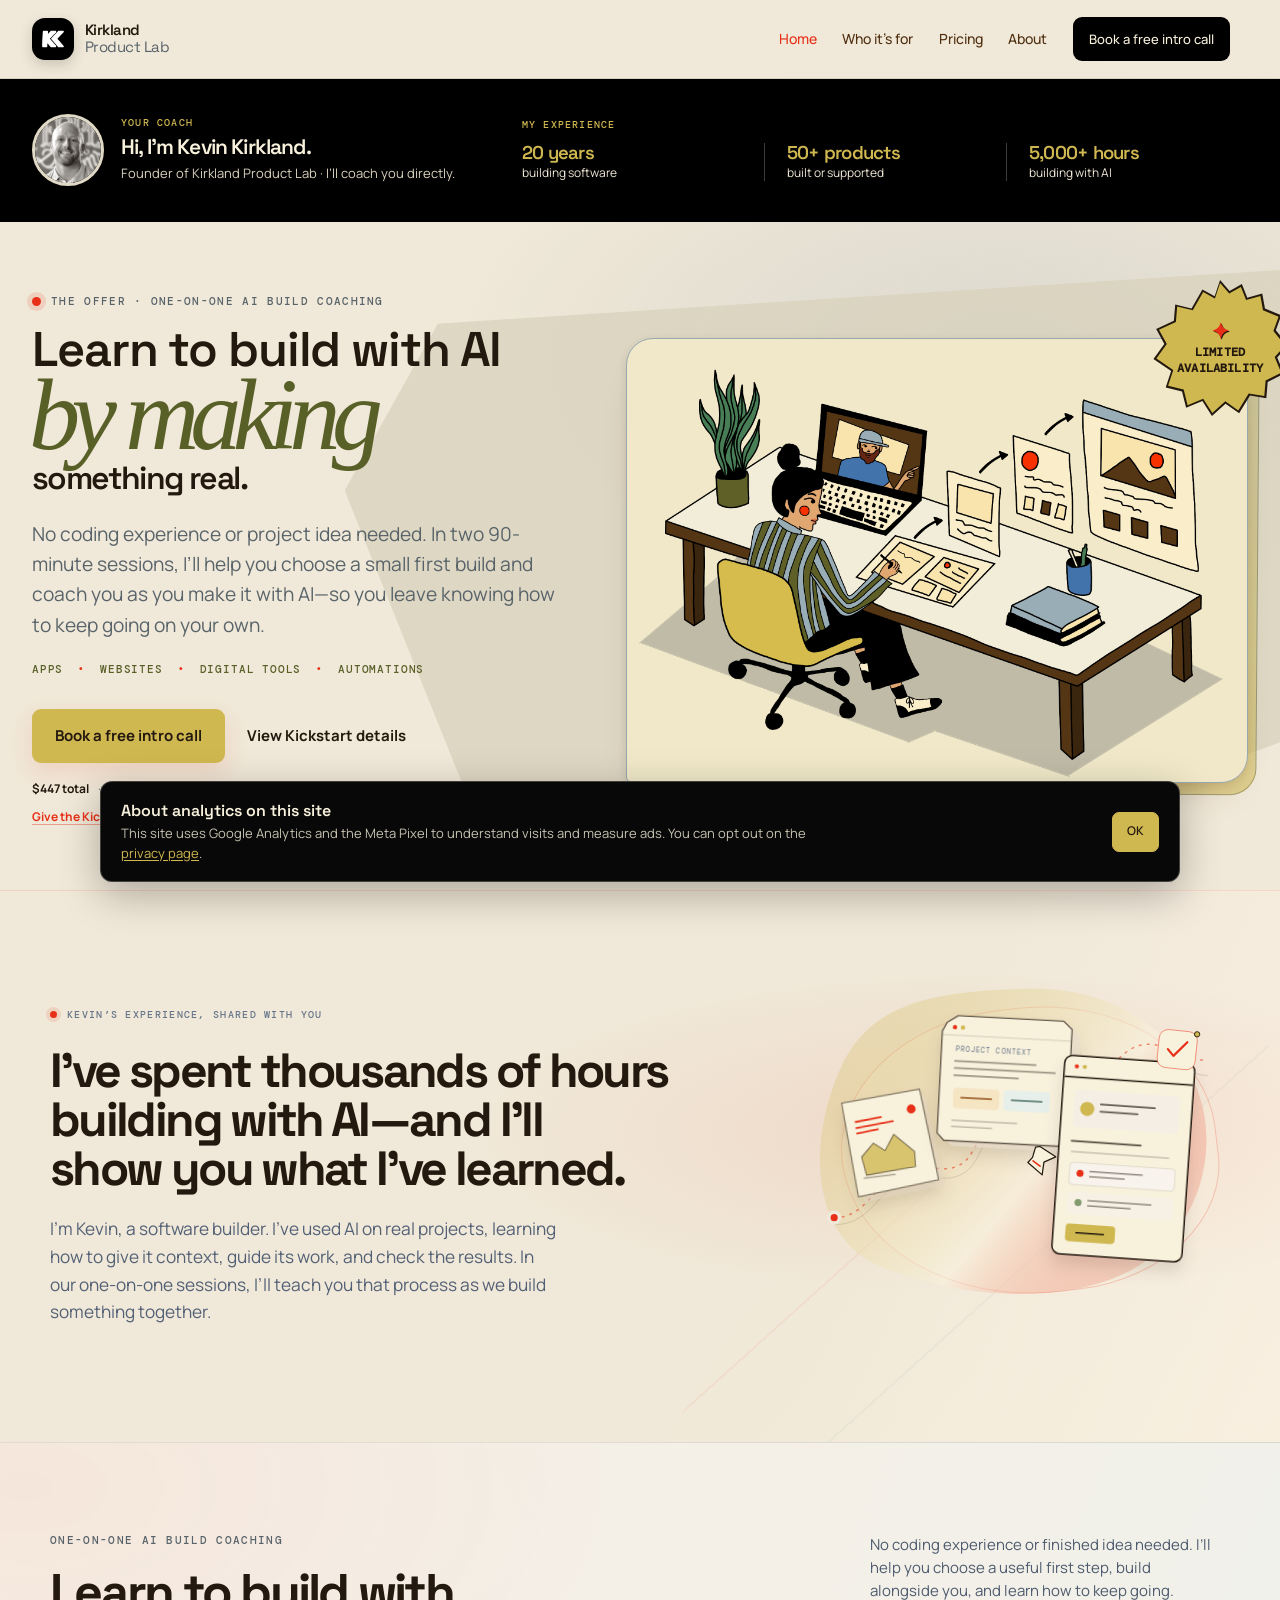
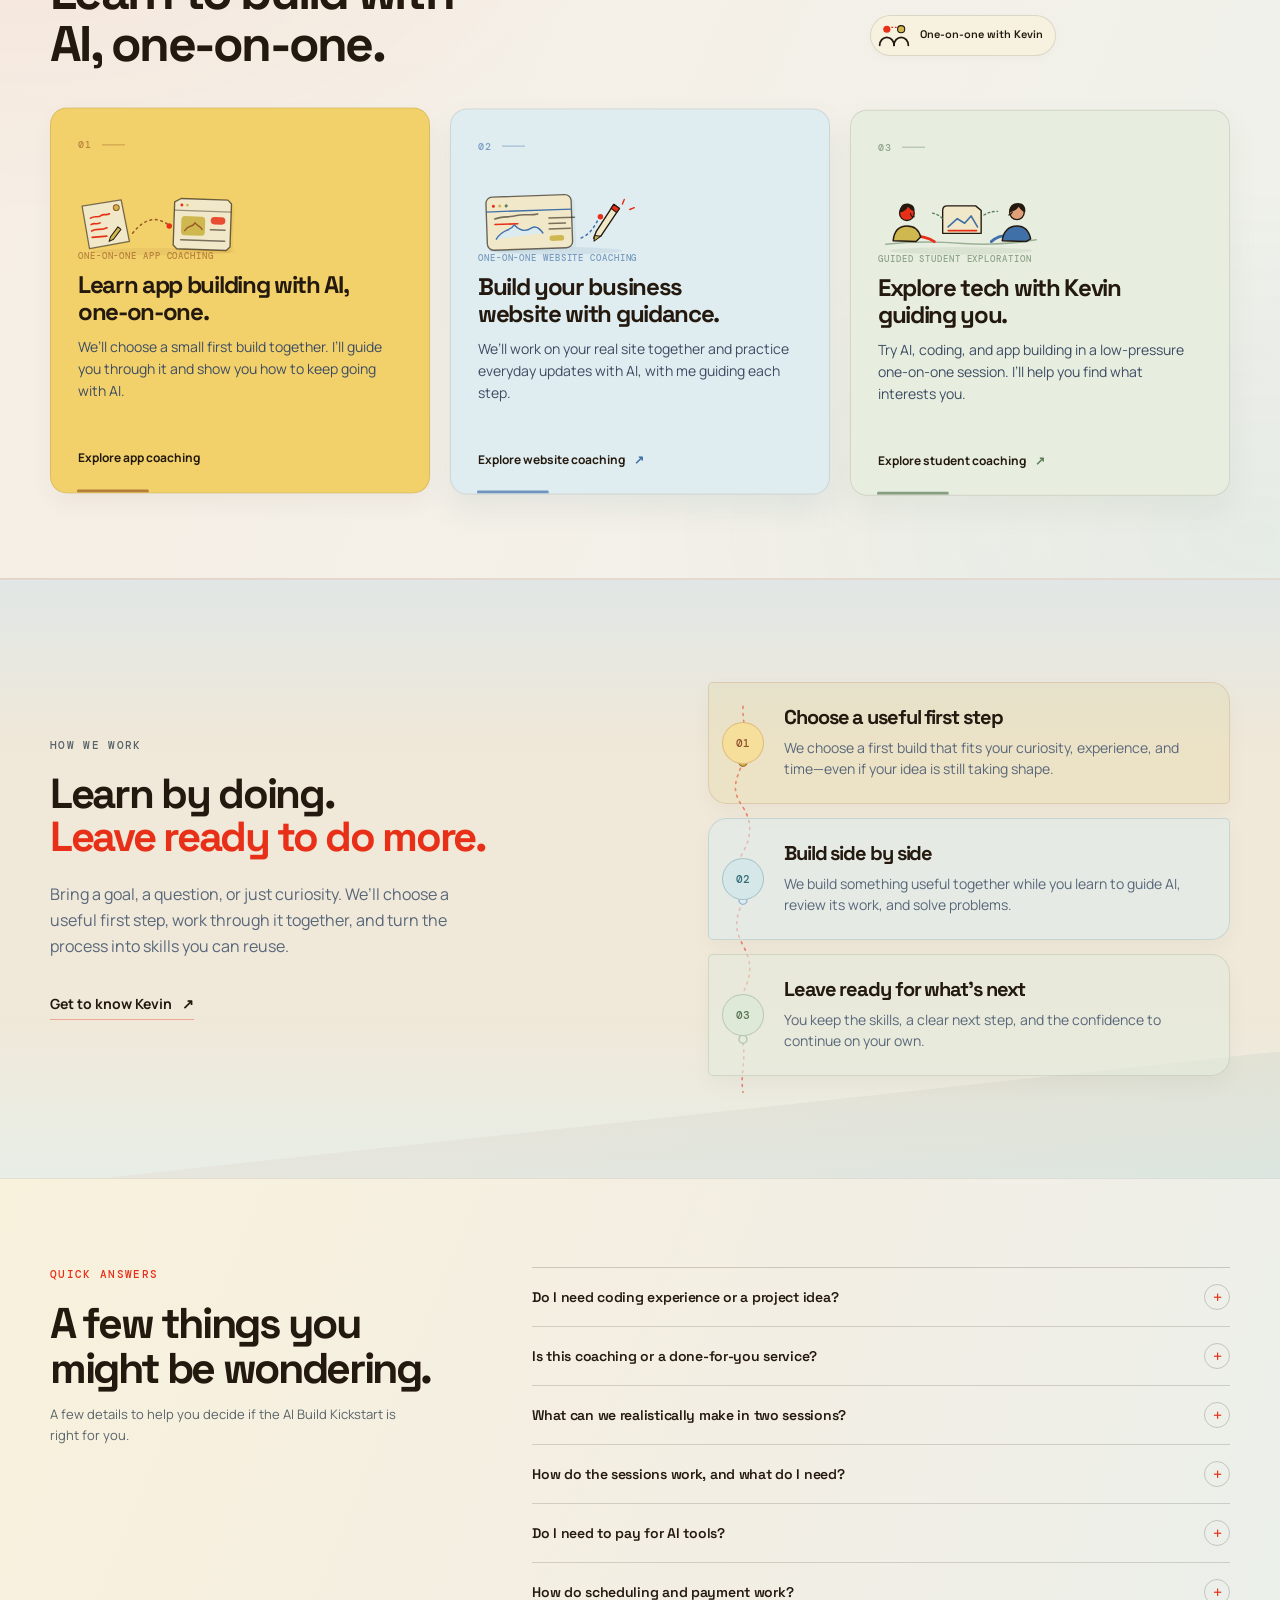
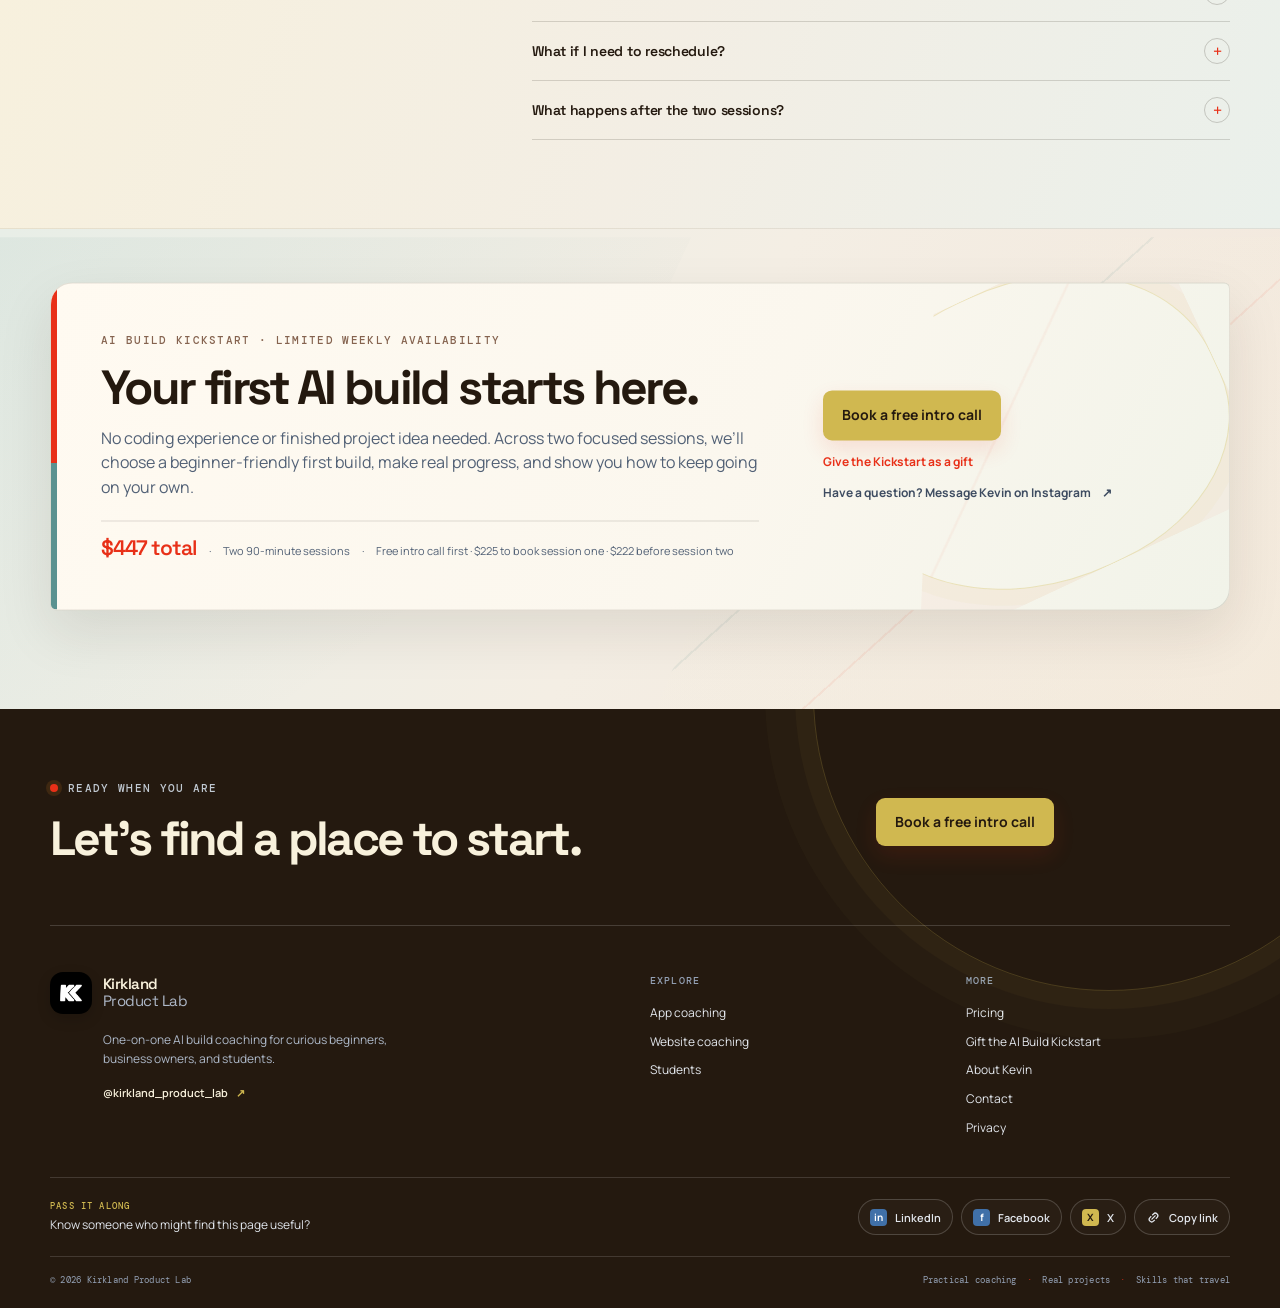
<file: index.html>
<!doctype html>
<html lang="en">
  <head>
    <meta charset="utf-8" />
    <meta name="viewport" content="width=device-width, initial-scale=1" />
    <meta name="description" content="Curious about building with AI? No coding experience or finished project idea needed. Build a first project with Kevin and learn how to keep going on your own." />
    <title>AI Building for Beginners | Kirkland Product Lab</title>
    <link rel="canonical" href="https://maverick1o.github.io/KPL/" />
    <meta name="theme-color" content="#f0e8d8" />
    <meta property="og:type" content="website" />
    <meta property="og:locale" content="en_US" />
    <meta property="og:site_name" content="Kirkland Product Lab" />
    <meta property="og:title" content="AI Building for Beginners | Kirkland Product Lab" />
    <meta property="og:description" content="Curious about building with AI? No coding experience or finished project idea needed. Build a first project with Kevin and learn how to keep going on your own." />
    <meta property="og:url" content="https://maverick1o.github.io/KPL/" />
    <meta property="og:image" content="https://maverick1o.github.io/KPL/assets/home-build-with-ai-illustration.png" />
    <meta property="og:image:alt" content="A learner creates a digital project at a desk, with a coach guiding them on screen." />
    <meta name="twitter:card" content="summary_large_image" />
    <meta name="twitter:title" content="AI Building for Beginners | Kirkland Product Lab" />
    <meta name="twitter:description" content="Curious about building with AI? No coding experience or finished project idea needed. Build a first project with Kevin and learn how to keep going on your own." />
    <meta name="twitter:image" content="https://maverick1o.github.io/KPL/assets/home-build-with-ai-illustration.png" />
    <script type="application/ld+json">
{
  "@context": "https://schema.org",
  "@graph": [
    {
      "@type": "Organization",
      "@id": "https://maverick1o.github.io/KPL/#organization",
      "name": "Kirkland Product Lab",
      "url": "https://maverick1o.github.io/KPL/",
      "logo": {
        "@type": "ImageObject",
        "url": "https://maverick1o.github.io/KPL/assets/kpl-icon.png"
      },
      "founder": {
        "@id": "https://maverick1o.github.io/KPL/#kevin-kirkland"
      },
      "sameAs": [
        "https://www.instagram.com/kirkland_product_lab/"
      ]
    },
    {
      "@type": "Person",
      "@id": "https://maverick1o.github.io/KPL/#kevin-kirkland",
      "name": "Kevin Kirkland",
      "jobTitle": "Software consultant and AI coach",
      "worksFor": {
        "@id": "https://maverick1o.github.io/KPL/#organization"
      }
    },
    {
      "@type": "WebSite",
      "@id": "https://maverick1o.github.io/KPL/#website",
      "url": "https://maverick1o.github.io/KPL/",
      "name": "Kirkland Product Lab",
      "publisher": {
        "@id": "https://maverick1o.github.io/KPL/#organization"
      },
      "inLanguage": "en-US"
    },
    {
      "@type": "WebPage",
      "@id": "https://maverick1o.github.io/KPL/#webpage",
      "url": "https://maverick1o.github.io/KPL/",
      "name": "AI Building for Beginners | Kirkland Product Lab",
      "description": "Curious about building with AI? No coding experience or finished project idea needed. Build a first project with Kevin and learn how to keep going on your own.",
      "isPartOf": {
        "@id": "https://maverick1o.github.io/KPL/#website"
      },
      "publisher": {
        "@id": "https://maverick1o.github.io/KPL/#organization"
      },
      "inLanguage": "en-US"
    }
  ]
}
    </script>
    <link rel="icon" href="assets/kpl-icon.png" />
    <link rel="stylesheet" href="styles.css?v=kpl-intro-call-20261119" />
    <script type="module" src="site.js?v=kpl-notice-only-20261119"></script>
    <!-- Meta Pixel Code -->
    <script>
var kplTrackingOptOut = false;
try { kplTrackingOptOut = localStorage.getItem('kpl-analytics-consent') === 'denied'; } catch (e) {}
if (!kplTrackingOptOut) {
!function(f,b,e,v,n,t,s)
{if(f.fbq)return;n=f.fbq=function(){n.callMethod?
n.callMethod.apply(n,arguments):n.queue.push(arguments)};
if(!f._fbq)f._fbq=n;n.push=n;n.loaded=!0;n.version='2.0';
n.queue=[];t=b.createElement(e);t.async=!0;
t.src=v;s=b.getElementsByTagName(e)[0];
s.parentNode.insertBefore(t,s)}(window, document,'script',
'https://connect.facebook.net/en_US/fbevents.js');
fbq('init', '1450840233862221');
fbq('track', 'PageView');
}
    </script>
    <noscript><img height="1" width="1" style="display:none"
src="https://www.facebook.com/tr?id=1450840233862221&ev=PageView&noscript=1"
/></noscript>
    <!-- End Meta Pixel Code -->
  </head>
  <body data-page="home"><div id="site">
    <a class="skip-link" href="#main">Skip to content</a>
    <header class="site-header">
      <div class="shell nav-shell">
        <a class="brand" href="./" aria-label="Kirkland Product Lab home">
          <span class="brand-mark"><img src="assets/kpl-icon.png" alt="" /></span>
          <span class="brand-name">Kirkland <b>Product Lab</b></span>
        </a>
        <button class="menu-toggle" type="button" aria-expanded="false" aria-controls="primary-nav">
          <span></span><span></span><span class="sr-only">Toggle navigation</span>
        </button>
        <nav class="primary-nav" id="primary-nav" aria-label="Main navigation">

    <a href="./" aria-current="page">Home</a>

    <a href="./#offers" >Who it’s for</a>

    <a href="pricing.html" >Pricing</a>

    <a href="about.html" >About</a>

          <a class="nav-cta" href="booking.html#booking-widget">Book a free intro call</a>
        </nav>
      </div>
    </header>

    <section class="coach-strip" aria-label="Your coach and Kevin's experience">
      <div class="coach-layout">
        <div class="coach-intro">
          <img class="coach-photo" src="assets/kevin-kirkland-02.jpg" alt="Kevin Kirkland" />
          <div><p class="coach-kicker">YOUR COACH</p><h2 class="coach-name">Hi, I’m Kevin Kirkland.</h2><p class="coach-role">Founder of Kirkland Product Lab · I’ll coach you directly.</p></div>
        </div>
        <div class="proof-wrap">
          <p class="proof-label">MY EXPERIENCE</p>
          <div class="proof-grid">
            <div class="proof-item"><span class="proof-value">20 years</span><p class="proof-description">building software</p></div>
            <div class="proof-item"><span class="proof-value">50+ products</span><p class="proof-description">built or supported</p></div>
            <div class="proof-item"><span class="proof-value">5,000+ hours</span><p class="proof-description">building with AI</p></div>
          </div>
        </div>
      </div>
    </section>
    <main id="main">
      <section class="home-hero" id="home-offer" aria-label="One-on-one AI build coaching offer">
        <div class="hero-grid">
          <div class="hero-copy">
            <p class="eyebrow"><span class="eyebrow-dot" aria-hidden="true"></span> THE OFFER · ONE-ON-ONE AI BUILD COACHING</p>
            <h1><span class="title-lead">Learn to build with AI</span><span class="title-word">by making</span><span class="title-follow">something real.</span></h1>
            <p class="hero-lede">No coding experience or project idea needed. In two 90-minute sessions, I’ll help you choose a small first build and coach you as you make it with AI—so you leave knowing how to keep going on your own.</p>
            <ul class="project-types" aria-label="Project examples"><li>Apps</li><li>Websites</li><li>Digital tools</li><li>Automations</li></ul>
            <div class="hero-actions"><a class="button button-lime" href="booking.html#booking-widget">Book a free intro call</a><a class="text-link" href="#starter-offer">View Kickstart details</a></div>
            <p class="offer-details"><strong>$447 total</strong><span aria-hidden="true">·</span><span>Two private 90-minute sessions</span><span aria-hidden="true">·</span><span>Free 15-minute intro call first</span><span aria-hidden="true">·</span><a href="gift.html" class="offer-gift-link">Give the Kickstart as a gift</a></p>
          </div>
          <figure class="hero-art">
            <div class="art-stack"><div class="art-plate"><img src="assets/home-build-with-ai-illustration.png" alt="A learner creates a digital project at a desk, with a coach guiding them on screen." /></div></div>
            <div class="availability-badge">
              <span class="availability-badge-spark" aria-hidden="true">✦</span>
              <span class="availability-badge-label"><span>Limited</span><span>Availability</span></span>
            </div>
          </figure>
        </div>
      </section>

      <section class="section intro-section" id="intro">
        <div class="shell intro-grid">
          <div class="intro-copy">
            <p class="eyebrow"><span class="eyebrow-dot" aria-hidden="true"></span> KEVIN’S EXPERIENCE, SHARED WITH YOU</p>
            <h2>I’ve spent thousands of hours building with AI—and I’ll show you what I’ve learned.</h2>
            <p class="section-lede">I’m Kevin, a software builder. I’ve used AI on real projects, learning how to give it context, guide its work, and check the results. In our one-on-one sessions, I’ll teach you that process as we build something together.</p>
          </div>
          <figure class="intro-art" data-parallax="0.04">
            <svg viewBox="0 0 480 390" role="img" aria-labelledby="idea-art-title idea-art-desc">
              <title id="idea-art-title">How Kevin turns AI into useful project work</title>
              <desc id="idea-art-desc">A project idea is shaped with useful context, tested in an app, and refined with careful human review before it is ready to use.</desc>
              <defs>
                <linearGradient id="idea-wash" x1="62" y1="45" x2="420" y2="352" gradientUnits="userSpaceOnUse">
                  <stop stop-color="#d0b850" stop-opacity=".25" />
                  <stop offset=".58" stop-color="#f8f1dc" stop-opacity=".62" />
                  <stop offset="1" stop-color="#e83018" stop-opacity=".1" />
                </linearGradient>
                <filter id="idea-shadow" x="25" y="36" width="442" height="334" color-interpolation-filters="sRGB" filterUnits="userSpaceOnUse">
                  <feDropShadow dx="0" dy="11" stdDeviation="9" flood-color="#24190f" flood-opacity=".12" />
                </filter>
              </defs>
              <path d="M251 25c89-2 165 40 192 113 31 83-9 176-86 210-74 33-189 26-280-14C8 297 4 196 42 113 77 37 154 28 251 25Z" fill="url(#idea-wash)" />
              <path d="M34 283c36 0 44-37 75-52 27-13 45 4 66-7 27-14 23-67 57-82 29-13 51 11 77 3 29-9 42-53 74-57 26-3 43 17 72 18" fill="none" stroke="#e83018" stroke-opacity=".53" stroke-width="1.7" stroke-linecap="round" stroke-dasharray="2 7" />
              <path d="M34 291c40 0 47-35 78-50 26-12 43 5 66-7 27-14 25-63 57-77 28-12 51 11 77 3 29-9 42-50 73-54 24-3 44 16 70 17" fill="none" stroke="#24190f" stroke-opacity=".13" stroke-width="1.1" stroke-linecap="round" />
              <circle cx="34" cy="283" r="6" fill="#e83018" stroke="#f0e8d8" stroke-width="4" />

              <g transform="rotate(-7 95 205)" filter="url(#idea-shadow)">
                <path d="M55 155 144 150l9 104-92 8Z" fill="#e7d8c5" fill-opacity=".48" />
                <path d="M49 148 138 143l9 104-92 8Z" fill="#f8f1dc" stroke="#24190f" stroke-opacity=".52" stroke-width="1.4" stroke-linejoin="round" />
                <path d="m62 171 29-2m-29 9 42-3m-42 9 24-2" stroke="#e83018" stroke-width="2" stroke-linecap="round" />
                <path d="m64 211 15-14 12 10 12-17 21 22-1 17-56 3Z" fill="#d0b850" fill-opacity=".78" stroke="#24190f" stroke-opacity=".55" stroke-width="1.2" stroke-linejoin="round" />
                <path d="M64 235h35" stroke="#24190f" stroke-opacity=".36" stroke-width="1.7" stroke-linecap="round" />
                <circle cx="126" cy="164" r="5" fill="#e83018" />
              </g>

              <g transform="rotate(3 239 131)" filter="url(#idea-shadow)">
                <path d="m167 73 12-8h119l10 9v124l-9 8H170l-8-8V83Z" fill="#eadfce" fill-opacity=".7" />
                <path d="m158 67 12-8h119l10 9v124l-9 8H161l-8-8V77Z" fill="#f8f1dc" stroke="#24190f" stroke-opacity=".68" stroke-width="1.5" stroke-linejoin="round" />
                <path d="M153 81h146" stroke="#24190f" stroke-opacity=".18" />
                <circle cx="167" cy="72" r="2.5" fill="#e83018" />
                <circle cx="176" cy="72" r="2.5" fill="#d0b850" />
                <text x="169" y="99" fill="#66758a" font-family="DM Mono, monospace" font-size="8" letter-spacing="1.2">PROJECT CONTEXT</text>
                <path d="M169 110h91m-91 8h113m-113 8h72" stroke="#24190f" stroke-opacity=".42" stroke-width="2" stroke-linecap="round" />
                <rect x="169" y="140" width="52" height="23" rx="4" fill="#f5e5c3" />
                <path d="M178 151h34" stroke="#9a5a25" stroke-opacity=".8" stroke-width="2" stroke-linecap="round" />
                <rect x="226" y="140" width="52" height="23" rx="4" fill="#e7efeb" />
                <path d="M235 151h34" stroke="#557970" stroke-opacity=".8" stroke-width="2" stroke-linecap="round" />
                <path d="M169 177h73m-73 7h45" stroke="#24190f" stroke-opacity=".25" stroke-width="1.7" stroke-linecap="round" />
              </g>

              <g transform="rotate(4 367 222)" filter="url(#idea-shadow)">
                <rect x="286" y="105" width="147" height="224" rx="9" fill="#f8f1dc" stroke="#24190f" stroke-width="1.7" />
                <path d="M287 129h145" stroke="#24190f" stroke-width="1.5" />
                <circle cx="300" cy="117" r="2.4" fill="#e83018" />
                <circle cx="309" cy="117" r="2.4" fill="#d0b850" />
                <rect x="300" y="143" width="119" height="42" rx="4" fill="#f4eee4" />
                <circle cx="315" cy="164" r="8" fill="#d0b850" />
                <path d="M330 158h61m-61 8h42" stroke="#24190f" stroke-opacity=".68" stroke-width="2" stroke-linecap="round" />
                <path d="M300 201h78" stroke="#24190f" stroke-opacity=".75" stroke-width="2.2" stroke-linecap="round" />
                <path d="M300 213h111" stroke="#24190f" stroke-opacity=".22" stroke-width="1.5" />
                <rect x="300" y="225" width="119" height="25" rx="4" fill="#f8f3ec" stroke="#24190f" stroke-opacity=".12" />
                <circle cx="312" cy="237" r="4" fill="#e83018" />
                <path d="M323 234h59m-59 6h39" stroke="#24190f" stroke-opacity=".48" stroke-width="1.7" stroke-linecap="round" />
                <rect x="300" y="258" width="119" height="25" rx="4" fill="#f7f0e5" />
                <circle cx="312" cy="270" r="4" fill="#829c70" />
                <path d="M323 267h71m-71 6h48" stroke="#24190f" stroke-opacity=".48" stroke-width="1.7" stroke-linecap="round" />
                <rect x="300" y="294" width="56" height="20" rx="4" fill="#d0b850" />
                <path d="M312 304h31" stroke="#24190f" stroke-width="1.8" stroke-linecap="round" />
              </g>

              <g transform="rotate(-8 280 217)">
                <path d="m268 201 16 14-14 4-4 14-14-16 6-5 5-11Z" fill="#f8f1dc" stroke="#24190f" stroke-width="1.4" stroke-linejoin="round" />
                <path d="m258 216 7 7" stroke="#e83018" stroke-width="1.8" stroke-linecap="round" />
              </g>
              <g transform="rotate(6 419 94)">
                <rect x="399" y="72" width="43" height="43" rx="10" fill="#f8f1dc" stroke="#e83018" stroke-opacity=".52" />
                <path d="m410 94 7 7 14-17" fill="none" stroke="#e83018" stroke-width="2.5" stroke-linecap="round" stroke-linejoin="round" />
                <circle cx="441" cy="74" r="3" fill="#d0b850" stroke="#24190f" stroke-width="1" />
              </g>
            </svg>
          </figure>
        </div>
      </section>

      <section class="section offers-section" id="offers" data-parallax-bg="0.025">
        <div class="shell">
          <div class="section-heading">
            <div><p class="eyebrow">ONE-ON-ONE AI BUILD COACHING</p><h2>Learn to build with AI, one-on-one.</h2></div>
            <div class="offers-intro">
              <p>No coding experience or finished idea needed. I’ll help you choose a useful first step, build alongside you, and learn how to keep going.</p>
              <div class="coach-note">
                <svg viewBox="0 0 38 32" aria-hidden="true">
                  <circle cx="11" cy="9" r="4" fill="#e83018" />
                  <path d="M3 27c0-5 3.6-9 8-9s8 4 8 9" fill="none" stroke="#24190f" stroke-width="2" stroke-linecap="round" />
                  <circle cx="27" cy="9" r="4" fill="#d0b850" stroke="#24190f" stroke-width="1.2" />
                  <path d="M19 27c0-5 3.6-9 8-9s8 4 8 9" fill="none" stroke="#24190f" stroke-width="2" stroke-linecap="round" />
                  <path d="M16 7h6" stroke="#e83018" stroke-width="1.5" stroke-dasharray="2 2" />
                </svg>
                <span>One-on-one with Kevin</span>
              </div>
            </div>
          </div>
          <div class="offer-grid">
            <article class="offer-card offer-card-lime" data-parallax="0.015">
              <div class="card-topline"><span class="card-index">01</span><span class="card-icon">&lt;/&gt;</span></div>
              <svg class="offer-art" data-parallax="0.05" viewBox="0 0 180 72" aria-hidden="true">
                <ellipse cx="92" cy="63" rx="79" ry="4" fill="#9a5a25" fill-opacity=".09" />
                <g transform="rotate(-5 32 36)">
                  <path d="M8 14 51 10l5 45-44 4Z" fill="#d8a735" fill-opacity=".19" />
                  <path d="M6 11 49 8l5 46-44 4Z" fill="#f0e8c8" stroke="#24190f" stroke-opacity=".58" stroke-width="1.4" stroke-linejoin="round" />
                  <circle cx="43" cy="16" r="3.2" fill="#d0b850" stroke="#9a5a25" stroke-width="1.1" />
                  <path d="M14 25c5-3 8 1 12-2 3-2 5 1 9-1M14 32c4-2 6 1 10-1M14 39c6-3 10 1 17-2M14 46h16" fill="none" stroke="#e83018" stroke-width="1.8" stroke-linecap="round" />
                  <path d="m34 47 9-10 3 3-9 10-5 2Z" fill="#d0b850" stroke="#24190f" stroke-width="1.1" stroke-linejoin="round" />
                </g>
                <path d="M59 43c14-17 26-19 41-8" fill="none" stroke="#9a5a25" stroke-width="1.7" stroke-dasharray="2 4" stroke-linecap="round" />
                <circle cx="99" cy="35" r="3" fill="#e83018" />
                <g transform="rotate(2 137 36)">
                  <path d="m107 13 7-4h51l4 4v47l-4 4h-54l-4-4Z" fill="#c99125" fill-opacity=".16" />
                  <path d="m104 10 7-4h51l4 4v47l-4 4h-54l-4-4Z" fill="#f0e8c8" stroke="#24190f" stroke-opacity=".65" stroke-width="1.5" stroke-linejoin="round" />
                  <path d="M104 19h62" stroke="#24190f" stroke-opacity=".42" stroke-width="1.3" />
                  <circle cx="112" cy="13" r="1.6" fill="#e83018" /><circle cx="118" cy="13" r="1.6" fill="#d0b850" />
                  <rect x="112" y="25" width="26" height="21" rx="4" fill="#d0b850" />
                  <path d="M116 41c5-8 8-3 11-9 3 4 6 3 8 7" fill="none" stroke="#9a5a25" stroke-width="1.5" stroke-linecap="round" />
                  <rect x="144" y="25" width="16" height="8" rx="4" fill="#e83018" fill-opacity=".84" />
                  <path d="M144 39h16M112 51h48" stroke="#24190f" stroke-opacity=".58" stroke-width="1.6" stroke-linecap="round" />
                </g>
              </svg>
              <p class="card-label">ONE-ON-ONE APP COACHING</p>
              <h3>Learn app building with AI, one-on-one.</h3>
              <p>We’ll choose a small first build together. I’ll guide you through it and show you how to keep going with AI.</p>
              <a class="card-link" href="app-building.html">Explore app coaching</a>
            </article>
            <article class="offer-card" data-parallax="0.018">
              <div class="card-topline"><span class="card-index">02</span><span class="card-icon">↗</span></div>
              <svg class="offer-art" data-parallax="0.046" viewBox="0 0 180 72" aria-hidden="true">
                <ellipse cx="84" cy="63" rx="73" ry="4" fill="#4070a8" fill-opacity=".1" />
                <g transform="rotate(-2 59 36)">
                  <path d="M13 13c0-4 3-7 7-7h79c4 0 7 3 7 7v44c0 4-3 7-7 7H20c-4 0-7-3-7-7Z" fill="#b8d0d5" fill-opacity=".3" />
                  <path d="M9 10c0-4 3-7 7-7h79c4 0 7 3 7 7v44c0 4-3 7-7 7H16c-4 0-7-3-7-7Z" fill="#f0e8c8" stroke="#24190f" stroke-opacity=".64" stroke-width="1.5" />
                  <path d="M9 19h93" stroke="#4070a8" stroke-width="1.4" />
                  <circle cx="17" cy="13" r="1.7" fill="#e83018" /><circle cx="24" cy="13" r="1.7" fill="#d0b850" /><circle cx="31" cy="13" r="1.7" fill="#5e7e5a" />
                  <path d="M18 27c8-3 16-1 24-3 8-2 15 1 23-1" fill="none" stroke="#24190f" stroke-opacity=".6" stroke-width="1.7" stroke-linecap="round" />
                  <path d="M18 33h25" stroke="#e83018" stroke-width="1.7" stroke-linecap="round" />
                  <path d="M19 49c8-12 15-7 20-15 5 6 11 9 19 4 4-2 8 0 12 6" fill="#dcebef" stroke="#4070a8" stroke-width="1.5" stroke-linecap="round" stroke-linejoin="round" />
                  <path d="M77 28h28M77 34h18M77 40h23" stroke="#24190f" stroke-opacity=".58" stroke-width="1.6" stroke-linecap="round" />
                  <rect x="77" y="47" width="16" height="6" rx="3" fill="#d0b850" />
                </g>
                <path d="M112 49c10-4 15-13 20-23" fill="none" stroke="#4070a8" stroke-width="1.7" stroke-dasharray="2 4" stroke-linecap="round" />
                <circle cx="133" cy="26" r="3" fill="#e83018" />
                <g transform="rotate(13 148 33)">
                  <path d="m143 13 7 3-13 34-7 4 1-8Z" fill="#f0e8c8" stroke="#24190f" stroke-width="1.5" stroke-linejoin="round" />
                  <path d="m143 13 7 3-2 5-7-3Z" fill="#e83018" stroke="#24190f" stroke-width="1.2" stroke-linejoin="round" />
                  <path d="m130 51 7-1-6 7Z" fill="#d0b850" stroke="#24190f" stroke-width="1.1" stroke-linejoin="round" />
                </g>
                <path d="m157 12 2-5m6 11 5-2" stroke="#e83018" stroke-width="1.6" stroke-linecap="round" />
              </svg>
              <p class="card-label">ONE-ON-ONE WEBSITE COACHING</p>
              <h3>Build your business website with guidance.</h3>
              <p>We’ll work on your real site together and practice everyday updates with AI, with me guiding each step.</p>
              <a class="card-link" href="website-building.html">Explore website coaching <span aria-hidden="true">↗</span></a>
            </article>
            <article class="offer-card" data-parallax="0.021">
              <div class="card-topline"><span class="card-index">03</span><span class="card-icon">✳</span></div>
              <svg class="offer-art" data-parallax="0.042" viewBox="0 0 180 72" aria-hidden="true">
                <ellipse cx="90" cy="64" rx="78" ry="4" fill="#5e7e5a" fill-opacity=".1" />
                <path d="M8 57c32-4 59-3 84-1 29 2 52 1 80-4" fill="none" stroke="#5e7e5a" stroke-opacity=".55" stroke-width="1.7" stroke-linecap="round" />
                <path d="M32 48c12-1 21 1 29 6" fill="none" stroke="#e83018" stroke-width="3" stroke-linecap="round" />
                <path d="M148 48c-10-2-18 0-25 6" fill="none" stroke="#4070a8" stroke-width="3" stroke-linecap="round" />
                <path d="M70 20c0-3 2-5 5-5h31l6 5v25H70Z" fill="#f0e8c8" stroke="#24190f" stroke-width="1.5" stroke-linejoin="round" />
                <path d="m76 38 10-9 8 5 7-8 7 12" fill="none" stroke="#4070a8" stroke-width="1.8" stroke-linecap="round" stroke-linejoin="round" />
                <path d="M76 42h31" stroke="#e83018" stroke-width="1.7" stroke-linecap="round" />
                <path d="M59 23c4 1 7 2 11 6m45-4c5-3 9-4 15-4" fill="none" stroke="#5e7e5a" stroke-width="1.5" stroke-dasharray="2 3" stroke-linecap="round" />
                <circle cx="31" cy="23" r="8" fill="#e83018" stroke="#24190f" stroke-width="1.5" />
                <path d="M23 22c0-7 5-11 11-9 4 1 6 4 5 8-3-1-5-3-7-5-2 4-5 6-9 6Z" fill="#24190f" />
                <path d="M16 53c1-10 6-16 15-16 8 0 13 4 15 12l-5 5Z" fill="#d0b850" stroke="#24190f" stroke-width="1.6" stroke-linejoin="round" />
                <path d="M35 23c0 3 2 4 4 4" fill="none" stroke="#24190f" stroke-width="1.2" stroke-linecap="round" />
                <circle cx="151" cy="22" r="8" fill="#e0a078" stroke="#24190f" stroke-width="1.5" />
                <path d="M143 22c-1-6 3-10 9-10 6 0 9 4 8 10-3-1-5-3-7-6-2 3-5 5-10 6Z" fill="#24190f" />
                <path d="M135 53c1-10 7-16 16-16 8 0 13 5 15 14l-5 3Z" fill="#4070a8" stroke="#24190f" stroke-width="1.6" stroke-linejoin="round" />
                <path d="M146 22c-1 2-2 3-4 3" fill="none" stroke="#24190f" stroke-width="1.2" stroke-linecap="round" />
              </svg>
              <p class="card-label">GUIDED STUDENT EXPLORATION</p>
              <h3>Explore tech with Kevin guiding you.</h3>
              <p>Try AI, coding, and app building in a low-pressure one-on-one session. I’ll help you find what interests you.</p>
              <a class="card-link" href="student-coaching.html">Explore student coaching <span aria-hidden="true">↗</span></a>
            </article>
          </div>
        </div>
      </section>

      <section class="section how-section" id="how-we-work" data-parallax-bg="0.016">
        <div class="shell how-grid">
          <div class="how-intro">
            <p class="eyebrow">HOW WE WORK</p>
            <h2>Learn by doing.<br /><span>Leave ready to do more.</span></h2>
            <p>Bring a goal, a question, or just curiosity. We’ll choose a useful first step, work through it together, and turn the process into skills you can reuse.</p>
            <a class="text-link" href="about.html">Get to know Kevin <span aria-hidden="true">↗</span></a>
          </div>
          <div class="steps-list">
              <svg class="steps-route" data-parallax="0.03" viewBox="0 0 70 394" preserveAspectRatio="none" aria-hidden="true">
              <path d="M35 4c-1 21 8 36 0 56-8 19-12 28 0 45 10 16 8 30 0 45-11 20 8 30 0 48-8 20-9 28 0 45 10 19 8 30 0 48-10 20-4 32 0 50 3 18-3 31 0 49" fill="none" stroke="#e83018" stroke-opacity=".56" stroke-width="1.6" stroke-linecap="round" stroke-dasharray="2 5" />
              <circle cx="35" cy="60" r="4" fill="#d0b850" stroke="#9a5a25" stroke-width="1.3" />
              <circle cx="35" cy="198" r="4" fill="#dcebef" stroke="#4070a8" stroke-width="1.3" />
              <circle cx="35" cy="337" r="4" fill="#e4ebdc" stroke="#5e7e5a" stroke-width="1.3" />
            </svg>
            <article class="step"><span>01</span><div><h3>Choose a useful first step</h3><p>We choose a first build that fits your curiosity, experience, and time—even if your idea is still taking shape.</p></div></article>
            <article class="step"><span>02</span><div><h3>Build side by side</h3><p>We build something useful together while you learn to guide AI, review its work, and solve problems.</p></div></article>
            <article class="step"><span>03</span><div><h3>Leave ready for what’s next</h3><p>You keep the skills, a clear next step, and the confidence to continue on your own.</p></div></article>
          </div>
        </div>
      </section>


    <section class="faq-section" id="kickstart-faq" aria-labelledby="kickstart-faq-title">
      <div class="shell faq-layout">
        <div class="faq-intro">
          <p class="eyebrow">QUICK ANSWERS</p>
          <h2 id="kickstart-faq-title">A few things you might be wondering.</h2>
          <p>A few details to help you decide if the AI Build Kickstart is right for you.</p>
        </div>
        <div class="faq-list">

            <details class="faq-item">
              <summary>Do I need coding experience or a project idea?</summary>
              <div class="faq-answer"><p>No. Bring a question, a goal, or just curiosity. We’ll choose a small first build together, and I’ll teach you as you build with AI.</p></div>
            </details>

            <details class="faq-item">
              <summary>Is this coaching or a done-for-you service?</summary>
              <div class="faq-answer"><p>It’s coaching. You’ll make the project decisions and work alongside me. I’ll guide the AI workflow, explain key choices, and help you get unstuck.</p></div>
            </details>

            <details class="faq-item">
              <summary>What can we realistically make in two sessions?</summary>
              <div class="faq-answer"><p>We’ll agree on a focused first milestone that fits three hours—often a simple first version or a useful improvement. A larger idea may need more work afterward.</p></div>
            </details>

            <details class="faq-item">
              <summary>How do the sessions work, and what do I need?</summary>
              <div class="faq-answer"><p>Sessions are live and remote on Google Meet with screen sharing, so you can work from home—it runs in your web browser, with no download needed. You’ll need a computer (a laptop or desktop, not just a phone) and a steady internet connection. I’ll send the Meet link with your prep details.</p></div>
            </details>

            <details class="faq-item">
              <summary>Do I need to pay for AI tools?</summary>
              <div class="faq-answer"><p>We’ll choose tools that fit the project and your budget. If a paid plan is needed, I’ll discuss it with you before you sign up or pay for anything.</p></div>
            </details>

            <details class="faq-item">
              <summary>How do scheduling and payment work?</summary>
              <div class="faq-answer"><p>Start with a free 15-minute intro call on Google Meet. If the Kickstart is a good fit, I’ll send you a link to book session one: $225 reserves it, and the remaining $222 is due before session two.</p></div>
            </details>

            <details class="faq-item">
              <summary>What if I need to reschedule?</summary>
              <div class="faq-answer"><p>Life happens. Let me know as early as you can, and we’ll find another time that works for both sessions.</p></div>
            </details>

            <details class="faq-item">
              <summary>What happens after the two sessions?</summary>
              <div class="faq-answer"><p>You’ll leave with a clear next step and a process you can use on your own. Optional monthly support is available, but there’s no automatic enrollment.</p></div>
            </details>

        </div>
      </div>
    </section>


      <section class="cta-section home-starter-cta" id="starter-offer" data-parallax-bg="0.02"><div class="shell cta-card home-starter-card" data-parallax="0.018"><div class="home-starter-copy"><p class="eyebrow eyebrow-light">AI BUILD KICKSTART · LIMITED WEEKLY AVAILABILITY</p><h2>Your first AI build starts here.</h2><p>No coding experience or finished project idea needed. Across two focused sessions, we’ll choose a beginner-friendly first build, make real progress, and show you how to keep going on your own.</p><p class="home-starter-details"><strong>$447 total</strong><span aria-hidden="true">·</span><span>Two 90-minute sessions</span><span aria-hidden="true">·</span><span>Free intro call first · $225 to book session one · $222 before session two</span></p></div><div class="home-starter-actions"><a class="button button-lime" href="booking.html#booking-widget">Book a free intro call</a><a class="text-link" href="gift.html">Give the Kickstart as a gift</a><a class="text-link" href="https://www.instagram.com/kirkland_product_lab/" target="_blank" rel="noopener noreferrer">Have a question? Message Kevin on Instagram <span aria-hidden="true">↗</span></a></div></div></section>
    </main>

    <footer class="site-footer" id="site-footer">
      <div class="shell footer-invite">
        <div class="footer-invite-copy">
          <p class="eyebrow"><span class="eyebrow-dot" aria-hidden="true"></span> READY WHEN YOU ARE</p>
          <h2>Let’s find a place to start.</h2>
        </div>
        <div class="footer-invite-action">
          <a class="button button-lime" href="booking.html#booking-widget">Book a free intro call</a>
        </div>
      </div>
      <div class="shell footer-main">
        <div class="footer-brand-block">
          <a class="brand brand-inverse" href="./" aria-label="Kirkland Product Lab home">
            <span class="brand-mark"><img src="assets/kpl-icon.png" alt="" /></span>
            <span class="brand-name">Kirkland <b>Product Lab</b></span>
          </a>
          <p>One-on-one AI build coaching for curious beginners, business owners, and students.</p>
          <a class="footer-handle" href="https://www.instagram.com/kirkland_product_lab/" target="_blank" rel="noopener noreferrer">@kirkland_product_lab <span aria-hidden="true">↗</span></a>
        </div>
        <nav class="footer-links" aria-label="Footer navigation">
          <div><h3>Explore</h3><a href="app-building.html">App coaching</a><a href="website-building.html">Website coaching</a><a href="student-coaching.html">Students</a></div>
          <div><h3>More</h3><a href="pricing.html">Pricing</a><a href="gift.html">Gift the AI Build Kickstart</a><a href="about.html">About Kevin</a><a href="contact.html">Contact</a><a href="privacy.html">Privacy</a></div>
        </nav>
      </div>
      <div class="shell footer-share">
        <div class="footer-share-copy">
          <p class="footer-share-label">PASS IT ALONG</p>
          <p>Know someone who might find this page useful?</p>
        </div>
        <div class="footer-share-main">
          <div class="footer-share-actions" role="group" aria-label="Share this page">
            <a class="share-action" data-share-platform="linkedin" href="https://www.linkedin.com/sharing/share-offsite/?url=https%3A%2F%2Fmaverick1o.github.io%2FKPL%2F" target="_blank" rel="noopener noreferrer" aria-label="Share this page on LinkedIn"><span class="share-mark share-mark-linkedin" aria-hidden="true">in</span><span>LinkedIn</span></a>
            <a class="share-action" data-share-platform="facebook" href="https://www.facebook.com/sharer/sharer.php?u=https%3A%2F%2Fmaverick1o.github.io%2FKPL%2F" target="_blank" rel="noopener noreferrer" aria-label="Share this page on Facebook"><span class="share-mark share-mark-facebook" aria-hidden="true">f</span><span>Facebook</span></a>
            <a class="share-action" data-share-platform="x" href="https://twitter.com/intent/tweet?text=One-on-one%20AI%20build%20coaching%20for%20curious%20beginners%20with%20Kevin%20Kirkland.&url=https%3A%2F%2Fmaverick1o.github.io%2FKPL%2F" target="_blank" rel="noopener noreferrer" aria-label="Share this page on X"><span class="share-mark share-mark-x" aria-hidden="true">X</span><span>X</span></a>
            <button class="share-action" type="button" data-copy-page-link><svg viewBox="0 0 24 24" aria-hidden="true"><path d="M8.7 15.3a1 1 0 0 1 0-1.4l5.2-5.2a1 1 0 1 1 1.4 1.4l-5.2 5.2a1 1 0 0 1-1.4 0ZM7 17a3 3 0 0 1 0-4.2l2.1-2.1-1.4-1.4-2.1 2.1a5 5 0 0 0 7.1 7.1l2.1-2.1-1.4-1.4L11.2 17A3 3 0 0 1 7 17Zm10-10a3 3 0 0 1 0 4.2l-2.1 2.1 1.4 1.4 2.1-2.1a5 5 0 0 0-7.1-7.1L9.2 7.6l1.4 1.4L12.8 7A3 3 0 0 1 17 7Z"/></svg><span>Copy link</span></button>
            <button class="share-action share-native-action" type="button" data-native-share hidden><svg viewBox="0 0 24 24" aria-hidden="true"><path d="M18 16.1a3 3 0 0 0-2.4 1.2l-6.9-4a3.1 3.1 0 0 0 0-2.6l6.9-4A3 3 0 1 0 14.7 5c0 .2 0 .4.1.6l-6.9 4a3 3 0 1 0 0 4.8l6.9 4a3 3 0 1 0 3.2-2.3Z"/></svg><span>Share</span></button>
          </div>
          <span class="footer-share-feedback" data-share-feedback role="status" aria-live="polite"></span>
        </div>
      </div>
      <div class="shell footer-bottom"><span>© <span data-year>2026</span> Kirkland Product Lab</span><span>Practical coaching <i>·</i> Real projects <i>·</i> Skills that travel</span></div>
    </footer>
</div>
</body>
</html>
</file>
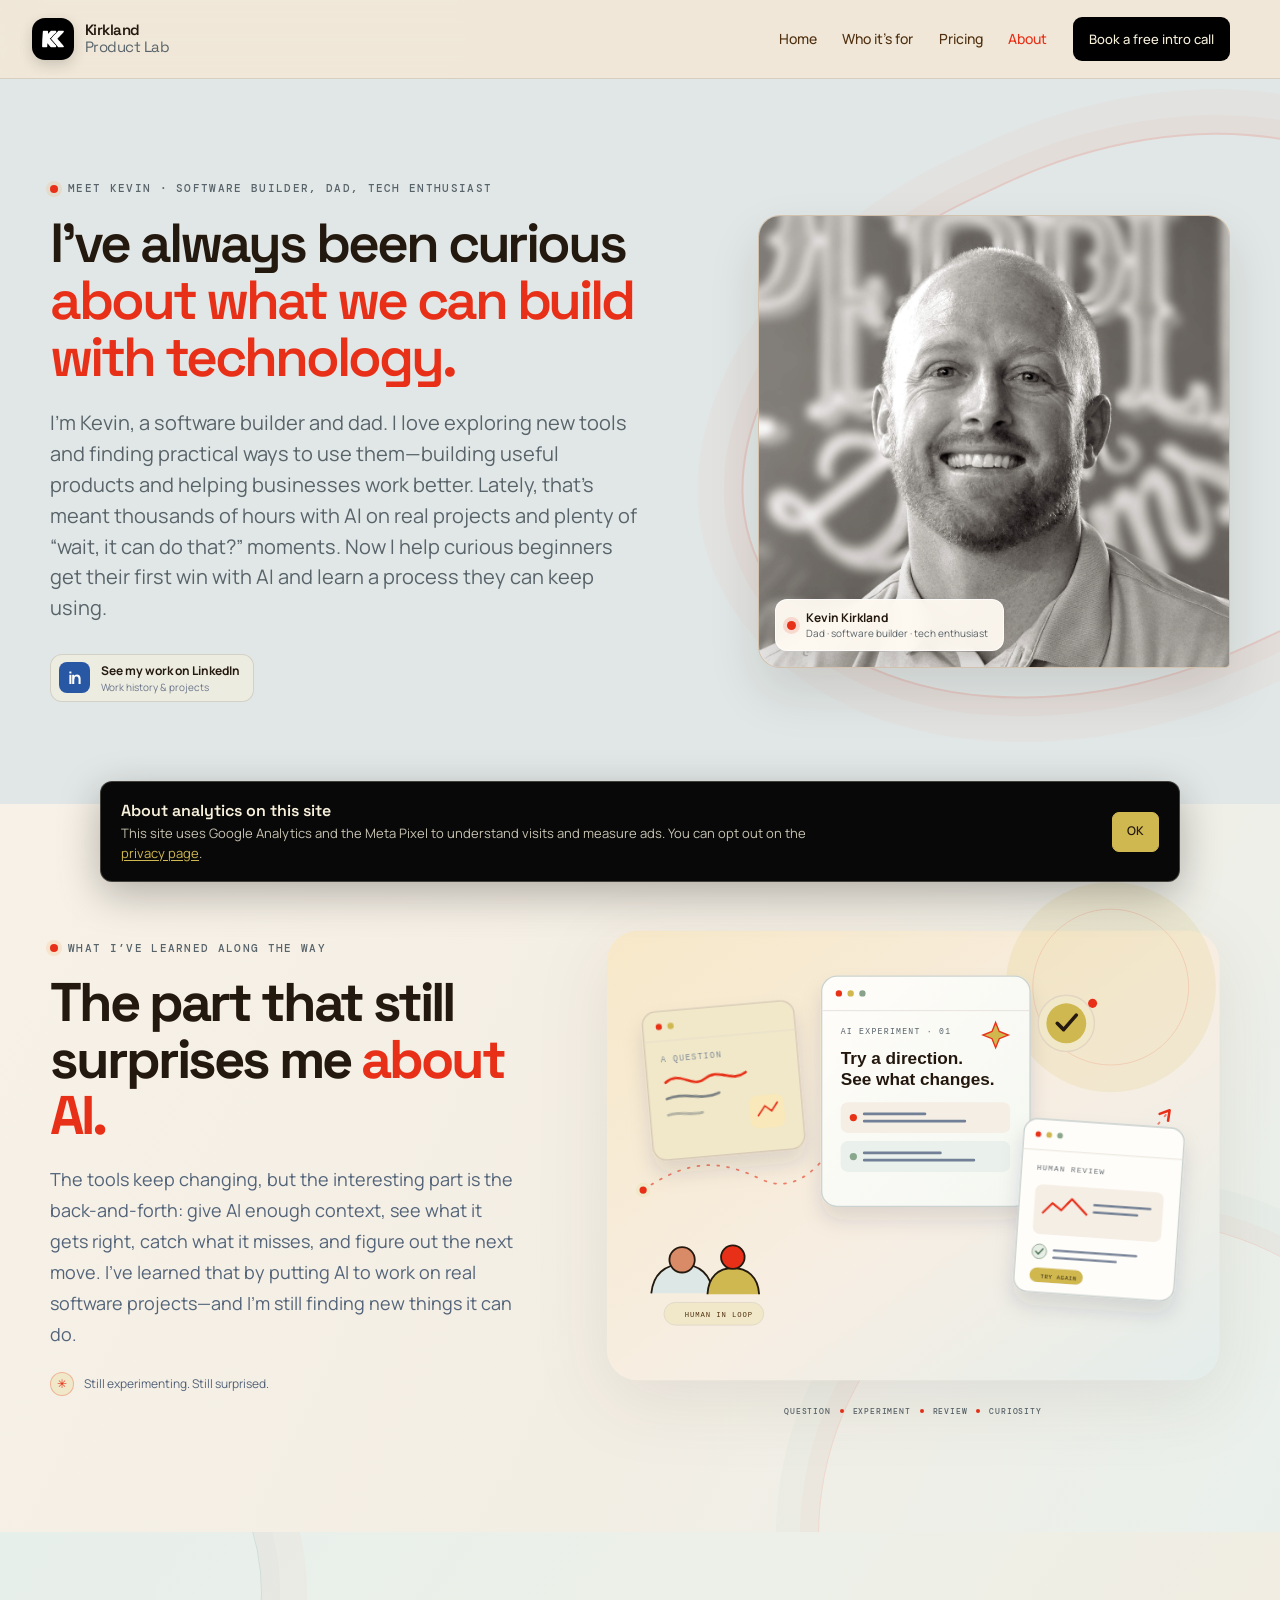
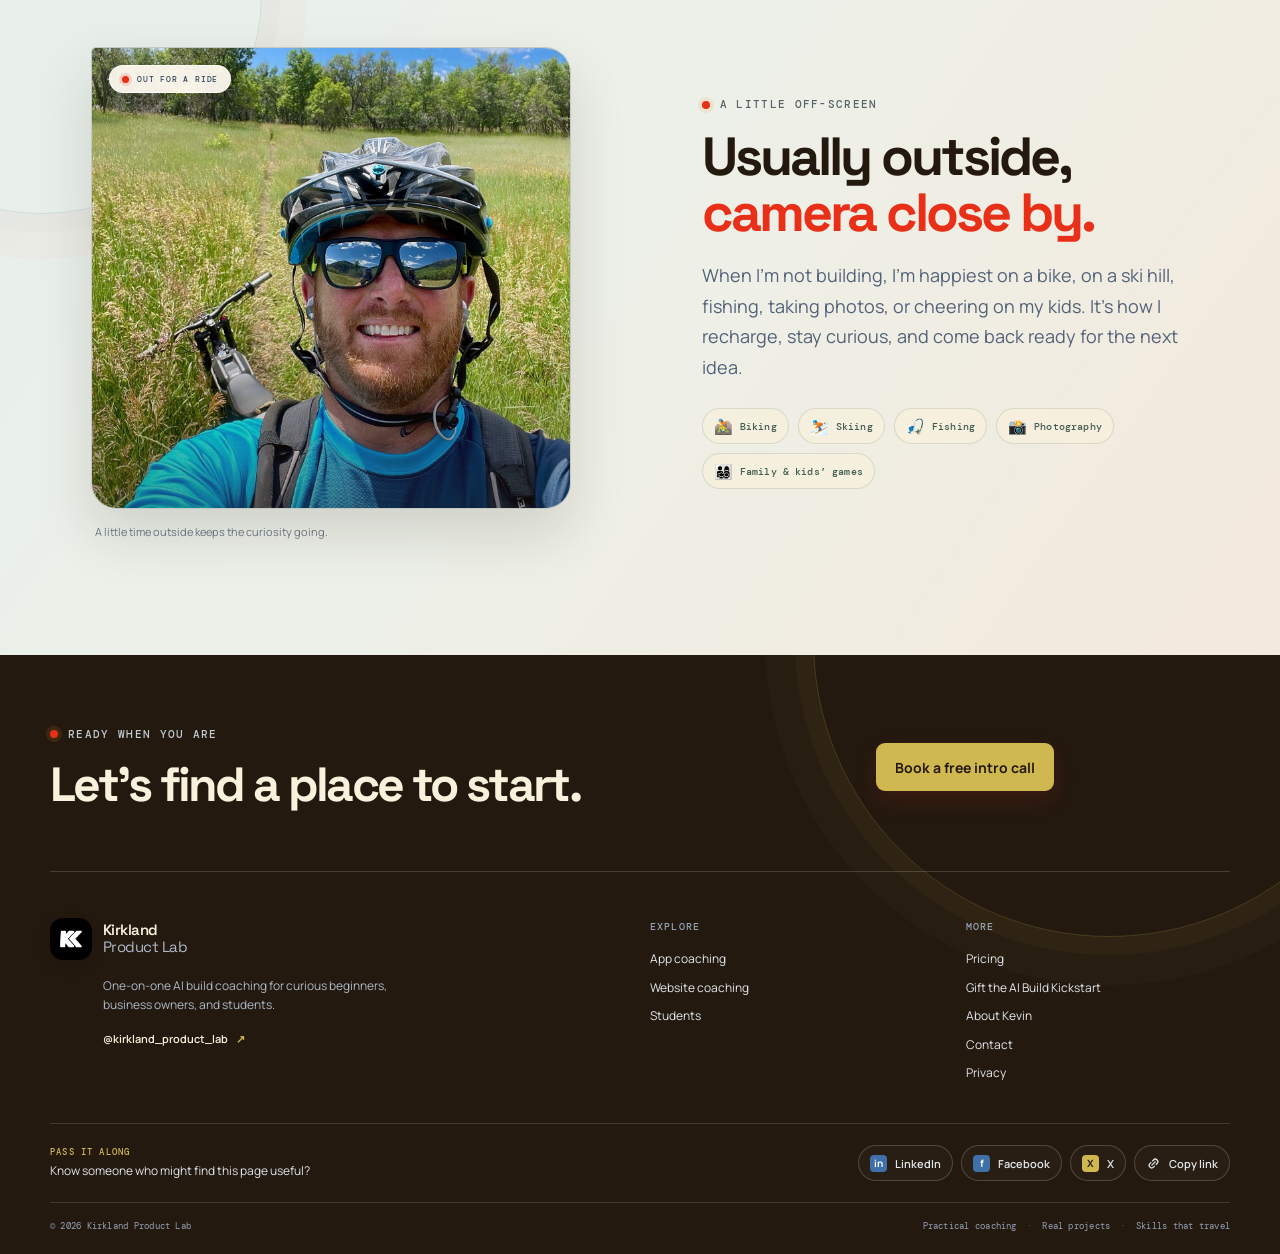
<file: about.html>
<!doctype html>
<html lang="en">
  <head>
    <meta charset="utf-8" />
    <meta name="viewport" content="width=device-width, initial-scale=1" />
    <meta name="description" content="Meet Kevin Kirkland, software builder and AI coach. Learn how his hands-on approach helps beginners go from curiosity to a first build—and keep building on their own." />
    <title>Meet Kevin Kirkland | Kirkland Product Lab</title>
    <link rel="canonical" href="https://maverick1o.github.io/KPL/about.html" />
    <meta name="theme-color" content="#f0e8d8" />
    <meta property="og:type" content="website" />
    <meta property="og:locale" content="en_US" />
    <meta property="og:site_name" content="Kirkland Product Lab" />
    <meta property="og:title" content="Meet Kevin Kirkland | Kirkland Product Lab" />
    <meta property="og:description" content="Meet Kevin Kirkland, software builder and AI coach. Learn how his hands-on approach helps beginners go from curiosity to a first build—and keep building on their own." />
    <meta property="og:url" content="https://maverick1o.github.io/KPL/about.html" />
    <meta property="og:image" content="https://maverick1o.github.io/KPL/assets/home-build-with-ai-illustration.png" />
    <meta property="og:image:alt" content="A coach and client collaborate on a digital project." />
    <meta name="twitter:card" content="summary_large_image" />
    <meta name="twitter:title" content="Meet Kevin Kirkland | Kirkland Product Lab" />
    <meta name="twitter:description" content="Meet Kevin Kirkland, software builder and AI coach. Learn how his hands-on approach helps beginners go from curiosity to a first build—and keep building on their own." />
    <meta name="twitter:image" content="https://maverick1o.github.io/KPL/assets/home-build-with-ai-illustration.png" />
    <script type="application/ld+json">
{
  "@context": "https://schema.org",
  "@graph": [
    {
      "@type": "Organization",
      "@id": "https://maverick1o.github.io/KPL/#organization",
      "name": "Kirkland Product Lab",
      "url": "https://maverick1o.github.io/KPL/",
      "logo": {
        "@type": "ImageObject",
        "url": "https://maverick1o.github.io/KPL/assets/kpl-icon.png"
      },
      "founder": {
        "@id": "https://maverick1o.github.io/KPL/#kevin-kirkland"
      },
      "sameAs": [
        "https://www.instagram.com/kirkland_product_lab/"
      ]
    },
    {
      "@type": "Person",
      "@id": "https://maverick1o.github.io/KPL/#kevin-kirkland",
      "name": "Kevin Kirkland",
      "jobTitle": "Software consultant and AI coach",
      "sameAs": [
        "https://www.instagram.com/kevin_kirkland/",
        "https://www.linkedin.com/in/kevinkirkland11/"
      ],
      "worksFor": {
        "@id": "https://maverick1o.github.io/KPL/#organization"
      }
    },
    {
      "@type": "WebSite",
      "@id": "https://maverick1o.github.io/KPL/#website",
      "url": "https://maverick1o.github.io/KPL/",
      "name": "Kirkland Product Lab",
      "publisher": {
        "@id": "https://maverick1o.github.io/KPL/#organization"
      },
      "inLanguage": "en-US"
    },
    {
      "@type": "AboutPage",
      "@id": "https://maverick1o.github.io/KPL/about.html#webpage",
      "url": "https://maverick1o.github.io/KPL/about.html",
      "name": "Meet Kevin Kirkland | Kirkland Product Lab",
      "description": "Meet Kevin Kirkland, software builder and AI coach. Learn how his hands-on approach helps beginners go from curiosity to a first build—and keep building on their own.",
      "isPartOf": {
        "@id": "https://maverick1o.github.io/KPL/#website"
      },
      "publisher": {
        "@id": "https://maverick1o.github.io/KPL/#organization"
      },
      "inLanguage": "en-US",
      "about": {
        "@id": "https://maverick1o.github.io/KPL/#kevin-kirkland"
      }
    }
  ]
}
    </script>
    <link rel="icon" href="assets/kpl-icon.png" />
    <link rel="stylesheet" href="styles.css?v=kpl-intro-call-20261119" />
    <script type="module" src="site.js?v=kpl-notice-only-20261119"></script>
    <!-- Meta Pixel Code -->
    <script>
var kplTrackingOptOut = false;
try { kplTrackingOptOut = localStorage.getItem('kpl-analytics-consent') === 'denied'; } catch (e) {}
if (!kplTrackingOptOut) {
!function(f,b,e,v,n,t,s)
{if(f.fbq)return;n=f.fbq=function(){n.callMethod?
n.callMethod.apply(n,arguments):n.queue.push(arguments)};
if(!f._fbq)f._fbq=n;n.push=n;n.loaded=!0;n.version='2.0';
n.queue=[];t=b.createElement(e);t.async=!0;
t.src=v;s=b.getElementsByTagName(e)[0];
s.parentNode.insertBefore(t,s)}(window, document,'script',
'https://connect.facebook.net/en_US/fbevents.js');
fbq('init', '1450840233862221');
fbq('track', 'PageView');
}
    </script>
    <noscript><img height="1" width="1" style="display:none"
src="https://www.facebook.com/tr?id=1450840233862221&ev=PageView&noscript=1"
/></noscript>
    <!-- End Meta Pixel Code -->
  </head>
  <body data-page="about"><div id="site">
    <a class="skip-link" href="#main">Skip to content</a>
    <header class="site-header">
      <div class="shell nav-shell">
        <a class="brand" href="./" aria-label="Kirkland Product Lab home">
          <span class="brand-mark"><img src="assets/kpl-icon.png" alt="" /></span>
          <span class="brand-name">Kirkland <b>Product Lab</b></span>
        </a>
        <button class="menu-toggle" type="button" aria-expanded="false" aria-controls="primary-nav">
          <span></span><span></span><span class="sr-only">Toggle navigation</span>
        </button>
        <nav class="primary-nav" id="primary-nav" aria-label="Main navigation">

    <a href="./" >Home</a>

    <a href="./#offers" >Who it’s for</a>

    <a href="pricing.html" >Pricing</a>

    <a href="about.html" aria-current="page">About</a>

          <a class="nav-cta" href="booking.html#booking-widget">Book a free intro call</a>
        </nav>
      </div>
    </header>

    <main id="main">
      <section class="about-hero"><div class="shell about-grid"><div class="about-intro"><p class="eyebrow"><span class="eyebrow-dot"></span> MEET KEVIN · SOFTWARE BUILDER, DAD, TECH ENTHUSIAST</p><h1>I’ve always been curious<br /><span>about what we can build with technology.</span></h1><p class="hero-lede">I’m Kevin, a software builder and dad. I love exploring new tools and finding practical ways to use them—building useful products and helping businesses work better. Lately, that’s meant thousands of hours with AI on real projects and plenty of “wait, it can do that?” moments. Now I help curious beginners get their first win with AI and learn a process they can keep using.</p><div class="about-hero-actions"><a class="linkedin-profile-link" href="https://www.linkedin.com/in/kevinkirkland11/" target="_blank" rel="noopener noreferrer"><span class="linkedin-mark" aria-hidden="true">in</span><span><b>See my work on LinkedIn</b><small>Work history &amp; projects</small></span></a></div></div><aside class="about-profile" aria-label="Portrait of Kevin Kirkland"><figure class="about-portrait"><img src="assets/kevin-kirkland-02.jpg" width="2750" height="2133" fetchpriority="high" decoding="async" alt="Kevin smiling in a black-and-white portrait." /><figcaption><span class="about-portrait-dot" aria-hidden="true"></span><span><b>Kevin Kirkland</b><small>Dad · software builder · tech enthusiast</small></span></figcaption></figure></aside></div></section>
      <section class="about-method-section">
        <div class="shell about-method-grid">
          <div class="about-method-copy">
            <p class="eyebrow"><span class="eyebrow-dot" aria-hidden="true"></span> WHAT I’VE LEARNED ALONG THE WAY</p>
            <h2>The part that still surprises me <span>about AI.</span></h2>
            <p class="section-lede">The tools keep changing, but the interesting part is the back-and-forth: give AI enough context, see what it gets right, catch what it misses, and figure out the next move. I’ve learned that by putting AI to work on real software projects—and I’m still finding new things it can do.</p>
            <p class="about-method-note"><span aria-hidden="true">✳</span> Still experimenting. Still surprised.</p>
          </div>
          <figure class="about-method-art">
            <svg viewBox="0 0 700 520" role="img" aria-labelledby="about-workflow-title about-workflow-desc">
              <title id="about-workflow-title">How Kevin experiments with AI on real projects</title>
              <desc id="about-workflow-desc">A question takes shape with context, an AI experiment produces a result, and a person reviews it before deciding what to try next.</desc>
              <defs>
                <linearGradient id="workflow-wash" x1="0" y1="0" x2="1" y2="1"><stop stop-color="#f7e8c8"/><stop offset=".56" stop-color="#f7eee3"/><stop offset="1" stop-color="#e4edeb"/></linearGradient>
                <linearGradient id="workflow-screen" x1="0" y1="0" x2="1" y2="1"><stop stop-color="#fffdf9"/><stop offset="1" stop-color="#f4f7f1"/></linearGradient>
                <filter id="workflow-shadow" x="-25%" y="-25%" width="150%" height="160%"><feDropShadow dx="0" dy="14" stdDeviation="11" flood-color="#26364b" flood-opacity=".13"/></filter>
                <marker id="workflow-arrow" markerWidth="8" markerHeight="8" refX="6" refY="4" orient="auto"><path d="M1 1l5 3-5 3" fill="none" stroke="#e83018" stroke-width="1.4" stroke-linecap="round" stroke-linejoin="round"/></marker>
              </defs>
              <rect x="12" y="12" width="676" height="496" rx="34" fill="url(#workflow-wash)"/>
              <circle cx="568" cy="74" r="116" fill="#d0b850" opacity=".14"/>
              <circle cx="568" cy="74" r="86" fill="none" stroke="#e83018" stroke-opacity=".15"/>
              <path d="M52 298c54-37 88-32 130-12s78-20 107-89 82-92 126-41 37 107 95 118 81-13 123-64" fill="none" stroke="#e83018" stroke-opacity=".58" stroke-width="2" stroke-dasharray="2 9" stroke-linecap="round" marker-end="url(#workflow-arrow)"/>
              <circle cx="52" cy="298" r="6" fill="#e83018" stroke="#f0e8c8" stroke-width="4"/>
              <g filter="url(#workflow-shadow)" transform="rotate(-5 141 180)">
                <rect x="57" y="95" width="168" height="164" rx="15" fill="#f0e8c8" stroke="#d8c9b7" stroke-width="1.5"/>
                <path d="M57 128h168" stroke="#e7dbce"/>
                <circle cx="75" cy="112" r="3.5" fill="#e83018"/><circle cx="88" cy="112" r="3.5" fill="#d0b850"/>
                <text x="74" y="151" fill="#738096" font-family="monospace" font-size="9" letter-spacing="1.4">A QUESTION</text>
                <path d="M77 174c18-13 28 10 44-1s28 8 45-3" fill="none" stroke="#e83018" stroke-width="3" stroke-linecap="round"/>
                <path d="M77 192c20-7 37 6 58-2" fill="none" stroke="#253550" stroke-opacity=".56" stroke-width="3" stroke-linecap="round"/>
                <path d="M77 210c14-4 23 3 38 0" fill="none" stroke="#253550" stroke-opacity=".3" stroke-width="3" stroke-linecap="round"/>
                <rect x="167" y="197" width="38" height="36" rx="8" fill="#f9e8b9"/>
                <path d="M176 219l8-10 7 6 7-9" fill="none" stroke="#e83018" stroke-width="2" stroke-linecap="round" stroke-linejoin="round"/>
              </g>
              <g filter="url(#workflow-shadow)">
                <rect x="249" y="62" width="230" height="254" rx="17" fill="url(#workflow-screen)" stroke="#cbd3d1" stroke-width="1.5"/>
                <path d="M249 100h230" stroke="#e5e2dc"/>
                <circle cx="268" cy="81" r="3.5" fill="#e83018"/><circle cx="281" cy="81" r="3.5" fill="#d0b850"/><circle cx="294" cy="81" r="3.5" fill="#88a38a"/>
                <text x="270" y="126" fill="#58636a" font-family="monospace" font-size="9" letter-spacing="1.4">AI EXPERIMENT · 01</text>
                <text x="270" y="159" fill="#24190f" font-family="Arial,sans-serif" font-size="19" font-weight="700">Try a direction.</text>
                <text x="270" y="182" fill="#24190f" font-family="Arial,sans-serif" font-size="19" font-weight="700">See what changes.</text>
                <rect x="270" y="201" width="187" height="34" rx="8" fill="#f5eee5"/>
                <circle cx="284" cy="218" r="4" fill="#e83018"/><path d="M296 214h67M296 222h111" stroke="#718096" stroke-width="3" stroke-linecap="round"/>
                <rect x="270" y="244" width="187" height="34" rx="8" fill="#eaf0eb"/>
                <circle cx="284" cy="261" r="4" fill="#89a78c"/><path d="M296 257h84M296 265h121" stroke="#718096" stroke-width="3" stroke-linecap="round"/>
                <path d="M441 113l4 10 10 4-10 4-4 10-4-10-10-4 10-4z" fill="#d0b850" stroke="#e83018" stroke-width="1.5"/>
              </g>
              <g filter="url(#workflow-shadow)" transform="rotate(4 553 313)">
                <rect x="467" y="224" width="177" height="191" rx="15" fill="#fffdf9" stroke="#c9d1cf" stroke-width="1.5"/>
                <path d="M467 258h177" stroke="#e6e1d9"/>
                <circle cx="483" cy="241" r="3.2" fill="#e83018"/><circle cx="495" cy="241" r="3.2" fill="#d0b850"/><circle cx="507" cy="241" r="3.2" fill="#89a78c"/>
                <text x="484" y="280" fill="#58636a" font-family="monospace" font-size="8.5" letter-spacing="1.2">HUMAN REVIEW</text>
                <rect x="484" y="296" width="142" height="55" rx="8" fill="#f5eee5"/>
                <path d="M494 327l10-11 10 7 11-13 17 16" fill="none" stroke="#e83018" stroke-width="2.5" stroke-linecap="round" stroke-linejoin="round"/>
                <path d="M550 315h62M550 323h48" stroke="#697990" stroke-width="2.5" stroke-linecap="round"/>
                <circle cx="493" cy="370" r="8" fill="#e7eee6" stroke="#8da78d"/>
                <path d="M489 370l3 3 5-6" fill="none" stroke="#477052" stroke-width="1.7" stroke-linecap="round" stroke-linejoin="round"/>
                <path d="M509 368h91M509 376h69" stroke="#738096" stroke-width="2.5" stroke-linecap="round"/>
                <rect x="484" y="388" width="59" height="16" rx="8" fill="#d0b850"/>
                <text x="496" y="399" fill="#24190f" font-family="monospace" font-size="6.5" letter-spacing=".6">TRY AGAIN</text>
              </g>
              <g transform="translate(61 360)">
                <path d="M0 52c2-21 15-32 34-32s32 11 34 32" fill="#dce7e6" stroke="#24190f" stroke-width="2"/>
                <circle cx="34" cy="15" r="14" fill="#d98a67" stroke="#24190f" stroke-width="2"/>
                <path d="M62 53c1-19 12-29 28-29s28 10 29 29" fill="#d0b850" stroke="#24190f" stroke-width="2"/>
                <circle cx="90" cy="12" r="13" fill="#e83018" stroke="#24190f" stroke-width="2"/>
                <rect x="14" y="62" width="110" height="25" rx="12.5" fill="#f0e8c8" stroke="#e2d7c9"/>
                <text x="37" y="78" fill="#503010" font-family="monospace" font-size="8" letter-spacing="1">HUMAN IN LOOP</text>
              </g>
              <g transform="translate(478 76)">
                <circle cx="41" cy="38" r="31" fill="#f0e8c8" stroke="#e3d4c3" stroke-width="1.5"/>
                <circle cx="41" cy="38" r="22" fill="#d0b850"/>
                <path d="M31 38l7 7 14-16" fill="none" stroke="#24190f" stroke-width="4" stroke-linecap="round" stroke-linejoin="round"/>
                <circle cx="70" cy="16" r="5" fill="#e83018"/>
              </g>
            </svg>
            <figcaption><span>QUESTION</span><i aria-hidden="true"></i><span>EXPERIMENT</span><i aria-hidden="true"></i><span>REVIEW</span><i aria-hidden="true"></i><span>CURIOSITY</span></figcaption>
          </figure>
        </div>
      </section>
      <section class="about-outside-section">
        <div class="shell about-outside-grid">
          <figure class="about-outside-photo">
            <div class="about-outside-photo-frame"><img src="assets/kevin-bike-ride.jpg" width="1440" height="1800" loading="lazy" decoding="async" alt="Kevin smiling on a mountain bike ride through a sunny meadow." /><span class="about-photo-tag"><i aria-hidden="true"></i> OUT FOR A RIDE</span></div>
            <figcaption>A little time outside keeps the curiosity going.</figcaption>
          </figure>
          <div class="about-outside-copy">
            <p class="eyebrow"><span class="eyebrow-dot" aria-hidden="true"></span> A LITTLE OFF-SCREEN</p>
            <h2>Usually outside, <span>camera close by.</span></h2>
            <p>When I’m not building, I’m happiest on a bike, on a ski hill, fishing, taking photos, or cheering on my kids. It’s how I recharge, stay curious, and come back ready for the next idea.</p>
            <div class="about-interest-list" aria-label="A few things Kevin enjoys">
              <span><i aria-hidden="true">🚵</i> Biking</span>
              <span><i aria-hidden="true">⛷️</i> Skiing</span>
              <span><i aria-hidden="true">🎣</i> Fishing</span>
              <span><i aria-hidden="true">📸</i> Photography</span>
              <span><i aria-hidden="true">👨‍👩‍👧‍👦</i> Family &amp; kids’ games</span>
            </div>
          </div>
        </div>
      </section>
    </main>

    <footer class="site-footer" id="site-footer">
      <div class="shell footer-invite">
        <div class="footer-invite-copy">
          <p class="eyebrow"><span class="eyebrow-dot" aria-hidden="true"></span> READY WHEN YOU ARE</p>
          <h2>Let’s find a place to start.</h2>
        </div>
        <div class="footer-invite-action">
          <a class="button button-lime" href="booking.html#booking-widget">Book a free intro call</a>
        </div>
      </div>
      <div class="shell footer-main">
        <div class="footer-brand-block">
          <a class="brand brand-inverse" href="./" aria-label="Kirkland Product Lab home">
            <span class="brand-mark"><img src="assets/kpl-icon.png" alt="" /></span>
            <span class="brand-name">Kirkland <b>Product Lab</b></span>
          </a>
          <p>One-on-one AI build coaching for curious beginners, business owners, and students.</p>
          <a class="footer-handle" href="https://www.instagram.com/kirkland_product_lab/" target="_blank" rel="noopener noreferrer">@kirkland_product_lab <span aria-hidden="true">↗</span></a>
        </div>
        <nav class="footer-links" aria-label="Footer navigation">
          <div><h3>Explore</h3><a href="app-building.html">App coaching</a><a href="website-building.html">Website coaching</a><a href="student-coaching.html">Students</a></div>
          <div><h3>More</h3><a href="pricing.html">Pricing</a><a href="gift.html">Gift the AI Build Kickstart</a><a href="about.html">About Kevin</a><a href="contact.html">Contact</a><a href="privacy.html">Privacy</a></div>
        </nav>
      </div>
      <div class="shell footer-share">
        <div class="footer-share-copy">
          <p class="footer-share-label">PASS IT ALONG</p>
          <p>Know someone who might find this page useful?</p>
        </div>
        <div class="footer-share-main">
          <div class="footer-share-actions" role="group" aria-label="Share this page">
            <a class="share-action" data-share-platform="linkedin" href="https://www.linkedin.com/sharing/share-offsite/?url=https%3A%2F%2Fmaverick1o.github.io%2FKPL%2Fabout.html" target="_blank" rel="noopener noreferrer" aria-label="Share this page on LinkedIn"><span class="share-mark share-mark-linkedin" aria-hidden="true">in</span><span>LinkedIn</span></a>
            <a class="share-action" data-share-platform="facebook" href="https://www.facebook.com/sharer/sharer.php?u=https%3A%2F%2Fmaverick1o.github.io%2FKPL%2Fabout.html" target="_blank" rel="noopener noreferrer" aria-label="Share this page on Facebook"><span class="share-mark share-mark-facebook" aria-hidden="true">f</span><span>Facebook</span></a>
            <a class="share-action" data-share-platform="x" href="https://twitter.com/intent/tweet?text=One-on-one%20AI%20build%20coaching%20for%20curious%20beginners%20with%20Kevin%20Kirkland.&url=https%3A%2F%2Fmaverick1o.github.io%2FKPL%2Fabout.html" target="_blank" rel="noopener noreferrer" aria-label="Share this page on X"><span class="share-mark share-mark-x" aria-hidden="true">X</span><span>X</span></a>
            <button class="share-action" type="button" data-copy-page-link><svg viewBox="0 0 24 24" aria-hidden="true"><path d="M8.7 15.3a1 1 0 0 1 0-1.4l5.2-5.2a1 1 0 1 1 1.4 1.4l-5.2 5.2a1 1 0 0 1-1.4 0ZM7 17a3 3 0 0 1 0-4.2l2.1-2.1-1.4-1.4-2.1 2.1a5 5 0 0 0 7.1 7.1l2.1-2.1-1.4-1.4L11.2 17A3 3 0 0 1 7 17Zm10-10a3 3 0 0 1 0 4.2l-2.1 2.1 1.4 1.4 2.1-2.1a5 5 0 0 0-7.1-7.1L9.2 7.6l1.4 1.4L12.8 7A3 3 0 0 1 17 7Z"/></svg><span>Copy link</span></button>
            <button class="share-action share-native-action" type="button" data-native-share hidden><svg viewBox="0 0 24 24" aria-hidden="true"><path d="M18 16.1a3 3 0 0 0-2.4 1.2l-6.9-4a3.1 3.1 0 0 0 0-2.6l6.9-4A3 3 0 1 0 14.7 5c0 .2 0 .4.1.6l-6.9 4a3 3 0 1 0 0 4.8l6.9 4a3 3 0 1 0 3.2-2.3Z"/></svg><span>Share</span></button>
          </div>
          <span class="footer-share-feedback" data-share-feedback role="status" aria-live="polite"></span>
        </div>
      </div>
      <div class="shell footer-bottom"><span>© <span data-year>2026</span> Kirkland Product Lab</span><span>Practical coaching <i>·</i> Real projects <i>·</i> Skills that travel</span></div>
    </footer>
</div>
</body>
</html>
</file>
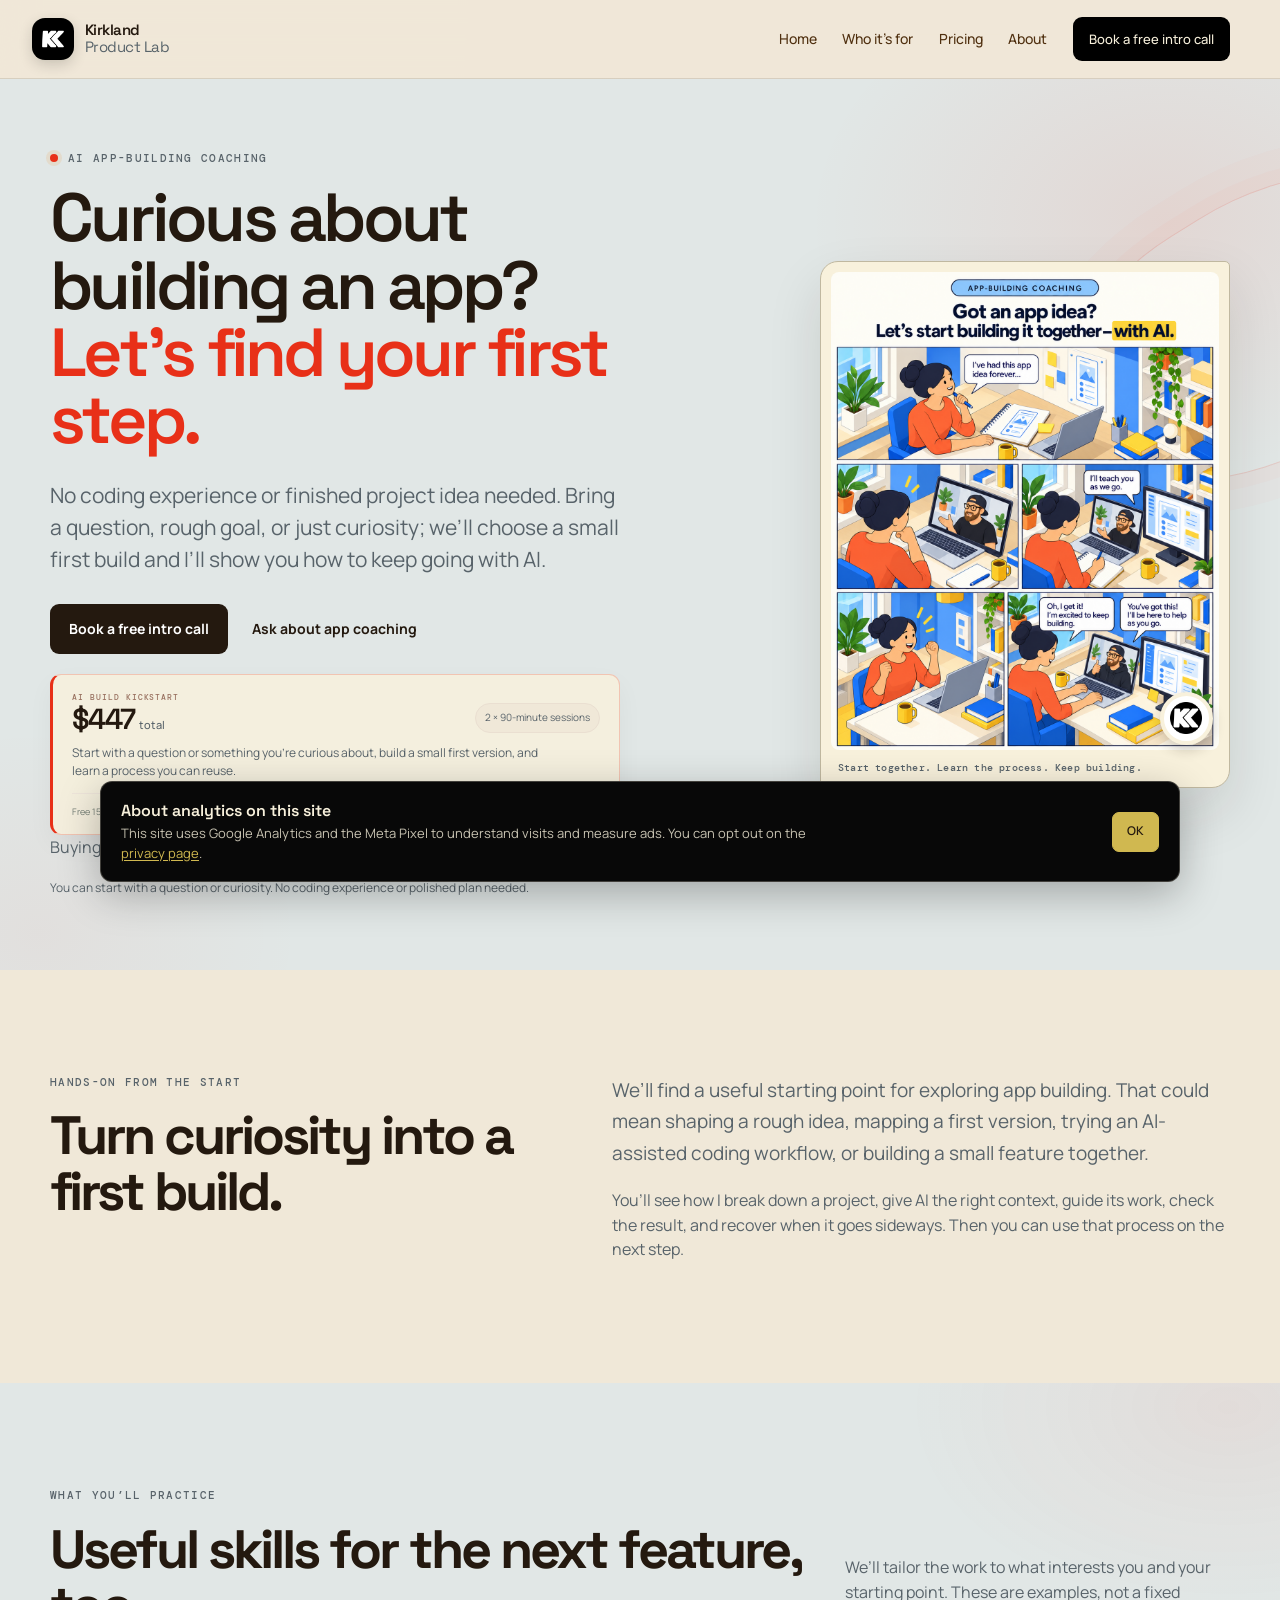
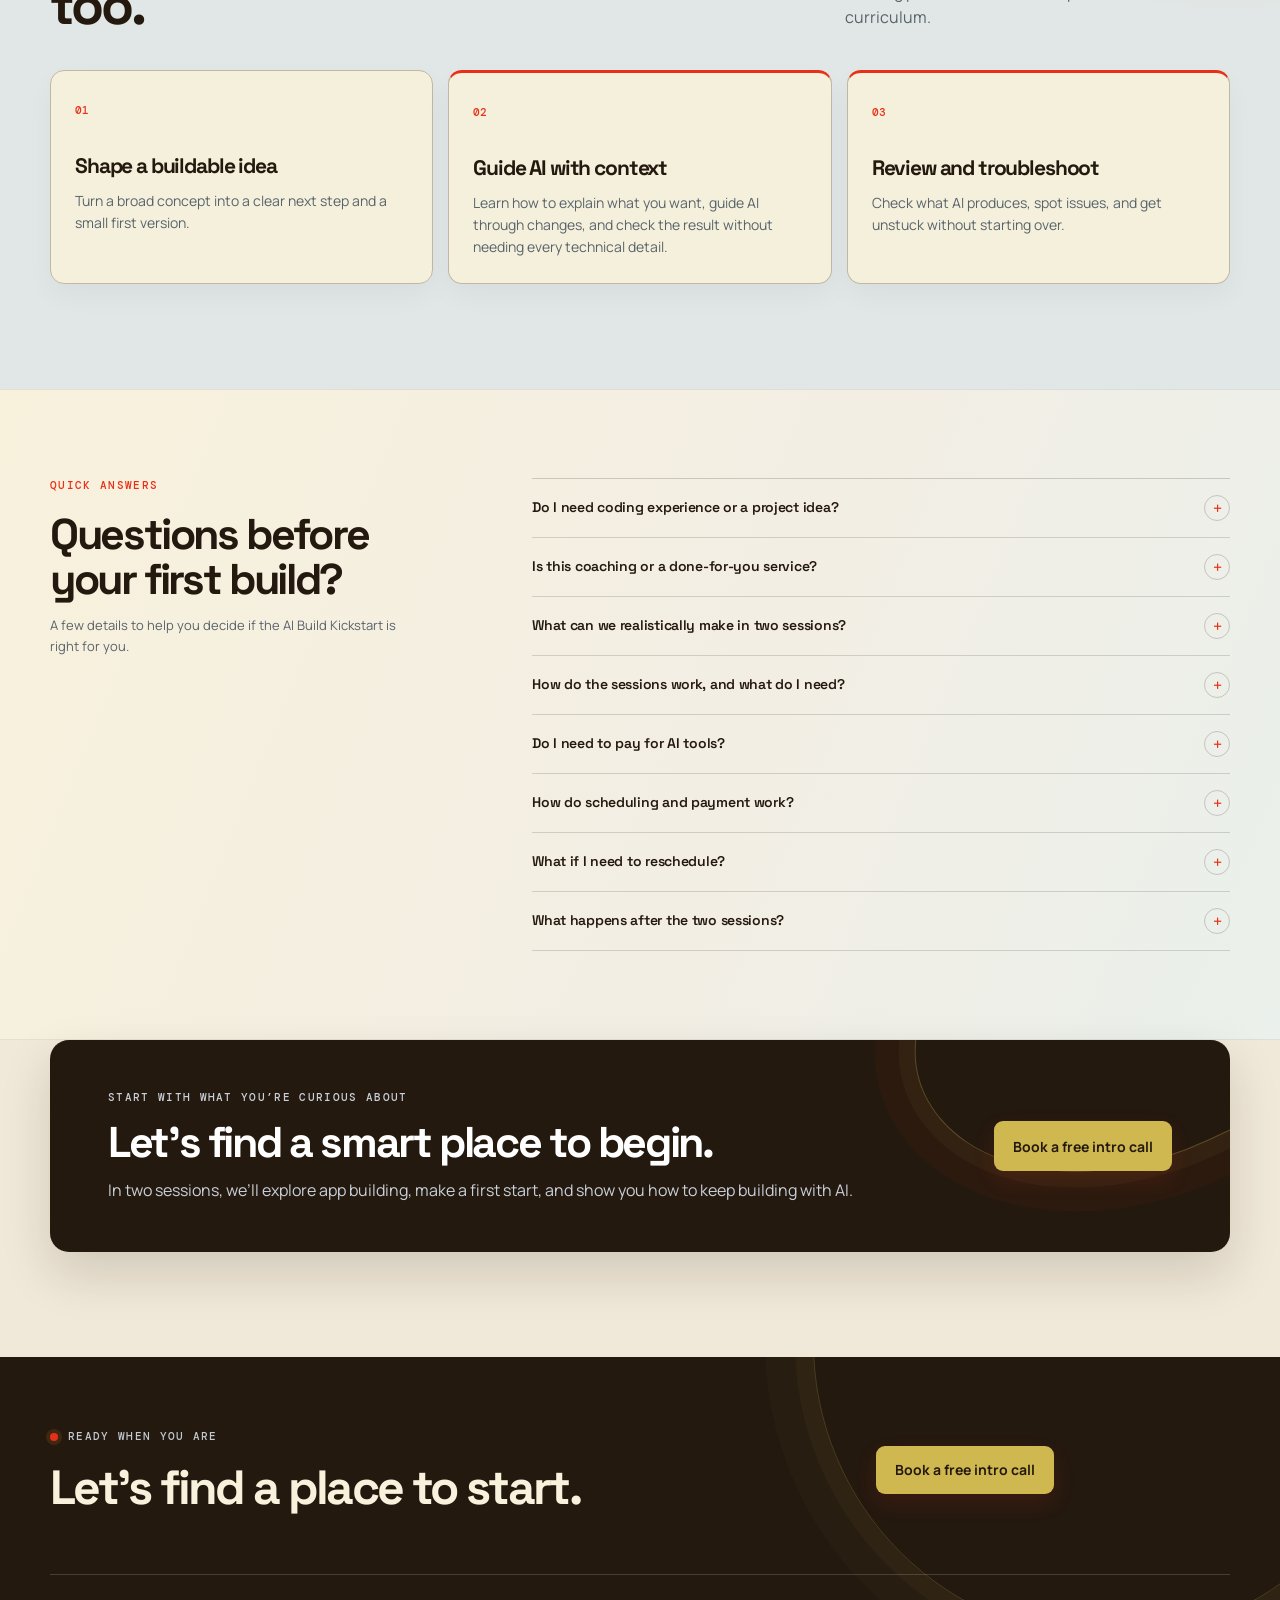
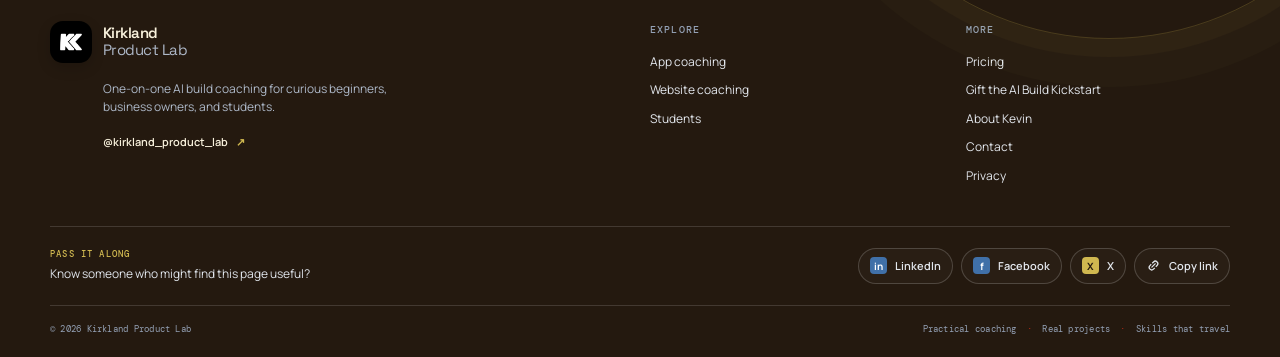
<file: app-building.html>
<!doctype html>
<html lang="en">
  <head>
    <meta charset="utf-8" />
    <meta name="viewport" content="width=device-width, initial-scale=1" />
    <meta name="description" content="Curious about building an app with AI? Start with no coding experience or finished project idea. Get one-on-one guidance and learn a process you can reuse." />
    <title>AI App Building for Beginners | Kirkland Product Lab</title>
    <link rel="canonical" href="https://maverick1o.github.io/KPL/app-building.html" />
    <meta name="theme-color" content="#f0e8d8" />
    <meta property="og:type" content="website" />
    <meta property="og:locale" content="en_US" />
    <meta property="og:site_name" content="Kirkland Product Lab" />
    <meta property="og:title" content="AI App Building for Beginners | Kirkland Product Lab" />
    <meta property="og:description" content="Curious about building an app with AI? Start with no coding experience or finished project idea. Get one-on-one guidance and learn a process you can reuse." />
    <meta property="og:url" content="https://maverick1o.github.io/KPL/app-building.html" />
    <meta property="og:image" content="https://maverick1o.github.io/KPL/assets/app-coaching-comic-isometric.png" />
    <meta property="og:image:alt" content="Illustration of a client and coach building an app together." />
    <meta name="twitter:card" content="summary_large_image" />
    <meta name="twitter:title" content="AI App Building for Beginners | Kirkland Product Lab" />
    <meta name="twitter:description" content="Curious about building an app with AI? Start with no coding experience or finished project idea. Get one-on-one guidance and learn a process you can reuse." />
    <meta name="twitter:image" content="https://maverick1o.github.io/KPL/assets/app-coaching-comic-isometric.png" />
    <script type="application/ld+json">
{
  "@context": "https://schema.org",
  "@graph": [
    {
      "@type": "Organization",
      "@id": "https://maverick1o.github.io/KPL/#organization",
      "name": "Kirkland Product Lab",
      "url": "https://maverick1o.github.io/KPL/",
      "logo": {
        "@type": "ImageObject",
        "url": "https://maverick1o.github.io/KPL/assets/kpl-icon.png"
      },
      "founder": {
        "@id": "https://maverick1o.github.io/KPL/#kevin-kirkland"
      },
      "sameAs": [
        "https://www.instagram.com/kirkland_product_lab/"
      ]
    },
    {
      "@type": "Person",
      "@id": "https://maverick1o.github.io/KPL/#kevin-kirkland",
      "name": "Kevin Kirkland",
      "jobTitle": "Software consultant and AI coach",
      "worksFor": {
        "@id": "https://maverick1o.github.io/KPL/#organization"
      }
    },
    {
      "@type": "WebSite",
      "@id": "https://maverick1o.github.io/KPL/#website",
      "url": "https://maverick1o.github.io/KPL/",
      "name": "Kirkland Product Lab",
      "publisher": {
        "@id": "https://maverick1o.github.io/KPL/#organization"
      },
      "inLanguage": "en-US"
    },
    {
      "@type": "WebPage",
      "@id": "https://maverick1o.github.io/KPL/app-building.html#webpage",
      "url": "https://maverick1o.github.io/KPL/app-building.html",
      "name": "AI App Building for Beginners | Kirkland Product Lab",
      "description": "Curious about building an app with AI? Start with no coding experience or finished project idea. Get one-on-one guidance and learn a process you can reuse.",
      "isPartOf": {
        "@id": "https://maverick1o.github.io/KPL/#website"
      },
      "publisher": {
        "@id": "https://maverick1o.github.io/KPL/#organization"
      },
      "inLanguage": "en-US",
      "mainEntity": {
        "@id": "https://maverick1o.github.io/KPL/app-building.html#service"
      }
    },
    {
      "@type": "Service",
      "@id": "https://maverick1o.github.io/KPL/app-building.html#service",
      "name": "AI app-building coaching",
      "serviceType": "One-on-one coaching to learn app building with AI",
      "description": "Curious about building an app with AI? Start with no coding experience or finished project idea. Get one-on-one guidance and learn a process you can reuse.",
      "provider": {
        "@id": "https://maverick1o.github.io/KPL/#organization"
      },
      "url": "https://maverick1o.github.io/KPL/app-building.html"
    }
  ]
}
    </script>
    <link rel="icon" href="assets/kpl-icon.png" />
    <link rel="stylesheet" href="styles.css?v=kpl-intro-call-20261119" />
    <script type="module" src="site.js?v=kpl-notice-only-20261119"></script>
    <!-- Meta Pixel Code -->
    <script>
var kplTrackingOptOut = false;
try { kplTrackingOptOut = localStorage.getItem('kpl-analytics-consent') === 'denied'; } catch (e) {}
if (!kplTrackingOptOut) {
!function(f,b,e,v,n,t,s)
{if(f.fbq)return;n=f.fbq=function(){n.callMethod?
n.callMethod.apply(n,arguments):n.queue.push(arguments)};
if(!f._fbq)f._fbq=n;n.push=n;n.loaded=!0;n.version='2.0';
n.queue=[];t=b.createElement(e);t.async=!0;
t.src=v;s=b.getElementsByTagName(e)[0];
s.parentNode.insertBefore(t,s)}(window, document,'script',
'https://connect.facebook.net/en_US/fbevents.js');
fbq('init', '1450840233862221');
fbq('track', 'PageView');
}
    </script>
    <noscript><img height="1" width="1" style="display:none"
src="https://www.facebook.com/tr?id=1450840233862221&ev=PageView&noscript=1"
/></noscript>
    <!-- End Meta Pixel Code -->
  </head>
  <body data-page="app"><div id="site">
    <a class="skip-link" href="#main">Skip to content</a>
    <header class="site-header">
      <div class="shell nav-shell">
        <a class="brand" href="./" aria-label="Kirkland Product Lab home">
          <span class="brand-mark"><img src="assets/kpl-icon.png" alt="" /></span>
          <span class="brand-name">Kirkland <b>Product Lab</b></span>
        </a>
        <button class="menu-toggle" type="button" aria-expanded="false" aria-controls="primary-nav">
          <span></span><span></span><span class="sr-only">Toggle navigation</span>
        </button>
        <nav class="primary-nav" id="primary-nav" aria-label="Main navigation">

    <a href="./" >Home</a>

    <a href="./#offers" >Who it’s for</a>

    <a href="pricing.html" >Pricing</a>

    <a href="about.html" >About</a>

          <a class="nav-cta" href="booking.html#booking-widget">Book a free intro call</a>
        </nav>
      </div>
    </header>

    <main id="main">
      <section class="detail-hero app-detail-hero"><div class="shell detail-grid"><div class="detail-copy"><p class="eyebrow"><span class="eyebrow-dot"></span> AI APP-BUILDING COACHING</p><h1>Curious about building an app?<br /><span>Let’s find your first step.</span></h1><p class="hero-lede">No coding experience or finished project idea needed. Bring a question, rough goal, or just curiosity; we’ll choose a small first build and I’ll show you how to keep going with AI.</p><div class="hero-actions"><a class="button button-dark" href="booking.html#booking-widget">Book a free intro call</a><a class="text-link" href="contact.html?interest=app">Ask about app coaching</a></div><aside class="detail-offer-summary" aria-label="AI Build Kickstart price and what's included"><div class="detail-offer-heading"><div><span class="detail-offer-kicker">AI BUILD KICKSTART</span><strong>$447 <small>total</small></strong></div><span class="detail-offer-duration">2 × 90-minute sessions</span></div><p>Start with a question or something you’re curious about, build a small first version, and learn a process you can reuse.</p><div class="detail-offer-footer"><span>Free 15-minute intro call first</span><a href="pricing.html">See payment details <span aria-hidden="true">↗</span></a></div></aside><p class="detail-gift-link">Buying for someone else? <a href="gift.html">Give the AI Build Kickstart as a gift.</a></p><p class="fine-print">You can start with a question or curiosity. No coding experience or polished plan needed.</p></div><figure class="comic-frame"><img src="assets/app-coaching-comic-isometric.png" alt="An architectural five-panel comic showing a beginner and coach choosing a first app build, learning during remote sessions, and continuing with confidence." /><figcaption>Start together. Learn the process. Keep building.</figcaption></figure></div></section>
      <section class="section"><div class="shell two-col-section"><div><p class="eyebrow">HANDS-ON FROM THE START</p><h2>Turn curiosity into a first build.</h2></div><div><p class="section-lede">We’ll find a useful starting point for exploring app building. That could mean shaping a rough idea, mapping a first version, trying an AI-assisted coding workflow, or building a small feature together.</p><p>You’ll see how I break down a project, give AI the right context, guide its work, check the result, and recover when it goes sideways. Then you can use that process on the next step.</p></div></div></section>
      <section class="section soft-section"><div class="shell"><div class="section-heading"><div><p class="eyebrow">WHAT YOU’LL PRACTICE</p><h2>Useful skills for the next feature, too.</h2></div><p>We’ll tailor the work to what interests you and your starting point. These are examples, not a fixed curriculum.</p></div><div class="feature-grid"><article><span>01</span><h3>Shape a buildable idea</h3><p>Turn a broad concept into a clear next step and a small first version.</p></article><article><span>02</span><h3>Guide AI with context</h3><p>Learn how to explain what you want, guide AI through changes, and check the result without needing every technical detail.</p></article><article><span>03</span><h3>Review and troubleshoot</h3><p>Check what AI produces, spot issues, and get unstuck without starting over.</p></article></div></div></section>

    <section class="faq-section" id="kickstart-faq" aria-labelledby="kickstart-faq-title">
      <div class="shell faq-layout">
        <div class="faq-intro">
          <p class="eyebrow">QUICK ANSWERS</p>
          <h2 id="kickstart-faq-title">Questions before your first build?</h2>
          <p>A few details to help you decide if the AI Build Kickstart is right for you.</p>
        </div>
        <div class="faq-list">

            <details class="faq-item">
              <summary>Do I need coding experience or a project idea?</summary>
              <div class="faq-answer"><p>No. Bring a question, a goal, or just curiosity. We’ll choose a small first build together, and I’ll teach you as you build with AI.</p></div>
            </details>

            <details class="faq-item">
              <summary>Is this coaching or a done-for-you service?</summary>
              <div class="faq-answer"><p>It’s coaching. You’ll make the project decisions and work alongside me. I’ll guide the AI workflow, explain key choices, and help you get unstuck.</p></div>
            </details>

            <details class="faq-item">
              <summary>What can we realistically make in two sessions?</summary>
              <div class="faq-answer"><p>We’ll agree on a focused first milestone that fits three hours—often a simple first version or a useful improvement. A larger idea may need more work afterward.</p></div>
            </details>

            <details class="faq-item">
              <summary>How do the sessions work, and what do I need?</summary>
              <div class="faq-answer"><p>Sessions are live and remote on Google Meet with screen sharing, so you can work from home—it runs in your web browser, with no download needed. You’ll need a computer (a laptop or desktop, not just a phone) and a steady internet connection. I’ll send the Meet link with your prep details.</p></div>
            </details>

            <details class="faq-item">
              <summary>Do I need to pay for AI tools?</summary>
              <div class="faq-answer"><p>We’ll choose tools that fit the project and your budget. If a paid plan is needed, I’ll discuss it with you before you sign up or pay for anything.</p></div>
            </details>

            <details class="faq-item">
              <summary>How do scheduling and payment work?</summary>
              <div class="faq-answer"><p>Start with a free 15-minute intro call on Google Meet. If the Kickstart is a good fit, I’ll send you a link to book session one: $225 reserves it, and the remaining $222 is due before session two.</p></div>
            </details>

            <details class="faq-item">
              <summary>What if I need to reschedule?</summary>
              <div class="faq-answer"><p>Life happens. Let me know as early as you can, and we’ll find another time that works for both sessions.</p></div>
            </details>

            <details class="faq-item">
              <summary>What happens after the two sessions?</summary>
              <div class="faq-answer"><p>You’ll leave with a clear next step and a process you can use on your own. Optional monthly support is available, but there’s no automatic enrollment.</p></div>
            </details>

        </div>
      </div>
    </section>

      <section class="cta-section"><div class="shell cta-card"><div><p class="eyebrow eyebrow-light">START WITH WHAT YOU’RE CURIOUS ABOUT</p><h2>Let’s find a smart place to begin.</h2><p>In two sessions, we’ll explore app building, make a first start, and show you how to keep building with AI.</p></div><a class="button button-lime" href="booking.html#booking-widget">Book a free intro call</a></div></section>
    </main>

    <footer class="site-footer" id="site-footer">
      <div class="shell footer-invite">
        <div class="footer-invite-copy">
          <p class="eyebrow"><span class="eyebrow-dot" aria-hidden="true"></span> READY WHEN YOU ARE</p>
          <h2>Let’s find a place to start.</h2>
        </div>
        <div class="footer-invite-action">
          <a class="button button-lime" href="booking.html#booking-widget">Book a free intro call</a>
        </div>
      </div>
      <div class="shell footer-main">
        <div class="footer-brand-block">
          <a class="brand brand-inverse" href="./" aria-label="Kirkland Product Lab home">
            <span class="brand-mark"><img src="assets/kpl-icon.png" alt="" /></span>
            <span class="brand-name">Kirkland <b>Product Lab</b></span>
          </a>
          <p>One-on-one AI build coaching for curious beginners, business owners, and students.</p>
          <a class="footer-handle" href="https://www.instagram.com/kirkland_product_lab/" target="_blank" rel="noopener noreferrer">@kirkland_product_lab <span aria-hidden="true">↗</span></a>
        </div>
        <nav class="footer-links" aria-label="Footer navigation">
          <div><h3>Explore</h3><a href="app-building.html">App coaching</a><a href="website-building.html">Website coaching</a><a href="student-coaching.html">Students</a></div>
          <div><h3>More</h3><a href="pricing.html">Pricing</a><a href="gift.html">Gift the AI Build Kickstart</a><a href="about.html">About Kevin</a><a href="contact.html">Contact</a><a href="privacy.html">Privacy</a></div>
        </nav>
      </div>
      <div class="shell footer-share">
        <div class="footer-share-copy">
          <p class="footer-share-label">PASS IT ALONG</p>
          <p>Know someone who might find this page useful?</p>
        </div>
        <div class="footer-share-main">
          <div class="footer-share-actions" role="group" aria-label="Share this page">
            <a class="share-action" data-share-platform="linkedin" href="https://www.linkedin.com/sharing/share-offsite/?url=https%3A%2F%2Fmaverick1o.github.io%2FKPL%2Fapp-building.html" target="_blank" rel="noopener noreferrer" aria-label="Share this page on LinkedIn"><span class="share-mark share-mark-linkedin" aria-hidden="true">in</span><span>LinkedIn</span></a>
            <a class="share-action" data-share-platform="facebook" href="https://www.facebook.com/sharer/sharer.php?u=https%3A%2F%2Fmaverick1o.github.io%2FKPL%2Fapp-building.html" target="_blank" rel="noopener noreferrer" aria-label="Share this page on Facebook"><span class="share-mark share-mark-facebook" aria-hidden="true">f</span><span>Facebook</span></a>
            <a class="share-action" data-share-platform="x" href="https://twitter.com/intent/tweet?text=One-on-one%20AI%20build%20coaching%20for%20curious%20beginners%20with%20Kevin%20Kirkland.&url=https%3A%2F%2Fmaverick1o.github.io%2FKPL%2Fapp-building.html" target="_blank" rel="noopener noreferrer" aria-label="Share this page on X"><span class="share-mark share-mark-x" aria-hidden="true">X</span><span>X</span></a>
            <button class="share-action" type="button" data-copy-page-link><svg viewBox="0 0 24 24" aria-hidden="true"><path d="M8.7 15.3a1 1 0 0 1 0-1.4l5.2-5.2a1 1 0 1 1 1.4 1.4l-5.2 5.2a1 1 0 0 1-1.4 0ZM7 17a3 3 0 0 1 0-4.2l2.1-2.1-1.4-1.4-2.1 2.1a5 5 0 0 0 7.1 7.1l2.1-2.1-1.4-1.4L11.2 17A3 3 0 0 1 7 17Zm10-10a3 3 0 0 1 0 4.2l-2.1 2.1 1.4 1.4 2.1-2.1a5 5 0 0 0-7.1-7.1L9.2 7.6l1.4 1.4L12.8 7A3 3 0 0 1 17 7Z"/></svg><span>Copy link</span></button>
            <button class="share-action share-native-action" type="button" data-native-share hidden><svg viewBox="0 0 24 24" aria-hidden="true"><path d="M18 16.1a3 3 0 0 0-2.4 1.2l-6.9-4a3.1 3.1 0 0 0 0-2.6l6.9-4A3 3 0 1 0 14.7 5c0 .2 0 .4.1.6l-6.9 4a3 3 0 1 0 0 4.8l6.9 4a3 3 0 1 0 3.2-2.3Z"/></svg><span>Share</span></button>
          </div>
          <span class="footer-share-feedback" data-share-feedback role="status" aria-live="polite"></span>
        </div>
      </div>
      <div class="shell footer-bottom"><span>© <span data-year>2026</span> Kirkland Product Lab</span><span>Practical coaching <i>·</i> Real projects <i>·</i> Skills that travel</span></div>
    </footer>
</div>
</body>
</html>
</file>
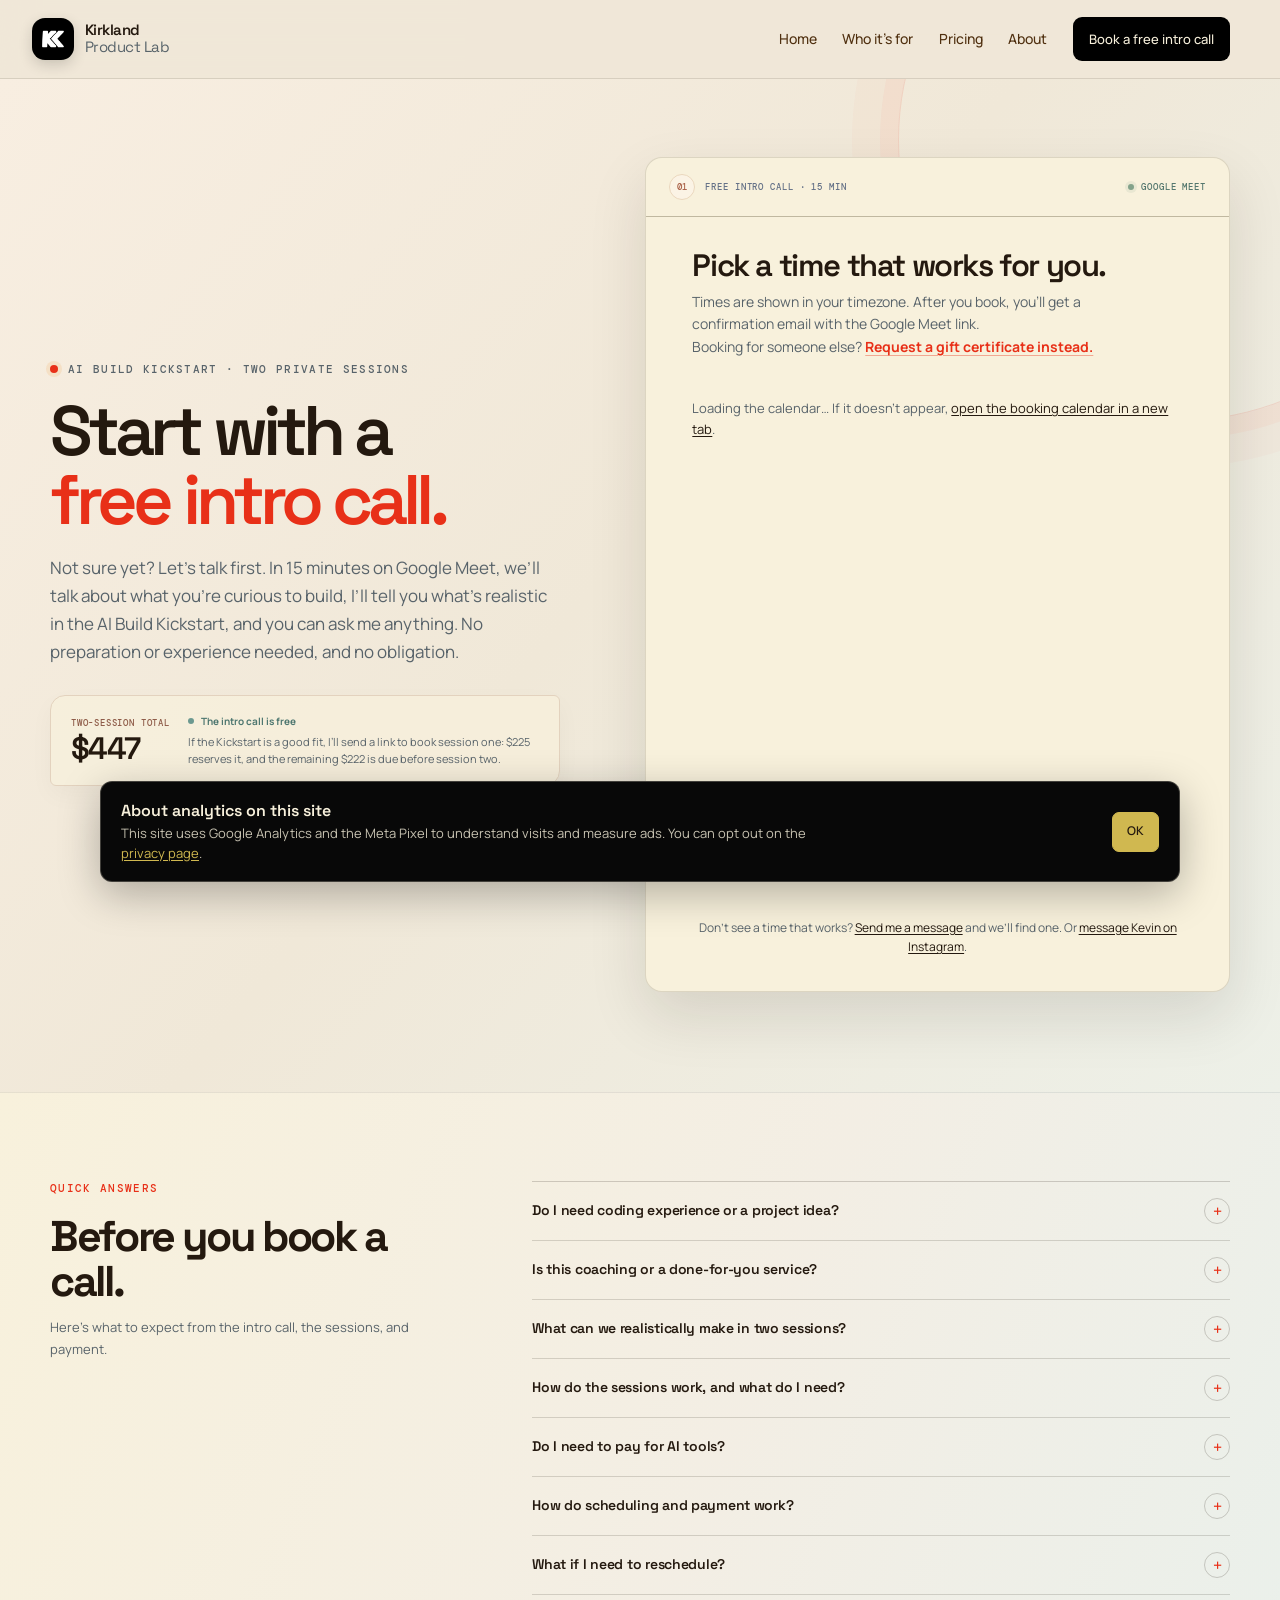
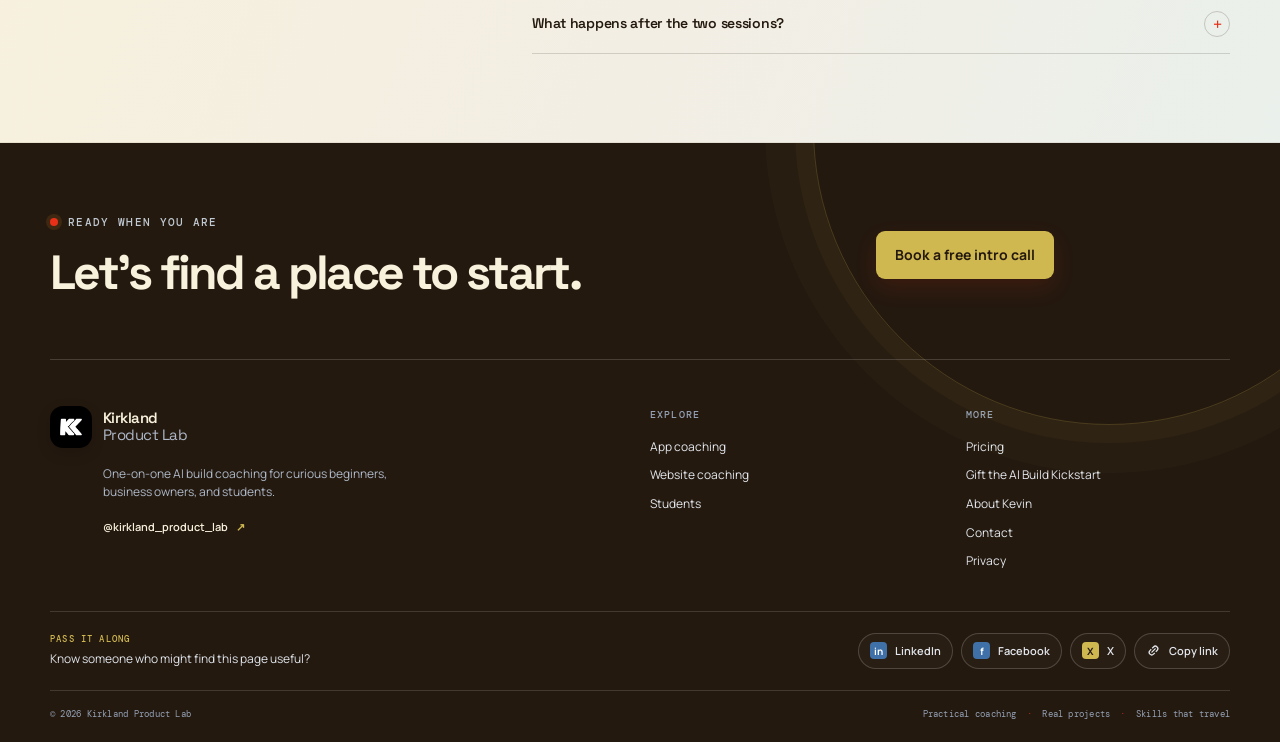
<file: booking.html>
<!doctype html>
<html lang="en">
  <head>
    <meta charset="utf-8" />
    <meta name="viewport" content="width=device-width, initial-scale=1" />
    <meta name="description" content="Curious about building with AI? Request a time for the $447 AI Build Kickstart. No coding experience or finished project idea needed; Kevin will help you find a useful first step." />
    <title>Book the AI Build Kickstart | Kirkland Product Lab</title>
    <link rel="canonical" href="https://maverick1o.github.io/KPL/booking.html" />
    <meta name="theme-color" content="#f0e8d8" />
    <meta property="og:type" content="website" />
    <meta property="og:locale" content="en_US" />
    <meta property="og:site_name" content="Kirkland Product Lab" />
    <meta property="og:title" content="Book the AI Build Kickstart | Kirkland Product Lab" />
    <meta property="og:description" content="Curious about building with AI? Request a time for the $447 AI Build Kickstart. No coding experience or finished project idea needed; Kevin will help you find a useful first step." />
    <meta property="og:url" content="https://maverick1o.github.io/KPL/booking.html" />
    <meta property="og:image" content="https://maverick1o.github.io/KPL/assets/home-build-with-ai-illustration.png" />
    <meta property="og:image:alt" content="A client and coach prepare to work together on a real project." />
    <meta name="twitter:card" content="summary_large_image" />
    <meta name="twitter:title" content="Book the AI Build Kickstart | Kirkland Product Lab" />
    <meta name="twitter:description" content="Curious about building with AI? Request a time for the $447 AI Build Kickstart. No coding experience or finished project idea needed; Kevin will help you find a useful first step." />
    <meta name="twitter:image" content="https://maverick1o.github.io/KPL/assets/home-build-with-ai-illustration.png" />
    <script type="application/ld+json">
{
  "@context": "https://schema.org",
  "@graph": [
    {
      "@type": "Organization",
      "@id": "https://maverick1o.github.io/KPL/#organization",
      "name": "Kirkland Product Lab",
      "url": "https://maverick1o.github.io/KPL/",
      "logo": {
        "@type": "ImageObject",
        "url": "https://maverick1o.github.io/KPL/assets/kpl-icon.png"
      },
      "founder": {
        "@id": "https://maverick1o.github.io/KPL/#kevin-kirkland"
      },
      "sameAs": [
        "https://www.instagram.com/kirkland_product_lab/"
      ]
    },
    {
      "@type": "Person",
      "@id": "https://maverick1o.github.io/KPL/#kevin-kirkland",
      "name": "Kevin Kirkland",
      "jobTitle": "Software consultant and AI coach",
      "worksFor": {
        "@id": "https://maverick1o.github.io/KPL/#organization"
      }
    },
    {
      "@type": "WebSite",
      "@id": "https://maverick1o.github.io/KPL/#website",
      "url": "https://maverick1o.github.io/KPL/",
      "name": "Kirkland Product Lab",
      "publisher": {
        "@id": "https://maverick1o.github.io/KPL/#organization"
      },
      "inLanguage": "en-US"
    },
    {
      "@type": "WebPage",
      "@id": "https://maverick1o.github.io/KPL/booking.html#webpage",
      "url": "https://maverick1o.github.io/KPL/booking.html",
      "name": "Book the AI Build Kickstart | Kirkland Product Lab",
      "description": "Curious about building with AI? Request a time for the $447 AI Build Kickstart. No coding experience or finished project idea needed; Kevin will help you find a useful first step.",
      "isPartOf": {
        "@id": "https://maverick1o.github.io/KPL/#website"
      },
      "publisher": {
        "@id": "https://maverick1o.github.io/KPL/#organization"
      },
      "inLanguage": "en-US"
    }
  ]
}
    </script>
    <link rel="icon" href="assets/kpl-icon.png" />
    <link rel="stylesheet" href="styles.css?v=kpl-intro-call-20261119" />
    <script type="module" src="site.js?v=kpl-notice-only-20261119"></script>
    <!-- Meta Pixel Code -->
    <script>
var kplTrackingOptOut = false;
try { kplTrackingOptOut = localStorage.getItem('kpl-analytics-consent') === 'denied'; } catch (e) {}
if (!kplTrackingOptOut) {
!function(f,b,e,v,n,t,s)
{if(f.fbq)return;n=f.fbq=function(){n.callMethod?
n.callMethod.apply(n,arguments):n.queue.push(arguments)};
if(!f._fbq)f._fbq=n;n.push=n;n.loaded=!0;n.version='2.0';
n.queue=[];t=b.createElement(e);t.async=!0;
t.src=v;s=b.getElementsByTagName(e)[0];
s.parentNode.insertBefore(t,s)}(window, document,'script',
'https://connect.facebook.net/en_US/fbevents.js');
fbq('init', '1450840233862221');
fbq('track', 'PageView');
fbq('track', 'ViewContent', {
  content_name: 'AI Build Kickstart',
  content_category: 'Coaching',
  value: 447.00,
  currency: 'USD'
});
}
    </script>
    <noscript><img height="1" width="1" style="display:none"
src="https://www.facebook.com/tr?id=1450840233862221&ev=PageView&noscript=1"
/></noscript>
    <!-- End Meta Pixel Code -->
  </head>
  <body data-page="booking"><div id="site">
    <a class="skip-link" href="#main">Skip to content</a>
    <header class="site-header">
      <div class="shell nav-shell">
        <a class="brand" href="./" aria-label="Kirkland Product Lab home">
          <span class="brand-mark"><img src="assets/kpl-icon.png" alt="" /></span>
          <span class="brand-name">Kirkland <b>Product Lab</b></span>
        </a>
        <button class="menu-toggle" type="button" aria-expanded="false" aria-controls="primary-nav">
          <span></span><span></span><span class="sr-only">Toggle navigation</span>
        </button>
        <nav class="primary-nav" id="primary-nav" aria-label="Main navigation">

    <a href="./" >Home</a>

    <a href="./#offers" >Who it’s for</a>

    <a href="pricing.html" >Pricing</a>

    <a href="about.html" >About</a>

          <a class="nav-cta" href="booking.html#booking-widget">Book a free intro call</a>
        </nav>
      </div>
    </header>

    <main id="main">
      <section class="booking-section">
        <div class="shell booking-grid">
          <div class="booking-copy">
            <p class="eyebrow"><span class="eyebrow-dot"></span> AI BUILD KICKSTART · TWO PRIVATE SESSIONS</p>
            <h1>Start with a<br /><span>free intro call.</span></h1>
            <p class="hero-lede">Not sure yet? Let’s talk first. In 15 minutes on Google Meet, we’ll talk about what you’re curious to build, I’ll tell you what’s realistic in the AI Build Kickstart, and you can ask me anything. No preparation or experience needed, and no obligation.</p>
            <div class="booking-price"><div class="booking-price-total"><span>TWO-SESSION TOTAL</span><strong>$447</strong></div><div class="booking-price-details"><span class="booking-price-promise">The intro call is free</span><p>If the Kickstart is a good fit, I’ll send a link to book session one: $225 reserves it, and the remaining $222 is due before session two.</p></div></div>
          </div>
          <div class="booking-panel" id="booking-widget" data-booking-offer="ai-build-kickstart">
            <div class="booking-panel-heading"><div class="booking-panel-progress"><span class="booking-panel-step">01</span><span>FREE INTRO CALL · 15 MIN</span></div><span class="booking-status">GOOGLE MEET</span></div>
            <div class="booking-panel-body">
              <h2>Pick a time that works for you.</h2>
              <p>Times are shown in your timezone. After you book, you’ll get a confirmation email with the Google Meet link.</p>
              <p class="booking-gift-switch">Booking for someone else? <a href="gift.html">Request a gift certificate instead.</a></p>
              <div class="booking-cal" id="booking-cal" data-cal-link="kirklandproductlab/intro-call"><p class="booking-cal-fallback">Loading the calendar… If it doesn’t appear, <a href="https://cal.com/kirklandproductlab/intro-call" target="_blank" rel="noopener noreferrer">open the booking calendar in a new tab</a>.</p></div>
              <p class="booking-form-question">Don’t see a time that works? <a href="contact.html">Send me a message</a> and we’ll find one. Or <a href="https://www.instagram.com/kirkland_product_lab/" target="_blank" rel="noopener noreferrer">message Kevin on Instagram</a>.</p>
            </div>
          </div>
        </div>
      </section>

    <section class="faq-section" id="kickstart-faq" aria-labelledby="kickstart-faq-title">
      <div class="shell faq-layout">
        <div class="faq-intro">
          <p class="eyebrow">QUICK ANSWERS</p>
          <h2 id="kickstart-faq-title">Before you book a call.</h2>
          <p>Here’s what to expect from the intro call, the sessions, and payment.</p>
        </div>
        <div class="faq-list">

            <details class="faq-item">
              <summary>Do I need coding experience or a project idea?</summary>
              <div class="faq-answer"><p>No. Bring a question, a goal, or just curiosity. We’ll choose a small first build together, and I’ll teach you as you build with AI.</p></div>
            </details>

            <details class="faq-item">
              <summary>Is this coaching or a done-for-you service?</summary>
              <div class="faq-answer"><p>It’s coaching. You’ll make the project decisions and work alongside me. I’ll guide the AI workflow, explain key choices, and help you get unstuck.</p></div>
            </details>

            <details class="faq-item">
              <summary>What can we realistically make in two sessions?</summary>
              <div class="faq-answer"><p>We’ll agree on a focused first milestone that fits three hours—often a simple first version or a useful improvement. A larger idea may need more work afterward.</p></div>
            </details>

            <details class="faq-item">
              <summary>How do the sessions work, and what do I need?</summary>
              <div class="faq-answer"><p>Sessions are live and remote on Google Meet with screen sharing, so you can work from home—it runs in your web browser, with no download needed. You’ll need a computer (a laptop or desktop, not just a phone) and a steady internet connection. I’ll send the Meet link with your prep details.</p></div>
            </details>

            <details class="faq-item">
              <summary>Do I need to pay for AI tools?</summary>
              <div class="faq-answer"><p>We’ll choose tools that fit the project and your budget. If a paid plan is needed, I’ll discuss it with you before you sign up or pay for anything.</p></div>
            </details>

            <details class="faq-item">
              <summary>How do scheduling and payment work?</summary>
              <div class="faq-answer"><p>Start with a free 15-minute intro call on Google Meet. If the Kickstart is a good fit, I’ll send you a link to book session one: $225 reserves it, and the remaining $222 is due before session two.</p></div>
            </details>

            <details class="faq-item">
              <summary>What if I need to reschedule?</summary>
              <div class="faq-answer"><p>Life happens. Let me know as early as you can, and we’ll find another time that works for both sessions.</p></div>
            </details>

            <details class="faq-item">
              <summary>What happens after the two sessions?</summary>
              <div class="faq-answer"><p>You’ll leave with a clear next step and a process you can use on your own. Optional monthly support is available, but there’s no automatic enrollment.</p></div>
            </details>

        </div>
      </div>
    </section>

    </main>

    <footer class="site-footer" id="site-footer">
      <div class="shell footer-invite">
        <div class="footer-invite-copy">
          <p class="eyebrow"><span class="eyebrow-dot" aria-hidden="true"></span> READY WHEN YOU ARE</p>
          <h2>Let’s find a place to start.</h2>
        </div>
        <div class="footer-invite-action">
          <a class="button button-lime" href="booking.html#booking-widget">Book a free intro call</a>
        </div>
      </div>
      <div class="shell footer-main">
        <div class="footer-brand-block">
          <a class="brand brand-inverse" href="./" aria-label="Kirkland Product Lab home">
            <span class="brand-mark"><img src="assets/kpl-icon.png" alt="" /></span>
            <span class="brand-name">Kirkland <b>Product Lab</b></span>
          </a>
          <p>One-on-one AI build coaching for curious beginners, business owners, and students.</p>
          <a class="footer-handle" href="https://www.instagram.com/kirkland_product_lab/" target="_blank" rel="noopener noreferrer">@kirkland_product_lab <span aria-hidden="true">↗</span></a>
        </div>
        <nav class="footer-links" aria-label="Footer navigation">
          <div><h3>Explore</h3><a href="app-building.html">App coaching</a><a href="website-building.html">Website coaching</a><a href="student-coaching.html">Students</a></div>
          <div><h3>More</h3><a href="pricing.html">Pricing</a><a href="gift.html">Gift the AI Build Kickstart</a><a href="about.html">About Kevin</a><a href="contact.html">Contact</a><a href="privacy.html">Privacy</a></div>
        </nav>
      </div>
      <div class="shell footer-share">
        <div class="footer-share-copy">
          <p class="footer-share-label">PASS IT ALONG</p>
          <p>Know someone who might find this page useful?</p>
        </div>
        <div class="footer-share-main">
          <div class="footer-share-actions" role="group" aria-label="Share this page">
            <a class="share-action" data-share-platform="linkedin" href="https://www.linkedin.com/sharing/share-offsite/?url=https%3A%2F%2Fmaverick1o.github.io%2FKPL%2Fbooking.html" target="_blank" rel="noopener noreferrer" aria-label="Share this page on LinkedIn"><span class="share-mark share-mark-linkedin" aria-hidden="true">in</span><span>LinkedIn</span></a>
            <a class="share-action" data-share-platform="facebook" href="https://www.facebook.com/sharer/sharer.php?u=https%3A%2F%2Fmaverick1o.github.io%2FKPL%2Fbooking.html" target="_blank" rel="noopener noreferrer" aria-label="Share this page on Facebook"><span class="share-mark share-mark-facebook" aria-hidden="true">f</span><span>Facebook</span></a>
            <a class="share-action" data-share-platform="x" href="https://twitter.com/intent/tweet?text=One-on-one%20AI%20build%20coaching%20for%20curious%20beginners%20with%20Kevin%20Kirkland.&url=https%3A%2F%2Fmaverick1o.github.io%2FKPL%2Fbooking.html" target="_blank" rel="noopener noreferrer" aria-label="Share this page on X"><span class="share-mark share-mark-x" aria-hidden="true">X</span><span>X</span></a>
            <button class="share-action" type="button" data-copy-page-link><svg viewBox="0 0 24 24" aria-hidden="true"><path d="M8.7 15.3a1 1 0 0 1 0-1.4l5.2-5.2a1 1 0 1 1 1.4 1.4l-5.2 5.2a1 1 0 0 1-1.4 0ZM7 17a3 3 0 0 1 0-4.2l2.1-2.1-1.4-1.4-2.1 2.1a5 5 0 0 0 7.1 7.1l2.1-2.1-1.4-1.4L11.2 17A3 3 0 0 1 7 17Zm10-10a3 3 0 0 1 0 4.2l-2.1 2.1 1.4 1.4 2.1-2.1a5 5 0 0 0-7.1-7.1L9.2 7.6l1.4 1.4L12.8 7A3 3 0 0 1 17 7Z"/></svg><span>Copy link</span></button>
            <button class="share-action share-native-action" type="button" data-native-share hidden><svg viewBox="0 0 24 24" aria-hidden="true"><path d="M18 16.1a3 3 0 0 0-2.4 1.2l-6.9-4a3.1 3.1 0 0 0 0-2.6l6.9-4A3 3 0 1 0 14.7 5c0 .2 0 .4.1.6l-6.9 4a3 3 0 1 0 0 4.8l6.9 4a3 3 0 1 0 3.2-2.3Z"/></svg><span>Share</span></button>
          </div>
          <span class="footer-share-feedback" data-share-feedback role="status" aria-live="polite"></span>
        </div>
      </div>
      <div class="shell footer-bottom"><span>© <span data-year>2026</span> Kirkland Product Lab</span><span>Practical coaching <i>·</i> Real projects <i>·</i> Skills that travel</span></div>
    </footer>
</div>
</body>
</html>
</file>
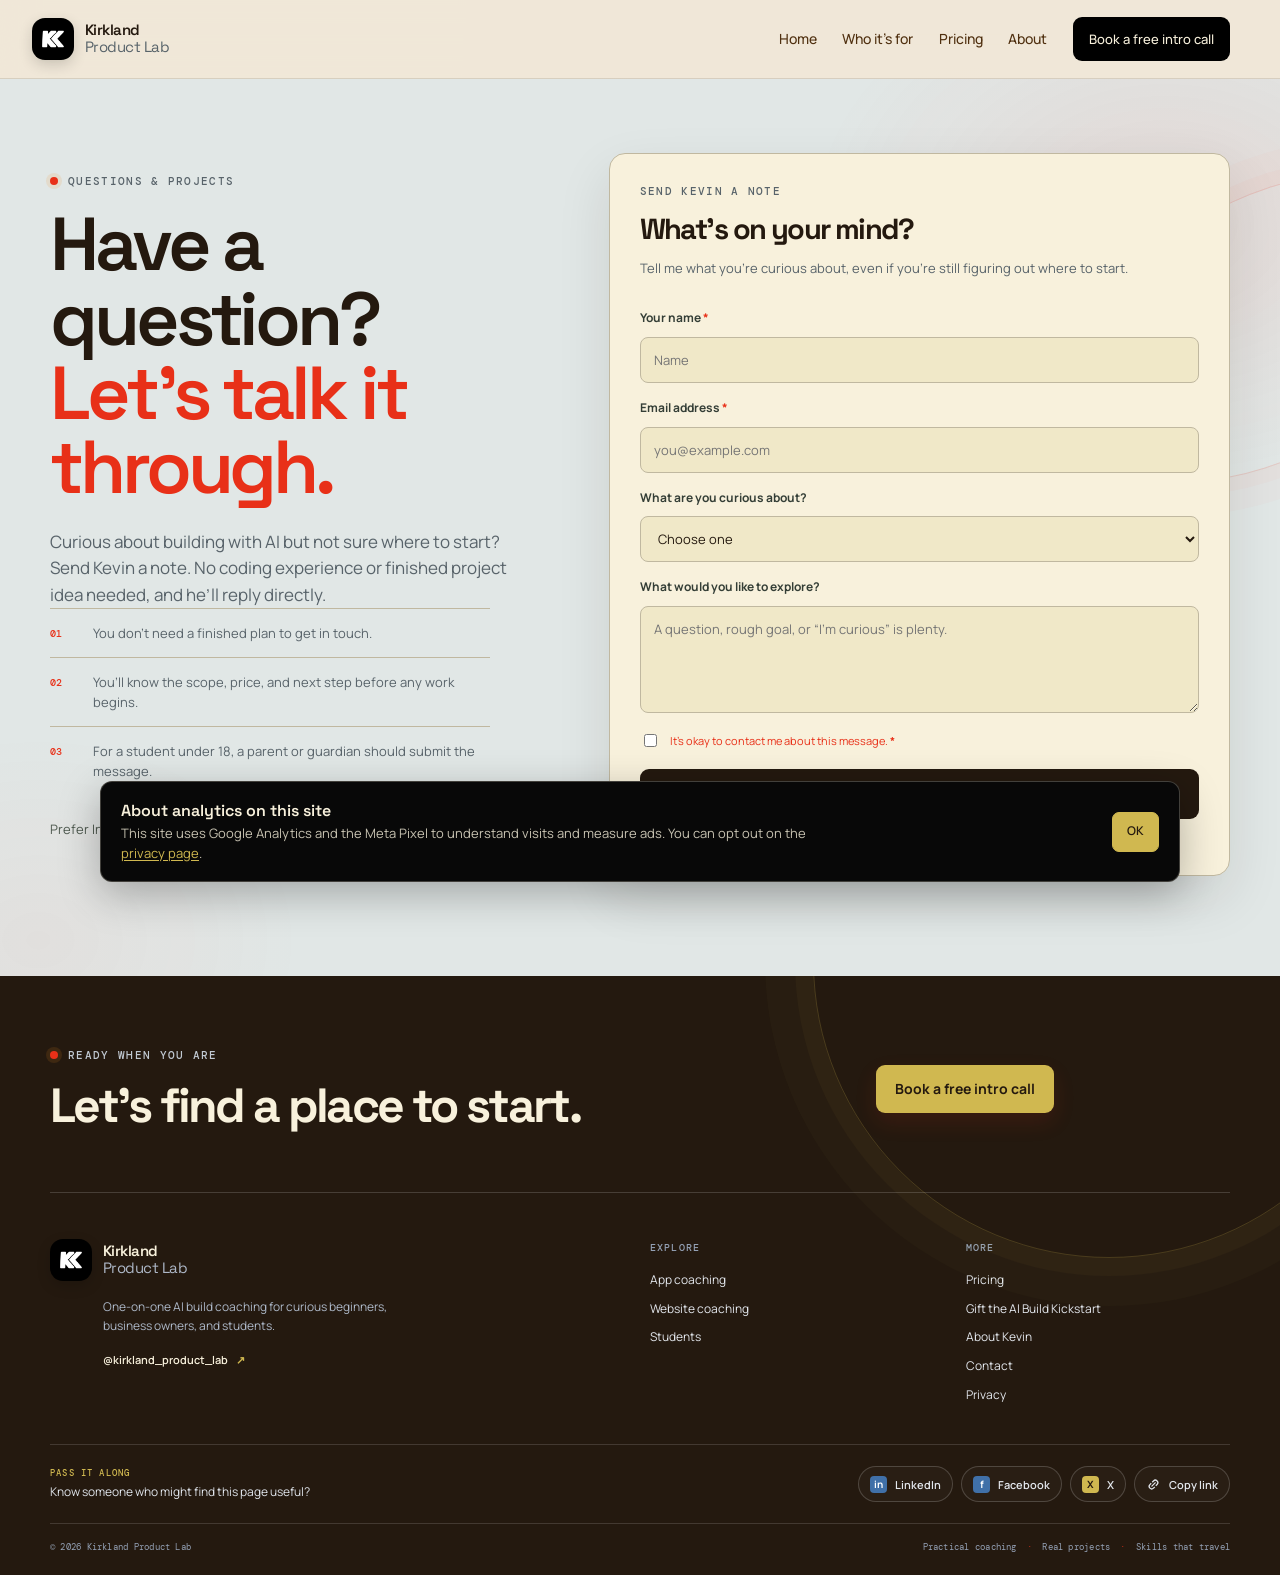
<file: contact.html>
<!doctype html>
<html lang="en">
  <head>
    <meta charset="utf-8" />
    <meta name="viewport" content="width=device-width, initial-scale=1" />
    <meta name="description" content="Curious about building with AI but not sure where to start? Contact Kevin about app building, business websites, student sessions, or choosing a first step." />
    <title>Contact Kevin About AI Building | Kirkland Product Lab</title>
    <link rel="canonical" href="https://maverick1o.github.io/KPL/contact.html" />
    <meta name="theme-color" content="#f0e8d8" />
    <meta property="og:type" content="website" />
    <meta property="og:locale" content="en_US" />
    <meta property="og:site_name" content="Kirkland Product Lab" />
    <meta property="og:title" content="Contact Kevin About AI Building | Kirkland Product Lab" />
    <meta property="og:description" content="Curious about building with AI but not sure where to start? Contact Kevin about app building, business websites, student sessions, or choosing a first step." />
    <meta property="og:url" content="https://maverick1o.github.io/KPL/contact.html" />
    <meta property="og:image" content="https://maverick1o.github.io/KPL/assets/home-build-with-ai-illustration.png" />
    <meta property="og:image:alt" content="A coach and client collaborate on a digital project." />
    <meta name="twitter:card" content="summary_large_image" />
    <meta name="twitter:title" content="Contact Kevin About AI Building | Kirkland Product Lab" />
    <meta name="twitter:description" content="Curious about building with AI but not sure where to start? Contact Kevin about app building, business websites, student sessions, or choosing a first step." />
    <meta name="twitter:image" content="https://maverick1o.github.io/KPL/assets/home-build-with-ai-illustration.png" />
    <script type="application/ld+json">
{
  "@context": "https://schema.org",
  "@graph": [
    {
      "@type": "Organization",
      "@id": "https://maverick1o.github.io/KPL/#organization",
      "name": "Kirkland Product Lab",
      "url": "https://maverick1o.github.io/KPL/",
      "logo": {
        "@type": "ImageObject",
        "url": "https://maverick1o.github.io/KPL/assets/kpl-icon.png"
      },
      "founder": {
        "@id": "https://maverick1o.github.io/KPL/#kevin-kirkland"
      },
      "sameAs": [
        "https://www.instagram.com/kirkland_product_lab/"
      ]
    },
    {
      "@type": "Person",
      "@id": "https://maverick1o.github.io/KPL/#kevin-kirkland",
      "name": "Kevin Kirkland",
      "jobTitle": "Software consultant and AI coach",
      "worksFor": {
        "@id": "https://maverick1o.github.io/KPL/#organization"
      }
    },
    {
      "@type": "WebSite",
      "@id": "https://maverick1o.github.io/KPL/#website",
      "url": "https://maverick1o.github.io/KPL/",
      "name": "Kirkland Product Lab",
      "publisher": {
        "@id": "https://maverick1o.github.io/KPL/#organization"
      },
      "inLanguage": "en-US"
    },
    {
      "@type": "ContactPage",
      "@id": "https://maverick1o.github.io/KPL/contact.html#webpage",
      "url": "https://maverick1o.github.io/KPL/contact.html",
      "name": "Contact Kevin About AI Building | Kirkland Product Lab",
      "description": "Curious about building with AI but not sure where to start? Contact Kevin about app building, business websites, student sessions, or choosing a first step.",
      "isPartOf": {
        "@id": "https://maverick1o.github.io/KPL/#website"
      },
      "publisher": {
        "@id": "https://maverick1o.github.io/KPL/#organization"
      },
      "inLanguage": "en-US"
    }
  ]
}
    </script>
    <link rel="icon" href="assets/kpl-icon.png" />
    <link rel="stylesheet" href="styles.css?v=kpl-intro-call-20261119" />
    <script type="module" src="site.js?v=kpl-notice-only-20261119"></script>
    <!-- Meta Pixel Code -->
    <script>
var kplTrackingOptOut = false;
try { kplTrackingOptOut = localStorage.getItem('kpl-analytics-consent') === 'denied'; } catch (e) {}
if (!kplTrackingOptOut) {
!function(f,b,e,v,n,t,s)
{if(f.fbq)return;n=f.fbq=function(){n.callMethod?
n.callMethod.apply(n,arguments):n.queue.push(arguments)};
if(!f._fbq)f._fbq=n;n.push=n;n.loaded=!0;n.version='2.0';
n.queue=[];t=b.createElement(e);t.async=!0;
t.src=v;s=b.getElementsByTagName(e)[0];
s.parentNode.insertBefore(t,s)}(window, document,'script',
'https://connect.facebook.net/en_US/fbevents.js');
fbq('init', '1450840233862221');
fbq('track', 'PageView');
}
    </script>
    <noscript><img height="1" width="1" style="display:none"
src="https://www.facebook.com/tr?id=1450840233862221&ev=PageView&noscript=1"
/></noscript>
    <!-- End Meta Pixel Code -->
  </head>
  <body data-page="contact"><div id="site">
    <a class="skip-link" href="#main">Skip to content</a>
    <header class="site-header">
      <div class="shell nav-shell">
        <a class="brand" href="./" aria-label="Kirkland Product Lab home">
          <span class="brand-mark"><img src="assets/kpl-icon.png" alt="" /></span>
          <span class="brand-name">Kirkland <b>Product Lab</b></span>
        </a>
        <button class="menu-toggle" type="button" aria-expanded="false" aria-controls="primary-nav">
          <span></span><span></span><span class="sr-only">Toggle navigation</span>
        </button>
        <nav class="primary-nav" id="primary-nav" aria-label="Main navigation">

    <a href="./" >Home</a>

    <a href="./#offers" >Who it’s for</a>

    <a href="pricing.html" >Pricing</a>

    <a href="about.html" >About</a>

          <a class="nav-cta" href="booking.html#booking-widget">Book a free intro call</a>
        </nav>
      </div>
    </header>

    <main id="main">
      <section class="contact-section"><div class="shell contact-grid"><div class="contact-copy"><p class="eyebrow"><span class="eyebrow-dot"></span> QUESTIONS &amp; PROJECTS</p><h1>Have a question?<br /><span>Let’s talk it through.</span></h1><p class="hero-lede">Curious about building with AI but not sure where to start? Send Kevin a note. No coding experience or finished project idea needed, and he’ll reply directly.</p><div class="contact-reassurance"><span>01</span><p>You don’t need a finished plan to get in touch.</p></div><div class="contact-reassurance"><span>02</span><p>You’ll know the scope, price, and next step before any work begins.</p></div><div class="contact-reassurance"><span>03</span><p>For a student under 18, a parent or guardian should submit the message.</p></div><p class="contact-instagram-link">Prefer Instagram? <a href="https://www.instagram.com/kirkland_product_lab/" target="_blank" rel="noopener noreferrer">Open Kevin’s profile to message him <span aria-hidden="true">↗</span></a></p></div><div class="form-card"><div class="form-heading"><p class="eyebrow">SEND KEVIN A NOTE</p><h2>What’s on your mind?</h2><p>Tell me what you’re curious about, even if you’re still figuring out where to start.</p></div><form id="lead-form">
        <label for="lead-name">Your name <span>*</span></label><input id="lead-name" name="name" autocomplete="name" required placeholder="Name" />
        <label for="lead-email">Email address <span>*</span></label><input id="lead-email" name="email" type="email" autocomplete="email" required placeholder="you@example.com" />
        <label for="lead-interest">What are you curious about?</label><select id="lead-interest" name="interest"><option value="">Choose one</option><option value="build">AI building in general / help me choose</option><option value="app">App building with AI</option><option value="website">Small-business website</option><option value="student">Student exploration</option><option value="other">Something else</option></select>
        <label for="lead-message">What would you like to explore?</label><textarea id="lead-message" name="message" rows="4" placeholder="A question, rough goal, or “I’m curious” is plenty."></textarea>
        <input type="hidden" name="_subject" value="New Kirkland Product Lab contact request" />
        <label class="consent-row"><input type="checkbox" name="permission" required /><span>It’s okay to contact me about this message. <b>*</b></span></label>
        <button class="button button-dark form-submit" type="submit">Send Kevin my question</button>
        <p class="form-privacy">Your message is delivered to Kevin’s inbox through FormSubmit and used to reply to your inquiry.</p>
        <p class="form-status" id="form-status" aria-live="polite" hidden></p>
      </form></div></div></section>
    </main>

    <footer class="site-footer" id="site-footer">
      <div class="shell footer-invite">
        <div class="footer-invite-copy">
          <p class="eyebrow"><span class="eyebrow-dot" aria-hidden="true"></span> READY WHEN YOU ARE</p>
          <h2>Let’s find a place to start.</h2>
        </div>
        <div class="footer-invite-action">
          <a class="button button-lime" href="booking.html#booking-widget">Book a free intro call</a>
        </div>
      </div>
      <div class="shell footer-main">
        <div class="footer-brand-block">
          <a class="brand brand-inverse" href="./" aria-label="Kirkland Product Lab home">
            <span class="brand-mark"><img src="assets/kpl-icon.png" alt="" /></span>
            <span class="brand-name">Kirkland <b>Product Lab</b></span>
          </a>
          <p>One-on-one AI build coaching for curious beginners, business owners, and students.</p>
          <a class="footer-handle" href="https://www.instagram.com/kirkland_product_lab/" target="_blank" rel="noopener noreferrer">@kirkland_product_lab <span aria-hidden="true">↗</span></a>
        </div>
        <nav class="footer-links" aria-label="Footer navigation">
          <div><h3>Explore</h3><a href="app-building.html">App coaching</a><a href="website-building.html">Website coaching</a><a href="student-coaching.html">Students</a></div>
          <div><h3>More</h3><a href="pricing.html">Pricing</a><a href="gift.html">Gift the AI Build Kickstart</a><a href="about.html">About Kevin</a><a href="contact.html">Contact</a><a href="privacy.html">Privacy</a></div>
        </nav>
      </div>
      <div class="shell footer-share">
        <div class="footer-share-copy">
          <p class="footer-share-label">PASS IT ALONG</p>
          <p>Know someone who might find this page useful?</p>
        </div>
        <div class="footer-share-main">
          <div class="footer-share-actions" role="group" aria-label="Share this page">
            <a class="share-action" data-share-platform="linkedin" href="https://www.linkedin.com/sharing/share-offsite/?url=https%3A%2F%2Fmaverick1o.github.io%2FKPL%2Fcontact.html" target="_blank" rel="noopener noreferrer" aria-label="Share this page on LinkedIn"><span class="share-mark share-mark-linkedin" aria-hidden="true">in</span><span>LinkedIn</span></a>
            <a class="share-action" data-share-platform="facebook" href="https://www.facebook.com/sharer/sharer.php?u=https%3A%2F%2Fmaverick1o.github.io%2FKPL%2Fcontact.html" target="_blank" rel="noopener noreferrer" aria-label="Share this page on Facebook"><span class="share-mark share-mark-facebook" aria-hidden="true">f</span><span>Facebook</span></a>
            <a class="share-action" data-share-platform="x" href="https://twitter.com/intent/tweet?text=One-on-one%20AI%20build%20coaching%20for%20curious%20beginners%20with%20Kevin%20Kirkland.&url=https%3A%2F%2Fmaverick1o.github.io%2FKPL%2Fcontact.html" target="_blank" rel="noopener noreferrer" aria-label="Share this page on X"><span class="share-mark share-mark-x" aria-hidden="true">X</span><span>X</span></a>
            <button class="share-action" type="button" data-copy-page-link><svg viewBox="0 0 24 24" aria-hidden="true"><path d="M8.7 15.3a1 1 0 0 1 0-1.4l5.2-5.2a1 1 0 1 1 1.4 1.4l-5.2 5.2a1 1 0 0 1-1.4 0ZM7 17a3 3 0 0 1 0-4.2l2.1-2.1-1.4-1.4-2.1 2.1a5 5 0 0 0 7.1 7.1l2.1-2.1-1.4-1.4L11.2 17A3 3 0 0 1 7 17Zm10-10a3 3 0 0 1 0 4.2l-2.1 2.1 1.4 1.4 2.1-2.1a5 5 0 0 0-7.1-7.1L9.2 7.6l1.4 1.4L12.8 7A3 3 0 0 1 17 7Z"/></svg><span>Copy link</span></button>
            <button class="share-action share-native-action" type="button" data-native-share hidden><svg viewBox="0 0 24 24" aria-hidden="true"><path d="M18 16.1a3 3 0 0 0-2.4 1.2l-6.9-4a3.1 3.1 0 0 0 0-2.6l6.9-4A3 3 0 1 0 14.7 5c0 .2 0 .4.1.6l-6.9 4a3 3 0 1 0 0 4.8l6.9 4a3 3 0 1 0 3.2-2.3Z"/></svg><span>Share</span></button>
          </div>
          <span class="footer-share-feedback" data-share-feedback role="status" aria-live="polite"></span>
        </div>
      </div>
      <div class="shell footer-bottom"><span>© <span data-year>2026</span> Kirkland Product Lab</span><span>Practical coaching <i>·</i> Real projects <i>·</i> Skills that travel</span></div>
    </footer>
</div>
</body>
</html>
</file>
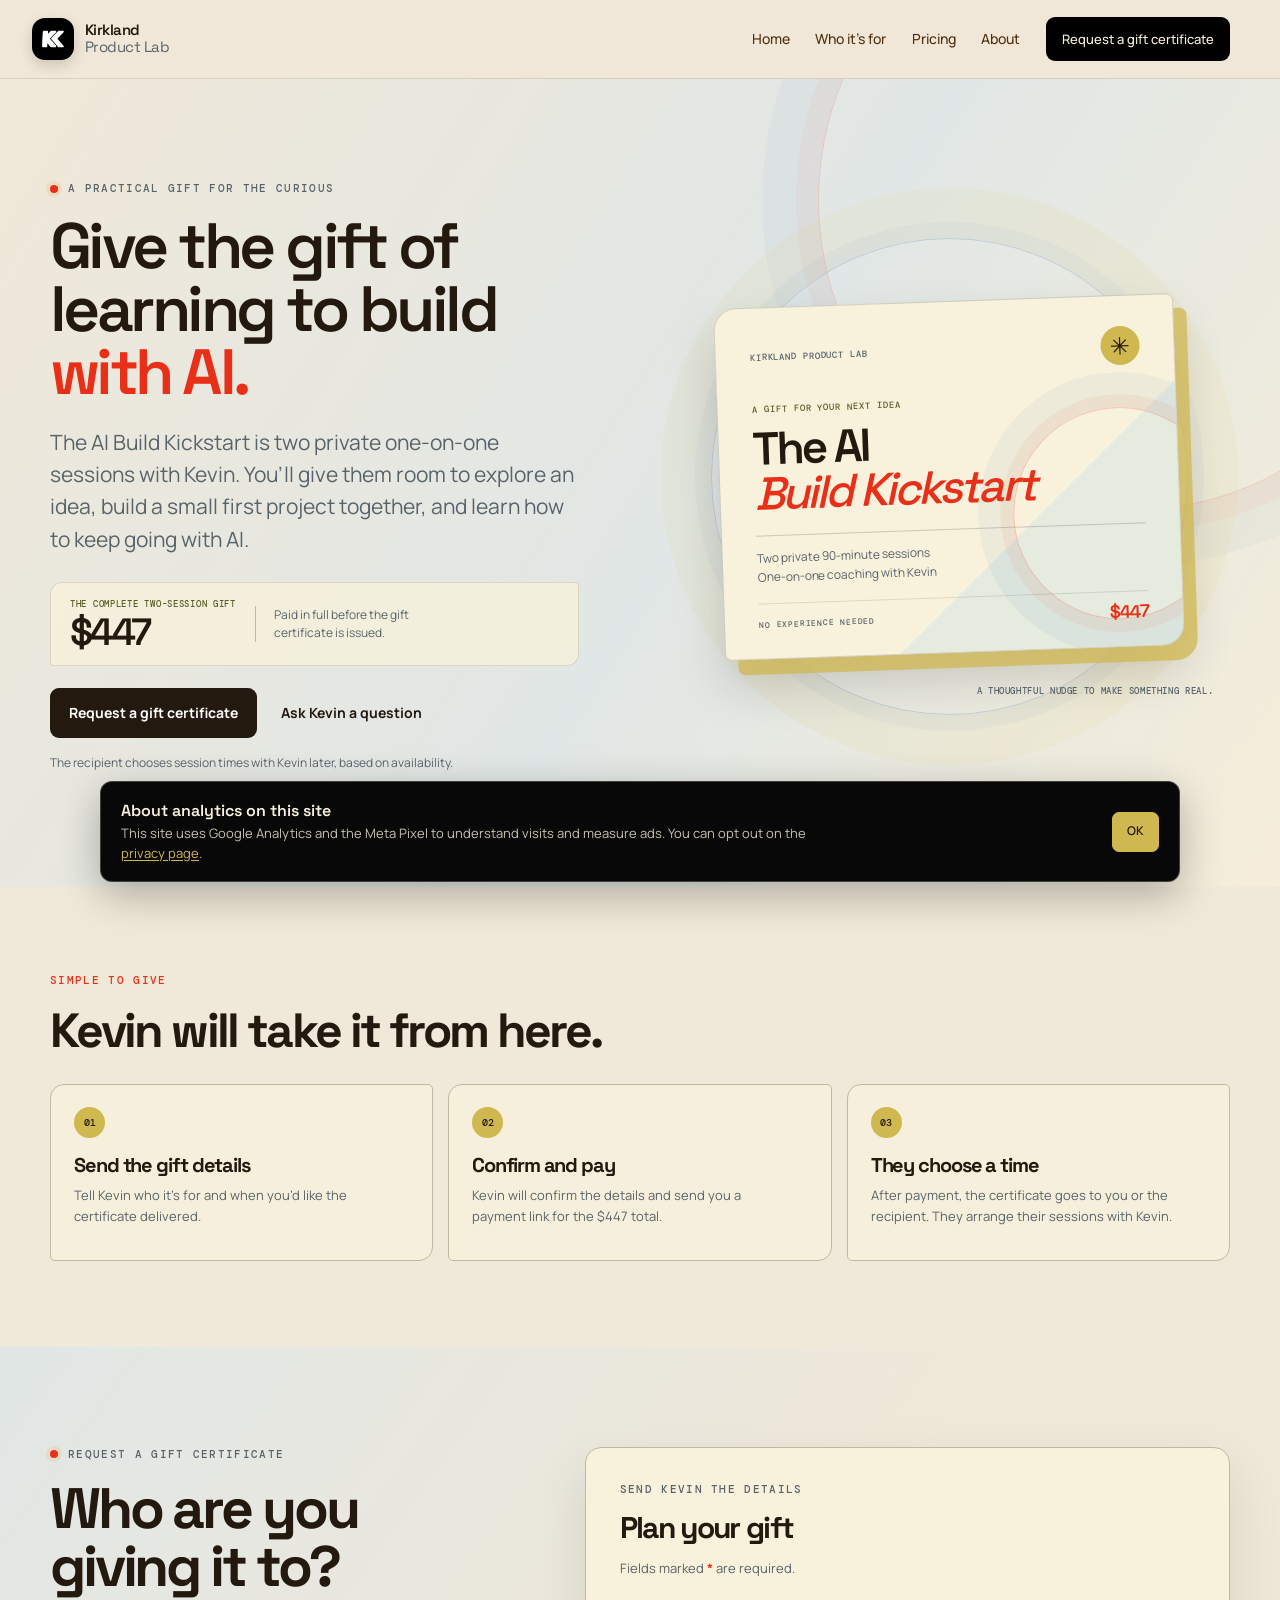
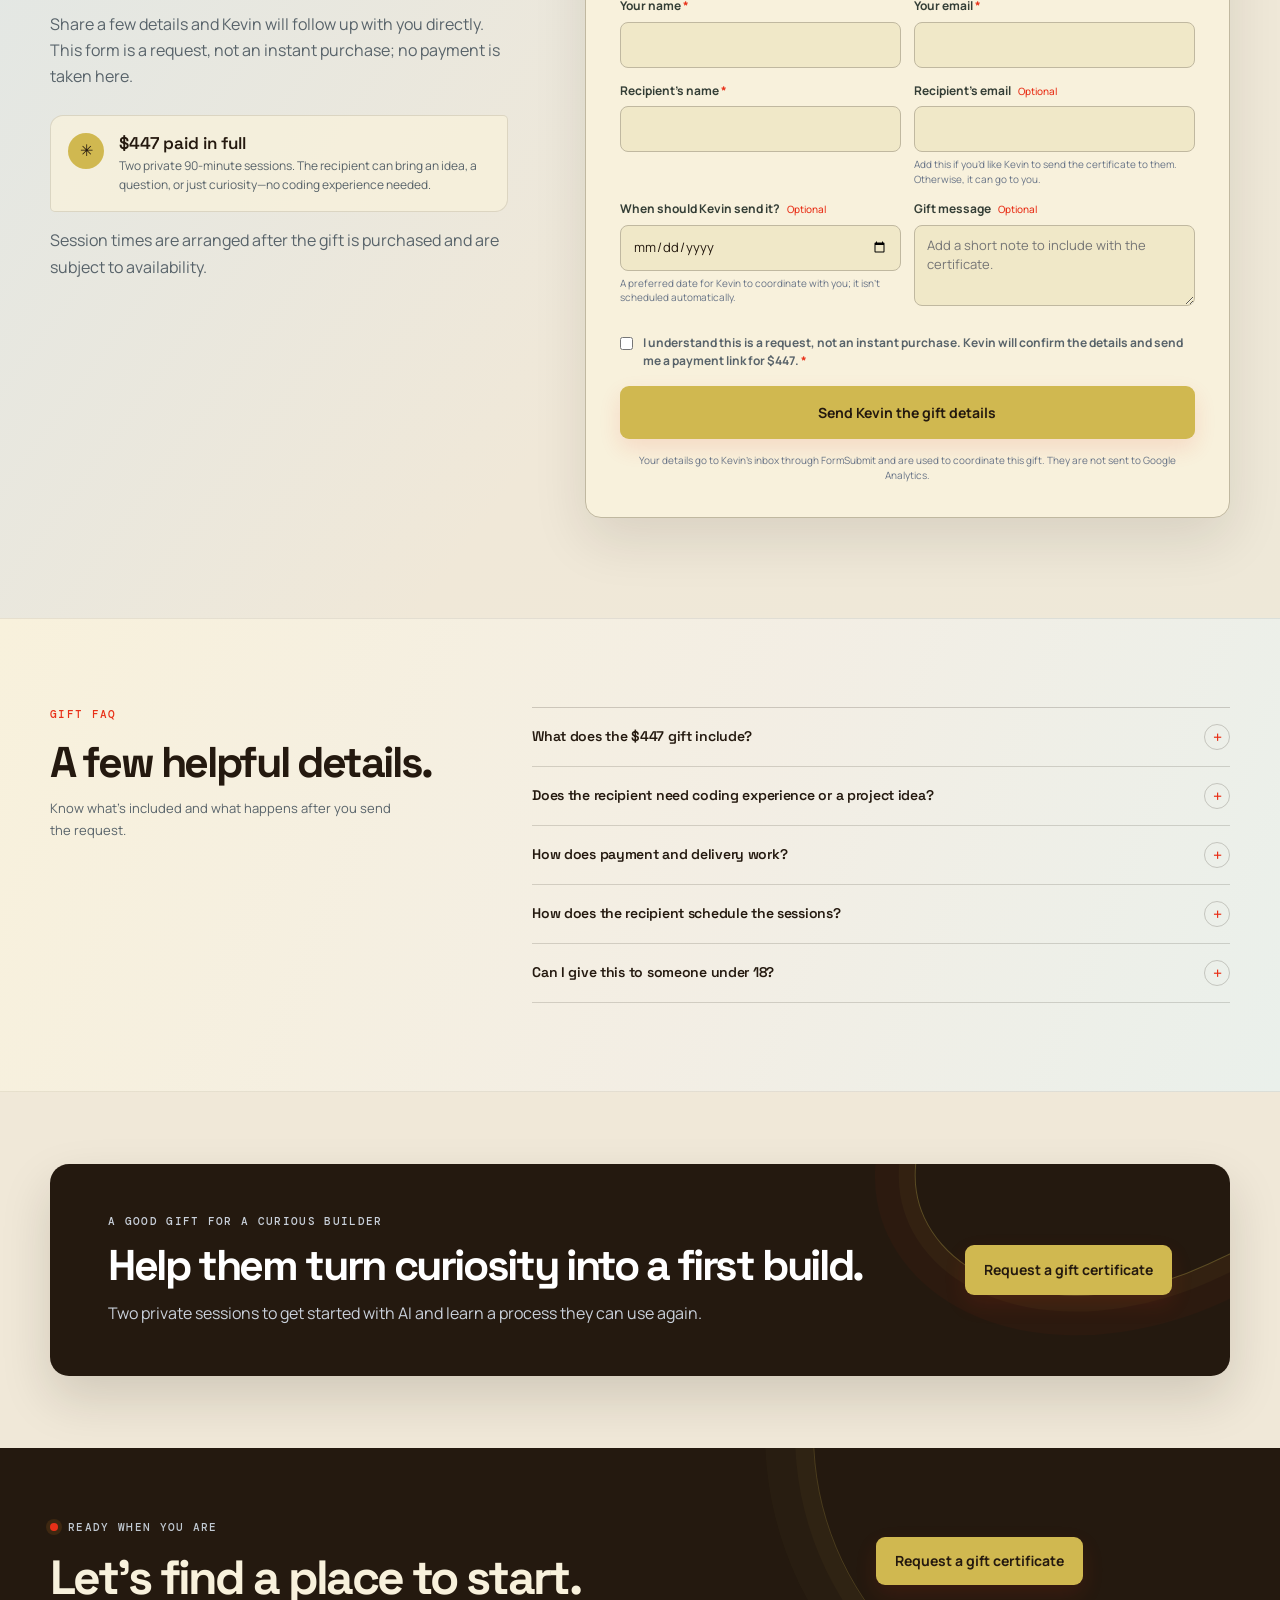
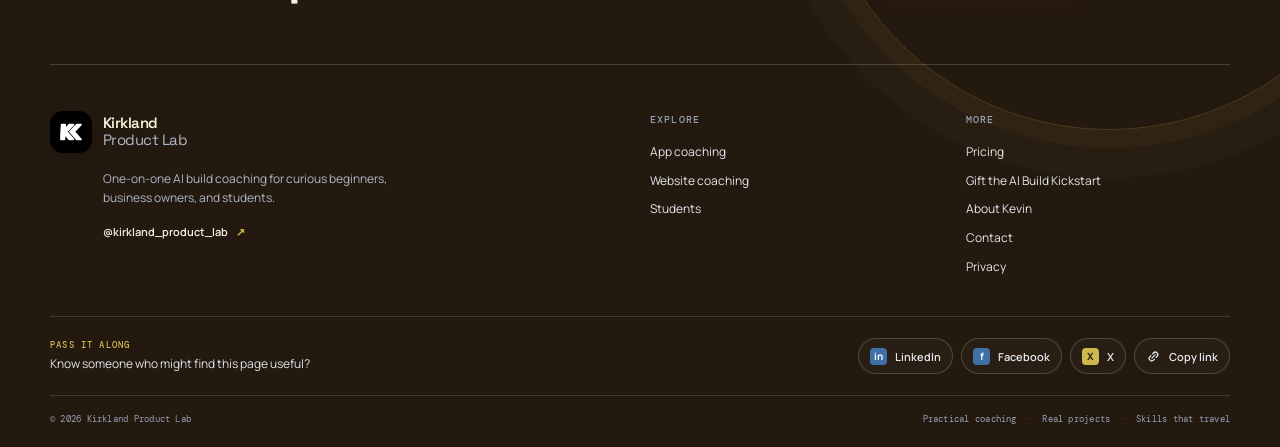
<file: gift.html>
<!doctype html>
<html lang="en">
  <head>
    <meta charset="utf-8" />
    <meta name="viewport" content="width=device-width, initial-scale=1" />
    <meta name="description" content="Give someone two private 90-minute AI build coaching sessions with Kevin. Beginner-friendly, with no coding experience or project idea needed." />
    <title>Gift the AI Build Kickstart | Kirkland Product Lab</title>
    <link rel="canonical" href="https://maverick1o.github.io/KPL/gift.html" />
    <meta name="theme-color" content="#f0e8d8" />
    <meta property="og:type" content="website" />
    <meta property="og:locale" content="en_US" />
    <meta property="og:site_name" content="Kirkland Product Lab" />
    <meta property="og:title" content="Gift the AI Build Kickstart | Kirkland Product Lab" />
    <meta property="og:description" content="Give someone two private 90-minute AI build coaching sessions with Kevin. Beginner-friendly, with no coding experience or project idea needed." />
    <meta property="og:url" content="https://maverick1o.github.io/KPL/gift.html" />
    <meta property="og:image" content="https://maverick1o.github.io/KPL/assets/home-build-with-ai-illustration.png" />
    <meta property="og:image:alt" content="A coach and client collaborate on a digital project." />
    <meta name="twitter:card" content="summary_large_image" />
    <meta name="twitter:title" content="Gift the AI Build Kickstart | Kirkland Product Lab" />
    <meta name="twitter:description" content="Give someone two private 90-minute AI build coaching sessions with Kevin. Beginner-friendly, with no coding experience or project idea needed." />
    <meta name="twitter:image" content="https://maverick1o.github.io/KPL/assets/home-build-with-ai-illustration.png" />
    <script type="application/ld+json">
{
  "@context": "https://schema.org",
  "@graph": [
    {
      "@type": "Organization",
      "@id": "https://maverick1o.github.io/KPL/#organization",
      "name": "Kirkland Product Lab",
      "url": "https://maverick1o.github.io/KPL/",
      "logo": {
        "@type": "ImageObject",
        "url": "https://maverick1o.github.io/KPL/assets/kpl-icon.png"
      },
      "founder": {
        "@id": "https://maverick1o.github.io/KPL/#kevin-kirkland"
      },
      "sameAs": [
        "https://www.instagram.com/kirkland_product_lab/"
      ]
    },
    {
      "@type": "Person",
      "@id": "https://maverick1o.github.io/KPL/#kevin-kirkland",
      "name": "Kevin Kirkland",
      "jobTitle": "Software consultant and AI coach",
      "worksFor": {
        "@id": "https://maverick1o.github.io/KPL/#organization"
      }
    },
    {
      "@type": "WebSite",
      "@id": "https://maverick1o.github.io/KPL/#website",
      "url": "https://maverick1o.github.io/KPL/",
      "name": "Kirkland Product Lab",
      "publisher": {
        "@id": "https://maverick1o.github.io/KPL/#organization"
      },
      "inLanguage": "en-US"
    },
    {
      "@type": "WebPage",
      "@id": "https://maverick1o.github.io/KPL/gift.html#webpage",
      "url": "https://maverick1o.github.io/KPL/gift.html",
      "name": "Gift the AI Build Kickstart | Kirkland Product Lab",
      "description": "Give someone two private 90-minute AI build coaching sessions with Kevin. Beginner-friendly, with no coding experience or project idea needed.",
      "isPartOf": {
        "@id": "https://maverick1o.github.io/KPL/#website"
      },
      "publisher": {
        "@id": "https://maverick1o.github.io/KPL/#organization"
      },
      "inLanguage": "en-US"
    }
  ]
}
    </script>
    <link rel="icon" href="assets/kpl-icon.png" />
    <link rel="stylesheet" href="styles.css?v=kpl-intro-call-20261119" />
    <script type="module" src="site.js?v=kpl-notice-only-20261119"></script>
    <!-- Meta Pixel Code -->
    <script>
var kplTrackingOptOut = false;
try { kplTrackingOptOut = localStorage.getItem('kpl-analytics-consent') === 'denied'; } catch (e) {}
if (!kplTrackingOptOut) {
!function(f,b,e,v,n,t,s)
{if(f.fbq)return;n=f.fbq=function(){n.callMethod?
n.callMethod.apply(n,arguments):n.queue.push(arguments)};
if(!f._fbq)f._fbq=n;n.push=n;n.loaded=!0;n.version='2.0';
n.queue=[];t=b.createElement(e);t.async=!0;
t.src=v;s=b.getElementsByTagName(e)[0];
s.parentNode.insertBefore(t,s)}(window, document,'script',
'https://connect.facebook.net/en_US/fbevents.js');
fbq('init', '1450840233862221');
fbq('track', 'PageView');
}
    </script>
    <noscript><img height="1" width="1" style="display:none"
src="https://www.facebook.com/tr?id=1450840233862221&ev=PageView&noscript=1"
/></noscript>
    <!-- End Meta Pixel Code -->
  </head>
  <body data-page="gift"><div id="site">
    <a class="skip-link" href="#main">Skip to content</a>
    <header class="site-header">
      <div class="shell nav-shell">
        <a class="brand" href="./" aria-label="Kirkland Product Lab home">
          <span class="brand-mark"><img src="assets/kpl-icon.png" alt="" /></span>
          <span class="brand-name">Kirkland <b>Product Lab</b></span>
        </a>
        <button class="menu-toggle" type="button" aria-expanded="false" aria-controls="primary-nav">
          <span></span><span></span><span class="sr-only">Toggle navigation</span>
        </button>
        <nav class="primary-nav" id="primary-nav" aria-label="Main navigation">

    <a href="./" >Home</a>

    <a href="./#offers" >Who it’s for</a>

    <a href="pricing.html" >Pricing</a>

    <a href="about.html" >About</a>

          <a class="nav-cta" href="#gift-request">Request a gift certificate</a>
        </nav>
      </div>
    </header>

    <main id="main" class="gift-page">
      <section class="gift-hero">
        <div class="shell gift-hero-grid">
          <div class="gift-hero-copy">
            <p class="eyebrow"><span class="eyebrow-dot" aria-hidden="true"></span> A PRACTICAL GIFT FOR THE CURIOUS</p>
            <h1>Give the gift of<br />learning to build <span>with AI.</span></h1>
            <p class="hero-lede">The AI Build Kickstart is two private one-on-one sessions with Kevin. You’ll give them room to explore an idea, build a small first project together, and learn how to keep going with AI.</p>
            <div class="gift-price-callout"><div><span class="gift-price-label">THE COMPLETE TWO-SESSION GIFT</span><strong>$447</strong></div><p>Paid in full before the gift certificate is issued.</p></div>
            <div class="hero-actions gift-hero-actions"><a class="button button-dark" href="#gift-request">Request a gift certificate</a><a class="text-link" href="contact.html">Ask Kevin a question</a></div>
            <p class="gift-scheduling-note">The recipient chooses session times with Kevin later, based on availability.</p>
          </div>
          <div class="gift-art" aria-label="Gift preview for two private AI Build Kickstart coaching sessions">
            <div class="gift-art-orbit" aria-hidden="true"></div>
            <article class="gift-card-preview">
              <div class="gift-card-topline"><span>KIRKLAND PRODUCT LAB</span><span class="gift-card-star" aria-hidden="true">✳</span></div>
              <p class="gift-card-kicker">A GIFT FOR YOUR NEXT IDEA</p>
              <h2>The AI<br /><em>Build Kickstart</em></h2>
              <div class="gift-card-rule"></div>
              <p class="gift-card-includes">Two private 90-minute sessions<br />One-on-one coaching with Kevin</p>
              <div class="gift-card-bottom"><span>NO EXPERIENCE NEEDED</span><span>$447</span></div>
            </article>
            <p class="gift-art-caption">A thoughtful nudge to make something real.</p>
          </div>
        </div>
      </section>

      <section class="gift-steps-section">
        <div class="shell">
          <div class="gift-section-heading"><p class="eyebrow">SIMPLE TO GIVE</p><h2>Kevin will take it from here.</h2></div>
          <div class="gift-steps-grid">
            <article class="gift-step"><span>01</span><h3>Send the gift details</h3><p>Tell Kevin who it’s for and when you’d like the certificate delivered.</p></article>
            <article class="gift-step"><span>02</span><h3>Confirm and pay</h3><p>Kevin will confirm the details and send you a payment link for the $447 total.</p></article>
            <article class="gift-step"><span>03</span><h3>They choose a time</h3><p>After payment, the certificate goes to you or the recipient. They arrange their sessions with Kevin.</p></article>
          </div>
        </div>
      </section>

      <section class="gift-request-section" id="gift-request">
        <div class="shell gift-request-grid">
          <div class="gift-request-copy">
            <p class="eyebrow"><span class="eyebrow-dot" aria-hidden="true"></span> REQUEST A GIFT CERTIFICATE</p>
            <h2>Who are you giving it to?</h2>
            <p>Share a few details and Kevin will follow up with you directly. This form is a request, not an instant purchase; no payment is taken here.</p>
            <div class="gift-request-summary"><span class="gift-request-summary-mark" aria-hidden="true">✳</span><div><strong>$447 paid in full</strong><p>Two private 90-minute sessions. The recipient can bring an idea, a question, or just curiosity—no coding experience needed.</p></div></div>
            <p class="gift-availability-note">Session times are arranged after the gift is purchased and are subject to availability.</p>
          </div>
          <div class="form-card gift-form-card">
            <div class="form-heading"><p class="eyebrow">SEND KEVIN THE DETAILS</p><h2>Plan your gift</h2><p>Fields marked <span aria-hidden="true">*</span> are required.</p></div>
            <form class="gift-request-form" id="gift-request-form">
              <div class="gift-form-row">
                <div><label for="gift-buyer-name">Your name <span>*</span></label><input id="gift-buyer-name" name="name" autocomplete="name" required /></div>
                <div><label for="gift-buyer-email">Your email <span>*</span></label><input id="gift-buyer-email" name="email" type="email" autocomplete="email" required /></div>
              </div>
              <div class="gift-form-row">
                <div><label for="gift-recipient-name">Recipient’s name <span>*</span></label><input id="gift-recipient-name" name="recipient_name" autocomplete="off" required /></div>
                <div><label for="gift-recipient-email">Recipient’s email <span class="optional-label">Optional</span></label><input id="gift-recipient-email" name="recipient_email" type="email" autocomplete="off" /><p class="gift-field-help">Add this if you’d like Kevin to send the certificate to them. Otherwise, it can go to you.</p></div>
              </div>
              <div class="gift-form-row gift-form-row-secondary">
                <div><label for="gift-delivery-date">When should Kevin send it? <span class="optional-label">Optional</span></label><input id="gift-delivery-date" name="requested_delivery_date" type="date" /><p class="gift-field-help">A preferred date for Kevin to coordinate with you; it isn’t scheduled automatically.</p></div>
                <div><label for="gift-message">Gift message <span class="optional-label">Optional</span></label><textarea id="gift-message" name="gift_message" rows="3" placeholder="Add a short note to include with the certificate."></textarea></div>
              </div>
              <input name="offer" type="hidden" value="AI Build Kickstart gift certificate · $447 paid in full" />
              <input name="_subject" type="hidden" value="AI Build Kickstart gift certificate request" />
              <label class="gift-consent-row"><input type="checkbox" name="permission" required /><span>I understand this is a request, not an instant purchase. Kevin will confirm the details and send me a payment link for $447. <b>*</b></span></label>
              <button class="button button-lime gift-submit" type="submit">Send Kevin the gift details</button>
              <p class="gift-form-privacy">Your details go to Kevin’s inbox through FormSubmit and are used to coordinate this gift. They are not sent to Google Analytics.</p>
              <p class="form-status gift-form-status" id="gift-request-status" role="status" aria-live="polite" hidden></p>
            </form>
          </div>
        </div>
      </section>


    <section class="faq-section" id="gift-faq" aria-labelledby="gift-faq-title">
      <div class="shell faq-layout">
        <div class="faq-intro">
          <p class="eyebrow">GIFT FAQ</p>
          <h2 id="gift-faq-title">A few helpful details.</h2>
          <p>Know what’s included and what happens after you send the request.</p>
        </div>
        <div class="faq-list">

            <details class="faq-item">
              <summary>What does the $447 gift include?</summary>
              <div class="faq-answer"><p>Two private 90-minute one-on-one sessions with Kevin: three hours of guided, hands-on AI building. The recipient chooses a small first project with Kevin and learns how to continue on their own.</p></div>
            </details>

            <details class="faq-item">
              <summary>Does the recipient need coding experience or a project idea?</summary>
              <div class="faq-answer"><p>No. The Kickstart is designed for beginners. They can bring a goal, a question, or just curiosity; Kevin will help them find a useful starting point.</p></div>
            </details>

            <details class="faq-item">
              <summary>How does payment and delivery work?</summary>
              <div class="faq-answer"><p>After you submit the request, Kevin will confirm the recipient and delivery details and send you a payment link for the full $447. The gift certificate is sent after payment. It can be sent to you or, if you provide their email, directly to the recipient.</p></div>
            </details>

            <details class="faq-item">
              <summary>How does the recipient schedule the sessions?</summary>
              <div class="faq-answer"><p>They contact Kevin to arrange two 90-minute sessions. Times are coordinated after purchase and depend on availability.</p></div>
            </details>

            <details class="faq-item">
              <summary>Can I give this to someone under 18?</summary>
              <div class="faq-answer"><p>Yes. For a recipient under 18, a parent or guardian should contact Kevin to arrange the sessions and be involved in the process.</p></div>
            </details>

        </div>
      </div>
    </section>

      <section class="cta-section gift-bottom-cta"><div class="shell cta-card"><div><p class="eyebrow eyebrow-light">A GOOD GIFT FOR A CURIOUS BUILDER</p><h2>Help them turn curiosity into a first build.</h2><p>Two private sessions to get started with AI and learn a process they can use again.</p></div><a class="button button-lime" href="#gift-request">Request a gift certificate</a></div></section>
    </main>

    <footer class="site-footer" id="site-footer">
      <div class="shell footer-invite">
        <div class="footer-invite-copy">
          <p class="eyebrow"><span class="eyebrow-dot" aria-hidden="true"></span> READY WHEN YOU ARE</p>
          <h2>Let’s find a place to start.</h2>
        </div>
        <div class="footer-invite-action">
          <a class="button button-lime" href="#gift-request">Request a gift certificate</a>
        </div>
      </div>
      <div class="shell footer-main">
        <div class="footer-brand-block">
          <a class="brand brand-inverse" href="./" aria-label="Kirkland Product Lab home">
            <span class="brand-mark"><img src="assets/kpl-icon.png" alt="" /></span>
            <span class="brand-name">Kirkland <b>Product Lab</b></span>
          </a>
          <p>One-on-one AI build coaching for curious beginners, business owners, and students.</p>
          <a class="footer-handle" href="https://www.instagram.com/kirkland_product_lab/" target="_blank" rel="noopener noreferrer">@kirkland_product_lab <span aria-hidden="true">↗</span></a>
        </div>
        <nav class="footer-links" aria-label="Footer navigation">
          <div><h3>Explore</h3><a href="app-building.html">App coaching</a><a href="website-building.html">Website coaching</a><a href="student-coaching.html">Students</a></div>
          <div><h3>More</h3><a href="pricing.html">Pricing</a><a href="gift.html">Gift the AI Build Kickstart</a><a href="about.html">About Kevin</a><a href="contact.html">Contact</a><a href="privacy.html">Privacy</a></div>
        </nav>
      </div>
      <div class="shell footer-share">
        <div class="footer-share-copy">
          <p class="footer-share-label">PASS IT ALONG</p>
          <p>Know someone who might find this page useful?</p>
        </div>
        <div class="footer-share-main">
          <div class="footer-share-actions" role="group" aria-label="Share this page">
            <a class="share-action" data-share-platform="linkedin" href="https://www.linkedin.com/sharing/share-offsite/?url=https%3A%2F%2Fmaverick1o.github.io%2FKPL%2Fgift.html" target="_blank" rel="noopener noreferrer" aria-label="Share this page on LinkedIn"><span class="share-mark share-mark-linkedin" aria-hidden="true">in</span><span>LinkedIn</span></a>
            <a class="share-action" data-share-platform="facebook" href="https://www.facebook.com/sharer/sharer.php?u=https%3A%2F%2Fmaverick1o.github.io%2FKPL%2Fgift.html" target="_blank" rel="noopener noreferrer" aria-label="Share this page on Facebook"><span class="share-mark share-mark-facebook" aria-hidden="true">f</span><span>Facebook</span></a>
            <a class="share-action" data-share-platform="x" href="https://twitter.com/intent/tweet?text=One-on-one%20AI%20build%20coaching%20for%20curious%20beginners%20with%20Kevin%20Kirkland.&url=https%3A%2F%2Fmaverick1o.github.io%2FKPL%2Fgift.html" target="_blank" rel="noopener noreferrer" aria-label="Share this page on X"><span class="share-mark share-mark-x" aria-hidden="true">X</span><span>X</span></a>
            <button class="share-action" type="button" data-copy-page-link><svg viewBox="0 0 24 24" aria-hidden="true"><path d="M8.7 15.3a1 1 0 0 1 0-1.4l5.2-5.2a1 1 0 1 1 1.4 1.4l-5.2 5.2a1 1 0 0 1-1.4 0ZM7 17a3 3 0 0 1 0-4.2l2.1-2.1-1.4-1.4-2.1 2.1a5 5 0 0 0 7.1 7.1l2.1-2.1-1.4-1.4L11.2 17A3 3 0 0 1 7 17Zm10-10a3 3 0 0 1 0 4.2l-2.1 2.1 1.4 1.4 2.1-2.1a5 5 0 0 0-7.1-7.1L9.2 7.6l1.4 1.4L12.8 7A3 3 0 0 1 17 7Z"/></svg><span>Copy link</span></button>
            <button class="share-action share-native-action" type="button" data-native-share hidden><svg viewBox="0 0 24 24" aria-hidden="true"><path d="M18 16.1a3 3 0 0 0-2.4 1.2l-6.9-4a3.1 3.1 0 0 0 0-2.6l6.9-4A3 3 0 1 0 14.7 5c0 .2 0 .4.1.6l-6.9 4a3 3 0 1 0 0 4.8l6.9 4a3 3 0 1 0 3.2-2.3Z"/></svg><span>Share</span></button>
          </div>
          <span class="footer-share-feedback" data-share-feedback role="status" aria-live="polite"></span>
        </div>
      </div>
      <div class="shell footer-bottom"><span>© <span data-year>2026</span> Kirkland Product Lab</span><span>Practical coaching <i>·</i> Real projects <i>·</i> Skills that travel</span></div>
    </footer>
</div>
</body>
</html>
</file>
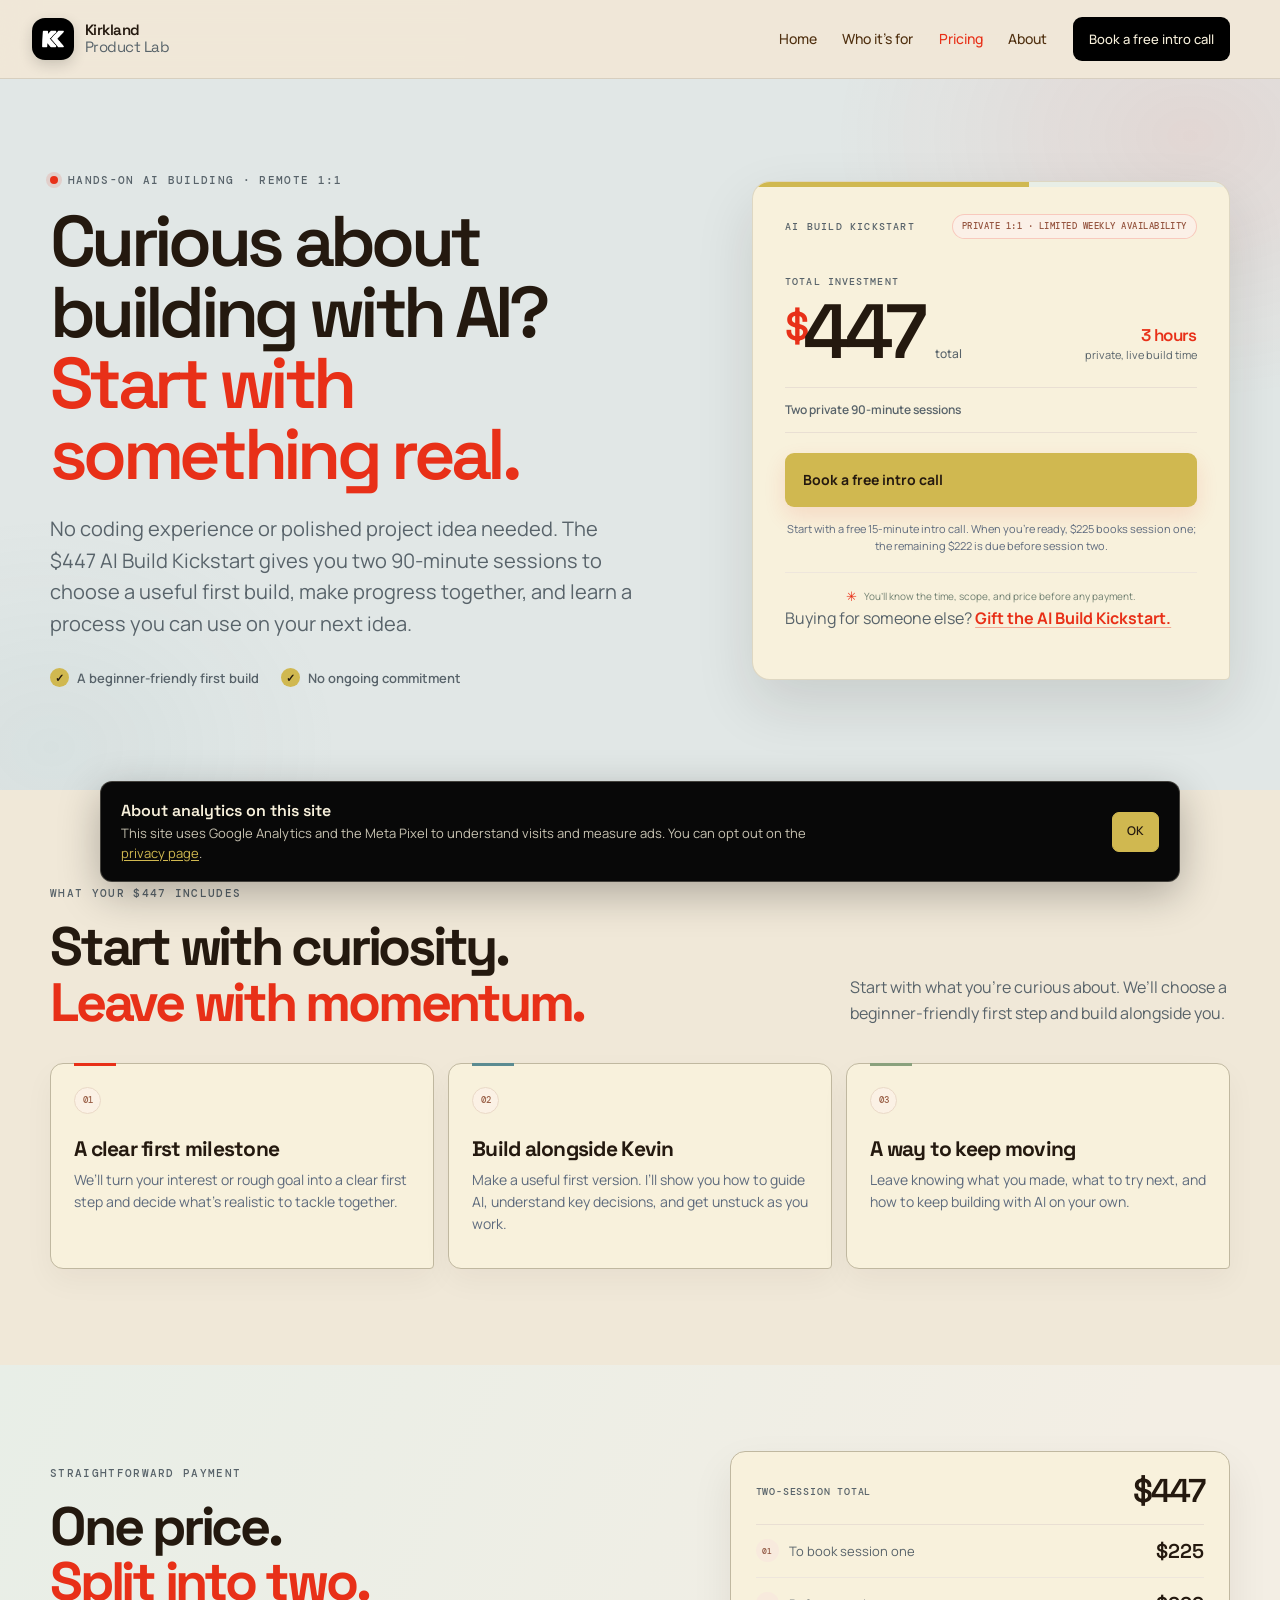
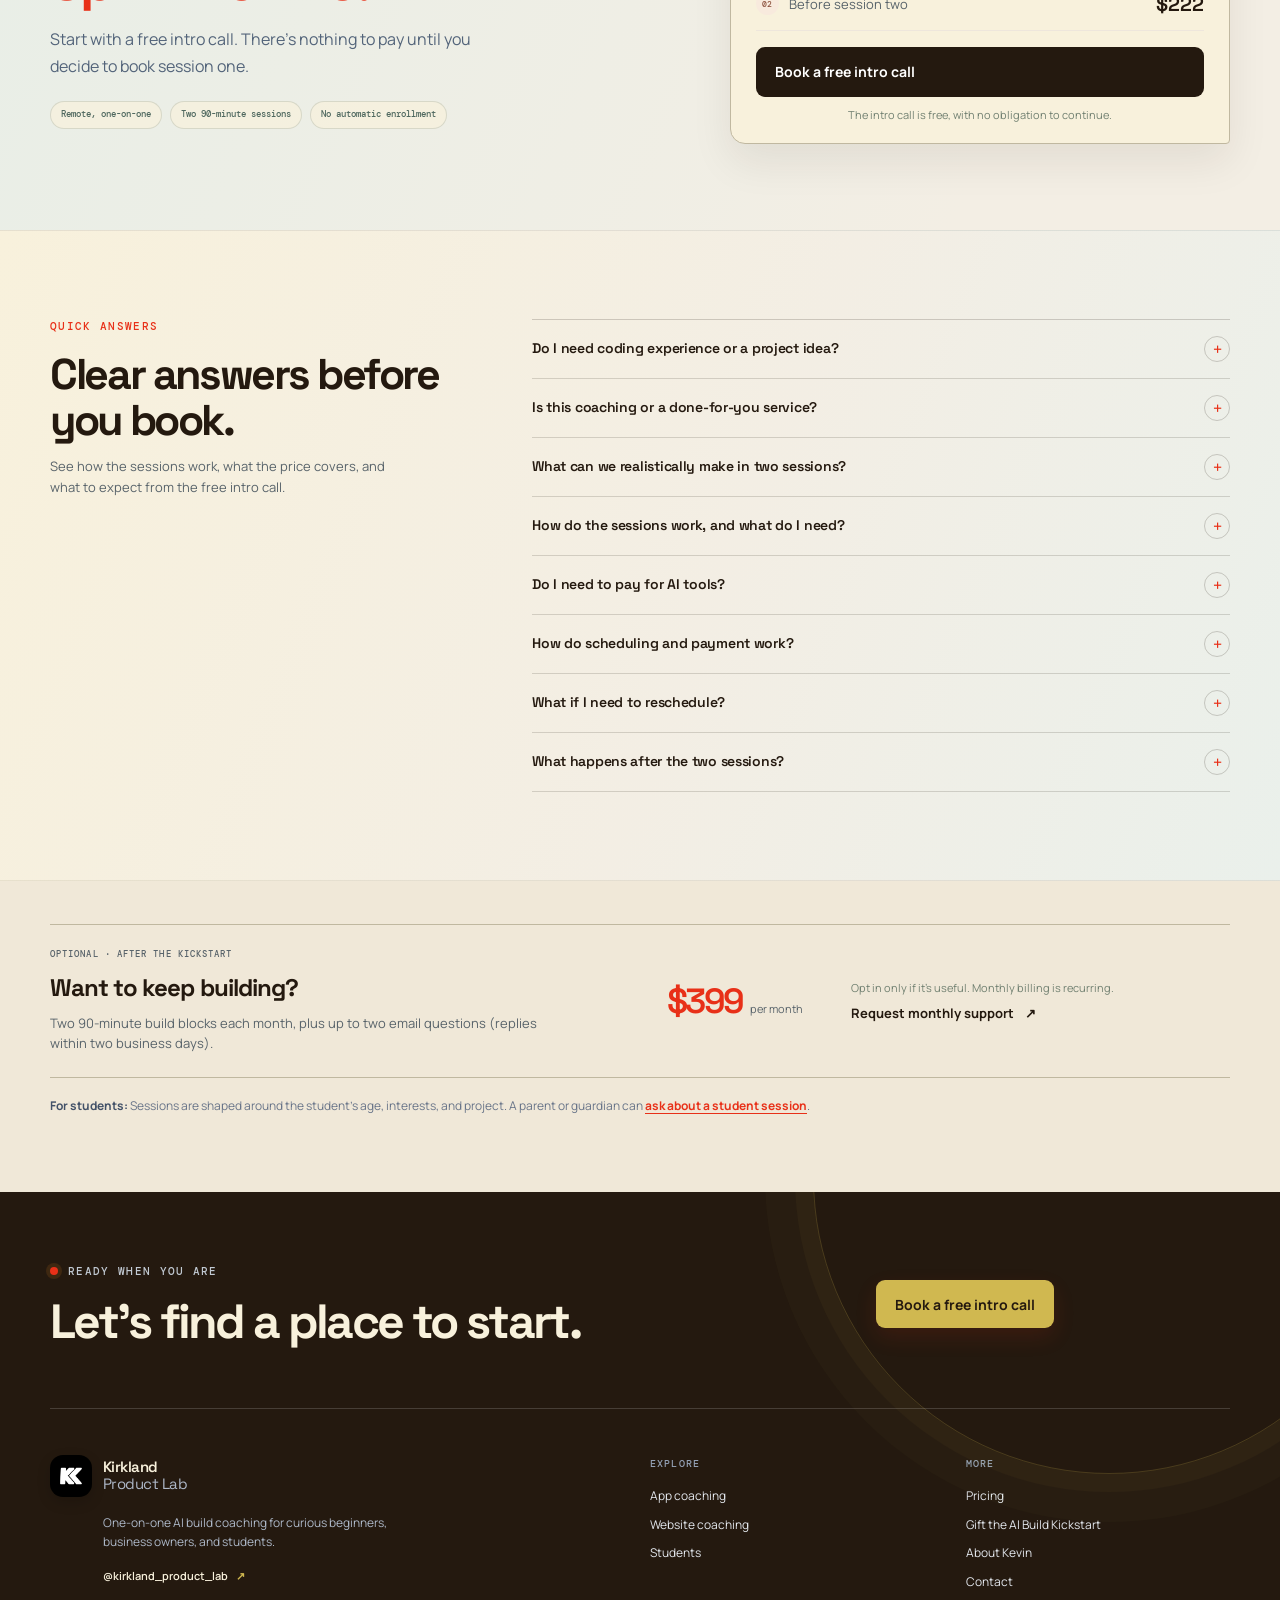
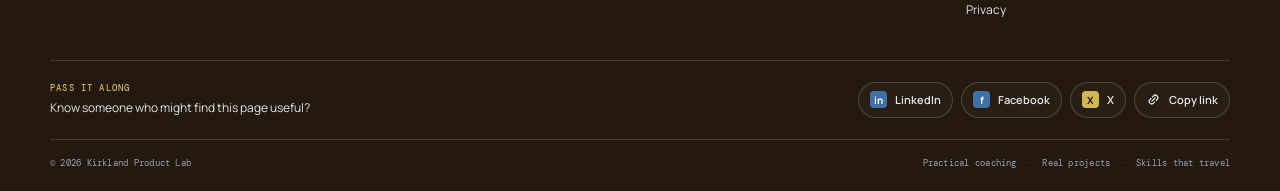
<file: pricing.html>
<!doctype html>
<html lang="en">
  <head>
    <meta charset="utf-8" />
    <meta name="viewport" content="width=device-width, initial-scale=1" />
    <meta name="description" content="The $447 AI Build Kickstart includes two private 90-minute sessions. No coding experience or finished project idea needed: choose a first build, make progress, and learn how to continue." />
    <title>AI Build Kickstart Price & Sessions | Kirkland Product Lab</title>
    <link rel="canonical" href="https://maverick1o.github.io/KPL/pricing.html" />
    <meta name="theme-color" content="#f0e8d8" />
    <meta property="og:type" content="website" />
    <meta property="og:locale" content="en_US" />
    <meta property="og:site_name" content="Kirkland Product Lab" />
    <meta property="og:title" content="AI Build Kickstart Price & Sessions | Kirkland Product Lab" />
    <meta property="og:description" content="The $447 AI Build Kickstart includes two private 90-minute sessions. No coding experience or finished project idea needed: choose a first build, make progress, and learn how to continue." />
    <meta property="og:url" content="https://maverick1o.github.io/KPL/pricing.html" />
    <meta property="og:image" content="https://maverick1o.github.io/KPL/assets/home-build-with-ai-illustration.png" />
    <meta property="og:image:alt" content="A client and coach work together on a digital project." />
    <meta name="twitter:card" content="summary_large_image" />
    <meta name="twitter:title" content="AI Build Kickstart Price & Sessions | Kirkland Product Lab" />
    <meta name="twitter:description" content="The $447 AI Build Kickstart includes two private 90-minute sessions. No coding experience or finished project idea needed: choose a first build, make progress, and learn how to continue." />
    <meta name="twitter:image" content="https://maverick1o.github.io/KPL/assets/home-build-with-ai-illustration.png" />
    <script type="application/ld+json">
{
  "@context": "https://schema.org",
  "@graph": [
    {
      "@type": "Organization",
      "@id": "https://maverick1o.github.io/KPL/#organization",
      "name": "Kirkland Product Lab",
      "url": "https://maverick1o.github.io/KPL/",
      "logo": {
        "@type": "ImageObject",
        "url": "https://maverick1o.github.io/KPL/assets/kpl-icon.png"
      },
      "founder": {
        "@id": "https://maverick1o.github.io/KPL/#kevin-kirkland"
      },
      "sameAs": [
        "https://www.instagram.com/kirkland_product_lab/"
      ]
    },
    {
      "@type": "Person",
      "@id": "https://maverick1o.github.io/KPL/#kevin-kirkland",
      "name": "Kevin Kirkland",
      "jobTitle": "Software consultant and AI coach",
      "worksFor": {
        "@id": "https://maverick1o.github.io/KPL/#organization"
      }
    },
    {
      "@type": "WebSite",
      "@id": "https://maverick1o.github.io/KPL/#website",
      "url": "https://maverick1o.github.io/KPL/",
      "name": "Kirkland Product Lab",
      "publisher": {
        "@id": "https://maverick1o.github.io/KPL/#organization"
      },
      "inLanguage": "en-US"
    },
    {
      "@type": "WebPage",
      "@id": "https://maverick1o.github.io/KPL/pricing.html#webpage",
      "url": "https://maverick1o.github.io/KPL/pricing.html",
      "name": "AI Build Kickstart Price & Sessions | Kirkland Product Lab",
      "description": "The $447 AI Build Kickstart includes two private 90-minute sessions. No coding experience or finished project idea needed: choose a first build, make progress, and learn how to continue.",
      "isPartOf": {
        "@id": "https://maverick1o.github.io/KPL/#website"
      },
      "publisher": {
        "@id": "https://maverick1o.github.io/KPL/#organization"
      },
      "inLanguage": "en-US"
    }
  ]
}
    </script>
    <link rel="icon" href="assets/kpl-icon.png" />
    <link rel="stylesheet" href="styles.css?v=kpl-intro-call-20261119" />
    <script type="module" src="site.js?v=kpl-notice-only-20261119"></script>
    <!-- Meta Pixel Code -->
    <script>
var kplTrackingOptOut = false;
try { kplTrackingOptOut = localStorage.getItem('kpl-analytics-consent') === 'denied'; } catch (e) {}
if (!kplTrackingOptOut) {
!function(f,b,e,v,n,t,s)
{if(f.fbq)return;n=f.fbq=function(){n.callMethod?
n.callMethod.apply(n,arguments):n.queue.push(arguments)};
if(!f._fbq)f._fbq=n;n.push=n;n.loaded=!0;n.version='2.0';
n.queue=[];t=b.createElement(e);t.async=!0;
t.src=v;s=b.getElementsByTagName(e)[0];
s.parentNode.insertBefore(t,s)}(window, document,'script',
'https://connect.facebook.net/en_US/fbevents.js');
fbq('init', '1450840233862221');
fbq('track', 'PageView');
}
    </script>
    <noscript><img height="1" width="1" style="display:none"
src="https://www.facebook.com/tr?id=1450840233862221&ev=PageView&noscript=1"
/></noscript>
    <!-- End Meta Pixel Code -->
  </head>
  <body data-page="pricing"><div id="site">
    <a class="skip-link" href="#main">Skip to content</a>
    <header class="site-header">
      <div class="shell nav-shell">
        <a class="brand" href="./" aria-label="Kirkland Product Lab home">
          <span class="brand-mark"><img src="assets/kpl-icon.png" alt="" /></span>
          <span class="brand-name">Kirkland <b>Product Lab</b></span>
        </a>
        <button class="menu-toggle" type="button" aria-expanded="false" aria-controls="primary-nav">
          <span></span><span></span><span class="sr-only">Toggle navigation</span>
        </button>
        <nav class="primary-nav" id="primary-nav" aria-label="Main navigation">

    <a href="./" >Home</a>

    <a href="./#offers" >Who it’s for</a>

    <a href="pricing.html" aria-current="page">Pricing</a>

    <a href="about.html" >About</a>

          <a class="nav-cta" href="booking.html#booking-widget">Book a free intro call</a>
        </nav>
      </div>
    </header>

    <main id="main">
      <section class="page-hero price-hero"><div class="shell price-hero-grid"><div class="price-hero-copy"><p class="eyebrow"><span class="eyebrow-dot"></span> HANDS-ON AI BUILDING · REMOTE 1:1</p><h1>Curious about building with AI?<br /><span>Start with something real.</span></h1><p class="hero-lede">No coding experience or polished project idea needed. The $447 AI Build Kickstart gives you two 90-minute sessions to choose a useful first build, make progress together, and learn a process you can use on your next idea.</p><div class="price-hero-points"><span><i aria-hidden="true">✓</i> A beginner-friendly first build</span><span><i aria-hidden="true">✓</i> No ongoing commitment</span></div></div><aside class="price-summary" id="starter" aria-label="AI Build Kickstart price and booking"><div class="price-summary-top"><p class="eyebrow">AI BUILD KICKSTART</p><span class="price-rate-badge">PRIVATE 1:1 · LIMITED WEEKLY AVAILABILITY</span></div><div class="price-summary-main"><div><span class="price-total-label">TOTAL INVESTMENT</span><p class="price-total"><span>$</span>447 <small>total</small></p></div><div class="price-session-count"><strong>3 hours</strong><span>private, live build time</span></div></div><div class="price-session-format">Two private 90-minute sessions</div><a class="button button-lime price-primary-cta" href="booking.html#booking-widget">Book a free intro call</a><p class="price-summary-note">Start with a free 15-minute intro call. When you’re ready, $225 books session one; the remaining $222 is due before session two.</p><div class="price-assurance"><span aria-hidden="true">✳</span> You’ll know the time, scope, and price before any payment.</div><p class="price-gift-link">Buying for someone else? <a href="gift.html">Gift the AI Build Kickstart.</a></p></aside></div></section>
      <section class="section price-value-section"><div class="shell"><div class="section-heading price-value-heading"><div><p class="eyebrow">WHAT YOUR $447 INCLUDES</p><h2>Start with curiosity.<br /><span>Leave with momentum.</span></h2></div><p>Start with what you’re curious about. We’ll choose a beginner-friendly first step and build alongside you.</p></div><div class="price-value-grid"><article><span>01</span><h3>A clear first milestone</h3><p>We’ll turn your interest or rough goal into a clear first step and decide what’s realistic to tackle together.</p></article><article><span>02</span><h3>Build alongside Kevin</h3><p>Make a useful first version. I’ll show you how to guide AI, understand key decisions, and get unstuck as you work.</p></article><article><span>03</span><h3>A way to keep moving</h3><p>Leave knowing what you made, what to try next, and how to keep building with AI on your own.</p></article></div></div></section>
      <section class="price-payment-section"><div class="shell price-payment-grid"><div class="price-payment-copy"><p class="eyebrow">STRAIGHTFORWARD PAYMENT</p><h2>One price.<br /><span>Split into two.</span></h2><p>Start with a free intro call. There’s nothing to pay until you decide to book session one.</p><div class="price-payment-facts"><span>Remote, one-on-one</span><span>Two 90-minute sessions</span><span>No automatic enrollment</span></div></div><div class="price-payment-card"><div class="payment-total-row"><span>Two-session total</span><strong>$447</strong></div><div class="payment-step-row"><span><i>01</i> To book session one</span><strong>$225</strong></div><div class="payment-step-row"><span><i>02</i> Before session two</span><strong>$222</strong></div><a class="button button-dark" href="booking.html#booking-widget">Book a free intro call</a><p>The intro call is free, with no obligation to continue.</p></div></div></section>

    <section class="faq-section" id="kickstart-faq" aria-labelledby="kickstart-faq-title">
      <div class="shell faq-layout">
        <div class="faq-intro">
          <p class="eyebrow">QUICK ANSWERS</p>
          <h2 id="kickstart-faq-title">Clear answers before you book.</h2>
          <p>See how the sessions work, what the price covers, and what to expect from the free intro call.</p>
        </div>
        <div class="faq-list">

            <details class="faq-item">
              <summary>Do I need coding experience or a project idea?</summary>
              <div class="faq-answer"><p>No. Bring a question, a goal, or just curiosity. We’ll choose a small first build together, and I’ll teach you as you build with AI.</p></div>
            </details>

            <details class="faq-item">
              <summary>Is this coaching or a done-for-you service?</summary>
              <div class="faq-answer"><p>It’s coaching. You’ll make the project decisions and work alongside me. I’ll guide the AI workflow, explain key choices, and help you get unstuck.</p></div>
            </details>

            <details class="faq-item">
              <summary>What can we realistically make in two sessions?</summary>
              <div class="faq-answer"><p>We’ll agree on a focused first milestone that fits three hours—often a simple first version or a useful improvement. A larger idea may need more work afterward.</p></div>
            </details>

            <details class="faq-item">
              <summary>How do the sessions work, and what do I need?</summary>
              <div class="faq-answer"><p>Sessions are live and remote on Google Meet with screen sharing, so you can work from home—it runs in your web browser, with no download needed. You’ll need a computer (a laptop or desktop, not just a phone) and a steady internet connection. I’ll send the Meet link with your prep details.</p></div>
            </details>

            <details class="faq-item">
              <summary>Do I need to pay for AI tools?</summary>
              <div class="faq-answer"><p>We’ll choose tools that fit the project and your budget. If a paid plan is needed, I’ll discuss it with you before you sign up or pay for anything.</p></div>
            </details>

            <details class="faq-item">
              <summary>How do scheduling and payment work?</summary>
              <div class="faq-answer"><p>Start with a free 15-minute intro call on Google Meet. If the Kickstart is a good fit, I’ll send you a link to book session one: $225 reserves it, and the remaining $222 is due before session two.</p></div>
            </details>

            <details class="faq-item">
              <summary>What if I need to reschedule?</summary>
              <div class="faq-answer"><p>Life happens. Let me know as early as you can, and we’ll find another time that works for both sessions.</p></div>
            </details>

            <details class="faq-item">
              <summary>What happens after the two sessions?</summary>
              <div class="faq-answer"><p>You’ll leave with a clear next step and a process you can use on your own. Optional monthly support is available, but there’s no automatic enrollment.</p></div>
            </details>

        </div>
      </div>
    </section>

      <section class="price-options-section"><div class="shell"><div class="price-continuation"><div class="price-continuation-copy"><p class="eyebrow">OPTIONAL · AFTER THE KICKSTART</p><h2>Want to keep building?</h2><p>Two 90-minute build blocks each month, plus up to two email questions (replies within two business days).</p></div><div class="price-continuation-price"><strong>$399</strong><span>per month</span></div><div class="price-continuation-action"><p>Opt in only if it’s useful. Monthly billing is recurring.</p><a class="text-link" href="contact.html?interest=build">Request monthly support <span aria-hidden="true">↗</span></a></div></div><div class="price-student-note"><p><strong>For students:</strong> Sessions are shaped around the student’s age, interests, and project. A parent or guardian can <a href="contact.html?interest=student#lead-form">ask about a student session</a>.</p></div></div></section>
    </main>

    <footer class="site-footer" id="site-footer">
      <div class="shell footer-invite">
        <div class="footer-invite-copy">
          <p class="eyebrow"><span class="eyebrow-dot" aria-hidden="true"></span> READY WHEN YOU ARE</p>
          <h2>Let’s find a place to start.</h2>
        </div>
        <div class="footer-invite-action">
          <a class="button button-lime" href="booking.html#booking-widget">Book a free intro call</a>
        </div>
      </div>
      <div class="shell footer-main">
        <div class="footer-brand-block">
          <a class="brand brand-inverse" href="./" aria-label="Kirkland Product Lab home">
            <span class="brand-mark"><img src="assets/kpl-icon.png" alt="" /></span>
            <span class="brand-name">Kirkland <b>Product Lab</b></span>
          </a>
          <p>One-on-one AI build coaching for curious beginners, business owners, and students.</p>
          <a class="footer-handle" href="https://www.instagram.com/kirkland_product_lab/" target="_blank" rel="noopener noreferrer">@kirkland_product_lab <span aria-hidden="true">↗</span></a>
        </div>
        <nav class="footer-links" aria-label="Footer navigation">
          <div><h3>Explore</h3><a href="app-building.html">App coaching</a><a href="website-building.html">Website coaching</a><a href="student-coaching.html">Students</a></div>
          <div><h3>More</h3><a href="pricing.html">Pricing</a><a href="gift.html">Gift the AI Build Kickstart</a><a href="about.html">About Kevin</a><a href="contact.html">Contact</a><a href="privacy.html">Privacy</a></div>
        </nav>
      </div>
      <div class="shell footer-share">
        <div class="footer-share-copy">
          <p class="footer-share-label">PASS IT ALONG</p>
          <p>Know someone who might find this page useful?</p>
        </div>
        <div class="footer-share-main">
          <div class="footer-share-actions" role="group" aria-label="Share this page">
            <a class="share-action" data-share-platform="linkedin" href="https://www.linkedin.com/sharing/share-offsite/?url=https%3A%2F%2Fmaverick1o.github.io%2FKPL%2Fpricing.html" target="_blank" rel="noopener noreferrer" aria-label="Share this page on LinkedIn"><span class="share-mark share-mark-linkedin" aria-hidden="true">in</span><span>LinkedIn</span></a>
            <a class="share-action" data-share-platform="facebook" href="https://www.facebook.com/sharer/sharer.php?u=https%3A%2F%2Fmaverick1o.github.io%2FKPL%2Fpricing.html" target="_blank" rel="noopener noreferrer" aria-label="Share this page on Facebook"><span class="share-mark share-mark-facebook" aria-hidden="true">f</span><span>Facebook</span></a>
            <a class="share-action" data-share-platform="x" href="https://twitter.com/intent/tweet?text=One-on-one%20AI%20build%20coaching%20for%20curious%20beginners%20with%20Kevin%20Kirkland.&url=https%3A%2F%2Fmaverick1o.github.io%2FKPL%2Fpricing.html" target="_blank" rel="noopener noreferrer" aria-label="Share this page on X"><span class="share-mark share-mark-x" aria-hidden="true">X</span><span>X</span></a>
            <button class="share-action" type="button" data-copy-page-link><svg viewBox="0 0 24 24" aria-hidden="true"><path d="M8.7 15.3a1 1 0 0 1 0-1.4l5.2-5.2a1 1 0 1 1 1.4 1.4l-5.2 5.2a1 1 0 0 1-1.4 0ZM7 17a3 3 0 0 1 0-4.2l2.1-2.1-1.4-1.4-2.1 2.1a5 5 0 0 0 7.1 7.1l2.1-2.1-1.4-1.4L11.2 17A3 3 0 0 1 7 17Zm10-10a3 3 0 0 1 0 4.2l-2.1 2.1 1.4 1.4 2.1-2.1a5 5 0 0 0-7.1-7.1L9.2 7.6l1.4 1.4L12.8 7A3 3 0 0 1 17 7Z"/></svg><span>Copy link</span></button>
            <button class="share-action share-native-action" type="button" data-native-share hidden><svg viewBox="0 0 24 24" aria-hidden="true"><path d="M18 16.1a3 3 0 0 0-2.4 1.2l-6.9-4a3.1 3.1 0 0 0 0-2.6l6.9-4A3 3 0 1 0 14.7 5c0 .2 0 .4.1.6l-6.9 4a3 3 0 1 0 0 4.8l6.9 4a3 3 0 1 0 3.2-2.3Z"/></svg><span>Share</span></button>
          </div>
          <span class="footer-share-feedback" data-share-feedback role="status" aria-live="polite"></span>
        </div>
      </div>
      <div class="shell footer-bottom"><span>© <span data-year>2026</span> Kirkland Product Lab</span><span>Practical coaching <i>·</i> Real projects <i>·</i> Skills that travel</span></div>
    </footer>
</div>
</body>
</html>
</file>
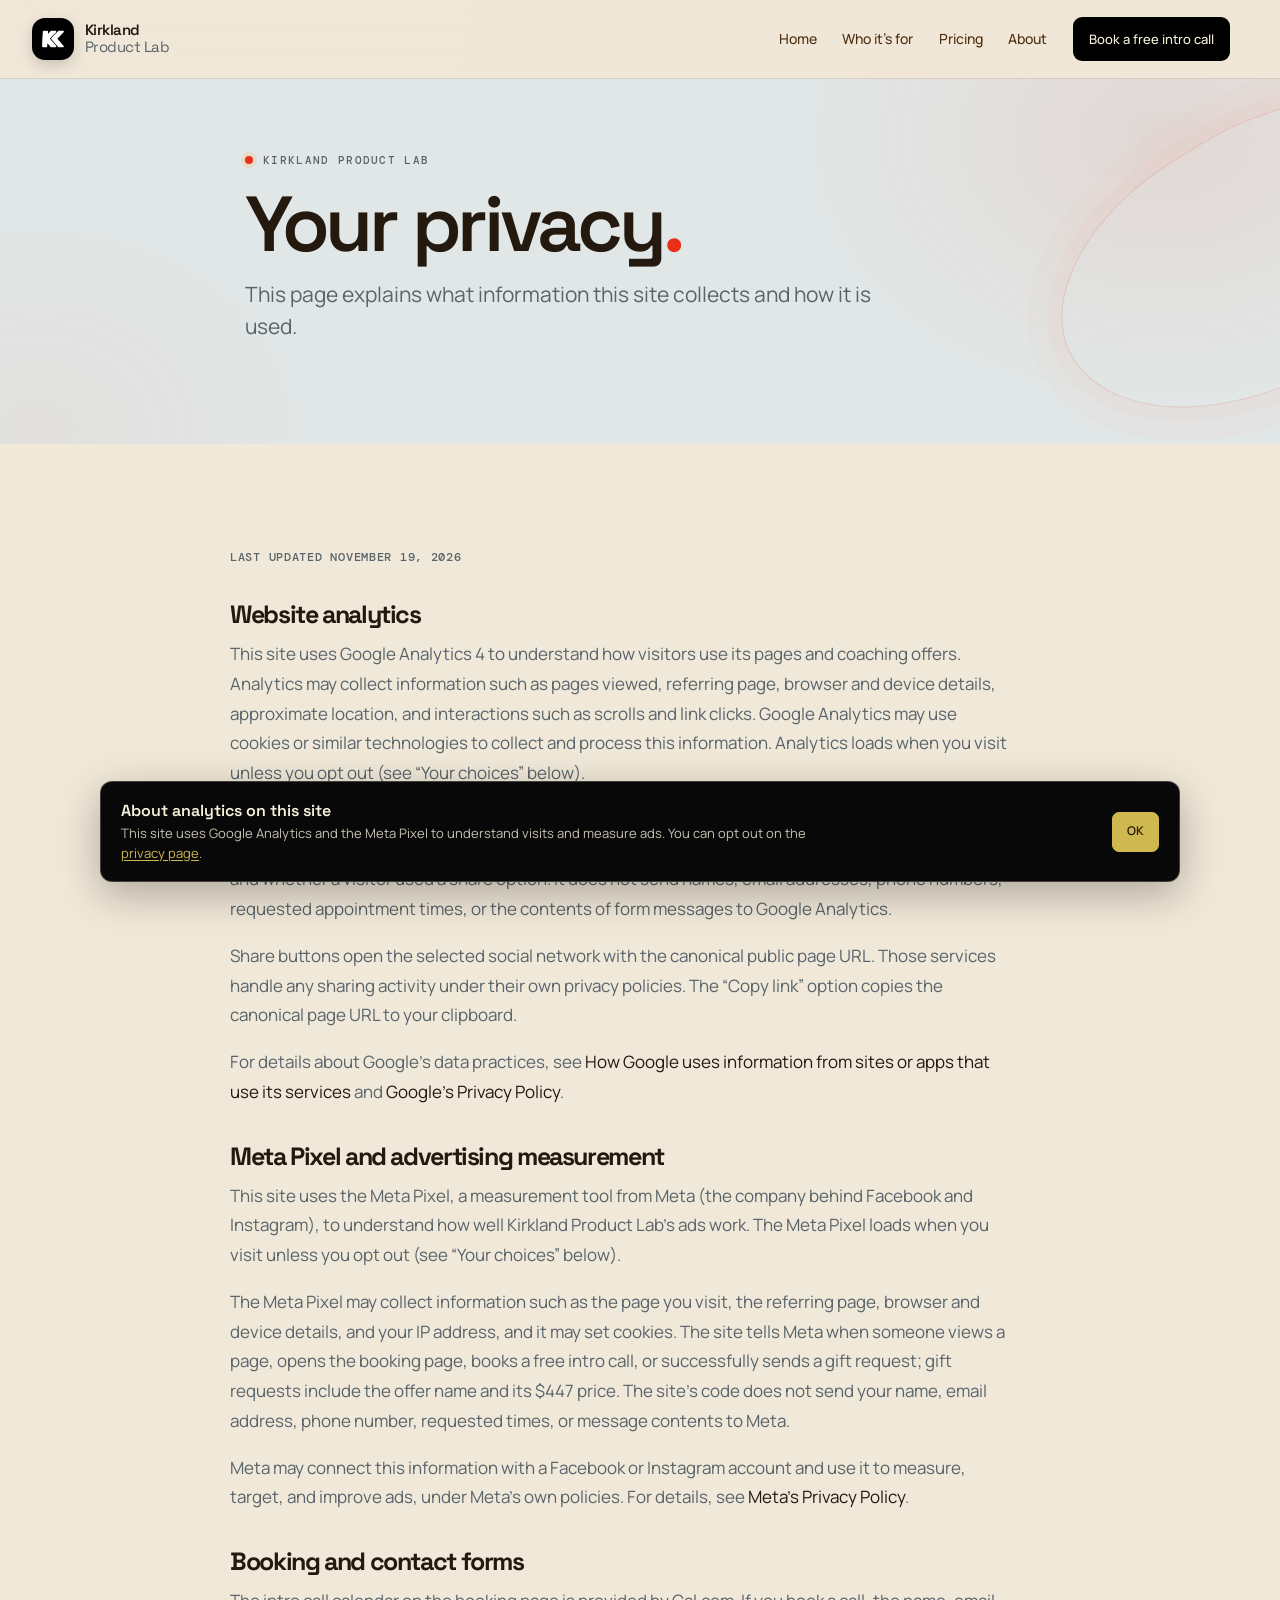
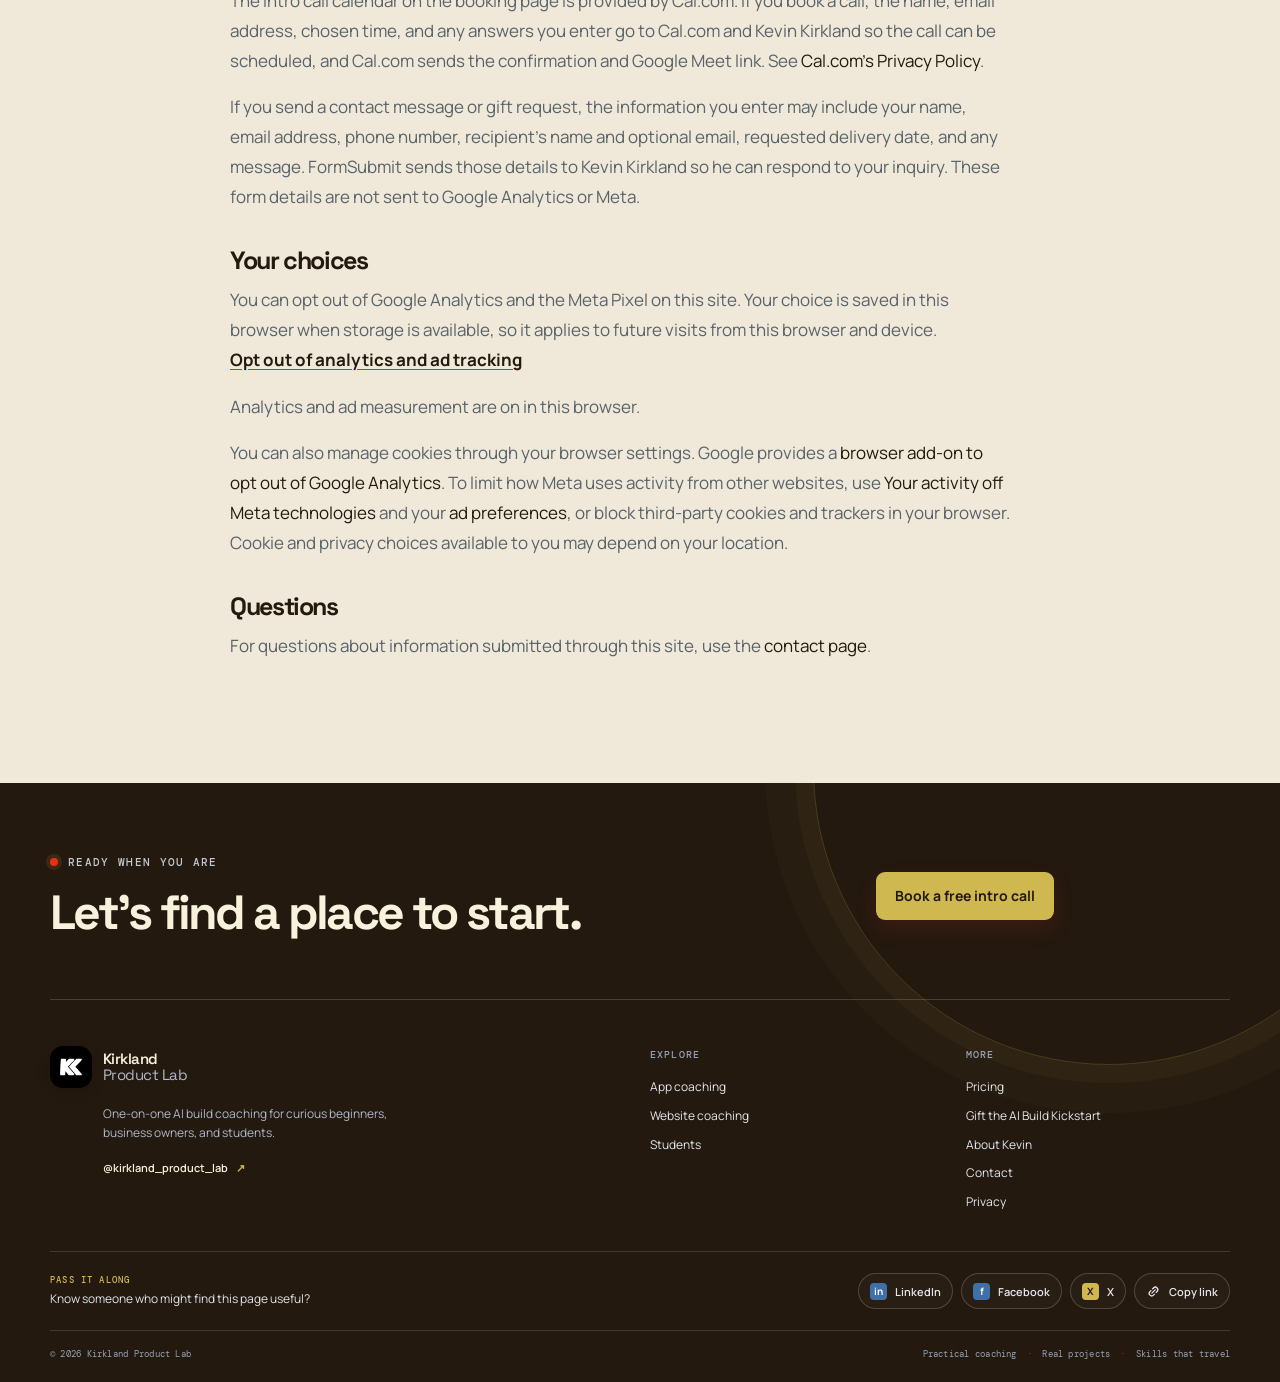
<file: privacy.html>
<!doctype html>
<html lang="en">
  <head>
    <meta charset="utf-8" />
    <meta name="viewport" content="width=device-width, initial-scale=1" />
    <meta name="description" content="Learn how Kirkland Product Lab uses Google Analytics and handles information submitted through booking and contact forms." />
    <title>Privacy | Kirkland Product Lab</title>
    <link rel="canonical" href="https://maverick1o.github.io/KPL/privacy.html" />
    <meta name="theme-color" content="#f0e8d8" />
    <link rel="icon" href="assets/kpl-icon.png" />
    <link rel="stylesheet" href="styles.css?v=kpl-intro-call-20261119" />
    <script type="module" src="site.js?v=kpl-notice-only-20261119"></script>
    <!-- Meta Pixel Code -->
    <script>
var kplTrackingOptOut = false;
try { kplTrackingOptOut = localStorage.getItem('kpl-analytics-consent') === 'denied'; } catch (e) {}
if (!kplTrackingOptOut) {
!function(f,b,e,v,n,t,s)
{if(f.fbq)return;n=f.fbq=function(){n.callMethod?
n.callMethod.apply(n,arguments):n.queue.push(arguments)};
if(!f._fbq)f._fbq=n;n.push=n;n.loaded=!0;n.version='2.0';
n.queue=[];t=b.createElement(e);t.async=!0;
t.src=v;s=b.getElementsByTagName(e)[0];
s.parentNode.insertBefore(t,s)}(window, document,'script',
'https://connect.facebook.net/en_US/fbevents.js');
fbq('init', '1450840233862221');
fbq('track', 'PageView');
}
    </script>
    <noscript><img height="1" width="1" style="display:none"
src="https://www.facebook.com/tr?id=1450840233862221&ev=PageView&noscript=1"
/></noscript>
    <!-- End Meta Pixel Code -->
  </head>
  <body data-page="privacy"><div id="site">
    <a class="skip-link" href="#main">Skip to content</a>
    <header class="site-header">
      <div class="shell nav-shell">
        <a class="brand" href="./" aria-label="Kirkland Product Lab home">
          <span class="brand-mark"><img src="assets/kpl-icon.png" alt="" /></span>
          <span class="brand-name">Kirkland <b>Product Lab</b></span>
        </a>
        <button class="menu-toggle" type="button" aria-expanded="false" aria-controls="primary-nav">
          <span></span><span></span><span class="sr-only">Toggle navigation</span>
        </button>
        <nav class="primary-nav" id="primary-nav" aria-label="Main navigation">

    <a href="./" >Home</a>

    <a href="./#offers" >Who it’s for</a>

    <a href="pricing.html" >Pricing</a>

    <a href="about.html" >About</a>

          <a class="nav-cta" href="booking.html#booking-widget">Book a free intro call</a>
        </nav>
      </div>
    </header>

    <main id="main" class="privacy-page">
      <section class="page-hero privacy-hero">
        <div class="shell page-hero-inner">
          <p class="eyebrow"><span class="eyebrow-dot" aria-hidden="true"></span> KIRKLAND PRODUCT LAB</p>
          <h1>Your privacy<span>.</span></h1>
          <p class="hero-lede">This page explains what information this site collects and how it is used.</p>
        </div>
      </section>
      <section class="section privacy-section">
        <div class="shell privacy-content">
          <p class="privacy-updated">Last updated November 19, 2026</p>
          <h2>Website analytics</h2>
          <p>This site uses Google Analytics 4 to understand how visitors use its pages and coaching offers. Analytics may collect information such as pages viewed, referring page, browser and device details, approximate location, and interactions such as scrolls and link clicks. Google Analytics may use cookies or similar technologies to collect and process this information. Analytics loads when you visit unless you opt out (see “Your choices” below).</p>
          <p>Analytics is configured with Google Signals and ad personalization disabled. The site sends event details such as the page type, the type and placement of a button clicked, the destination hostname, and whether a visitor used a share option. It does not send names, email addresses, phone numbers, requested appointment times, or the contents of form messages to Google Analytics.</p>
          <p>Share buttons open the selected social network with the canonical public page URL. Those services handle any sharing activity under their own privacy policies. The “Copy link” option copies the canonical page URL to your clipboard.</p>
          <p>For details about Google's data practices, see <a href="https://policies.google.com/technologies/partner-sites" target="_blank" rel="noopener noreferrer">How Google uses information from sites or apps that use its services</a> and <a href="https://policies.google.com/privacy" target="_blank" rel="noopener noreferrer">Google's Privacy Policy</a>.</p>
          <h2>Meta Pixel and advertising measurement</h2>
          <p>This site uses the Meta Pixel, a measurement tool from Meta (the company behind Facebook and Instagram), to understand how well Kirkland Product Lab’s ads work. The Meta Pixel loads when you visit unless you opt out (see “Your choices” below).</p>
          <p>The Meta Pixel may collect information such as the page you visit, the referring page, browser and device details, and your IP address, and it may set cookies. The site tells Meta when someone views a page, opens the booking page, books a free intro call, or successfully sends a gift request; gift requests include the offer name and its $447 price. The site’s code does not send your name, email address, phone number, requested times, or message contents to Meta.</p>
          <p>Meta may connect this information with a Facebook or Instagram account and use it to measure, target, and improve ads, under Meta’s own policies. For details, see <a href="https://www.facebook.com/privacy/policy/" target="_blank" rel="noopener noreferrer">Meta’s Privacy Policy</a>.</p>
          <h2>Booking and contact forms</h2>
          <p>The intro call calendar on the booking page is provided by Cal.com. If you book a call, the name, email address, chosen time, and any answers you enter go to Cal.com and Kevin Kirkland so the call can be scheduled, and Cal.com sends the confirmation and Google Meet link. See <a href="https://cal.com/privacy" target="_blank" rel="noopener noreferrer">Cal.com’s Privacy Policy</a>.</p>
          <p>If you send a contact message or gift request, the information you enter may include your name, email address, phone number, recipient’s name and optional email, requested delivery date, and any message. FormSubmit sends those details to Kevin Kirkland so he can respond to your inquiry. These form details are not sent to Google Analytics or Meta.</p>
          <h2 id="your-choices">Your choices</h2>
          <p>You can opt out of Google Analytics and the Meta Pixel on this site. Your choice is saved in this browser when storage is available, so it applies to future visits from this browser and device. <button class="privacy-manage-analytics" type="button" data-tracking-optout>Opt out of analytics and ad tracking</button></p>
          <p class="privacy-tracking-status" data-tracking-status role="status" aria-live="polite"></p>
          <p>You can also manage cookies through your browser settings. Google provides a <a href="https://tools.google.com/dlpage/gaoptout" target="_blank" rel="noopener noreferrer">browser add-on to opt out of Google Analytics</a>. To limit how Meta uses activity from other websites, use <a href="https://accountscenter.facebook.com/info_and_permissions/off_facebook_activity" target="_blank" rel="noopener noreferrer">Your activity off Meta technologies</a> and your <a href="https://www.facebook.com/adpreferences" target="_blank" rel="noopener noreferrer">ad preferences</a>, or block third-party cookies and trackers in your browser. Cookie and privacy choices available to you may depend on your location.</p>
          <h2>Questions</h2>
          <p>For questions about information submitted through this site, use the <a href="contact.html">contact page</a>.</p>
        </div>
      </section>
    </main>

    <footer class="site-footer" id="site-footer">
      <div class="shell footer-invite">
        <div class="footer-invite-copy">
          <p class="eyebrow"><span class="eyebrow-dot" aria-hidden="true"></span> READY WHEN YOU ARE</p>
          <h2>Let’s find a place to start.</h2>
        </div>
        <div class="footer-invite-action">
          <a class="button button-lime" href="booking.html#booking-widget">Book a free intro call</a>
        </div>
      </div>
      <div class="shell footer-main">
        <div class="footer-brand-block">
          <a class="brand brand-inverse" href="./" aria-label="Kirkland Product Lab home">
            <span class="brand-mark"><img src="assets/kpl-icon.png" alt="" /></span>
            <span class="brand-name">Kirkland <b>Product Lab</b></span>
          </a>
          <p>One-on-one AI build coaching for curious beginners, business owners, and students.</p>
          <a class="footer-handle" href="https://www.instagram.com/kirkland_product_lab/" target="_blank" rel="noopener noreferrer">@kirkland_product_lab <span aria-hidden="true">↗</span></a>
        </div>
        <nav class="footer-links" aria-label="Footer navigation">
          <div><h3>Explore</h3><a href="app-building.html">App coaching</a><a href="website-building.html">Website coaching</a><a href="student-coaching.html">Students</a></div>
          <div><h3>More</h3><a href="pricing.html">Pricing</a><a href="gift.html">Gift the AI Build Kickstart</a><a href="about.html">About Kevin</a><a href="contact.html">Contact</a><a href="privacy.html">Privacy</a></div>
        </nav>
      </div>
      <div class="shell footer-share">
        <div class="footer-share-copy">
          <p class="footer-share-label">PASS IT ALONG</p>
          <p>Know someone who might find this page useful?</p>
        </div>
        <div class="footer-share-main">
          <div class="footer-share-actions" role="group" aria-label="Share this page">
            <a class="share-action" data-share-platform="linkedin" href="https://www.linkedin.com/sharing/share-offsite/?url=https%3A%2F%2Fmaverick1o.github.io%2FKPL%2Fprivacy.html" target="_blank" rel="noopener noreferrer" aria-label="Share this page on LinkedIn"><span class="share-mark share-mark-linkedin" aria-hidden="true">in</span><span>LinkedIn</span></a>
            <a class="share-action" data-share-platform="facebook" href="https://www.facebook.com/sharer/sharer.php?u=https%3A%2F%2Fmaverick1o.github.io%2FKPL%2Fprivacy.html" target="_blank" rel="noopener noreferrer" aria-label="Share this page on Facebook"><span class="share-mark share-mark-facebook" aria-hidden="true">f</span><span>Facebook</span></a>
            <a class="share-action" data-share-platform="x" href="https://twitter.com/intent/tweet?text=One-on-one%20AI%20build%20coaching%20for%20curious%20beginners%20with%20Kevin%20Kirkland.&url=https%3A%2F%2Fmaverick1o.github.io%2FKPL%2Fprivacy.html" target="_blank" rel="noopener noreferrer" aria-label="Share this page on X"><span class="share-mark share-mark-x" aria-hidden="true">X</span><span>X</span></a>
            <button class="share-action" type="button" data-copy-page-link><svg viewBox="0 0 24 24" aria-hidden="true"><path d="M8.7 15.3a1 1 0 0 1 0-1.4l5.2-5.2a1 1 0 1 1 1.4 1.4l-5.2 5.2a1 1 0 0 1-1.4 0ZM7 17a3 3 0 0 1 0-4.2l2.1-2.1-1.4-1.4-2.1 2.1a5 5 0 0 0 7.1 7.1l2.1-2.1-1.4-1.4L11.2 17A3 3 0 0 1 7 17Zm10-10a3 3 0 0 1 0 4.2l-2.1 2.1 1.4 1.4 2.1-2.1a5 5 0 0 0-7.1-7.1L9.2 7.6l1.4 1.4L12.8 7A3 3 0 0 1 17 7Z"/></svg><span>Copy link</span></button>
            <button class="share-action share-native-action" type="button" data-native-share hidden><svg viewBox="0 0 24 24" aria-hidden="true"><path d="M18 16.1a3 3 0 0 0-2.4 1.2l-6.9-4a3.1 3.1 0 0 0 0-2.6l6.9-4A3 3 0 1 0 14.7 5c0 .2 0 .4.1.6l-6.9 4a3 3 0 1 0 0 4.8l6.9 4a3 3 0 1 0 3.2-2.3Z"/></svg><span>Share</span></button>
          </div>
          <span class="footer-share-feedback" data-share-feedback role="status" aria-live="polite"></span>
        </div>
      </div>
      <div class="shell footer-bottom"><span>© <span data-year>2026</span> Kirkland Product Lab</span><span>Practical coaching <i>·</i> Real projects <i>·</i> Skills that travel</span></div>
    </footer>
</div>
</body>
</html>
</file>
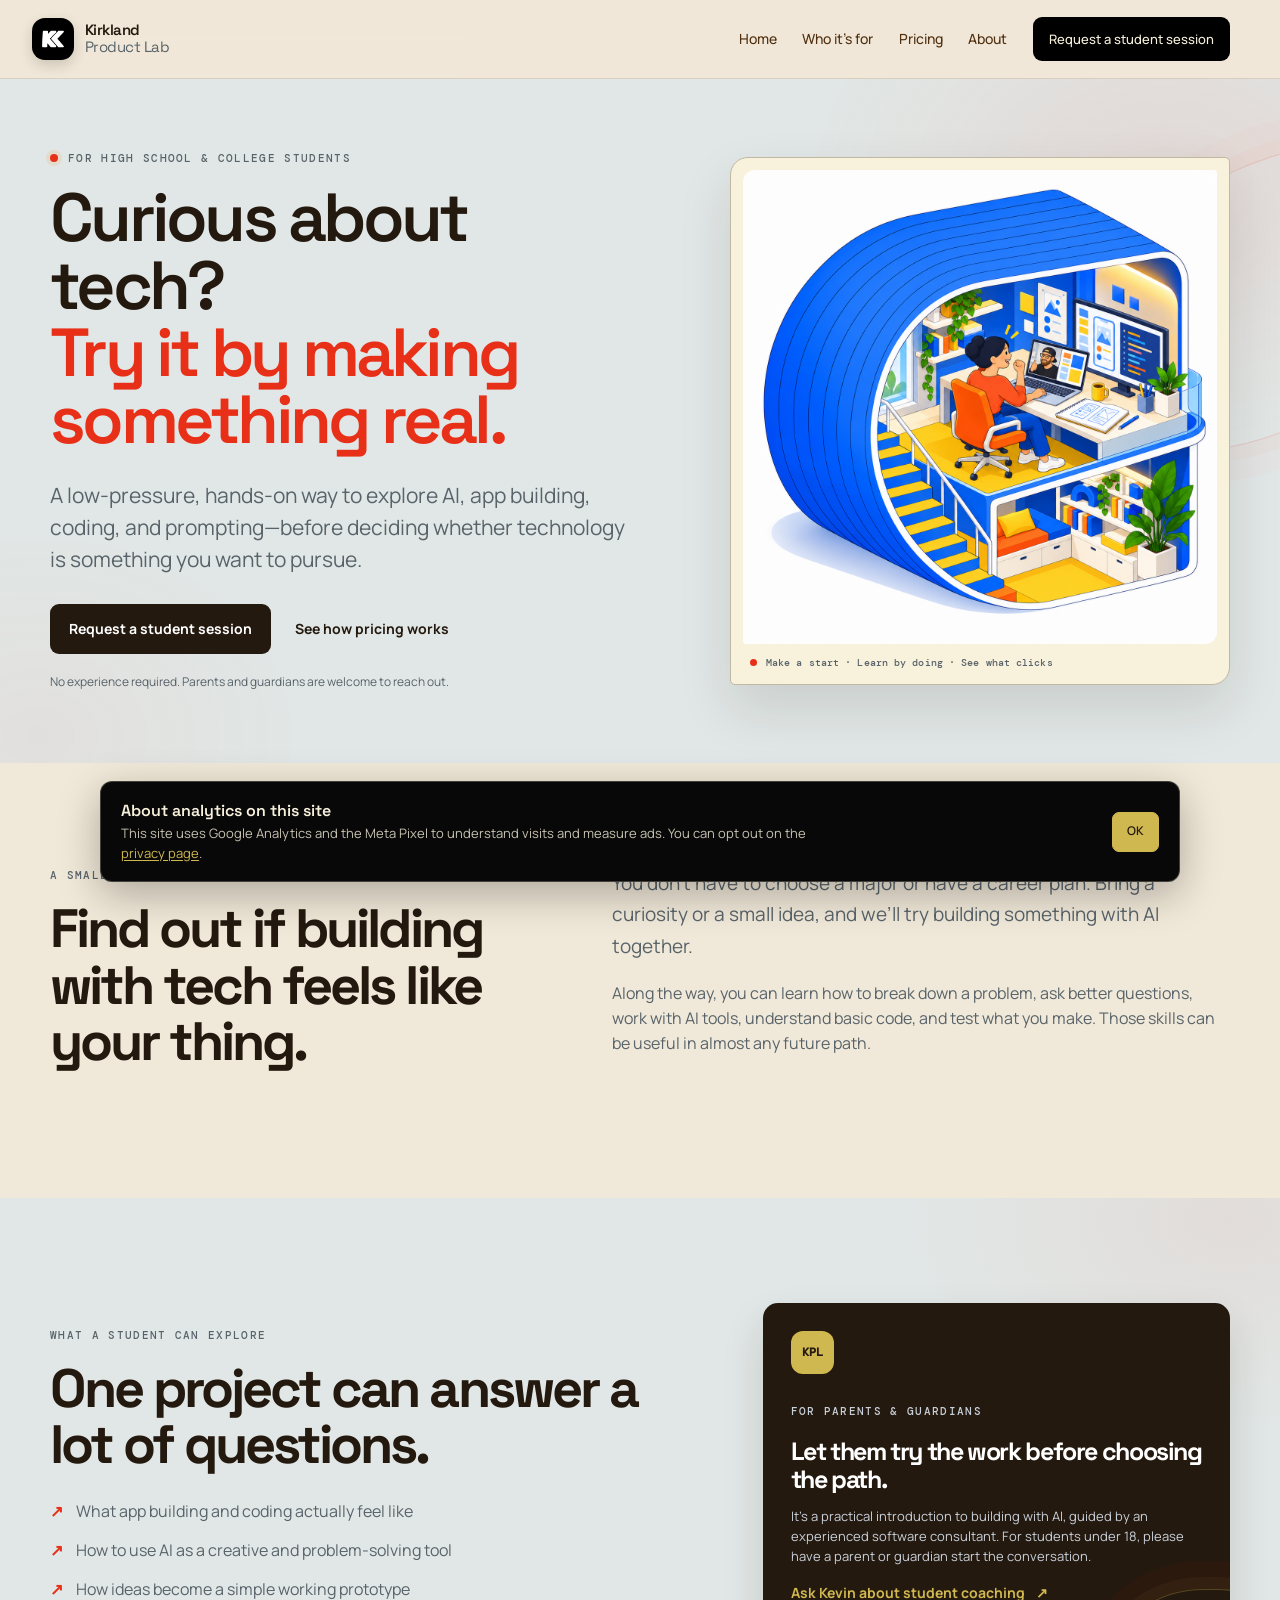
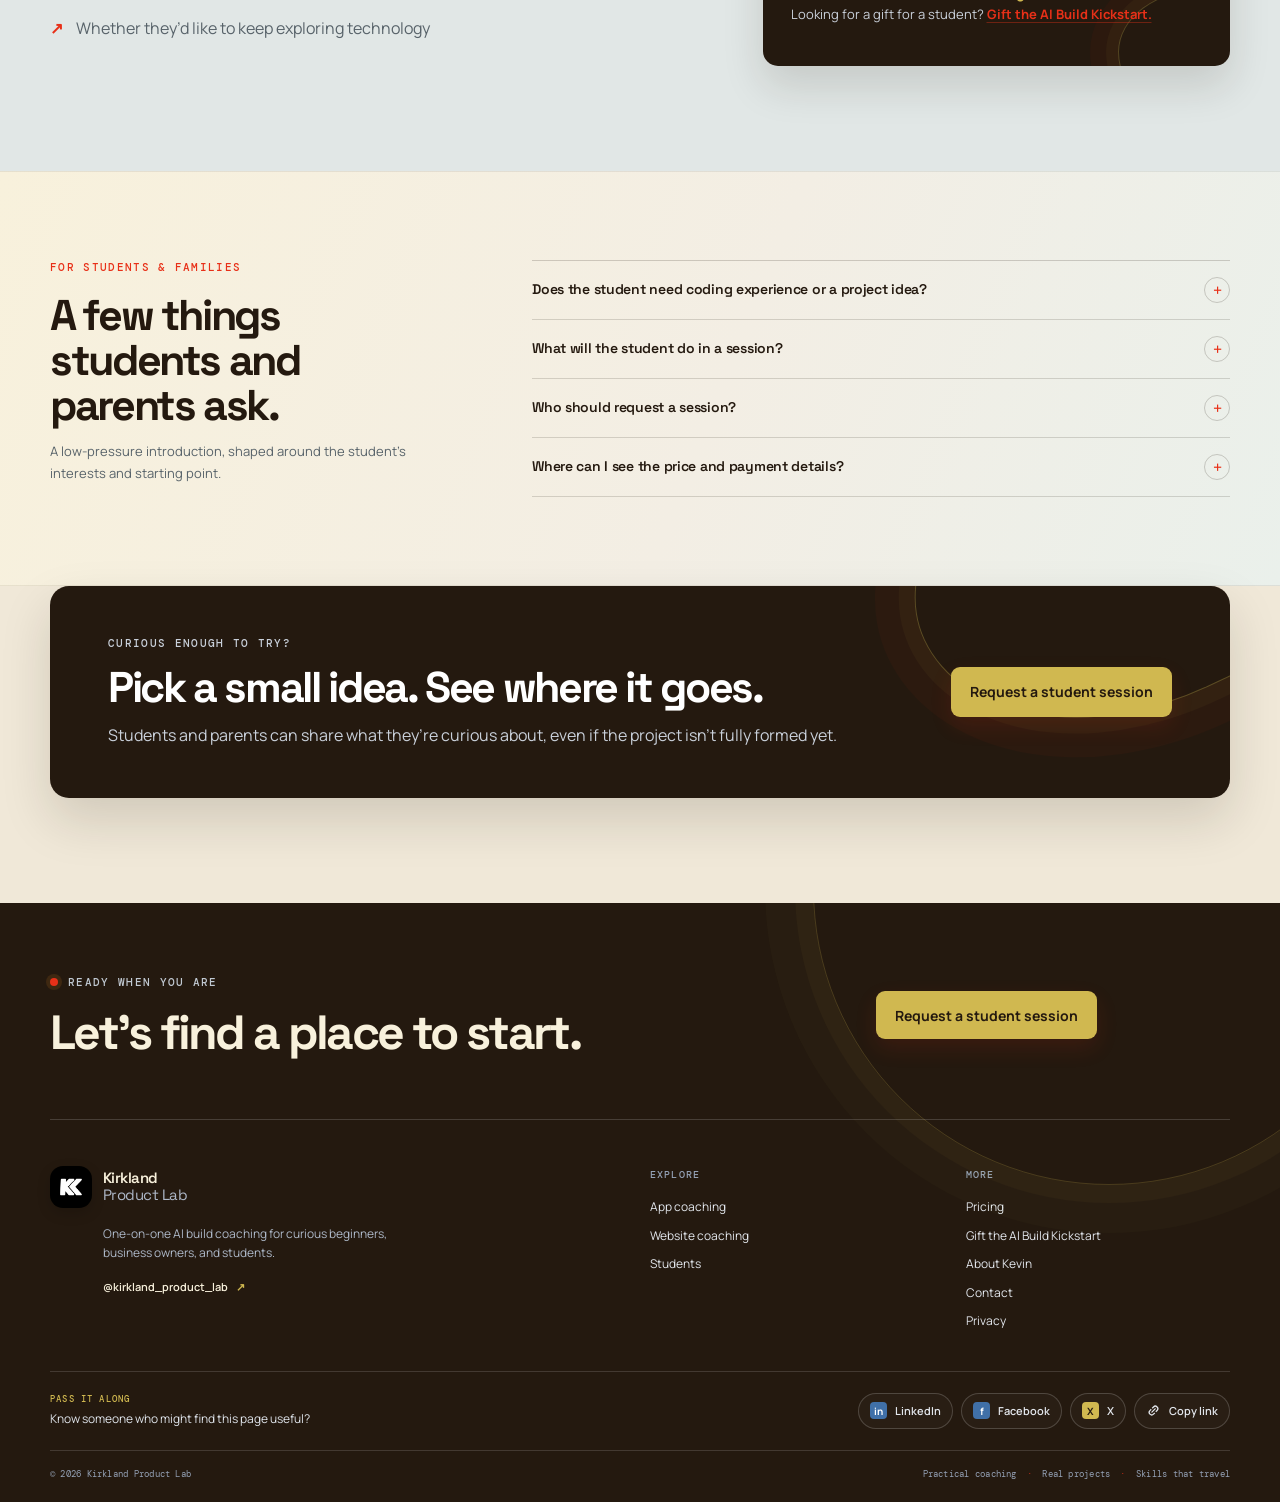
<file: student-coaching.html>
<!doctype html>
<html lang="en">
  <head>
    <meta charset="utf-8" />
    <meta name="viewport" content="width=device-width, initial-scale=1" />
    <meta name="description" content="A low-pressure introduction to AI, coding, and app building for high school and college students. Try a real project with guidance; no experience required." />
    <title>AI Coaching for Students | Kirkland Product Lab</title>
    <link rel="canonical" href="https://maverick1o.github.io/KPL/student-coaching.html" />
    <meta name="theme-color" content="#f0e8d8" />
    <meta property="og:type" content="website" />
    <meta property="og:locale" content="en_US" />
    <meta property="og:site_name" content="Kirkland Product Lab" />
    <meta property="og:title" content="AI Coaching for Students | Kirkland Product Lab" />
    <meta property="og:description" content="A low-pressure introduction to AI, coding, and app building for high school and college students. Try a real project with guidance; no experience required." />
    <meta property="og:url" content="https://maverick1o.github.io/KPL/student-coaching.html" />
    <meta property="og:image" content="https://maverick1o.github.io/KPL/assets/student-coaching-cutaway.png" />
    <meta property="og:image:alt" content="A student explores app building with a coach." />
    <meta name="twitter:card" content="summary_large_image" />
    <meta name="twitter:title" content="AI Coaching for Students | Kirkland Product Lab" />
    <meta name="twitter:description" content="A low-pressure introduction to AI, coding, and app building for high school and college students. Try a real project with guidance; no experience required." />
    <meta name="twitter:image" content="https://maverick1o.github.io/KPL/assets/student-coaching-cutaway.png" />
    <script type="application/ld+json">
{
  "@context": "https://schema.org",
  "@graph": [
    {
      "@type": "Organization",
      "@id": "https://maverick1o.github.io/KPL/#organization",
      "name": "Kirkland Product Lab",
      "url": "https://maverick1o.github.io/KPL/",
      "logo": {
        "@type": "ImageObject",
        "url": "https://maverick1o.github.io/KPL/assets/kpl-icon.png"
      },
      "founder": {
        "@id": "https://maverick1o.github.io/KPL/#kevin-kirkland"
      },
      "sameAs": [
        "https://www.instagram.com/kirkland_product_lab/"
      ]
    },
    {
      "@type": "Person",
      "@id": "https://maverick1o.github.io/KPL/#kevin-kirkland",
      "name": "Kevin Kirkland",
      "jobTitle": "Software consultant and AI coach",
      "worksFor": {
        "@id": "https://maverick1o.github.io/KPL/#organization"
      }
    },
    {
      "@type": "WebSite",
      "@id": "https://maverick1o.github.io/KPL/#website",
      "url": "https://maverick1o.github.io/KPL/",
      "name": "Kirkland Product Lab",
      "publisher": {
        "@id": "https://maverick1o.github.io/KPL/#organization"
      },
      "inLanguage": "en-US"
    },
    {
      "@type": "WebPage",
      "@id": "https://maverick1o.github.io/KPL/student-coaching.html#webpage",
      "url": "https://maverick1o.github.io/KPL/student-coaching.html",
      "name": "AI Coaching for Students | Kirkland Product Lab",
      "description": "A low-pressure introduction to AI, coding, and app building for high school and college students. Try a real project with guidance; no experience required.",
      "isPartOf": {
        "@id": "https://maverick1o.github.io/KPL/#website"
      },
      "publisher": {
        "@id": "https://maverick1o.github.io/KPL/#organization"
      },
      "inLanguage": "en-US",
      "mainEntity": {
        "@id": "https://maverick1o.github.io/KPL/student-coaching.html#service"
      }
    },
    {
      "@type": "Service",
      "@id": "https://maverick1o.github.io/KPL/student-coaching.html#service",
      "name": "AI and app-building coaching for students",
      "serviceType": "One-on-one guided technology project sessions for students",
      "description": "A low-pressure introduction to AI, coding, and app building for high school and college students. Try a real project with guidance; no experience required.",
      "provider": {
        "@id": "https://maverick1o.github.io/KPL/#organization"
      },
      "url": "https://maverick1o.github.io/KPL/student-coaching.html"
    }
  ]
}
    </script>
    <link rel="icon" href="assets/kpl-icon.png" />
    <link rel="stylesheet" href="styles.css?v=kpl-intro-call-20261119" />
    <script type="module" src="site.js?v=kpl-notice-only-20261119"></script>
    <!-- Meta Pixel Code -->
    <script>
var kplTrackingOptOut = false;
try { kplTrackingOptOut = localStorage.getItem('kpl-analytics-consent') === 'denied'; } catch (e) {}
if (!kplTrackingOptOut) {
!function(f,b,e,v,n,t,s)
{if(f.fbq)return;n=f.fbq=function(){n.callMethod?
n.callMethod.apply(n,arguments):n.queue.push(arguments)};
if(!f._fbq)f._fbq=n;n.push=n;n.loaded=!0;n.version='2.0';
n.queue=[];t=b.createElement(e);t.async=!0;
t.src=v;s=b.getElementsByTagName(e)[0];
s.parentNode.insertBefore(t,s)}(window, document,'script',
'https://connect.facebook.net/en_US/fbevents.js');
fbq('init', '1450840233862221');
fbq('track', 'PageView');
}
    </script>
    <noscript><img height="1" width="1" style="display:none"
src="https://www.facebook.com/tr?id=1450840233862221&ev=PageView&noscript=1"
/></noscript>
    <!-- End Meta Pixel Code -->
  </head>
  <body data-page="students"><div id="site">
    <a class="skip-link" href="#main">Skip to content</a>
    <header class="site-header">
      <div class="shell nav-shell">
        <a class="brand" href="./" aria-label="Kirkland Product Lab home">
          <span class="brand-mark"><img src="assets/kpl-icon.png" alt="" /></span>
          <span class="brand-name">Kirkland <b>Product Lab</b></span>
        </a>
        <button class="menu-toggle" type="button" aria-expanded="false" aria-controls="primary-nav">
          <span></span><span></span><span class="sr-only">Toggle navigation</span>
        </button>
        <nav class="primary-nav" id="primary-nav" aria-label="Main navigation">

    <a href="./" >Home</a>

    <a href="./#offers" >Who it’s for</a>

    <a href="pricing.html" >Pricing</a>

    <a href="about.html" >About</a>

          <a class="nav-cta" href="contact.html?interest=student#lead-form">Request a student session</a>
        </nav>
      </div>
    </header>

    <main id="main">
      <section class="detail-hero student-hero"><div class="shell detail-grid"><div class="detail-copy"><p class="eyebrow"><span class="eyebrow-dot"></span> FOR HIGH SCHOOL &amp; COLLEGE STUDENTS</p><h1>Curious about tech?<br /><span>Try it by making something real.</span></h1><p class="hero-lede">A low-pressure, hands-on way to explore AI, app building, coding, and prompting—before deciding whether technology is something you want to pursue.</p><div class="hero-actions"><a class="button button-dark" href="contact.html?interest=student#lead-form">Request a student session</a><a class="text-link" href="pricing.html">See how pricing works</a></div><p class="fine-print">No experience required. Parents and guardians are welcome to reach out.</p></div><figure class="scene-frame"><img src="assets/student-coaching-cutaway.png" alt="A college-age student building an app in a vivid blue cutaway studio while a coach joins by video call." /><figcaption><span class="caption-dot"></span> Make a start · Learn by doing · See what clicks</figcaption></figure></div></section>
      <section class="section"><div class="shell two-col-section"><div><p class="eyebrow">A SMALL COMMITMENT. SKILLS THAT TRAVEL.</p><h2>Find out if building with tech feels like your thing.</h2></div><div><p class="section-lede">You don’t have to choose a major or have a career plan. Bring a curiosity or a small idea, and we’ll try building something with AI together.</p><p>Along the way, you can learn how to break down a problem, ask better questions, work with AI tools, understand basic code, and test what you make. Those skills can be useful in almost any future path.</p></div></div></section>
      <section class="section soft-section"><div class="shell student-split"><div><p class="eyebrow">WHAT A STUDENT CAN EXPLORE</p><h2>One project can answer a lot of questions.</h2><div class="student-list"><p><span>↗</span> What app building and coding actually feel like</p><p><span>↗</span> How to use AI as a creative and problem-solving tool</p><p><span>↗</span> How ideas become a simple working prototype</p><p><span>↗</span> Whether they’d like to keep exploring technology</p></div></div><aside class="parent-note"><span class="parent-note-mark">KPL</span><p class="eyebrow">FOR PARENTS &amp; GUARDIANS</p><h3>Let them try the work before choosing the path.</h3><p>It’s a practical introduction to building with AI, guided by an experienced software consultant. For students under 18, please have a parent or guardian start the conversation.</p><a class="text-link" href="contact.html?interest=student">Ask Kevin about student coaching <span aria-hidden="true">↗</span></a><p class="parent-gift-link">Looking for a gift for a student? <a href="gift.html">Gift the AI Build Kickstart.</a></p></aside></div></section>

    <section class="faq-section" id="student-faq" aria-labelledby="student-faq-title">
      <div class="shell faq-layout">
        <div class="faq-intro">
          <p class="eyebrow">FOR STUDENTS & FAMILIES</p>
          <h2 id="student-faq-title">A few things students and parents ask.</h2>
          <p>A low-pressure introduction, shaped around the student’s interests and starting point.</p>
        </div>
        <div class="faq-list">

            <details class="faq-item">
              <summary>Does the student need coding experience or a project idea?</summary>
              <div class="faq-answer"><p>No. The sessions start with curiosity. Kevin helps the student choose a small, hands-on project that fits their interests and experience.</p></div>
            </details>

            <details class="faq-item">
              <summary>What will the student do in a session?</summary>
              <div class="faq-answer"><p>They’ll build alongside Kevin, try AI as a creative tool, and learn how ideas become a simple prototype. It’s guided practice, not a lecture.</p></div>
            </details>

            <details class="faq-item">
              <summary>Who should request a session?</summary>
              <div class="faq-answer"><p>For anyone under 18, a parent or guardian should start the conversation. College students who are 18 or older can contact Kevin directly.</p></div>
            </details>

            <details class="faq-item">
              <summary>Where can I see the price and payment details?</summary>
              <div class="faq-answer"><p>The <a href="pricing.html#starter">pricing page</a> explains the AI Build Kickstart and payment split. Parents can use the student inquiry form to ask Kevin about fit before deciding.</p></div>
            </details>

        </div>
      </div>
    </section>

      <section class="cta-section"><div class="shell cta-card"><div><p class="eyebrow eyebrow-light">CURIOUS ENOUGH TO TRY?</p><h2>Pick a small idea. See where it goes.</h2><p>Students and parents can share what they’re curious about, even if the project isn’t fully formed yet.</p></div><a class="button button-lime" href="contact.html?interest=student#lead-form">Request a student session</a></div></section>
    </main>

    <footer class="site-footer" id="site-footer">
      <div class="shell footer-invite">
        <div class="footer-invite-copy">
          <p class="eyebrow"><span class="eyebrow-dot" aria-hidden="true"></span> READY WHEN YOU ARE</p>
          <h2>Let’s find a place to start.</h2>
        </div>
        <div class="footer-invite-action">
          <a class="button button-lime" href="contact.html?interest=student#lead-form">Request a student session</a>
        </div>
      </div>
      <div class="shell footer-main">
        <div class="footer-brand-block">
          <a class="brand brand-inverse" href="./" aria-label="Kirkland Product Lab home">
            <span class="brand-mark"><img src="assets/kpl-icon.png" alt="" /></span>
            <span class="brand-name">Kirkland <b>Product Lab</b></span>
          </a>
          <p>One-on-one AI build coaching for curious beginners, business owners, and students.</p>
          <a class="footer-handle" href="https://www.instagram.com/kirkland_product_lab/" target="_blank" rel="noopener noreferrer">@kirkland_product_lab <span aria-hidden="true">↗</span></a>
        </div>
        <nav class="footer-links" aria-label="Footer navigation">
          <div><h3>Explore</h3><a href="app-building.html">App coaching</a><a href="website-building.html">Website coaching</a><a href="student-coaching.html">Students</a></div>
          <div><h3>More</h3><a href="pricing.html">Pricing</a><a href="gift.html">Gift the AI Build Kickstart</a><a href="about.html">About Kevin</a><a href="contact.html">Contact</a><a href="privacy.html">Privacy</a></div>
        </nav>
      </div>
      <div class="shell footer-share">
        <div class="footer-share-copy">
          <p class="footer-share-label">PASS IT ALONG</p>
          <p>Know someone who might find this page useful?</p>
        </div>
        <div class="footer-share-main">
          <div class="footer-share-actions" role="group" aria-label="Share this page">
            <a class="share-action" data-share-platform="linkedin" href="https://www.linkedin.com/sharing/share-offsite/?url=https%3A%2F%2Fmaverick1o.github.io%2FKPL%2Fstudent-coaching.html" target="_blank" rel="noopener noreferrer" aria-label="Share this page on LinkedIn"><span class="share-mark share-mark-linkedin" aria-hidden="true">in</span><span>LinkedIn</span></a>
            <a class="share-action" data-share-platform="facebook" href="https://www.facebook.com/sharer/sharer.php?u=https%3A%2F%2Fmaverick1o.github.io%2FKPL%2Fstudent-coaching.html" target="_blank" rel="noopener noreferrer" aria-label="Share this page on Facebook"><span class="share-mark share-mark-facebook" aria-hidden="true">f</span><span>Facebook</span></a>
            <a class="share-action" data-share-platform="x" href="https://twitter.com/intent/tweet?text=One-on-one%20AI%20build%20coaching%20for%20curious%20beginners%20with%20Kevin%20Kirkland.&url=https%3A%2F%2Fmaverick1o.github.io%2FKPL%2Fstudent-coaching.html" target="_blank" rel="noopener noreferrer" aria-label="Share this page on X"><span class="share-mark share-mark-x" aria-hidden="true">X</span><span>X</span></a>
            <button class="share-action" type="button" data-copy-page-link><svg viewBox="0 0 24 24" aria-hidden="true"><path d="M8.7 15.3a1 1 0 0 1 0-1.4l5.2-5.2a1 1 0 1 1 1.4 1.4l-5.2 5.2a1 1 0 0 1-1.4 0ZM7 17a3 3 0 0 1 0-4.2l2.1-2.1-1.4-1.4-2.1 2.1a5 5 0 0 0 7.1 7.1l2.1-2.1-1.4-1.4L11.2 17A3 3 0 0 1 7 17Zm10-10a3 3 0 0 1 0 4.2l-2.1 2.1 1.4 1.4 2.1-2.1a5 5 0 0 0-7.1-7.1L9.2 7.6l1.4 1.4L12.8 7A3 3 0 0 1 17 7Z"/></svg><span>Copy link</span></button>
            <button class="share-action share-native-action" type="button" data-native-share hidden><svg viewBox="0 0 24 24" aria-hidden="true"><path d="M18 16.1a3 3 0 0 0-2.4 1.2l-6.9-4a3.1 3.1 0 0 0 0-2.6l6.9-4A3 3 0 1 0 14.7 5c0 .2 0 .4.1.6l-6.9 4a3 3 0 1 0 0 4.8l6.9 4a3 3 0 1 0 3.2-2.3Z"/></svg><span>Share</span></button>
          </div>
          <span class="footer-share-feedback" data-share-feedback role="status" aria-live="polite"></span>
        </div>
      </div>
      <div class="shell footer-bottom"><span>© <span data-year>2026</span> Kirkland Product Lab</span><span>Practical coaching <i>·</i> Real projects <i>·</i> Skills that travel</span></div>
    </footer>
</div>
</body>
</html>
</file>
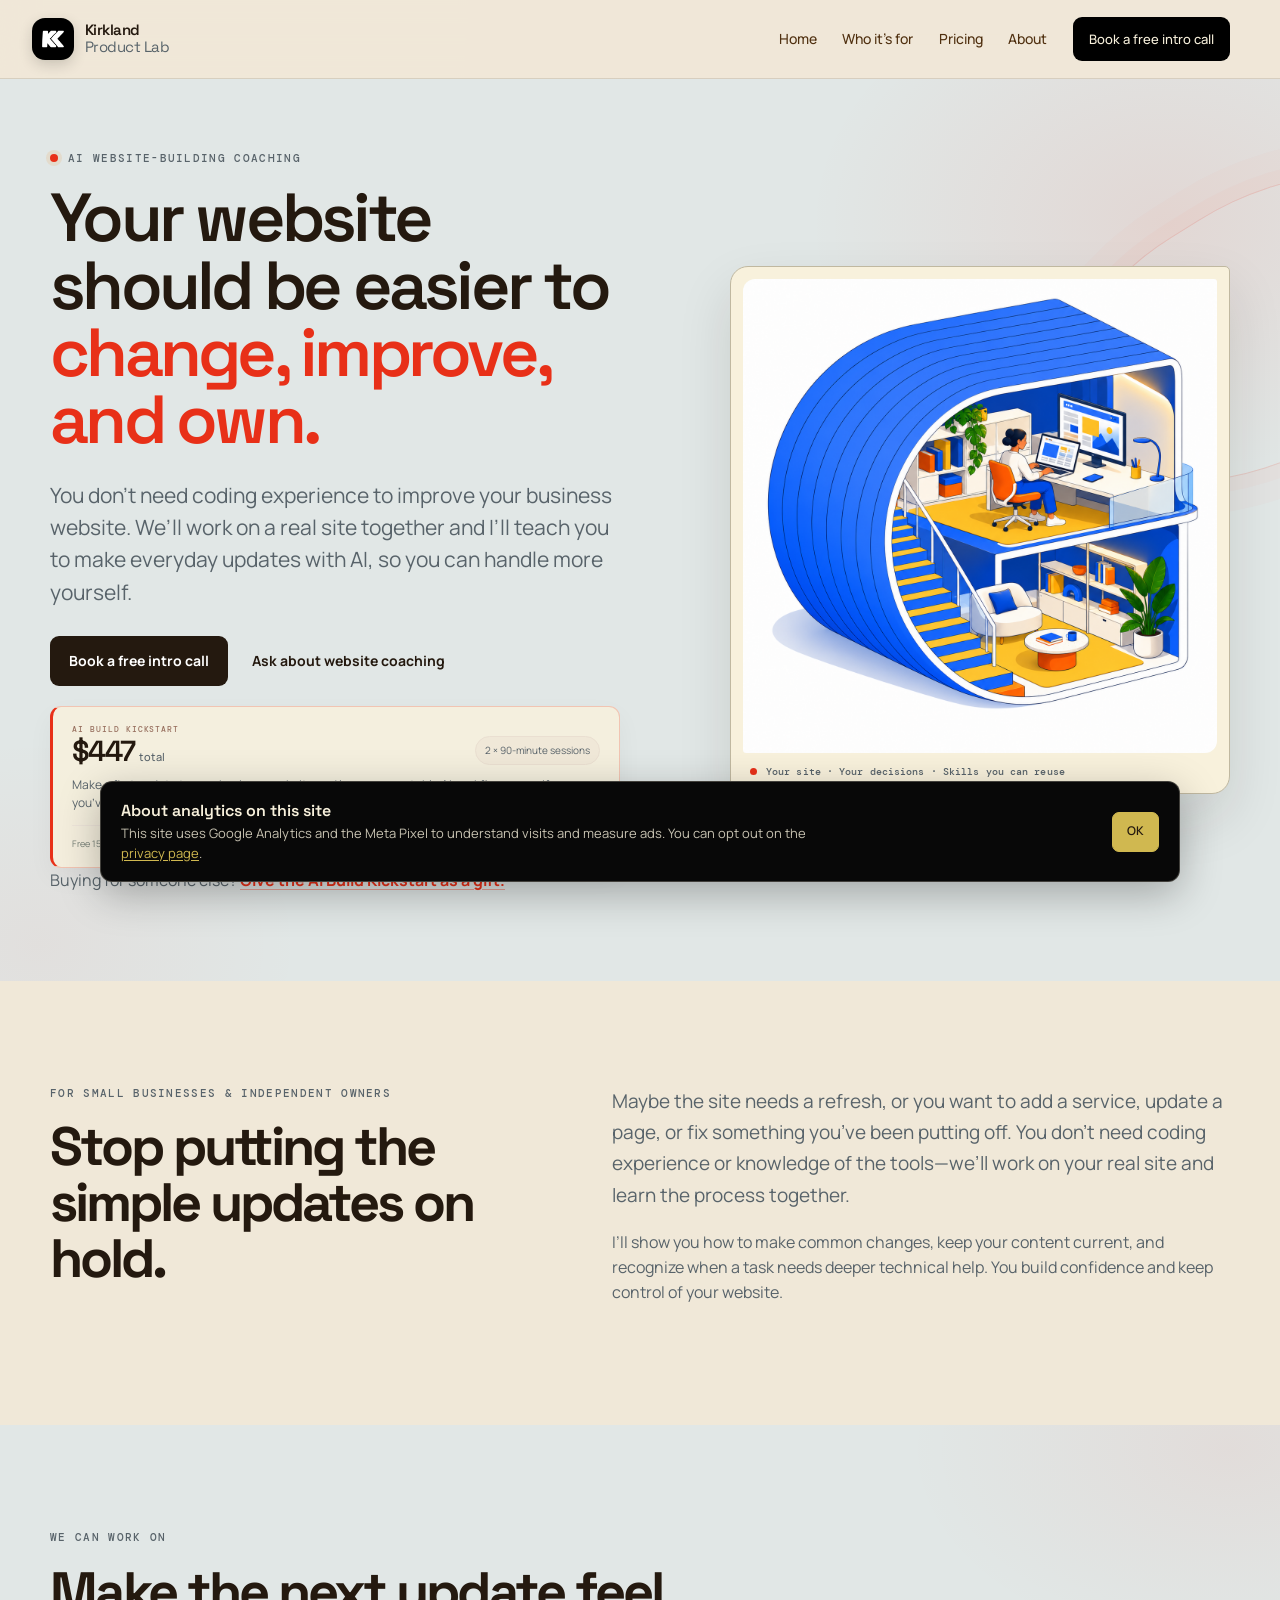
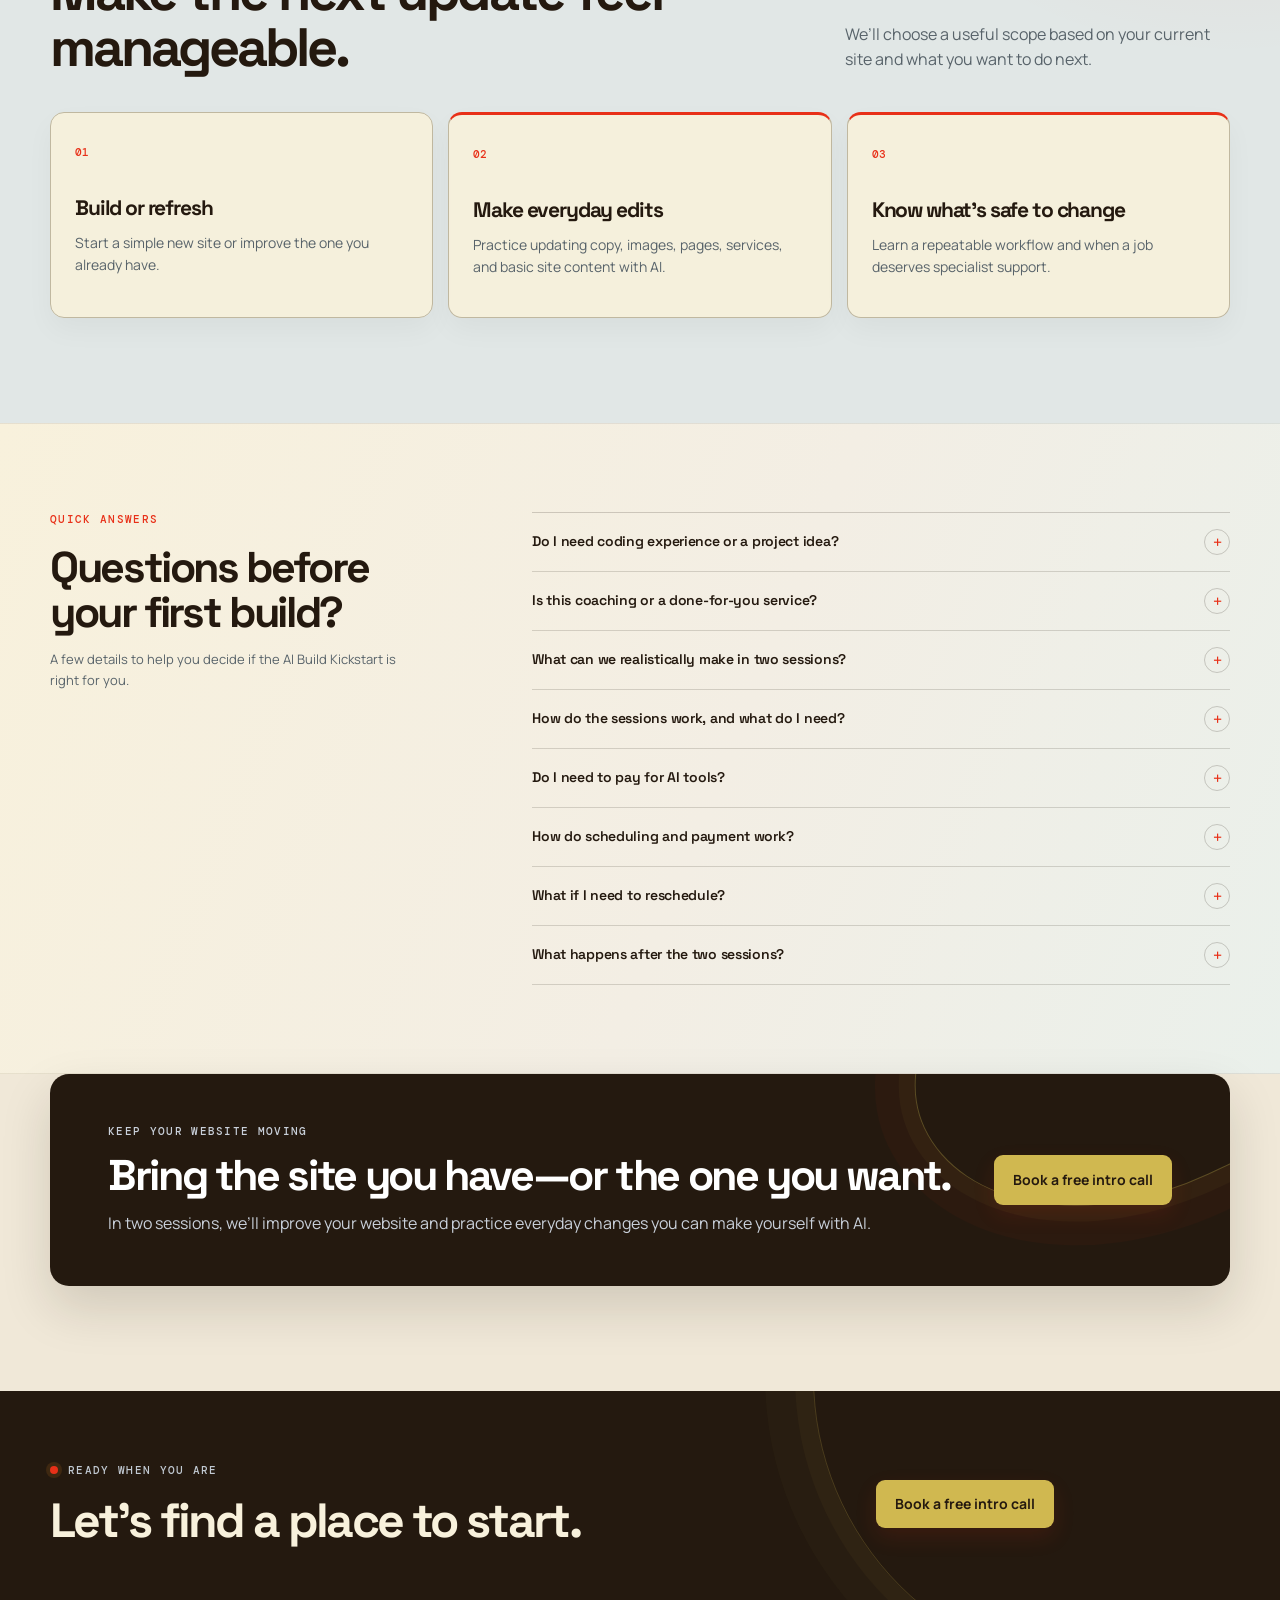
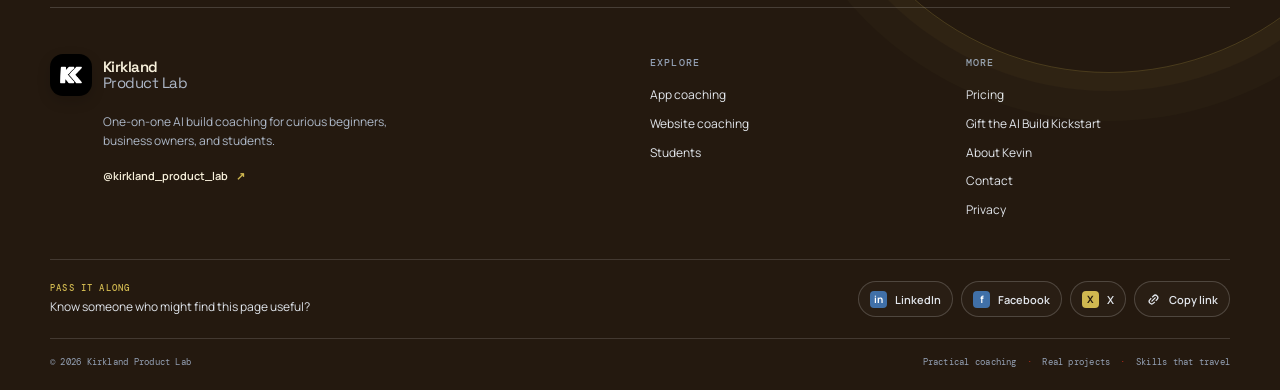
<file: website-building.html>
<!doctype html>
<html lang="en">
  <head>
    <meta charset="utf-8" />
    <meta name="viewport" content="width=device-width, initial-scale=1" />
    <meta name="description" content="Learn to build or improve your small-business website with AI, no coding experience needed. Work with Kevin on a real site and learn to make everyday updates yourself." />
    <title>AI Website Coaching for Small Businesses | Kirkland Product Lab</title>
    <link rel="canonical" href="https://maverick1o.github.io/KPL/website-building.html" />
    <meta name="theme-color" content="#f0e8d8" />
    <meta property="og:type" content="website" />
    <meta property="og:locale" content="en_US" />
    <meta property="og:site_name" content="Kirkland Product Lab" />
    <meta property="og:title" content="AI Website Coaching for Small Businesses | Kirkland Product Lab" />
    <meta property="og:description" content="Learn to build or improve your small-business website with AI, no coding experience needed. Work with Kevin on a real site and learn to make everyday updates yourself." />
    <meta property="og:url" content="https://maverick1o.github.io/KPL/website-building.html" />
    <meta property="og:image" content="https://maverick1o.github.io/KPL/assets/website-coaching-cutaway.png" />
    <meta property="og:image:alt" content="A business owner works with a coach to improve a website." />
    <meta name="twitter:card" content="summary_large_image" />
    <meta name="twitter:title" content="AI Website Coaching for Small Businesses | Kirkland Product Lab" />
    <meta name="twitter:description" content="Learn to build or improve your small-business website with AI, no coding experience needed. Work with Kevin on a real site and learn to make everyday updates yourself." />
    <meta name="twitter:image" content="https://maverick1o.github.io/KPL/assets/website-coaching-cutaway.png" />
    <script type="application/ld+json">
{
  "@context": "https://schema.org",
  "@graph": [
    {
      "@type": "Organization",
      "@id": "https://maverick1o.github.io/KPL/#organization",
      "name": "Kirkland Product Lab",
      "url": "https://maverick1o.github.io/KPL/",
      "logo": {
        "@type": "ImageObject",
        "url": "https://maverick1o.github.io/KPL/assets/kpl-icon.png"
      },
      "founder": {
        "@id": "https://maverick1o.github.io/KPL/#kevin-kirkland"
      },
      "sameAs": [
        "https://www.instagram.com/kirkland_product_lab/"
      ]
    },
    {
      "@type": "Person",
      "@id": "https://maverick1o.github.io/KPL/#kevin-kirkland",
      "name": "Kevin Kirkland",
      "jobTitle": "Software consultant and AI coach",
      "worksFor": {
        "@id": "https://maverick1o.github.io/KPL/#organization"
      }
    },
    {
      "@type": "WebSite",
      "@id": "https://maverick1o.github.io/KPL/#website",
      "url": "https://maverick1o.github.io/KPL/",
      "name": "Kirkland Product Lab",
      "publisher": {
        "@id": "https://maverick1o.github.io/KPL/#organization"
      },
      "inLanguage": "en-US"
    },
    {
      "@type": "WebPage",
      "@id": "https://maverick1o.github.io/KPL/website-building.html#webpage",
      "url": "https://maverick1o.github.io/KPL/website-building.html",
      "name": "AI Website Coaching for Small Businesses | Kirkland Product Lab",
      "description": "Learn to build or improve your small-business website with AI, no coding experience needed. Work with Kevin on a real site and learn to make everyday updates yourself.",
      "isPartOf": {
        "@id": "https://maverick1o.github.io/KPL/#website"
      },
      "publisher": {
        "@id": "https://maverick1o.github.io/KPL/#organization"
      },
      "inLanguage": "en-US",
      "mainEntity": {
        "@id": "https://maverick1o.github.io/KPL/website-building.html#service"
      }
    },
    {
      "@type": "Service",
      "@id": "https://maverick1o.github.io/KPL/website-building.html#service",
      "name": "AI website-building coaching",
      "serviceType": "One-on-one coaching to build and improve a small-business website with AI",
      "description": "Learn to build or improve your small-business website with AI, no coding experience needed. Work with Kevin on a real site and learn to make everyday updates yourself.",
      "provider": {
        "@id": "https://maverick1o.github.io/KPL/#organization"
      },
      "url": "https://maverick1o.github.io/KPL/website-building.html"
    }
  ]
}
    </script>
    <link rel="icon" href="assets/kpl-icon.png" />
    <link rel="stylesheet" href="styles.css?v=kpl-intro-call-20261119" />
    <script type="module" src="site.js?v=kpl-notice-only-20261119"></script>
    <!-- Meta Pixel Code -->
    <script>
var kplTrackingOptOut = false;
try { kplTrackingOptOut = localStorage.getItem('kpl-analytics-consent') === 'denied'; } catch (e) {}
if (!kplTrackingOptOut) {
!function(f,b,e,v,n,t,s)
{if(f.fbq)return;n=f.fbq=function(){n.callMethod?
n.callMethod.apply(n,arguments):n.queue.push(arguments)};
if(!f._fbq)f._fbq=n;n.push=n;n.loaded=!0;n.version='2.0';
n.queue=[];t=b.createElement(e);t.async=!0;
t.src=v;s=b.getElementsByTagName(e)[0];
s.parentNode.insertBefore(t,s)}(window, document,'script',
'https://connect.facebook.net/en_US/fbevents.js');
fbq('init', '1450840233862221');
fbq('track', 'PageView');
}
    </script>
    <noscript><img height="1" width="1" style="display:none"
src="https://www.facebook.com/tr?id=1450840233862221&ev=PageView&noscript=1"
/></noscript>
    <!-- End Meta Pixel Code -->
  </head>
  <body data-page="website"><div id="site">
    <a class="skip-link" href="#main">Skip to content</a>
    <header class="site-header">
      <div class="shell nav-shell">
        <a class="brand" href="./" aria-label="Kirkland Product Lab home">
          <span class="brand-mark"><img src="assets/kpl-icon.png" alt="" /></span>
          <span class="brand-name">Kirkland <b>Product Lab</b></span>
        </a>
        <button class="menu-toggle" type="button" aria-expanded="false" aria-controls="primary-nav">
          <span></span><span></span><span class="sr-only">Toggle navigation</span>
        </button>
        <nav class="primary-nav" id="primary-nav" aria-label="Main navigation">

    <a href="./" >Home</a>

    <a href="./#offers" >Who it’s for</a>

    <a href="pricing.html" >Pricing</a>

    <a href="about.html" >About</a>

          <a class="nav-cta" href="booking.html#booking-widget">Book a free intro call</a>
        </nav>
      </div>
    </header>

    <main id="main">
      <section class="detail-hero"><div class="shell detail-grid"><div class="detail-copy"><p class="eyebrow"><span class="eyebrow-dot"></span> AI WEBSITE-BUILDING COACHING</p><h1>Your website should be easier to <span>change, improve, and own.</span></h1><p class="hero-lede">You don’t need coding experience to improve your business website. We’ll work on a real site together and I’ll teach you to make everyday updates with AI, so you can handle more yourself.</p><div class="hero-actions"><a class="button button-dark" href="booking.html#booking-widget">Book a free intro call</a><a class="text-link" href="contact.html?interest=website">Ask about website coaching</a></div><aside class="detail-offer-summary" aria-label="AI Build Kickstart price and what's included"><div class="detail-offer-heading"><div><span class="detail-offer-kicker">AI BUILD KICKSTART</span><strong>$447 <small>total</small></strong></div><span class="detail-offer-duration">2 × 90-minute sessions</span></div><p>Make a first update to your business website and learn a repeatable AI workflow—even if you’ve never built a site.</p><div class="detail-offer-footer"><span>Free 15-minute intro call first</span><a href="pricing.html">See payment details <span aria-hidden="true">↗</span></a></div></aside><p class="detail-gift-link">Buying for someone else? <a href="gift.html">Give the AI Build Kickstart as a gift.</a></p></div><figure class="scene-frame"><img src="assets/website-coaching-cutaway.png" alt="A business owner editing a website in a bright architectural cutaway studio, with a laptop and separate monitor showing page layouts." /><figcaption><span class="caption-dot"></span> Your site · Your decisions · Skills you can reuse</figcaption></figure></div></section>
      <section class="section"><div class="shell two-col-section"><div><p class="eyebrow">FOR SMALL BUSINESSES &amp; INDEPENDENT OWNERS</p><h2>Stop putting the simple updates on hold.</h2></div><div><p class="section-lede">Maybe the site needs a refresh, or you want to add a service, update a page, or fix something you’ve been putting off. You don’t need coding experience or knowledge of the tools—we’ll work on your real site and learn the process together.</p><p>I’ll show you how to make common changes, keep your content current, and recognize when a task needs deeper technical help. You build confidence and keep control of your website.</p></div></div></section>
      <section class="section soft-section"><div class="shell"><div class="section-heading"><div><p class="eyebrow">WE CAN WORK ON</p><h2>Make the next update feel manageable.</h2></div><p>We’ll choose a useful scope based on your current site and what you want to do next.</p></div><div class="feature-grid"><article><span>01</span><h3>Build or refresh</h3><p>Start a simple new site or improve the one you already have.</p></article><article><span>02</span><h3>Make everyday edits</h3><p>Practice updating copy, images, pages, services, and basic site content with AI.</p></article><article><span>03</span><h3>Know what’s safe to change</h3><p>Learn a repeatable workflow and when a job deserves specialist support.</p></article></div></div></section>

    <section class="faq-section" id="kickstart-faq" aria-labelledby="kickstart-faq-title">
      <div class="shell faq-layout">
        <div class="faq-intro">
          <p class="eyebrow">QUICK ANSWERS</p>
          <h2 id="kickstart-faq-title">Questions before your first build?</h2>
          <p>A few details to help you decide if the AI Build Kickstart is right for you.</p>
        </div>
        <div class="faq-list">

            <details class="faq-item">
              <summary>Do I need coding experience or a project idea?</summary>
              <div class="faq-answer"><p>No. Bring a question, a goal, or just curiosity. We’ll choose a small first build together, and I’ll teach you as you build with AI.</p></div>
            </details>

            <details class="faq-item">
              <summary>Is this coaching or a done-for-you service?</summary>
              <div class="faq-answer"><p>It’s coaching. You’ll make the project decisions and work alongside me. I’ll guide the AI workflow, explain key choices, and help you get unstuck.</p></div>
            </details>

            <details class="faq-item">
              <summary>What can we realistically make in two sessions?</summary>
              <div class="faq-answer"><p>We’ll agree on a focused first milestone that fits three hours—often a simple first version or a useful improvement. A larger idea may need more work afterward.</p></div>
            </details>

            <details class="faq-item">
              <summary>How do the sessions work, and what do I need?</summary>
              <div class="faq-answer"><p>Sessions are live and remote on Google Meet with screen sharing, so you can work from home—it runs in your web browser, with no download needed. You’ll need a computer (a laptop or desktop, not just a phone) and a steady internet connection. I’ll send the Meet link with your prep details.</p></div>
            </details>

            <details class="faq-item">
              <summary>Do I need to pay for AI tools?</summary>
              <div class="faq-answer"><p>We’ll choose tools that fit the project and your budget. If a paid plan is needed, I’ll discuss it with you before you sign up or pay for anything.</p></div>
            </details>

            <details class="faq-item">
              <summary>How do scheduling and payment work?</summary>
              <div class="faq-answer"><p>Start with a free 15-minute intro call on Google Meet. If the Kickstart is a good fit, I’ll send you a link to book session one: $225 reserves it, and the remaining $222 is due before session two.</p></div>
            </details>

            <details class="faq-item">
              <summary>What if I need to reschedule?</summary>
              <div class="faq-answer"><p>Life happens. Let me know as early as you can, and we’ll find another time that works for both sessions.</p></div>
            </details>

            <details class="faq-item">
              <summary>What happens after the two sessions?</summary>
              <div class="faq-answer"><p>You’ll leave with a clear next step and a process you can use on your own. Optional monthly support is available, but there’s no automatic enrollment.</p></div>
            </details>

        </div>
      </div>
    </section>

      <section class="cta-section"><div class="shell cta-card"><div><p class="eyebrow eyebrow-light">KEEP YOUR WEBSITE MOVING</p><h2>Bring the site you have—or the one you want.</h2><p>In two sessions, we’ll improve your website and practice everyday changes you can make yourself with AI.</p></div><a class="button button-lime" href="booking.html#booking-widget">Book a free intro call</a></div></section>
    </main>

    <footer class="site-footer" id="site-footer">
      <div class="shell footer-invite">
        <div class="footer-invite-copy">
          <p class="eyebrow"><span class="eyebrow-dot" aria-hidden="true"></span> READY WHEN YOU ARE</p>
          <h2>Let’s find a place to start.</h2>
        </div>
        <div class="footer-invite-action">
          <a class="button button-lime" href="booking.html#booking-widget">Book a free intro call</a>
        </div>
      </div>
      <div class="shell footer-main">
        <div class="footer-brand-block">
          <a class="brand brand-inverse" href="./" aria-label="Kirkland Product Lab home">
            <span class="brand-mark"><img src="assets/kpl-icon.png" alt="" /></span>
            <span class="brand-name">Kirkland <b>Product Lab</b></span>
          </a>
          <p>One-on-one AI build coaching for curious beginners, business owners, and students.</p>
          <a class="footer-handle" href="https://www.instagram.com/kirkland_product_lab/" target="_blank" rel="noopener noreferrer">@kirkland_product_lab <span aria-hidden="true">↗</span></a>
        </div>
        <nav class="footer-links" aria-label="Footer navigation">
          <div><h3>Explore</h3><a href="app-building.html">App coaching</a><a href="website-building.html">Website coaching</a><a href="student-coaching.html">Students</a></div>
          <div><h3>More</h3><a href="pricing.html">Pricing</a><a href="gift.html">Gift the AI Build Kickstart</a><a href="about.html">About Kevin</a><a href="contact.html">Contact</a><a href="privacy.html">Privacy</a></div>
        </nav>
      </div>
      <div class="shell footer-share">
        <div class="footer-share-copy">
          <p class="footer-share-label">PASS IT ALONG</p>
          <p>Know someone who might find this page useful?</p>
        </div>
        <div class="footer-share-main">
          <div class="footer-share-actions" role="group" aria-label="Share this page">
            <a class="share-action" data-share-platform="linkedin" href="https://www.linkedin.com/sharing/share-offsite/?url=https%3A%2F%2Fmaverick1o.github.io%2FKPL%2Fwebsite-building.html" target="_blank" rel="noopener noreferrer" aria-label="Share this page on LinkedIn"><span class="share-mark share-mark-linkedin" aria-hidden="true">in</span><span>LinkedIn</span></a>
            <a class="share-action" data-share-platform="facebook" href="https://www.facebook.com/sharer/sharer.php?u=https%3A%2F%2Fmaverick1o.github.io%2FKPL%2Fwebsite-building.html" target="_blank" rel="noopener noreferrer" aria-label="Share this page on Facebook"><span class="share-mark share-mark-facebook" aria-hidden="true">f</span><span>Facebook</span></a>
            <a class="share-action" data-share-platform="x" href="https://twitter.com/intent/tweet?text=One-on-one%20AI%20build%20coaching%20for%20curious%20beginners%20with%20Kevin%20Kirkland.&url=https%3A%2F%2Fmaverick1o.github.io%2FKPL%2Fwebsite-building.html" target="_blank" rel="noopener noreferrer" aria-label="Share this page on X"><span class="share-mark share-mark-x" aria-hidden="true">X</span><span>X</span></a>
            <button class="share-action" type="button" data-copy-page-link><svg viewBox="0 0 24 24" aria-hidden="true"><path d="M8.7 15.3a1 1 0 0 1 0-1.4l5.2-5.2a1 1 0 1 1 1.4 1.4l-5.2 5.2a1 1 0 0 1-1.4 0ZM7 17a3 3 0 0 1 0-4.2l2.1-2.1-1.4-1.4-2.1 2.1a5 5 0 0 0 7.1 7.1l2.1-2.1-1.4-1.4L11.2 17A3 3 0 0 1 7 17Zm10-10a3 3 0 0 1 0 4.2l-2.1 2.1 1.4 1.4 2.1-2.1a5 5 0 0 0-7.1-7.1L9.2 7.6l1.4 1.4L12.8 7A3 3 0 0 1 17 7Z"/></svg><span>Copy link</span></button>
            <button class="share-action share-native-action" type="button" data-native-share hidden><svg viewBox="0 0 24 24" aria-hidden="true"><path d="M18 16.1a3 3 0 0 0-2.4 1.2l-6.9-4a3.1 3.1 0 0 0 0-2.6l6.9-4A3 3 0 1 0 14.7 5c0 .2 0 .4.1.6l-6.9 4a3 3 0 1 0 0 4.8l6.9 4a3 3 0 1 0 3.2-2.3Z"/></svg><span>Share</span></button>
          </div>
          <span class="footer-share-feedback" data-share-feedback role="status" aria-live="polite"></span>
        </div>
      </div>
      <div class="shell footer-bottom"><span>© <span data-year>2026</span> Kirkland Product Lab</span><span>Practical coaching <i>·</i> Real projects <i>·</i> Skills that travel</span></div>
    </footer>
</div>
</body>
</html>
</file>
<file: styles.css>
@import url('https://fonts.googleapis.com/css2?family=DM+Mono:wght@400;500&family=Manrope:wght@400;500;600;700&family=Space+Grotesk:wght@400;500;600;700&display=swap');

/* Artwork-derived palette shared across every page. */
:root {
  --ink: #24190f;
  --paper: #f0e8d8;
  --paper-deep: #e1e7e6;
  --white: #f8f1dc;
  --muted: #58636a;
  --line: #c0b8a0;
  --lime: #d0b850;
  --lime-dark: #e83018;
  --blue: #4070a8;
  --rust: #e83018;
  --orange: #e83018;
  --olive: #586028;
  --slate: #98a8b0;
  --shadow: 0 24px 56px rgba(36, 25, 15, .11);
}

/* Base structure and shared layout primitives. */
* { box-sizing: border-box; }
html { scroll-behavior: smooth; }
body {
  margin: 0;
  color: var(--ink);
  background: var(--paper);
  background-image: radial-gradient(ellipse at 75% 9%, rgba(232,48,24,.035), transparent 34rem);
  font: 16px/1.55 'Manrope', sans-serif;
  -webkit-font-smoothing: antialiased;
}
img { max-width: 100%; display: block; }
a { color: inherit; text-decoration: none; }
button, input, select, textarea { font: inherit; }
.shell { width: min(1180px, calc(100% - 48px)); margin-inline: auto; }
.sr-only { position: absolute; width: 1px; height: 1px; padding: 0; margin: -1px; overflow: hidden; clip: rect(0,0,0,0); white-space: nowrap; border: 0; }
.skip-link { position: absolute; left: 16px; top: -60px; z-index: 100; padding: 12px 16px; color: var(--ink); background: var(--lime); border-radius: 8px; }
.skip-link:focus { top: 12px; }

.site-header { position: sticky; top: 0; z-index: 20; background: rgba(240,232,216,.96); backdrop-filter: blur(18px); border-bottom: 1px solid rgba(36,25,15,.12); }
.nav-shell { display: flex; align-items: center; justify-content: space-between; min-height: 78px; gap: 28px; }
.brand { display: inline-flex; align-items: center; gap: 11px; flex-shrink: 0; }
.brand-mark { width: 42px; height: 42px; padding: 7px; display: grid; place-items: center; background: #000; border-radius: 13px; box-shadow: 0 5px 14px rgba(0,0,0,.16); }
.brand-mark img { width: 100%; height: 100%; object-fit: contain; }
.brand-name { font: 600 15px/1.12 'Space Grotesk', sans-serif; letter-spacing: -.035em; }
.brand-name b { display: block; font-weight: 400; color: #58636a; }
.primary-nav { display: flex; align-items: center; gap: clamp(14px, 2vw, 26px); color: #503010; font-family: 'Manrope', sans-serif; font-size: 14px; font-weight: 500; }
.primary-nav > a:not(.nav-cta) { color: #503010; transition: color .2s; }
.primary-nav > a:not(.nav-cta):hover, .primary-nav > a[aria-current="page"] { color: var(--rust); }
.nav-cta { display: inline-flex; align-items: center; padding: 12px 16px; color: var(--white); background: #000; border-radius: 9px; font-size: 13px; font-weight: 500; transition: background .2s, transform .2s; }
.nav-cta:hover { background: #24190f; transform: translateY(-1px); }
.menu-toggle { display: none; border-color: #c0b8a0; background: rgba(248,241,220,.82); }
.menu-toggle > span:not(.sr-only) { background: var(--ink); }

.about-hero { position: relative; overflow: hidden; }
.about-hero::before { content: ''; position: absolute; }
.eyebrow { display: flex; align-items: center; gap: 10px; margin: 0 0 19px; font: 500 11px/1.3 'DM Mono', monospace; letter-spacing: .12em; text-transform: uppercase; }
.eyebrow-dot { display: inline-block; width: 8px; height: 8px; border-radius: 50%; }
h1, h2, h3, p { margin-top: 0; }
h1, h2, h3 { font-family: 'Space Grotesk', sans-serif; letter-spacing: -.055em; }
h1 { font-size: clamp(48px, 6.2vw, 78px); line-height: .99; margin: 0 0 25px; font-weight: 600; }
.hero-lede { max-width: 640px; font-size: clamp(18px, 2vw, 21px); line-height: 1.54; margin: 0; }
.hero-actions { display: flex; flex-wrap: wrap; align-items: center; gap: 24px; margin-top: 34px; }
.button { display: inline-flex; align-items: center; justify-content: center; gap: 15px; min-height: 50px; padding: 0 19px; border: 0; border-radius: 9px; font-size: 14px; font-weight: 700; cursor: pointer; transition: transform .2s, background .2s, box-shadow .2s; }
.button:hover { transform: translateY(-2px); box-shadow: 0 10px 24px rgba(0,0,0,.14); }
.text-link { display: inline-flex; gap: 11px; align-items: center; font-size: 14px; font-weight: 700; }
.text-link:hover { color: var(--blue); }
.proof-strip { display: flex; align-items: center; flex-wrap: wrap; gap: 12px; margin-top: 46px; font: 400 10px 'DM Mono', monospace; letter-spacing: .02em; }
.proof-strip i { width: 4px; height: 4px; border-radius: 50%; }

.section { padding-block: 105px; }
.intro-grid { display: grid; }
.intro-grid h2, .section-heading h2, .how-intro h2, .two-col-section h2, .student-split h2 { font-size: clamp(34px, 4.4vw, 54px); line-height: 1.04; margin: 0 0 23px; }
.intro-grid h2 span { color: var(--blue); }
.section-lede { font-size: 19px; line-height: 1.65; max-width: 820px; }
.intro-grid .section-lede { max-width: 840px; }
.offers-section { background: #e1e7e6; }
.section-heading { display: flex; align-items: end; justify-content: space-between; gap: 40px; margin-bottom: 36px; }
.section-heading h2 { margin-bottom: 0; }
.section-heading > p { max-width: 385px; margin: 0 0 4px; }
.offer-grid { display: grid; grid-template-columns: repeat(3, 1fr); gap: 16px; }
.offer-card { display: flex; flex-direction: column; padding: 25px 25px 23px; border: 1px solid #d6ddd3; transition: transform .25s, box-shadow .25s; }
.offer-card:hover { transform: translateY(-5px); box-shadow: var(--shadow); }
.card-topline { display: flex; align-items: center; justify-content: space-between; margin-bottom: 35px; }
.card-index { font: 500 11px 'DM Mono', monospace; opacity: .65; }
.card-icon { display: grid; place-items: center; width: 38px; height: 38px; border: 1px solid currentColor; font: 600 13px 'DM Mono', monospace; }
.card-label { margin: 0 0 10px; font: 500 10px 'DM Mono', monospace; letter-spacing: .1em; opacity: .65; }
.offer-card h3 { font-size: 25px; line-height: 1.12; margin: 0 0 13px; }
.offer-card > p:not(.card-label) { margin-bottom: 25px; color: #465047; font-size: 14px; }
.card-link { display: inline-flex; align-items: center; gap: 9px; margin-top: auto; font-size: 13px; font-weight: 700; }

.how-grid { display: grid; grid-template-columns: .95fr 1.05fr; gap: 90px; align-items: start; }
.how-intro > p:not(.eyebrow) { max-width: 450px; color: var(--muted); }
.how-intro h2 span { color: var(--blue); }
.how-intro .text-link { margin-top: 18px; }
.steps-list { border-top: 1px solid var(--line); }
.step { display: grid; grid-template-columns: 56px 1fr; gap: 19px; padding: 24px 0; border-bottom: 1px solid var(--line); }
.step > span { font: 500 11px 'DM Mono', monospace; padding-top: 5px; }
.step h3 { margin: 0 0 5px; font-size: 20px; }
.step p { margin: 0; max-width: 520px; color: var(--muted); font-size: 14px; }
.cta-section { padding: 0 0 105px; }
.cta-card { display: flex; align-items: center; justify-content: space-between; gap: 32px; padding: 50px 58px; border-radius: 19px; }
.cta-card h2 { font-size: clamp(31px, 4vw, 43px); line-height: 1.05; margin: 0 0 13px; }
.cta-card p:not(.eyebrow) { margin: 0; }
.cta-card .eyebrow { margin-bottom: 15px; }
.cta-card .button { flex-shrink: 0; }

.detail-hero, .page-hero { background: #e1e7e6; overflow: hidden; }
.detail-grid { display: grid; grid-template-columns: 1.04fr .96fr; align-items: center; gap: 66px; padding-block: 72px; min-height: 600px; }
.detail-copy h1 { color: var(--ink); font-size: clamp(46px, 5.4vw, 68px); }
.detail-copy h1 span { color: var(--blue); }
.detail-copy .hero-lede { color: #4d574e; }
.detail-copy .hero-actions { margin-top: 28px; }
.detail-copy .fine-print { margin: 19px 0 0; font-size: 12px; }
.comic-frame { width: min(100%, 410px); justify-self: end; margin: 0; padding: 10px; background: #fff; border: 1px solid #dbe0d8; }
.comic-frame img { border-radius: 8px; max-height: 478px; width: 100%; object-fit: cover; object-position: top; }
.comic-frame figcaption { padding: 11px 7px 3px; font: 500 10px 'DM Mono', monospace; letter-spacing: .02em; }
.two-col-section { display: grid; grid-template-columns: .86fr 1.14fr; gap: 95px; }
.two-col-section > div:last-child > p:not(.section-lede) { color: var(--muted); }
.soft-section { background: #e1e7e6; }
.feature-grid { display: grid; grid-template-columns: repeat(3,1fr); gap: 15px; margin-top: 36px; }
.feature-grid article { padding: 25px 24px 26px; min-height: 206px; border: 1px solid #d5ddd3; border-radius: 14px; }
.feature-grid article > span { font: 500 11px 'DM Mono', monospace; color: var(--blue); }
.feature-grid h3 { margin: 29px 0 8px; font-size: 21px; }
.feature-grid p { margin: 0; color: var(--muted); font-size: 14px; }

.browser-illustration { width: min(100%, 520px); justify-self: end; padding: 12px; border: 1px solid #d9ded7; }
.browser-top { display: flex; align-items: center; height: 36px; gap: 5px; padding: 0 8px; border-bottom: 1px solid #e8ece6; }
.browser-top > span { width: 7px; height: 7px; background: #d8ded5; border-radius: 50%; }
.browser-top i { flex: 1; max-width: 220px; margin-left: 15px; padding: 5px 11px; border-radius: 5px; text-align: center; font: 400 9px 'DM Mono',monospace; font-style: normal; }
.browser-body { display: grid; grid-template-columns: 66px 1fr; min-height: 276px; border: 1px solid #e9ede7; }
.browser-sidebar { display: flex; flex-direction: column; gap: 13px; padding: 18px 12px; border-right: 1px solid #e4e9e1; }
.browser-sidebar b { height: 6px; border-radius: 10px; }.browser-sidebar b:first-child { width: 30px; }
.browser-preview { padding: 20px; }
.preview-nav { width: 100%; height: 8px; margin-bottom: 23px; }
.preview-hero { padding: 19px; min-height: 124px; display: flex; flex-direction: column; align-items: flex-start; justify-content: center; }
.preview-hero small { font: 500 8px 'DM Mono',monospace; letter-spacing: .1em; }
.preview-hero b { max-width: 210px; margin-top: 7px; font: 600 19px/1.08 'Space Grotesk',sans-serif; letter-spacing: -.05em; }
.preview-hero span { width: 61px; height: 8px; margin-top: 12px; border-radius: 6px; }
.preview-cards { display: grid; grid-template-columns: repeat(3,1fr); gap: 8px; margin-top: 12px; }.preview-cards i { height: 34px; border: 1px solid #e4e9e1; border-radius: 3px; }
.browser-caption { padding: 13px 6px 2px; display: flex; align-items: center; gap: 8px; font: 400 9px 'DM Mono',monospace; }
.caption-dot { width: 7px; height: 7px; border-radius: 50%; }
.student-visual { position: relative; width: min(100%, 480px); min-height: 370px; justify-self: end; padding: 20px; border: 1px solid #d7ded4; }
.student-visual-top { display: flex; justify-content: space-between; align-items: center; font: 500 9px 'DM Mono',monospace; letter-spacing: .1em; }
.student-status { display: flex; align-items: center; gap: 7px; letter-spacing: .04em; }.student-status i { width: 6px; height: 6px; border-radius: 50%; }
.idea-card { position: absolute; left: 33px; top: 76px; width: 195px; padding: 20px; border-radius: 12px; border: 1px solid #dee4db; background: white; transform: rotate(-4deg); }
.idea-label { display: block; font: 500 9px 'DM Mono',monospace; letter-spacing: .08em; margin-bottom: 15px; }.idea-card b { font: 600 20px 'Space Grotesk',sans-serif; letter-spacing: -.05em; }
.idea-lines { display: flex; flex-direction: column; gap: 6px; margin-top: 15px; }.idea-lines i { height: 5px; width: 90%; border-radius: 4px; }.idea-lines i:nth-child(2) { width: 70%; }.idea-lines i:nth-child(3) { width: 82%; }
.arrow-stem { position: absolute; left: 236px; top: 139px; width: 55px; height: 2px; transform: rotate(28deg); }.arrow-stem span { position: absolute; width: 4px; height: 4px; border-radius: 50%; top: -1px; }.arrow-stem span:nth-child(1) { left: 10px; }.arrow-stem span:nth-child(2) { left: 24px; }.arrow-stem span:nth-child(3) { left: 38px; }
.code-card { position: absolute; right: 22px; bottom: 57px; width: 213px; height: 178px; border-radius: 11px; overflow: hidden; border: 1px solid #303830; transform: rotate(3deg); }
.code-head { height: 30px; display: flex; align-items: center; gap: 4px; padding: 0 10px; font: 400 7px 'DM Mono',monospace; }.code-head i { width: 5px; height: 5px; border-radius: 50%; }.code-head span { margin-left: 8px; }
.code-lines { padding: 18px 16px; display: flex; flex-direction: column; gap: 10px; }.code-lines b { display: block; height: 5px; width: 76%; border-radius: 5px; }.code-lines b:nth-child(2) { width: 53%; margin-left: 13px; background: #799542; }.code-lines b:nth-child(3) { width: 66%; margin-left: 13px; }.code-lines b:nth-child(4) { width: 47%; margin-left: 26px; }.code-lines b:nth-child(5) { width: 71%; margin-left: 26px; }.code-lines b:nth-child(6) { width: 41%; background: #799542; }
.code-check { position: absolute; right: 15px; bottom: 14px; display: grid; place-items: center; width: 24px; height: 24px; border-radius: 50%; font-size: 13px; font-weight: 700; }
.student-visual-note { position: absolute; left: 22px; bottom: 20px; max-width: 180px; font: 400 9px/1.5 'DM Mono',monospace; }
.student-split { display: grid; grid-template-columns: 1.15fr .85fr; gap: 80px; align-items: center; }
.student-list { display: grid; gap: 14px; margin-top: 26px; }.student-list p { margin: 0; display: flex; gap: 13px; }.student-list span { font-weight: 700; }
.parent-note { padding: 28px; border-radius: 15px; color: white; }.parent-note-mark { display: inline-grid; place-items: center; width: 43px; height: 43px; margin-bottom: 30px; border-radius: 12px; font: 600 12px 'DM Mono',monospace; }.parent-note h3 { font-size: 25px; line-height: 1.12; margin: 0 0 13px; }.parent-note > p:not(.eyebrow) { font-size: 13px; }

.page-hero { padding-block: 87px; }
.page-hero-inner { max-width: 790px; }.page-hero h1 { font-size: clamp(50px, 7vw, 78px); color: var(--ink); }.page-hero h1 span { color: var(--blue); }.page-hero .hero-lede { color: #4d574e; margin-bottom: 28px; }
.pricing-grid { display: grid; grid-template-columns: repeat(3,1fr); gap: 14px; }
.pricing-card { display: flex; flex-direction: column; padding: 27px 25px 25px; border: 1px solid #dbe1d9; border-radius: 14px; min-height: 376px; }
.pricing-number { font: 500 9px 'DM Mono',monospace; letter-spacing: .1em; color: #59645a; }
.pricing-card h3 { font-size: 24px; margin: 22px 0 10px; }.pricing-card p { color: #59635b; font-size: 13px; min-height: 61px; }.pricing-card ul { display: grid; gap: 9px; padding: 17px 0 23px; margin: 0; list-style: none; border-top: 1px solid rgba(36,25,15,.12); }.pricing-card li { position: relative; padding-left: 19px; color: #444d45; font-size: 12px; }.pricing-card li::before { content: '✓'; position: absolute; left: 0; color: var(--blue); font-weight: 700; }.pricing-card a { display: inline-flex; gap: 8px; margin-top: auto; font-size: 12px; font-weight: 700; }.pricing-card a:hover { color: var(--blue); }
.pricing-note { display: flex; align-items: center; gap: 19px; margin-top: 19px; padding: 22px 25px; border-radius: 13px; }.pricing-note-icon { display: grid; place-items: center; flex: 0 0 38px; height: 38px; border-radius: 50%; font: 600 16px 'Space Grotesk',sans-serif; }.pricing-note div { flex: 1; }.pricing-note h3 { margin: 0 0 3px; font-size: 17px; }.pricing-note p { margin: 0; color: var(--muted); font-size: 12px; }.pricing-note .text-link { flex-shrink: 0; font-size: 12px; }.about-grid { display: grid; grid-template-columns: 1.2fr .8fr; gap: 70px; align-items: center; }.about-hero h1 { max-width: 770px; font-size: clamp(44px, 5.6vw, 70px); }.about-hero .hero-lede { max-width: 590px; }
.about-stat-card { display: grid; grid-template-columns: 1fr; gap: 0; padding: 12px 24px; border: 1px solid rgba(255,255,255,.14); border-radius: 15px; }.about-stat-card > div { display: flex; align-items: center; gap: 16px; padding: 18px 0; border-bottom: 1px solid rgba(255,255,255,.13); }.about-stat-card > div:last-child { border-bottom: 0; }.about-stat-card strong { flex: 0 0 122px; width: auto; font: 600 clamp(28px, 3vw, 36px) 'Space Grotesk',sans-serif; letter-spacing: -.07em; }.about-stat-card span { font-size: 12px; }
.story-label { display: flex; flex-direction: column; align-items: flex-start; }.story-line { width: 1px; height: 115px; margin-left: 5px; }
.about-link-row { display: flex; align-items: center; flex-wrap: wrap; gap: 18px 26px; margin-top: 24px; }.about-link-row .button { margin-top: 0; }.about-linkedin { display: inline-flex; align-items: center; gap: 8px; color: var(--ink); font-size: 13px; font-weight: 700; text-underline-offset: 4px; }.about-linkedin span { color: var(--rust); transition: transform .2s ease; }.about-linkedin:hover span { transform: translate(2px, -2px); }
.quote-band { padding-block: 70px; color: white; text-align: center; }.quote-mark { display: block; font: 600 70px/ .7 'Space Grotesk',sans-serif; }.quote-band blockquote { margin: 20px auto 12px; max-width: 850px; font: 500 clamp(28px, 4vw, 46px)/1.12 'Space Grotesk',sans-serif; letter-spacing: -.05em; }.quote-band p { margin: 0; color: rgba(255,255,255,.75); font-size: 13px; }

.contact-section { overflow: hidden; background: #e1e7e6; }.contact-grid { display: grid; grid-template-columns: .86fr 1.14fr; gap: 90px; align-items: start; }.contact-copy { padding-top: 21px; }.contact-copy h1 { color: var(--ink); font-size: clamp(50px, 6vw, 75px); }.contact-copy h1 span { color: var(--blue); }.contact-copy .hero-lede { max-width: 465px; color: #4f5a50; font-size: 17px; }.contact-reassurance { display: grid; grid-template-columns: 31px 1fr; gap: 12px; max-width: 440px; padding-block: 14px; border-top: 1px solid #d1dbcf; }.contact-reassurance > span { font: 500 10px 'DM Mono',monospace; padding-top: 4px; }.contact-reassurance p { margin: 0; font-size: 13px; }
.contact-instagram-link { margin: 23px 0 0; color: #4f5a50; font-size: 13px; }.contact-instagram-link a { color: var(--ink); font-weight: 700; text-underline-offset: 3px; }.contact-instagram-link a:hover { color: var(--rust); }
.form-card { padding: 30px; border: 1px solid #dce2da; border-radius: 16px; }.form-heading { margin-bottom: 24px; }.form-heading .eyebrow { margin-bottom: 9px; }.form-heading h2 { margin: 0 0 6px; font-size: 29px; }.form-heading p:last-child { margin: 0; color: var(--muted); font-size: 13px; }.form-card form { display: grid; gap: 9px; }.form-card label:not(.consent-row) { margin-top: 7px; color: #343e36; font-size: 12px; font-weight: 700; }.form-card input:not([type=checkbox]), .form-card select, .form-card textarea { width: 100%; padding: 12px 13px; border: 1px solid #d8ded6; border-radius: 8px; outline: none; color: var(--ink); font-size: 13px; }.form-card textarea { resize: vertical; }.consent-row { display: flex; gap: 10px; align-items: flex-start; margin: 10px 0 3px; color: #5c665e; font-size: 11px; }.consent-row input { margin-top: 2px; }.form-submit { width: 100%; margin-top: 7px; }.form-privacy { margin: 2px 0 0; color: #737d74; text-align: center; font-size: 10px; }.form-status { padding: 12px 13px; margin: 8px 0 0; border-radius: 8px; color: #245b2a; background: #e8f7e2; font-size: 12px; }.form-status.is-error { color: #7e3328; background: #fff0ec; }.form-setup-note { margin: 17px 0 0; padding-top: 13px; border-top: 1px solid #e4e9e2; color: #70796f; text-align: center; font: 400 9px 'DM Mono',monospace; }

@media (max-width: 1000px) {
  .primary-nav { gap: 14px; font-size: 12px; }
  .nav-shell { gap: 16px; }
  .detail-grid { gap: 40px; }
  .contact-grid { gap: 54px; }
  .two-col-section, .student-split, .how-grid { gap: 52px; }
}

@media (max-width: 800px) {
  .shell { width: min(100% - 36px, 620px); }
  .nav-shell { min-height: 70px; }
  .menu-toggle { display: flex; width: 42px; height: 42px; flex-direction: column; justify-content: center; align-items: center; gap: 5px; border: 1px solid #d9ded7; border-radius: 9px; background: transparent; }
  .menu-toggle > span:not(.sr-only) { display: block; width: 17px; height: 1.5px; background: var(--ink); }
  .primary-nav { display: none; position: absolute; top: 69px; left: 0; right: 0; padding: 15px 18px 20px; flex-direction: column; align-items: stretch; gap: 0; border-bottom: 1px solid var(--line); box-shadow: 0 16px 22px rgba(36,25,15,.08); }
  .primary-nav.is-open { display: flex; }
  .primary-nav > a:not(.nav-cta) { padding: 12px 2px; border-bottom: 1px solid var(--line); font-size: 14px; }
  .nav-cta { justify-content: center; margin-top: 13px; }
  .detail-grid, .about-grid, .contact-grid, .how-grid, .two-col-section, .student-split { grid-template-columns: 1fr; }
  h1 { font-size: clamp(45px, 10vw, 68px); }
  .proof-strip { margin-top: 32px; }
  .section { padding-block: 76px; }
  .intro-grid { grid-template-columns: 1fr; gap: 8px; }
  .intro-grid > .eyebrow, .story-label { margin-bottom: 12px; }
  .story-line { display: none; }
  .section-heading { align-items: start; flex-direction: column; gap: 12px; }
  .offer-grid, .feature-grid, .pricing-grid { grid-template-columns: 1fr; }
  .offer-card { min-height: 285px; }
  .card-topline { margin-bottom: 26px; }
  .how-grid, .two-col-section, .student-split { gap: 32px; }
  .cta-section { padding-bottom: 76px; }
  .cta-card { align-items: flex-start; flex-direction: column; padding: 34px 27px; }
  .detail-grid { padding-block: 58px; min-height: 0; }
  .detail-copy h1 { font-size: clamp(43px, 9vw, 64px); }
  .comic-frame { justify-self: center; width: min(100%, 390px); }
  .comic-frame img { max-height: 500px; }
  .browser-illustration, .student-visual { justify-self: center; }
  .student-visual { min-height: 355px; }
  .page-hero { padding-block: 68px; }
  .pricing-section { padding-top: 64px; }
  .pricing-card { min-height: 0; }
  .pricing-card p { min-height: 0; }
  .pricing-note { align-items: flex-start; flex-wrap: wrap; }.pricing-note .text-link { margin-left: 57px; }
  .about-hero { padding-block: 64px; }.about-grid { gap: 42px; }
  .about-stat-card { max-width: 450px; }
  .contact-section { padding-block: 55px 76px; }.contact-grid { gap: 37px; }.contact-copy { padding-top: 0; }
}

@media (max-width: 460px) {
  h1 { font-size: 44px; }.hero-lede { font-size: 17px; }
  .hero-actions { align-items: flex-start; flex-direction: column; gap: 19px; }
  .intro-grid h2, .section-heading h2, .how-intro h2, .two-col-section h2, .student-split h2 { font-size: 35px; }
  .section-lede { font-size: 17px; }.offer-card { padding: 22px; }
  .browser-body { grid-template-columns: 48px 1fr; min-height: 250px; }.browser-preview { padding: 13px; }.preview-hero { padding: 14px; }.preview-hero b { font-size: 17px; }
  .student-visual { min-height: 335px; padding: 15px; }.idea-card { left: 17px; width: 175px; }.arrow-stem { left: 192px; width: 38px; }.code-card { width: 190px; right: 13px; bottom: 51px; }.student-visual-note { left: 15px; max-width: 150px; }
  .pricing-note { padding: 18px; }.pricing-note .text-link { margin-left: 0; }
  .form-card { padding: 23px 19px; }.form-heading h2 { font-size: 26px; }
}

/* Shared visual components and page-specific art direction. */
.about-hero::before {
  width: 760px;
  height: 520px;
  right: -215px;
  top: 80px;
  border: 2px solid rgba(48,87,226,.15);
  border-radius: 48% 52% 43% 57%;
  transform: rotate(-25deg);
}
.eyebrow-dot { background: var(--lime-dark); box-shadow: 0 0 0 4px rgba(240,138,36,.13); }
h1 span, h2 span { color: var(--blue); }
.hero-lede { color: #526176; }
.text-link-light { color: var(--ink); }
.text-link-light:hover { color: var(--blue); }
.proof-strip { color: #66768b; }
.proof-strip i { background: var(--lime-dark); }
.offers-section, .soft-section {
  position: relative;
  overflow: hidden;
}
.offer-card {
  position: relative;
  overflow: hidden;
  min-height: 350px;
}
.offer-card::before {
  content: '';
  position: absolute;
  width: 190px;
  height: 145px;
  right: -88px;
  top: -91px;
  border: 1px solid rgba(49,88,231,.22);
  border-radius: 45% 55% 44% 56%;
  transform: rotate(-25deg);
}
.offer-card-lime::before { border-color: rgba(255,255,255,.55); box-shadow: 0 0 0 11px rgba(255,255,255,.1), 0 0 0 25px rgba(255,255,255,.06); }
.offer-card:nth-child(2) .card-icon { color: #e36a23; }
.offer-card:nth-child(3) .card-icon { color: #0b829a; }
.card-icon { border-radius: 12px; }
.card-link:hover { color: var(--blue); }
.step > span { color: var(--blue); }
.cta-card {
  position: relative;
  overflow: hidden;
}
.cta-card::after {
  content: '';
  position: absolute;
  width: 440px;
  height: 300px;
  right: -120px;
  top: -180px;
  border: 1px solid rgba(255,255,255,.28);
  border-radius: 48% 52% 44% 56%;
  transform: rotate(-25deg);
  pointer-events: none;
}
.cta-card > * { position: relative; z-index: 1; }

.detail-hero, .page-hero, .contact-section {
  position: relative;
}
.detail-hero::before, .page-hero::before, .contact-section::before {
  content: '';
  position: absolute;
  width: 420px;
  height: 255px;
  top: 14%;
  right: -190px;
  border: 1px solid rgba(49,88,231,.12);
  border-radius: 48% 52% 40% 60%;
  transform: rotate(-32deg);
  pointer-events: none;
}
.detail-grid, .page-hero-inner, .contact-grid { position: relative; z-index: 1; }
.comic-frame {
  position: relative;
  border-color: #dce4ef;
  border-radius: 19px;
  box-shadow: 0 26px 65px rgba(22,46,89,.16);
  transform: none;
}
.comic-frame::after {
  content: '';
  position: absolute;
  right: 16px;
  bottom: 42px;
  width: 45px;
  height: 45px;
  border: 4px solid #fff;
  border-radius: 50%;
  background: #fff url('assets/kpl-icon.png') center / 72% no-repeat;
}
.comic-frame figcaption { color: #52637a; }
.scene-frame {
  width: min(100%, 500px);
  justify-self: end;
  margin: 0;
  padding: 12px;
  border: 1px solid #dce4ef;
  border-radius: 19px;
  background: #fff;
  box-shadow: 0 26px 65px rgba(22,46,89,.15);
}
.scene-frame img { width: 100%; aspect-ratio: 1; object-fit: cover; }
.scene-frame figcaption { display: flex; align-items: center; gap: 9px; padding: 12px 7px 3px; color: #52637a; font: 500 10px 'DM Mono', monospace; letter-spacing: .01em; }
.feature-grid article:nth-child(2) { border-top: 3px solid var(--blue); }
.feature-grid article:nth-child(3) { border-top: 3px solid var(--lime-dark); }

.browser-illustration {
  position: relative;
  border-radius: 19px;
}
.preview-hero small { color: var(--blue); }
.browser-caption { color: #53647c; }
.caption-dot { background: var(--lime-dark); }

.student-hero { background: transparent; }
.student-visual {
  overflow: hidden;
  border-radius: 19px;
}
.student-visual::before {
  content: '';
  position: absolute;
  width: 250px;
  height: 180px;
  left: -105px;
  bottom: -100px;
  border: 1px solid rgba(240,138,36,.28);
  border-radius: 48% 52% 41% 59%;
}
.student-visual > * { z-index: 1; }
.student-visual-top { color: #596a82; }
.idea-label { color: var(--blue); }
.arrow-stem { background: var(--lime-dark); }
.arrow-stem span { background: var(--lime-dark); }
.student-visual-note { color: #50627b; }
.parent-note {
  position: relative;
  overflow: hidden;
}
.parent-note::after { content:''; position:absolute; width:190px; height:140px; right:-80px; bottom:-65px; border:1px solid rgba(255,255,255,.25); border-radius:48% 52% 40% 60%; }
.parent-note > * { position: relative; z-index: 1; }

.about-hero { padding-block: 83px; }
.about-grid { position: relative; z-index: 1; }
.about-stat-card span { color: #596a82; }

.contact-section { padding-block: 74px 100px; }
.form-card label span, .consent-row b { color: var(--rust); }

/* Pricing page: a clear, hands-on offer ladder. */
.pricing-hero-grid { display: grid; grid-template-columns: 1.08fr .92fr; align-items: center; }
.pricing-hero .page-hero-inner { max-width: 700px; }
.pricing-hero h1 { font-size: clamp(47px, 5.7vw, 69px); }
.pricing-hero .hero-lede { max-width: 650px; }
.pricing-capacity { display: flex; align-items: flex-start; gap: 10px; max-width: 570px; margin: 25px 0 0; color: #43546b; font-size: 12px; }
.pricing-capacity span { color: #0c9d86; font-size: 17px; line-height: 1; }
.pricing-hero-art { position: relative; overflow: hidden; padding: 28px; border: 1px solid #dce4ef; }
.pricing-hero-art::before { content: ''; position: absolute; width: 215px; height: 215px; top: -115px; right: -58px; border: 1px solid rgba(49,88,231,.17); border-radius: 46% 54% 42% 58%; transform: rotate(24deg); }
.process-kicker { position: relative; z-index: 1; margin-bottom: 19px; color: #586a83; font: 500 9px 'DM Mono',monospace; letter-spacing: .11em; }
.process-step { position: relative; z-index: 1; display: flex; align-items: center; gap: 14px; width: min(100%,350px); padding: 14px 16px; border: 1px solid #dbe3ef; border-radius: 11px; }
.process-step > span { display: grid; place-items: center; flex: 0 0 30px; width: 30px; height: 30px; border-radius: 9px; font: 500 10px 'DM Mono',monospace; }
.process-step b, .process-step small { display: block; }
.process-step b { color: #24190f; font: 600 16px 'Space Grotesk',sans-serif; }
.process-step small { margin-top: 3px; font-size: 10px; }
.process-step-active { margin-left: 28px; }
.process-step-active > span { color: #24190f; background: var(--lime); }
.process-step-last { margin-left: 55px; }
.process-line { position: relative; z-index: 1; display: flex; flex-direction: column; justify-content: space-between; width: 2px; height: 19px; margin: 0 0 0 30px; }
.process-line i { width: 4px; height: 4px; margin-left: -1px; border-radius: 50%; }
.process-line-offset { margin-left: 59px; }
.process-caption { position: relative; z-index: 1; margin: 19px 0 0 85px; font: 400 10px/1.55 'DM Mono',monospace; }
.process-caption strong { font-weight: 500; }
.pricing-section { padding-top: 78px; }
.pricing-heading { align-items: end; }
.pricing-heading h2 span { color: var(--blue); }
.pricing-offer-grid { display: grid; grid-template-columns: 1.08fr .92fr; gap: 18px; align-items: stretch; }
.starter-card, .monthly-card { border: 1px solid #dce4ef; border-radius: 17px; box-shadow: 0 17px 42px rgba(17,42,86,.075); }
.starter-card { display: flex; flex-direction: column; overflow: hidden; color: #fff; }
.starter-card-top { display: flex; align-items: center; justify-content: space-between; gap: 12px; padding: 19px 23px 0; }
.offer-badge { padding: 7px 10px; border-radius: 999px; font: 500 9px 'DM Mono',monospace; letter-spacing: .045em; }
.starter-format { color: rgba(255,255,255,.7); font: 400 9px 'DM Mono',monospace; white-space: nowrap; }
.starter-price-row { display: flex; justify-content: space-between; align-items: end; gap: 25px; padding: 26px 23px 21px; }
.starter-label { margin: 0 0 2px; color: #c7d5e9; font: 500 9px 'DM Mono',monospace; letter-spacing: .08em; }
.starter-price { margin: 0; color: #fff; font: 600 clamp(45px,5vw,63px)/1 'Space Grotesk',sans-serif; letter-spacing: -.075em; }
.starter-price > span { color: var(--lime); font-size: .58em; vertical-align: 13px; }
.starter-price small { color: #c6d0e0; font: 400 12px 'Manrope',sans-serif; letter-spacing: 0; }
.starter-price-note { max-width: 220px; margin: 0 0 5px; color: #d1dced; font-size: 12px; line-height: 1.5; }
.starter-includes { display: grid; gap: 0; padding: 0 23px; }
.starter-includes > div { display: grid; grid-template-columns: 28px 1fr; gap: 12px; padding: 15px 0; border-top: 1px solid rgba(255,255,255,.16); }
.starter-includes > div > span { padding-top: 3px; color: var(--lime); font: 500 9px 'DM Mono',monospace; }
.starter-includes h3 { margin: 0 0 4px; color: #fff; font: 600 16px 'Space Grotesk',sans-serif; letter-spacing: -.025em; }
.starter-includes p { max-width: 470px; margin: 0; color: #d3deed; font-size: 11px; line-height: 1.55; }
.starter-footer { display: flex; align-items: center; justify-content: space-between; gap: 18px; margin-top: auto; padding: 18px 23px 21px; background: rgba(9,23,48,.3); }
.starter-footer p { max-width: 370px; margin: 0; color: #d6e0ee; font-size: 10px; line-height: 1.55; }
.starter-footer p b { color: #fff; }
.starter-footer .button { flex-shrink: 0; min-height: 44px; padding-inline: 14px; font-size: 11px; }
.monthly-card { display: flex; flex-direction: column; padding: 25px 25px 23px; }
.monthly-top { display: flex; align-items: center; justify-content: space-between; }
.monthly-kicker { color: #62728a; font: 500 9px 'DM Mono',monospace; letter-spacing: .1em; }
.monthly-mark { display: grid; place-items: center; width: 32px; height: 32px; border-radius: 9px; color: #24190f; background: var(--lime); font-size: 17px; }
.monthly-card h3 { margin: 26px 0 8px; color: #24190f; font-size: 27px; }
.monthly-price { display: flex; align-items: baseline; gap: 8px; margin: 0; }
.monthly-price strong { font: 600 47px/1 'Space Grotesk',sans-serif; letter-spacing: -.07em; }
.monthly-price span { color: #6a778a; font-size: 12px; }
.monthly-intro { margin: 9px 0 20px; color: #5b6b82; font-size: 12px; }
.monthly-list { display: grid; gap: 16px; padding: 17px 0 19px; margin: 0; list-style: none; border-top: 1px solid #e2e8f1; }
.monthly-list li { position: relative; display: grid; gap: 4px; padding-left: 20px; }
.monthly-list li::before { content: '✓'; position: absolute; left: 0; font-size: 13px; font-weight: 700; }
.monthly-list b { font-size: 11px; }
.monthly-list span { color: #68778c; font-size: 10px; line-height: 1.5; }
.monthly-footnote { margin: auto 0 16px; padding: 10px 12px; border-radius: 8px; font-size: 10px; }
.monthly-card .button { min-height: 44px; font-size: 11px; }
.capacity-band { display: flex; align-items: center; gap: 18px; margin-top: 18px; padding: 20px 23px; border: 1px solid #dce4ef; border-radius: 13px; }
.capacity-icon { display: grid; place-items: center; flex: 0 0 42px; height: 42px; border-radius: 12px; font: 600 21px 'Space Grotesk',sans-serif; }
.capacity-band > div:nth-child(2) { flex: 1; }
.capacity-band .eyebrow { margin: 0 0 4px; font-size: 8px; }
.capacity-band h3 { margin: 0 0 4px; font-size: 18px; letter-spacing: -.035em; }
.capacity-band p:last-child { margin: 0; font-size: 10px; }
.capacity-band .text-link { flex-shrink: 0; font-size: 11px; }
.pricing-steps { display: grid; grid-template-columns: repeat(3,1fr); gap: 14px; }
.pricing-steps article { min-height: 180px; padding: 22px; border: 1px solid #dce4ef; border-radius: 13px; }
.pricing-steps article > span { display: grid; place-items: center; width: 27px; height: 27px; margin-bottom: 22px; border-radius: 8px; font: 500 9px 'DM Mono',monospace; }
.pricing-steps h3 { margin: 0 0 8px; font-size: 18px; }
.pricing-steps p { margin: 0; font-size: 11px; }
.student-pricing-note { display: flex; align-items: center; justify-content: space-between; gap: 20px; margin-top: 18px; padding: 23px 25px; border-radius: 14px; }
.student-pricing-note .eyebrow { margin: 0 0 5px; font-size: 8px; }
.student-pricing-note h3 { margin: 0 0 5px; font-size: 18px; }
.student-pricing-note p:last-child { margin: 0; font-size: 10px; }
.student-pricing-note .text-link { flex-shrink: 0; font-size: 11px; }

@media (max-width: 800px) {
  .pricing-hero-grid, .pricing-offer-grid { grid-template-columns: 1fr; }
  .pricing-hero-grid { gap: 32px; }
  .pricing-hero-art { max-width: 540px; }
  .starter-price-row { align-items: start; }
  .starter-price-note { max-width: 255px; }
  .pricing-steps { grid-template-columns: 1fr; }
  .pricing-steps article { min-height: 0; }
  .pricing-steps article > span { margin-bottom: 14px; }
}

@media (max-width: 520px) {
  .pricing-hero { padding-block: 55px 48px; }
  .pricing-hero h1 { font-size: clamp(42px, 11vw, 58px); }
  .pricing-hero .hero-actions { gap: 16px; }
  .pricing-hero-art { padding: 19px; }
  .process-step-active { margin-left: 15px; }
  .process-step-last { margin-left: 31px; }
  .process-line-offset { margin-left: 45px; }
  .process-caption { margin-left: 58px; }
  .starter-card-top { align-items: flex-start; flex-direction: column; padding: 18px 18px 0; }
  .starter-price-row { flex-direction: column; gap: 12px; padding: 23px 18px 17px; }
  .starter-price-note { max-width: 100%; }
  .starter-includes { padding-inline: 18px; }
  .starter-footer { align-items: stretch; flex-direction: column; padding: 17px 18px 18px; }
  .starter-footer .button { width: 100%; }
  .monthly-card { padding: 21px 19px; }
  .capacity-band { align-items: flex-start; flex-wrap: wrap; padding: 18px; }
  .capacity-band .text-link { margin-left: 60px; }
  .student-pricing-note { align-items: flex-start; flex-direction: column; padding: 20px; }
}

@media (max-width: 800px) {
  .about-hero::before { right: -390px; top: 265px; width: 620px; height: 470px; }
  .comic-frame::after { right: 15px; bottom: 41px; width: 42px; height: 42px; }
  .scene-frame { justify-self: center; width: min(100%, 500px); }
  .browser-illustration { transform: none; }
}

@media (max-width: 460px) {
  .offer-card { min-height: 285px; }
  .comic-frame::after { right: 14px; bottom: 41px; width: 40px; height: 40px; }
  .scene-frame { padding: 9px; }
}

/* Align the home header brand to the wider hero while keeping the CTA edge steady. */
.site-header .nav-shell { width: min(1370px, calc(100% - 64px)); }
.site-header .primary-nav { margin-right: calc((min(1370px, calc(100vw - 64px)) - min(1180px, calc(100vw - 48px))) / 2); }
.primary-nav { color: var(--ink); }

/* Warm palette and component treatment shared across pages. */
h1 span, h2 span,
.intro-grid h2 span, .how-intro h2 span,
.detail-copy h1 span, .page-hero h1 span, .contact-copy h1 span,
.pricing-heading h2 span { color: var(--rust); }
.eyebrow { color: #58636a; }
.eyebrow-light { color: #58636a; }
.eyebrow-dot, .caption-dot { background: var(--lime-dark); }
.button-lime { color: var(--ink); background: var(--lime); box-shadow: 0 9px 22px rgba(232,48,24,.12); }
.button-lime:hover { background: #ffd75c; }
.button-dark { color: #fff; background: var(--ink); }
.button-dark:hover { background: var(--rust); }
.text-link { color: var(--ink); }
.text-link:hover, .card-link:hover { color: var(--rust); }
:where(a, button, input, select, textarea):focus-visible { outline: 3px solid var(--blue); outline-offset: 3px; }

.section { background-color: var(--paper); }
.section-lede { color: #58636a; }
.offers-section, .soft-section {
  background:
    radial-gradient(ellipse 28rem 18rem at 96% 4%, rgba(232,48,24,.06), transparent 72%),
    var(--paper-deep);
}
.section-heading > p { color: var(--muted); }
.offer-card {
  border-color: #c0b8a0;
  border-radius: 14px;
  background: var(--white);
  box-shadow: 0 12px 30px rgba(36,25,15,.045);
}
.offer-card::before { border-color: rgba(232,48,24,.24); box-shadow: 0 0 0 11px rgba(232,48,24,.035), 0 0 0 25px rgba(232,48,24,.02); }
.offer-card-lime { color: var(--ink); border-color: #d0b850; background: var(--lime); box-shadow: 0 16px 34px rgba(232,48,24,.12); }
.offer-card-lime > p:not(.card-label) { color: #42506a; }
.offer-card-lime .card-label, .offer-card-lime .card-index { color: #6b594a; }
.offer-card-lime .card-link:hover { color: #8d452f; }
.offer-card:nth-child(2) .card-icon, .offer-card:nth-child(3) .card-icon { color: var(--rust); }
.offer-card .card-icon { border-radius: 10px; }
.steps-list { border-top-color: var(--line); }
.step { border-bottom-color: var(--line); }
.step > span, .feature-grid article > span { color: var(--rust); }
.feature-grid article { border-color: #c0b8a0; background: rgba(248,241,220,.9); box-shadow: 0 12px 28px rgba(36,25,15,.04); }
.feature-grid article:nth-child(2) { border-top-color: var(--rust); }
.feature-grid article:nth-child(3) { border-top-color: var(--lime-dark); }

.cta-card {
  color: #fff;
  background: var(--ink);
  box-shadow: 0 22px 50px rgba(36,25,15,.15);
}
.cta-card::after { border-color: rgba(208,184,80,.32); box-shadow: 0 0 0 16px rgba(208,184,80,.045), 0 0 0 40px rgba(232,48,24,.04); }
.cta-card h2 { color: #fff; }
.cta-card p:not(.eyebrow) { color: #c9d0da; }
.cta-card .eyebrow-light { color: #c9d0da; }

.detail-hero, .page-hero, .contact-section {
  background:
    radial-gradient(ellipse 31rem 23rem at 91% 16%, rgba(232,48,24,.085), transparent 72%),
    radial-gradient(ellipse 23rem 18rem at 3% 96%, rgba(232,48,24,.045), transparent 72%),
    var(--paper-deep);
}
.detail-hero::before, .page-hero::before, .contact-section::before {
  border-color: rgba(232,48,24,.17);
  box-shadow: 0 0 0 14px rgba(232,48,24,.025), 0 0 0 34px rgba(232,48,24,.02);
}
.detail-copy h1 span, .page-hero h1 span, .contact-copy h1 span { color: var(--rust); }
.detail-copy .hero-lede, .page-hero .hero-lede, .contact-copy .hero-lede { color: #58636a; }
.detail-copy .fine-print { color: #58636a; }
.comic-frame, .scene-frame {
  border-color: #c0b8a0;
  border-radius: 18px 5px 18px 5px;
  background: var(--white);
  box-shadow: 0 24px 54px rgba(36,25,15,.12);
}
.comic-frame figcaption, .scene-frame figcaption { color: #58636a; }
.scene-frame img { border-radius: 12px 3px 12px 3px; }
.comic-frame::after { border-color: var(--white); box-shadow: 0 5px 13px rgba(36,25,15,.2); }
.browser-illustration { border-color: #c0b8a0; background: var(--white); box-shadow: 0 24px 54px rgba(36,25,15,.12), inset 0 0 0 7px #f0e8c8; transform: none; }
.browser-top { border-bottom-color: #e8ded1; }
.browser-top > span:first-child { background: var(--rust); }
.browser-top > span:nth-child(2) { background: var(--lime); }
.browser-top > span:nth-child(3) { background: #7d9b71; }
.browser-top i { background: #f7efe4; color: #58636a; }
.browser-body { border-color: #e5dbcf; }
.browser-sidebar { background: #f6eee3; border-right-color: #e5dbcf; }
.browser-sidebar b { background: #d9cdbd; }
.browser-sidebar b:first-child { background: var(--rust); }
.preview-nav { background: linear-gradient(90deg,var(--ink) 0 20%,transparent 20% 60%,#c0b8a0 60%); }
.preview-hero { background: linear-gradient(125deg,#f5e7d5 0 52%,#f8f1dc 52% 100%); }
.preview-hero small, .idea-label { color: var(--rust); }
.preview-hero span { background: var(--lime-dark); }
.preview-cards i { border-color: #c0b8a0; background: linear-gradient(145deg,#f8f1dc,#f7efe4); }
.browser-caption, .student-visual-top, .student-visual-note { color: #58636a; }
.student-visual { border-color: #c0b8a0; background: radial-gradient(ellipse at 92% 15%,rgba(232,48,24,.09),transparent 58%),linear-gradient(145deg,#f8f1dc,#f6ecdf); box-shadow: 0 24px 54px rgba(36,25,15,.1), inset 0 0 0 7px #f8f1dc; }
.student-visual::before { border-color: rgba(232,48,24,.25); box-shadow: 0 0 0 12px rgba(232,48,24,.035),0 0 0 29px rgba(232,48,24,.02); }
.student-status { color: #58636a; }
.student-status i { background: #829c70; }
.idea-card { border-color: #e3d9ce; box-shadow: 0 16px 32px rgba(36,25,15,.11); }
.idea-lines i { background: #eee5da; }
.arrow-stem, .arrow-stem span { background: var(--lime-dark); }
.code-card { border-color: #000000; background: linear-gradient(145deg,#24190f,#000000); box-shadow: 0 20px 34px rgba(36,25,15,.2); }
.code-head { color: #d0d6df; background: #000000; }
.code-head i { background: var(--lime-dark); }
.code-lines b { background: #d39a76; }
.code-lines b:nth-child(2), .code-lines b:nth-child(6) { background: var(--lime); }
.code-lines b:nth-child(4) { background: #bd775f; }
.code-check { color: var(--ink); background: var(--lime); }
.student-list p { color: #58636a; }
.student-list span { color: var(--rust); }
.parent-note { background: var(--ink); box-shadow: 0 20px 42px rgba(36,25,15,.14); }
.parent-note::after { border-color: rgba(208,184,80,.28); box-shadow: 0 0 0 12px rgba(208,184,80,.045),0 0 0 28px rgba(232,48,24,.035); }
.parent-note-mark { color: var(--ink); background: var(--lime); }
.parent-note .eyebrow { color: #c9d0da; }
.parent-note h3 { color: #fff; }
.parent-note > p:not(.eyebrow) { color: #c9d0da; }
.parent-note .text-link { color: var(--lime); }

.pricing-card { border-color: #c0b8a0; background: var(--white); box-shadow: 0 13px 34px rgba(36,25,15,.055); }
.pricing-card-featured { color: var(--ink); border-color: var(--lime); background: var(--lime); box-shadow: 0 18px 38px rgba(232,48,24,.13); }
.pricing-card-featured .pricing-number, .pricing-card-featured p, .pricing-card-featured li { color: #58636a; }
.pricing-card-featured ul { border-top-color: rgba(36,25,15,.16); }
.pricing-card-featured li::before { color: var(--rust); }
.pricing-card-featured a:hover { color: #8d452f; }
.pricing-note { background: linear-gradient(110deg,#f5e8d8,#f8f1dc 82%); border: 1px solid #e5d8c9; }
.pricing-note-icon { color: var(--ink); background: var(--lime); }
.about-hero { color: var(--ink); background: var(--paper-deep); }
.about-hero::before { border-color: rgba(232,48,24,.16); box-shadow: 0 0 0 18px rgba(232,48,24,.03), 0 0 0 44px rgba(232,48,24,.025); }
.about-hero h1 span { color: var(--rust); }
.about-hero .hero-lede { color: #58636a; }
.about-stat-card { border-color: #c0b8a0; background: rgba(248,241,220,.9); box-shadow: 0 20px 46px rgba(36,25,15,.1); }
.about-stat-card > div { border-bottom-color: #e8ded1; }
.about-stat-card strong { color: var(--rust); }
.about-stat-card span { color: #606c7d; }
.story-line { background: linear-gradient(var(--rust),var(--lime-dark)); }
.quote-band { background: var(--rust); }
.quote-mark { color: var(--lime); }
.contact-reassurance { border-top-color: #c0b8a0; }
.contact-reassurance > span { color: var(--rust); }
.contact-reassurance p { color: #58636a; }
.form-card { border-color: #c0b8a0; background: var(--white); box-shadow: 0 22px 54px rgba(36,25,15,.11); }
.form-card input:not([type=checkbox]), .form-card select, .form-card textarea { border-color: #c0b8a0; background: #f0e8c8; }
.form-card input:focus, .form-card select:focus, .form-card textarea:focus { border-color: var(--rust); box-shadow: 0 0 0 3px rgba(232,48,24,.14); }
.consent-row input { accent-color: var(--rust); }
.form-setup-note { border-top-color: #e8ded1; }
.site-footer { position: relative; overflow: hidden; padding: 0 0 22px; color: #f8f1dc; background: var(--ink); }
.site-footer::before { position: absolute; top: -310px; right: -125px; width: 590px; height: 590px; border: 1px solid rgba(208,184,80,.22); border-radius: 50%; box-shadow: 0 0 0 18px rgba(208,184,80,.035), 0 0 0 48px rgba(208,184,80,.025); content: ''; pointer-events: none; }
.footer-invite { position: relative; display: grid; grid-template-columns: minmax(0, 1.35fr) minmax(280px, .65fr); align-items: center; gap: clamp(42px, 7vw, 92px); padding-block: clamp(54px, 6vw, 72px) clamp(46px, 5vw, 60px); border-bottom: 1px solid rgba(255,255,255,.16); }
.footer-invite-copy, .footer-invite-action { position: relative; z-index: 1; }
.footer-invite .eyebrow { margin-bottom: 19px; color: #c1c9d2; }
.footer-invite .eyebrow-dot { flex: 0 0 8px; }
.footer-invite h2 { max-width: 620px; margin: 0; color: #f8f1dc; font-size: clamp(36px, 3.8vw, 48px); line-height: 1.06; }
.footer-invite h2 span { color: var(--lime); }
.footer-invite-action { display: flex; flex-direction: column; align-items: flex-start; gap: 15px; padding-bottom: 3px; }
.footer-invite-action > p { max-width: 340px; margin: 0 0 3px; color: #c1c9d2; font-size: 15px; line-height: 1.55; }
.footer-invite-action .button { min-height: 48px; }
.footer-question { color: #dfe4eb; font-size: 12px; font-weight: 600; text-underline-offset: 4px; }
.footer-question span { padding-left: 4px; color: var(--lime); }
.footer-question:hover, .footer-handle:hover { color: var(--lime); }
.footer-main { display: grid; grid-template-columns: minmax(0, 1.35fr) minmax(140px, .65fr) minmax(140px, .65fr); gap: clamp(24px, 4vw, 54px); padding-block: clamp(34px, 4vw, 46px) clamp(30px, 3.5vw, 40px); }
.brand-inverse .brand-name { color: #f8f1dc; }
.brand-inverse .brand-name b { color: #aeb8c8; }
.footer-brand-block { max-width: 360px; }
.footer-brand-block > p { margin: 17px 0 11px 53px; color: #adb8c8; font-size: 12px; line-height: 1.55; }
.footer-handle { display: inline-flex; gap: 8px; align-items: center; margin-left: 53px; color: #f8f1dc; font-size: 11px; font-weight: 600; }
.footer-handle span { color: var(--lime); }
.footer-links { display: contents; }
.footer-links > div { display: flex; min-width: 120px; flex-direction: column; align-items: flex-start; gap: 10px; }
.footer-links h3 { margin: 2px 0 7px; color: #94a1b5; font: 500 10px 'DM Mono',monospace; letter-spacing: .11em; text-transform: uppercase; }
.footer-links a { color: #e3e7ed; font-size: 12px; transition: color .2s, transform .2s; }
.footer-links a:hover { color: var(--lime); transform: translateX(2px); }
.footer-share { position: relative; z-index: 1; display: flex; align-items: center; justify-content: space-between; gap: 26px; padding-block: 21px; border-top: 1px solid rgba(255,255,255,.14); }
.footer-share-copy { display: flex; flex-direction: column; gap: 4px; }
.footer-share-label { margin: 0; color: var(--lime); font: 500 9px/1.3 'DM Mono', monospace; letter-spacing: .13em; }
.footer-share-copy > p:last-child { margin: 0; color: #dfe4eb; font-size: 12px; line-height: 1.45; }
.footer-share-main { display: flex; flex-direction: column; align-items: flex-end; gap: 5px; }
.footer-share-actions { display: flex; flex-wrap: wrap; justify-content: flex-end; gap: 8px; }
.share-action { display: inline-flex; min-height: 36px; align-items: center; justify-content: center; gap: 8px; padding: 6px 11px; border: 1px solid rgba(255,255,255,.18); border-radius: 999px; color: #e3e7ed; background: rgba(255,255,255,.025); font-size: 11px; font-weight: 600; line-height: 1; cursor: pointer; transition: border-color .2s, color .2s, background .2s, transform .2s; }
.share-action:hover, .share-action:focus-visible { border-color: var(--lime); color: var(--lime); background: rgba(208,184,80,.09); transform: translateY(-1px); }
.share-action:focus-visible { outline: 2px solid var(--lime); outline-offset: 3px; }
.share-action[hidden] { display: none; }
.share-action svg { width: 15px; height: 15px; fill: currentColor; }
.share-mark { display: grid; width: 17px; height: 17px; place-items: center; border-radius: 4px; color: #fff; font: 700 10px/1 'Manrope', sans-serif; }
.share-mark-linkedin, .share-mark-facebook { background: var(--blue); }
.share-mark-x { color: var(--ink); background: var(--lime); }
.footer-share-feedback { min-height: 14px; color: var(--lime); font-size: 10px; line-height: 1.3; }
.footer-share-feedback:empty { display: none; }
.footer-bottom { display: flex; justify-content: space-between; gap: 20px; padding-top: 17px; border-top: 1px solid rgba(255,255,255,.14); color: #94a1b5; font: 400 9px 'DM Mono',monospace; letter-spacing: .025em; }
.footer-bottom i { padding-inline: 5px; color: var(--lime-dark); font-style: normal; }
@media (max-width: 800px) {
  .site-footer::before { top: -335px; right: -300px; width: 520px; height: 520px; }
  .footer-invite { grid-template-columns: 1fr; align-items: start; gap: 23px; padding-block: 47px 40px; }
  .footer-invite h2 { font-size: clamp(36px, 7vw, 50px); }
  .footer-main { grid-template-columns: minmax(0, 1.15fr) repeat(2, minmax(110px, .65fr)); gap: clamp(18px, 3vw, 30px); padding-block: 31px; }
  .footer-share { align-items: flex-start; flex-direction: column; gap: 14px; }
  .footer-share-main { align-items: flex-start; }
  .footer-share-actions { justify-content: flex-start; }
  .footer-bottom { flex-direction: column; gap: 9px; }
}
@media (max-width: 540px) {
  .footer-invite { gap: 20px; padding-block: 40px 34px; }
  .footer-invite h2 { font-size: clamp(32px, 9vw, 42px); }
  .footer-invite-action > p { font-size: 14px; }
  .footer-invite-action .button { width: 100%; }
  .footer-main { grid-template-columns: 1fr; gap: 27px; padding-block: 27px; }
  .footer-links { display: grid; grid-template-columns: repeat(2, minmax(0, 1fr)); gap: 27px; }
  .footer-links > div { min-width: 0; }
  .footer-share { gap: 13px; padding-block: 19px; }
  .footer-share-actions { gap: 7px; }
  .share-action { min-height: 35px; padding-inline: 10px; font-size: 10px; }
  .footer-bottom { font-size: 8px; }
}

.pricing-hero { padding-block: 76px 66px; }
.pricing-hero-grid { gap: clamp(38px, 7vw, 88px); }
.pricing-hero-art { border-color: #c0b8a0; border-radius: 18px 5px 18px 5px; background: linear-gradient(145deg,#f8f1dc 0%,#f5e9d9 72%,#f4e0ca 100%); box-shadow: 0 22px 52px rgba(36,25,15,.1); }
.pricing-hero-art::before { border-color: rgba(232,48,24,.2); box-shadow: 0 0 0 13px rgba(232,48,24,.03),0 0 0 30px rgba(232,48,24,.025); }
.process-kicker, .monthly-kicker { color: #58636a; }
.process-step { border-color: #c0b8a0; background: rgba(248,241,220,.94); box-shadow: 0 10px 22px rgba(36,25,15,.05); }
.process-step b, .monthly-card h3 { color: var(--ink); }
.process-step small { color: #58636a; }
.process-step > span { color: #fff; background: var(--rust); }
.process-step-active { border-color: rgba(232,48,24,.3); background: #fff8ee; }
.process-step-active > span, .monthly-mark { color: var(--ink); background: var(--lime); }
.process-step-last > span { color: var(--ink); background: var(--lime-dark); }
.process-line { background: rgba(232,48,24,.35); }
.process-line i { background: var(--lime-dark); }
.process-caption { color: #58636a; }
.process-caption strong { color: var(--rust); }
.starter-card { border-color: var(--ink); background: linear-gradient(145deg,#24190f,#000000 74%,#4e3c3e); box-shadow: 0 18px 42px rgba(36,25,15,.14); }
.offer-badge { color: var(--ink); background: var(--lime); }
.starter-price > span, .starter-includes > div > span { color: var(--lime); }
.monthly-card { border-color: #c0b8a0; background: var(--white); }
.monthly-price strong { color: var(--rust); }
.monthly-list { border-top-color: #e8ded1; }
.monthly-list li::before { color: var(--rust); }
.monthly-list b { color: #503010; }
.monthly-list span, .monthly-price span { color: #58636a; }
.monthly-footnote { color: #59667a; background: #f5eadd; }
.capacity-band { border-color: #c0b8a0; background: linear-gradient(105deg,#f4e8d9,#f8f1dc 76%); }
.capacity-icon { color: var(--ink); background: var(--lime); }
.capacity-band .eyebrow { color: #58636a; }
.capacity-band h3 { color: var(--ink); }
.capacity-band p:last-child { color: #58636a; }
.capacity-band .text-link { color: var(--rust); }
.pricing-steps-section { background: var(--paper-deep); }
.pricing-steps article { border-color: #c0b8a0; background: var(--white); }
.pricing-steps article > span { color: var(--ink); background: var(--lime); }
.pricing-steps h3 { color: var(--ink); }
.pricing-steps p { color: #58636a; }
.student-pricing-note { color: #fff; background: var(--ink); }
.student-pricing-note .eyebrow { color: #c9d0da; }
.student-pricing-note h3 { color: #fff; }
.student-pricing-note p:last-child { color: #c9d0da; }
.student-pricing-note .text-link { color: var(--lime); }

/* Homepage hero: approved copy, project examples, and connected editorial layout. */
[data-page="home"] .site-header { background: rgba(240,232,216,.94); border-bottom-color: rgba(36,25,15,.12); }
.home-hero { position: relative; isolation: isolate; overflow: hidden; color: var(--ink); background: var(--paper); }
.home-hero::before { content: ''; position: absolute; z-index: -1; top: 7%; right: 1.5%; bottom: 12%; left: 27%; background: #f3e8d7; clip-path: polygon(12% 4%,100% 0,96% 87%,77% 90%,61% 100%,16% 93%,0 69%,4% 21%); transform: rotate(-1deg); opacity: .72; }
.home-hero::after { content: none; }
.home-hero .hero-grid {
  position: relative;
  z-index: 1;
  width: min(1370px, calc(100% - 64px));
  min-height: min(720px, calc(100svh - 78px));
  margin-inline: auto;
  padding: clamp(40px, 4.4vw, 62px) 0 44px;
  display: grid;
  grid-template-columns: minmax(0,.92fr) minmax(0,1.08fr);
  grid-template-rows: 1fr auto;
  grid-template-areas: "copy art" "rail rail";
  align-items: center;
  column-gap: clamp(30px,4.2vw,66px);
  row-gap: clamp(52px, 5vw, 68px);
}
.hero-thread { position: absolute; z-index: 0; inset: 0; width: 100%; height: 100%; overflow: visible; pointer-events: none; }
.hero-thread path { fill: none; stroke: #b99a77; stroke-width: 1.2; vector-effect: non-scaling-stroke; }
.hero-thread .thread-echo { opacity: .32; stroke-width: .8; }
.hero-thread .thread-main { opacity: .52; stroke-dasharray: 2 7; stroke-linecap: round; }
.hero-thread circle { fill: var(--paper); stroke: var(--rust); stroke-width: 1.5; vector-effect: non-scaling-stroke; }
.hero-thread .thread-node { fill: var(--orange); stroke: none; }
.hero-copy { position: relative; z-index: 1; grid-area: copy; max-width: 650px; animation: copy-arrive .65s cubic-bezier(.2,.7,.2,1) both; }
.home-hero .eyebrow { margin: 0 0 21px; color: #58636a; font-size: 11px; letter-spacing: .12em; }
.home-hero .eyebrow-dot { flex: 0 0 8px; width: 8px; height: 8px; background: var(--orange); box-shadow: 0 0 0 4px rgba(232,48,24,.13); }
.home-hero h1 { max-width: 700px; margin: 0 0 22px; font-size: inherit; line-height: .98; font-weight: 600; letter-spacing: -.07em; text-wrap: balance; }
.title-lead { display: block; font-size: clamp(38px,3.3vw,54px); white-space: nowrap; }
.title-word { display: block; width: fit-content; margin: -3px 0 8px -5px; color: var(--rust); font: italic 400 clamp(88px,8.5vw,126px)/.82 Georgia,serif; letter-spacing: -.085em; }
.title-follow { display: block; color: var(--ink); font: 600 clamp(24px,2.3vw,31px)/1.1 'Space Grotesk',sans-serif; letter-spacing: -.055em; }
.home-hero h1 .title-lead, .home-hero h1 .title-follow { color: var(--ink); }
.home-hero h1 .title-word { color: var(--rust); }
.home-hero .hero-lede { max-width: 570px; margin: 0; color: var(--muted); font-size: clamp(17px,1.45vw,20px); line-height: 1.58; }
.project-types { display: flex; flex-wrap: wrap; align-items: center; gap: 7px 13px; margin: 16px 0 0; padding: 0; list-style: none; color: #8e5b48; font: 500 11px/1.5 'DM Mono',monospace; letter-spacing: .075em; text-transform: uppercase; }
.project-types li + li::before { content: '·'; margin-right: 13px; color: var(--orange); font-size: 16px; vertical-align: -1px; }
.home-hero .hero-actions { display: flex; align-items: center; flex-wrap: wrap; gap: 22px; margin-top: 29px; }
.home-hero .button { min-height: 52px; border-radius: 8px; font-size: 15px; }
.home-hero .text-link { min-height: 44px; font-size: 15px; }
.hero-rail { grid-area: rail; position: relative; display: grid; grid-template-columns: minmax(0,1.5fr) minmax(260px,.82fr); align-items: center; gap: clamp(24px,4vw,62px); padding-top: 16px; border-top: 1px solid rgba(36,25,15,.22); }
.hero-rail::before { content: ''; position: absolute; top: -2px; left: 0; width: 34px; height: 3px; background: var(--orange); }
.home-hero .proof-strip { display: grid; grid-template-columns: repeat(3,minmax(0,1fr)); max-width: 760px; margin: 0; padding: 0; }
.proof-item { min-width: 0; padding: 0 12px; border-left: 1px solid #e5d7c7; }
.proof-item:first-child { padding-left: 0; border-left: 0; }
.proof-item dt { margin: 0 0 4px; color: var(--rust); font: 600 17px/1.05 'Space Grotesk',sans-serif; letter-spacing: -.045em; white-space: nowrap; }
.proof-item dd { margin: 0; color: #6c6c6a; font-size: 11px; line-height: 1.35; }
.rail-caption { display: flex; align-items: center; gap: 12px; margin: 0; color: #5e6878; font: 500 11px/1.4 'DM Mono',monospace; letter-spacing: .015em; }
.rail-caption .caption-dot { flex: 0 0 8px; width: 8px; height: 8px; box-shadow: 0 0 0 4px rgba(232,48,24,.13); }
.scroll-cue { position: absolute; top: calc(100% + 8px); left: 50%; z-index: 3; display: flex; align-items: center; gap: 9px; color: #7c6c5d; font: 500 10px/1 'DM Mono',monospace; letter-spacing: .1em; white-space: nowrap; transform: translateX(-50%); }
.scroll-cue:hover { color: var(--rust); }
.scroll-cue::before { content: ''; position: absolute; right: 11px; bottom: 100%; width: 1px; height: 9px; background: linear-gradient(rgba(232,48,24,.08),rgba(232,48,24,.55)); }
.scroll-cue-arrow { display: grid; place-items: center; width: 24px; height: 24px; border: 1px solid rgba(232,48,24,.4); border-radius: 50%; color: var(--rust); background: var(--paper); font: 500 13px/1 'Manrope',sans-serif; animation: scroll-nudge 1.8s ease-in-out infinite; }
.hero-art { position: relative; left: clamp(-84px,calc(100px - 12vw),-18px); z-index: 1; grid-area: art; width: 100%; max-width: 650px; margin: 0 0 0 auto; animation: art-arrive .85s .06s cubic-bezier(.2,.7,.2,1) both; }
.art-stack { position: relative; isolation: isolate; }
.art-stack::before { content: ''; position: absolute; z-index: 0; inset: 10px -9px -9px 10px; border: 1px solid rgba(232,48,24,.32); border-radius: 26px 5px 26px 5px; background: linear-gradient(135deg,rgba(232,48,24,.2),rgba(208,184,80,.38)); transform: rotate(.45deg); pointer-events: none; }
.art-stack::after { content: ''; position: absolute; z-index: 0; left: 8%; bottom: -20px; width: 84%; height: 25px; border-radius: 50%; background: rgba(36,25,15,.18); filter: blur(13px); pointer-events: none; }
.art-plate { position: relative; z-index: 1; overflow: hidden; border: 1px solid rgba(36,25,15,.18); border-radius: 26px 5px 26px 5px; background: #f0e8c8; box-shadow: 0 25px 48px -32px rgba(36,25,15,.42),0 3px 10px rgba(36,25,15,.07); transition: transform .35s cubic-bezier(.2,.7,.2,1),box-shadow .35s ease; }
.art-plate img { display: block; width: 100%; height: auto; aspect-ratio: 4/3; border-radius: inherit; object-fit: contain; transform: scale(.98); }
.hero-art:hover .art-plate { transform: translate(-3px,-3px) rotate(-.25deg); box-shadow: 0 31px 55px -32px rgba(36,25,15,.43),0 4px 12px rgba(36,25,15,.08); }
@keyframes copy-arrive { from { opacity: 0; transform: translateY(14px); } to { opacity: 1; transform: translateY(0); } }
@keyframes art-arrive { from { opacity: 0; transform: translate(18px,12px) rotate(1deg); } to { opacity: 1; transform: translate(0,0) rotate(0); } }
@keyframes intro-arrive { from { opacity: .72; translate: 0 18px; } to { opacity: 1; translate: 0 0; } }
@keyframes scroll-nudge { 0%,100% { translate: 0 0; } 50% { translate: 0 3px; } }

@supports (animation-timeline: view()) {
  [data-page="home"] .intro-grid {
    animation: intro-arrive auto linear both;
    animation-timeline: view();
    animation-range: entry 0% entry 72%;
  }
}

.intro-grid h2, .section-heading h2, .how-intro h2, .two-col-section h2, .student-split h2 { color: var(--ink); }
.intro-grid h2 span, .how-intro h2 span { color: var(--rust); }
[data-page="home"] .offers-section { border-block: 1px solid rgba(232,48,24,.12); }
[data-page="home"] .how-section { background: var(--paper); }
[data-page="home"] .cta-section { padding-bottom: 96px; }

@media (max-width: 1050px) {
  .home-hero .hero-grid { grid-template-columns: minmax(0,.95fr) minmax(0,1.05fr); column-gap: 30px; }
  .title-lead { font-size: clamp(34px,3.8vw,42px); }
  .title-word { font-size: clamp(86px,9vw,112px); }
  .title-follow { font-size: clamp(22px,2.6vw,28px); }
  .hero-rail { grid-template-columns: minmax(0,1.4fr) minmax(220px,.9fr); }
}
@media (min-width: 801px) and (max-width: 950px) {
  .project-types li + li::before { content: none; margin: 0; }
}
@media (max-width: 800px) {
  .site-header .nav-shell { width: min(calc(100% - 40px), 680px); }
  .site-header .primary-nav { margin-right: 0; }
  .primary-nav { background: #f0e8d8; }
  .home-hero::before { top: 47%; right: -8%; bottom: 5%; left: 4%; clip-path: polygon(9% 4%,100% 0,96% 88%,74% 100%,12% 91%,0 38%); }
  .home-hero .hero-grid { width: min(calc(100% - 40px),680px); min-height: 0; grid-template-columns: 1fr; grid-template-rows: auto; grid-template-areas: "copy" "art" "rail"; row-gap: 0; padding: 48px 0 58px; }
  .hero-copy { max-width: 630px; }
  .title-lead { font-size: clamp(42px,7.5vw,60px); }
  .title-word { font-size: clamp(88px,16vw,122px); }
  .title-follow { font-size: clamp(24px,5vw,30px); }
  .hero-art { left: 0; max-width: 650px; margin: 0 auto; }
  .hero-rail { grid-template-columns: 1fr; gap: 16px; margin-top: 48px; padding-top: 14px; }
  .home-hero .proof-strip { max-width: none; }
  .hero-thread { display: none; }
  .intro-grid { grid-template-columns: 1fr; gap: 12px; }
}
@media (max-width: 460px) {
  .site-header .nav-shell { width: calc(100% - 36px); }
  .shell { width: calc(100% - 30px); }
  .brand-mark { width: 38px; height: 38px; }
  .brand-name { font-size: 14px; }
  .home-hero .hero-grid { width: calc(100% - 36px); padding: 40px 0 46px; }
  .home-hero .eyebrow { align-items: flex-start; margin-bottom: 17px; font-size: 9px; letter-spacing: .09em; }
  .title-lead { font-size: clamp(34px,8.8vw,40px); white-space: normal; }
  .title-word { font-size: clamp(68px,20vw,90px); }
  .title-follow { font-size: 23px; }
  .home-hero .hero-lede { font-size: 16px; }
  .project-types { gap: 5px 8px; margin-top: 13px; font-size: 9px; letter-spacing: .055em; }
  .project-types li + li::before { margin-right: 8px; }
  .home-hero .hero-actions { align-items: center; justify-content: flex-start; flex-direction: row; gap: 8px; margin-top: 23px; }
  .home-hero .button { min-height: 48px; padding-inline: 12px; font-size: 13px; }
  .home-hero .text-link { font-size: 13px; }
  .home-hero .proof-strip { grid-template-columns: 1fr; gap: 10px; }
  .proof-item, .proof-item:first-child { display: grid; grid-template-columns: minmax(132px, max-content) minmax(0, 1fr); align-items: baseline; gap: 8px; padding: 0; border: 0; }
  .proof-item dt { font-size: 13px; }
  .proof-item dd { font-size: 10px; }
  .rail-caption { font-size: 9px; }
  [data-page="home"] .intro-section { padding-block: 58px; }
}

@media (max-width: 350px) {
  .project-types li + li::before { content: none; margin: 0; }
}

@media (prefers-reduced-motion: reduce) {
  *, *::before, *::after { scroll-behavior: auto !important; transition-duration: .01ms !important; animation-duration: .01ms !important; animation-iteration-count: 1 !important; }
  .hero-art, [data-page="home"] .intro-grid { animation: none !important; translate: none !important; }
  .scroll-cue-arrow { animation: none !important; }
}

/* The idea section pairs a focused statement with a custom sketch-to-product visual. */
[data-page="home"] .intro-section {
  position: relative;
  isolation: isolate;
  overflow: hidden;
  padding-block: clamp(74px, 8vw, 116px);
  border-top: 1px solid rgba(232,48,24,.12);
  background: linear-gradient(112deg, #f0e8d8 0%, #f0e8d8 67%, #f8eee2 100%);
}
[data-page="home"] .intro-section::before {
  content: '';
  position: absolute;
  z-index: -1;
  inset: 0;
  background: radial-gradient(ellipse at 77% 44%, rgba(232,48,24,.09), transparent 32rem);
  pointer-events: none;
}
[data-page="home"] .intro-section::after {
  content: '';
  position: absolute;
  z-index: -1;
  right: 0;
  bottom: 0;
  width: min(48%, 660px);
  height: 72%;
  background:
    linear-gradient(138deg, transparent 0 40%, rgba(232,48,24,.055) 40% 40.3%, transparent 40.3% 57%, rgba(72,130,128,.05) 57% 57.3%, transparent 57.3%),
    linear-gradient(138deg, transparent 28%, rgba(248,241,220,.36) 100%);
  clip-path: polygon(38% 0, 100% 0, 100% 100%, 0 100%);
  pointer-events: none;
}
.intro-grid {
  position: relative;
  z-index: 1;
  grid-template-columns: minmax(0, 1.65fr) minmax(0, 1fr);
  align-items: center;
  gap: clamp(32px, 4vw, 58px);
}
.intro-copy { position: relative; z-index: 1; max-width: 730px; }
.intro-copy .eyebrow { margin: 0 0 25px; color: #66758a; font-size: 10px; letter-spacing: .13em; }
.intro-copy .eyebrow-dot { width: 7px; height: 7px; background: var(--orange); box-shadow: 0 0 0 4px rgba(232,48,24,.12); }
.intro-copy h2 {
  max-width: 730px;
  margin: 0 0 22px;
  color: var(--ink);
  font-size: clamp(39px, 3.75vw, 52px);
  line-height: 1.025;
  text-wrap: balance;
}
.intro-copy h2 span { color: var(--rust); }
.intro-copy .section-lede {
  max-width: 560px;
  margin: 0;
  color: #536176;
  font-size: clamp(17px, 1.35vw, 19px);
  line-height: 1.6;
  text-wrap: pretty;
}
.intro-art {
  position: relative;
  isolation: isolate;
  width: min(100%, 480px);
  margin: 0 auto;
}
.intro-art::before {
  content: '';
  position: absolute;
  z-index: -1;
  inset: 12% 3% 5% 9%;
  border: 1px solid rgba(232,48,24,.22);
  border-radius: 48% 52% 43% 57%;
  background: rgba(248,241,220,.28);
  transform: rotate(-7deg);
}
.intro-art svg { display: block; width: 100%; height: auto; overflow: visible; }

@media (max-width: 800px) {
  [data-page="home"] .intro-section { padding-block: 70px; }
  .intro-grid { grid-template-columns: minmax(0, 1fr); gap: 18px; }
  .intro-copy { max-width: 680px; }
  .intro-copy h2 { max-width: 680px; font-size: clamp(37px, 6.2vw, 49px); }
  .intro-art { width: min(78%, 440px); margin: 0 3% 0 auto; }
}
@media (max-width: 460px) {
  [data-page="home"] .intro-section { padding-block: 58px; }
  .intro-grid { gap: 14px; }
  .intro-copy .eyebrow { margin-bottom: 18px; }
  .intro-copy h2 { font-size: 35px; line-height: 1.04; }
  .intro-copy h2 br { display: none; }
  .intro-copy h2 span { display: block; }
  .intro-copy .section-lede { font-size: 16px; }
  .intro-art { width: 94%; margin-right: -2%; }
}

/* Coaching choices: warm/cool color notes and a small human cue make this section feel personal. */
[data-page="home"] .offers-section {
  position: relative;
  isolation: isolate;
  padding-block: clamp(74px, 8vw, 112px);
  border-block: 1px solid rgba(232,48,24,.16);
  background: linear-gradient(122deg, #f8eee2 0%, #f2eade 47%, #e1e7e6 100%);
}
[data-page="home"] .offers-section::before {
  content: '';
  position: absolute;
  z-index: -1;
  inset: 0 0 0 auto;
  width: min(47%, 650px);
  background: linear-gradient(146deg, transparent 0 31%, rgba(248,241,220,.3) 31% 100%);
  clip-path: polygon(42% 0, 100% 0, 100% 100%, 0 100%);
  pointer-events: none;
}
[data-page="home"] .offers-section > .shell { position: relative; z-index: 1; }
[data-page="home"] .offers-section .section-heading {
  align-items: end;
  gap: clamp(28px, 5vw, 70px);
  margin-bottom: 38px;
}
[data-page="home"] .offers-section .section-heading h2 {
  max-width: 600px;
  font-size: clamp(38px, 4vw, 50px);
  line-height: 1.02;
  text-wrap: balance;
}
.offers-intro { width: min(100%, 390px); }
.offers-intro > p { margin: 0; color: #4e5b6e; font-size: 15px; line-height: 1.55; }
.coach-note {
  display: inline-flex;
  align-items: center;
  gap: 9px;
  margin-top: 15px;
  padding: 6px 13px 6px 7px;
  border: 1px solid rgba(36,25,15,.12);
  border-radius: 999px;
  color: var(--ink);
  background: rgba(248,241,220,.63);
  font: 600 11px/1.2 'Space Grotesk', sans-serif;
  box-shadow: 0 4px 14px rgba(36,25,15,.035);
}
.coach-note svg { display: block; width: 34px; height: 29px; flex: 0 0 auto; }
[data-page="home"] .offer-grid { gap: 18px; }
[data-page="home"] .offer-card {
  --offer-accent: #9a5a25;
  position: relative;
  min-height: 390px;
  padding: 27px 26px 25px;
  overflow: hidden;
  border: 1px solid rgba(36,25,15,.12);
  border-radius: 5px 23px 5px 23px;
  background: #d0b850;
  box-shadow: 0 14px 30px rgba(36,25,15,.065);
  transition: transform .28s cubic-bezier(.2,.7,.2,1), box-shadow .28s ease;
}
[data-page="home"] .offer-card:nth-child(2) {
  --offer-accent: #4070a8;
  border-radius: 23px 5px 23px 5px;
  background: #dcebef;
  box-shadow: 0 14px 30px rgba(57,115,125,.09);
}
[data-page="home"] .offer-card:nth-child(3) {
  --offer-accent: #5e7e5a;
  border-radius: 5px 23px 23px 5px;
  background: #e4ebdc;
  box-shadow: 0 14px 30px rgba(94,126,90,.08);
}
[data-page="home"] .offer-card:hover {
  transform: translateY(-6px) rotate(-.25deg);
  box-shadow: 0 22px 38px rgba(36,25,15,.12);
}
[data-page="home"] .offer-card:nth-child(2):hover { transform: translateY(-6px) rotate(.25deg); }
[data-page="home"] .offer-card::before {
  display: none;
}
[data-page="home"] .offer-card::after {
  content: '';
  position: absolute;
  right: 26px;
  bottom: 0;
  left: 26px;
  height: 3px;
  border-radius: 3px 3px 0 0;
  background: var(--offer-accent);
  opacity: .7;
  transform: scaleX(.22);
  transform-origin: left;
  transition: transform .28s ease;
}
[data-page="home"] .offer-card:hover::after { transform: scaleX(1); }
[data-page="home"] .offer-card .card-topline,
[data-page="home"] .offer-card .card-label,
[data-page="home"] .offer-card h3,
[data-page="home"] .offer-card > p:not(.card-label),
[data-page="home"] .offer-card .card-link { position: relative; z-index: 1; }
[data-page="home"] .offer-card .card-topline { margin-bottom: 22px; }
[data-page="home"] .offer-card .card-index {
  padding: 4px 8px;
  border: 1px solid color-mix(in srgb, var(--offer-accent) 28%, transparent);
  border-radius: 999px;
  color: var(--offer-accent);
  background: rgba(248,241,220,.28);
  font-size: 10px;
}
[data-page="home"] .offer-card .card-icon {
  width: 42px;
  height: 42px;
  border-color: color-mix(in srgb, var(--offer-accent) 44%, transparent);
  border-radius: 50%;
  color: var(--offer-accent);
  background: rgba(248,241,220,.38);
}
[data-page="home"] .offer-card .card-label { color: var(--offer-accent); font-size: 9px; }
[data-page="home"] .offer-card .offer-art {
  display: block;
  position: relative;
  z-index: 1;
  flex: 0 0 auto;
  width: 166px;
  height: 66px;
  margin: -12px 0 10px;
  overflow: visible;
  transform: rotate(-.7deg);
  transform-origin: left center;
  transition: transform .3s cubic-bezier(.2,.7,.2,1);
}
[data-page="home"] .offer-card:nth-child(2) .offer-art { transform: rotate(.7deg); }
[data-page="home"] .offer-card:nth-child(3) .offer-art { transform: rotate(-.4deg); }
[data-page="home"] .offer-card:hover .offer-art { transform: translateX(5px) rotate(0); }
[data-page="home"] .offer-card h3 { max-width: 275px; margin-bottom: 12px; font-size: 25px; line-height: 1.1; }
[data-page="home"] .offer-card > p:not(.card-label) { max-width: 315px; margin-bottom: 24px; color: #503010; font-size: 14px; line-height: 1.55; }
[data-page="home"] .offer-card .card-link { align-self: flex-start; color: var(--ink); font-size: 12px; }
[data-page="home"] .offer-card .card-link span { color: var(--offer-accent); }

@media (max-width: 1000px) {
  [data-page="home"] .offer-grid { grid-template-columns: repeat(2, minmax(0, 1fr)); }
  [data-page="home"] .offer-card:nth-child(3) { grid-column: 1 / -1; width: calc(50% - 9px); justify-self: center; }
}
@media (max-width: 800px) {
  [data-page="home"] .offers-section { padding-block: 70px; }
  [data-page="home"] .offers-section .section-heading { align-items: flex-start; gap: 15px; margin-bottom: 28px; }
  .offers-intro { width: min(100%, 520px); }
  [data-page="home"] .offer-grid { grid-template-columns: 1fr; gap: 13px; }
  [data-page="home"] .offer-card, [data-page="home"] .offer-card:nth-child(3) { width: auto; min-height: 0; grid-column: auto; }
}
@media (max-width: 460px) {
  [data-page="home"] .offers-section { padding-block: 58px; }
  [data-page="home"] .offers-section .section-heading h2 { font-size: 35px; }
  [data-page="home"] .offer-card { padding: 23px 22px 22px; }
  [data-page="home"] .offer-card .card-topline { margin-bottom: 24px; }
  [data-page="home"] .offer-card .offer-art { width: 148px; height: 59px; margin-top: -12px; }
}

/* A connected, practical journey gives the coaching process its own visual rhythm. */
[data-page="home"] .how-section {
  position: relative;
  isolation: isolate;
  overflow: hidden;
  padding-block: clamp(82px, 8vw, 112px);
  border-top: 1px solid rgba(232,48,24,.13);
  background: linear-gradient(180deg, #e1e7e6 0%, #f0e8d8 29%, #f0e8d8 72%, #e8eee7 100%);
}
[data-page="home"] .how-section::before {
  content: '';
  position: absolute;
  z-index: -1;
  inset: auto 0 0;
  height: 23%;
  background: linear-gradient(110deg, rgba(232,48,24,.045), rgba(72,130,128,.075));
  clip-path: polygon(0 100%, 100% 0, 100% 100%);
  pointer-events: none;
}
[data-page="home"] .how-grid {
  position: relative;
  z-index: 1;
  grid-template-columns: 1.07fr .93fr;
  align-items: center;
  gap: clamp(44px, 4.5vw, 70px);
}
[data-page="home"] .how-intro { max-width: 560px; }
[data-page="home"] .how-intro > .eyebrow { margin-bottom: 21px; }
[data-page="home"] .how-intro h2 {
  max-width: 560px;
  margin-bottom: 22px;
  font-size: clamp(42px, 3.1vw, 48px);
  line-height: 1.02;
  text-wrap: balance;
}
[data-page="home"] .how-intro > p:not(.eyebrow) {
  max-width: 445px;
  color: #58677a;
  font-size: 16px;
  line-height: 1.65;
}
[data-page="home"] .how-intro .text-link {
  display: inline-flex;
  align-items: center;
  gap: 10px;
  margin-top: 17px;
  padding-bottom: 5px;
  border-bottom: 1px solid rgba(232,48,24,.36);
}
[data-page="home"] .steps-list {
  position: relative;
  display: grid;
  gap: 14px;
  border: 0;
}
[data-page="home"] .steps-route {
  position: absolute;
  z-index: 0;
  top: 0;
  bottom: 0;
  left: 0;
  width: 70px;
  height: 100%;
  overflow: visible;
  pointer-events: none;
}
[data-page="home"] .steps-list .step {
  position: relative;
  z-index: 1;
  display: grid;
  grid-template-columns: 44px 1fr;
  align-items: center;
  gap: 18px;
  min-height: 122px;
  padding: 17px 22px 17px 13px;
  border: 1px solid rgba(36,25,15,.1);
  border-radius: 5px 19px 5px 19px;
  background: rgba(248,241,220,.68);
  box-shadow: 0 9px 22px rgba(36,25,15,.035);
  transition: transform .25s ease, box-shadow .25s ease;
}
[data-page="home"] .steps-list .step:nth-of-type(1) {
  border-color: rgba(154,90,37,.16);
  background: rgba(208,184,80,.13);
}
[data-page="home"] .steps-list .step:nth-of-type(2) {
  border-color: rgba(57,115,125,.18);
  border-radius: 19px 5px 19px 5px;
  background: rgba(220,235,239,.55);
}
[data-page="home"] .steps-list .step:nth-of-type(3) {
  border-color: rgba(94,126,90,.18);
  border-radius: 5px 19px 19px 5px;
  background: rgba(228,235,220,.62);
}
[data-page="home"] .steps-list .step:hover {
  z-index: 3;
  transform: translateX(5px);
  box-shadow: 0 16px 28px rgba(36,25,15,.075);
}
[data-page="home"] .steps-list .step > span {
  position: relative;
  z-index: 3;
  display: grid;
  place-items: center;
  width: 42px;
  height: 42px;
  padding: 0;
  border: 1px solid rgba(154,90,37,.27);
  border-radius: 50%;
  color: #8d512c;
  background: #f6df9a;
  font: 500 11px 'DM Mono', monospace;
}
[data-page="home"] .steps-list .step:nth-of-type(2) > span {
  border-color: rgba(57,115,125,.3);
  color: #356d76;
  background: #d5e7e9;
}
[data-page="home"] .steps-list .step:nth-of-type(3) > span {
  border-color: rgba(94,126,90,.3);
  color: #587653;
  background: #dfe9d7;
}
[data-page="home"] .steps-list .step h3 {
  margin: 0 0 7px;
  font-size: 20px;
  line-height: 1.18;
}
[data-page="home"] .steps-list .step p {
  max-width: 510px;
  margin: 0;
  color: #59677a;
  font-size: 14px;
  line-height: 1.55;
}

@media (max-width: 800px) {
  [data-page="home"] .how-section { padding-block: 72px; }
  [data-page="home"] .how-grid { grid-template-columns: 1fr; gap: 34px; }
  [data-page="home"] .how-intro { max-width: 650px; }
  [data-page="home"] .how-intro h2 { font-size: clamp(39px, 7vw, 54px); }
  [data-page="home"] .steps-route { display: none; }
  [data-page="home"] .steps-list .step { min-height: 0; padding: 18px 20px 18px 16px; }
}
@media (max-width: 460px) {
  [data-page="home"] .how-section { padding-block: 60px; }
  [data-page="home"] .how-intro h2 { font-size: 35px; }
  [data-page="home"] .how-intro > p:not(.eyebrow) { font-size: 15px; }
  [data-page="home"] .steps-list { gap: 10px; }
  [data-page="home"] .steps-list .step { grid-template-columns: 40px 1fr; gap: 13px; padding: 15px 14px 15px 12px; }
  [data-page="home"] .steps-list .step > span { width: 38px; height: 38px; }
  [data-page="home"] .steps-list .step h3 { font-size: 18px; }
  [data-page="home"] .steps-list .step p { font-size: 13px; }
}

[data-page="home"] .home-starter-copy { max-width: 760px; min-width: 0; }
[data-page="home"] .home-starter-copy h2 { max-width: 720px; }
[data-page="home"] .home-starter-copy > p:not(.eyebrow) {
  max-width: 720px;
  color: rgba(255,255,255,.78);
  line-height: 1.55;
}
[data-page="home"] .home-starter-copy .home-starter-details {
  display: flex;
  align-items: baseline;
  flex-wrap: wrap;
  gap: 4px 12px;
  margin-top: 20px;
  padding-top: 16px;
  border-top: 1px solid rgba(255,255,255,.17);
  color: rgba(255,255,255,.72);
  font-size: 11px;
  line-height: 1.5;
}
[data-page="home"] .home-starter-details strong {
  color: #fff;
  font: 600 21px/1 'Space Grotesk', sans-serif;
  letter-spacing: -.045em;
}
[data-page="home"] .home-starter-card > .button { max-width: 100%; }

@media (max-width: 460px) {
  [data-page="home"] .home-starter-details { gap: 4px 8px; }
  [data-page="home"] .home-starter-card > .button { width: 100%; justify-content: space-between; }
}

.form-setup-note a { color: var(--ink); text-decoration: underline; text-underline-offset: 2px; }
.about-question-link { margin: 14px 0 0; }

.home-starter-actions { display: flex; min-width: 246px; flex-direction: column; align-items: flex-start; gap: 13px; }
.home-starter-actions .button { white-space: nowrap; }
.home-starter-actions .text-link { color: #e2e7ed; font-size: 12px; }
.home-starter-actions .text-link:hover { color: var(--lime); }

/* Scroll-linked depth is intentionally small so the layout remains calm and readable. */
[data-page="home"] [data-parallax] { translate: 0 var(--parallax-offset, 0px); }
[data-page="home"] [data-parallax-bg]::before,
[data-page="home"] [data-parallax-bg]::after { translate: 0 var(--parallax-offset, 0px); }

/* The two-session offer gets a light project-card treatment, distinct from the dark footer. */
[data-page="home"] .home-starter-cta {
  position: relative;
  isolation: isolate;
  overflow: hidden;
  padding: 46px 0 106px;
  background: linear-gradient(118deg, #e8eee7 0%, #f4eee4 52%, #f2e7dc 100%);
}
[data-page="home"] .home-starter-cta::before {
  position: absolute;
  z-index: 0;
  inset: 0 auto 0 0;
  width: min(54%, 740px);
  background: linear-gradient(143deg, rgba(72,130,128,.065), transparent 70%);
  clip-path: polygon(0 0, 100% 0, 68% 100%, 0 100%);
  content: '';
  pointer-events: none;
}
[data-page="home"] .home-starter-cta::after {
  position: absolute;
  z-index: 0;
  inset: 0 0 0 auto;
  width: min(49%, 680px);
  background:
    linear-gradient(138deg, transparent 0 43%, rgba(72,130,128,.09) 43% 43.25%, transparent 43.25% 58%, rgba(232,48,24,.07) 58% 58.25%, transparent 58.25%),
    linear-gradient(138deg, transparent 31%, rgba(248,241,220,.33) 100%);
  clip-path: polygon(32% 0, 100% 0, 100% 100%, 0 100%);
  content: '';
  pointer-events: none;
}
[data-page="home"] .home-starter-card {
  position: relative;
  z-index: 1;
  isolation: isolate;
  display: grid;
  grid-template-columns: minmax(0, 1fr) minmax(275px, .54fr);
  align-items: center;
  gap: clamp(30px, 5vw, 68px);
  overflow: hidden;
  padding: clamp(30px, 4vw, 50px);
  border: 1px solid rgba(36,25,15,.12);
  border-radius: 22px 6px 22px 6px;
  color: var(--ink);
  background: linear-gradient(116deg, #fffaf1 0%, #fbf7ee 58%, #f1f3e9 100%);
  box-shadow: 0 22px 54px rgba(36,25,15,.1);
}
[data-page="home"] .home-starter-card::before {
  position: absolute;
  z-index: 2;
  inset: 0 auto 0 0;
  width: 6px;
  background: linear-gradient(var(--rust) 0 55%, #5b9290 55%);
  content: '';
}
[data-page="home"] .home-starter-card::after {
  position: absolute;
  z-index: 0;
  inset: 0 0 0 auto;
  width: min(36%, 390px);
  background: linear-gradient(140deg, transparent 16%, rgba(72,130,128,.045) 16.2% 16.5%, transparent 16.7% 43%, rgba(232,48,24,.045) 43.2% 43.5%, transparent 43.7%);
  clip-path: polygon(40% 0, 100% 0, 100% 100%, 0 100%);
  content: '';
  pointer-events: none;
}
[data-page="home"] .home-starter-copy,
[data-page="home"] .home-starter-actions { position: relative; z-index: 1; }
[data-page="home"] .home-starter-card .eyebrow { color: #85634f; }
[data-page="home"] .home-starter-card h2 { color: var(--ink); font-size: clamp(34px, 3.8vw, 48px); line-height: 1.04; }
[data-page="home"] .home-starter-copy > p:not(.eyebrow) { color: #526176; }
[data-page="home"] .home-starter-copy .home-starter-details {
  border-top-color: rgba(36,25,15,.14);
  color: #58636a;
}
[data-page="home"] .home-starter-details strong { color: var(--rust); }
[data-page="home"] .home-starter-actions .text-link { color: #3e4c61; }
[data-page="home"] .home-starter-actions .text-link:hover { color: var(--rust); }
@media (max-width: 800px) {
  [data-page="home"] .home-starter-cta { padding-block: 36px 82px; }
  [data-page="home"] .home-starter-card { grid-template-columns: 1fr; gap: 25px; }
}

.booking-section { position: relative; overflow: hidden; padding: 78px 0 100px; background: linear-gradient(130deg,#f8eee1 0%,var(--paper) 48%,#edf0e8 100%); }
.booking-section::before { position: absolute; top: -220px; right: -180px; width: 560px; height: 560px; border: 1px solid rgba(232,48,24,.13); border-radius: 50%; box-shadow: 0 0 0 18px rgba(232,48,24,.035),0 0 0 46px rgba(232,48,24,.025); content: ''; }
.booking-grid { position: relative; display: grid; grid-template-columns: minmax(0,.94fr) minmax(0,1.06fr); gap: clamp(40px,6vw,84px); align-items: center; }
.booking-copy h1 { max-width: 550px; margin: 0 0 20px; color: var(--ink); font: 600 clamp(46px,6vw,70px)/.99 'Space Grotesk',sans-serif; letter-spacing: -.07em; }
.booking-copy h1 span { color: var(--rust); }
.booking-copy .hero-lede { max-width: 500px; margin: 0; color: var(--muted); font-size: 17px; line-height: 1.65; }
.booking-price { display: grid; grid-template-columns: auto minmax(0,1fr); gap: 18px; align-items: center; max-width: 510px; margin-top: 29px; padding: 18px 20px; border: 1px solid #e3d2be; border-radius: 15px 6px 15px 6px; background: rgba(248,241,220,.8); box-shadow: 0 9px 24px rgba(36,25,15,.035); }
.booking-price-total { display: grid; gap: 4px; }
.booking-price-total > span { color: #8e5b48; font: 500 9px/1.3 'DM Mono',monospace; letter-spacing: .09em; }
.booking-price strong { color: var(--ink); font: 600 31px/1 'Space Grotesk',sans-serif; letter-spacing: -.055em; }
.booking-price-details { display: grid; gap: 6px; }
.booking-price-promise { display: inline-flex; align-items: center; gap: 7px; color: #4e7770; font-size: 10px; font-weight: 700; line-height: 1.4; }
.booking-price-promise::before { width: 6px; height: 6px; flex: 0 0 6px; border-radius: 50%; background: #6c9990; content: ''; }
.booking-price p { margin: 0; color: var(--muted); font-size: 11px; line-height: 1.5; }
.booking-question { margin: 19px 0 0; }
.booking-question .text-link { color: var(--ink); font-size: 13px; }
.booking-panel { overflow: hidden; scroll-margin-top: 106px; border: 1px solid rgba(36,25,15,.13); border-radius: 17px; background: var(--white); box-shadow: 0 24px 58px rgba(36,25,15,.12); }
.booking-panel-heading { display: flex; align-items: center; justify-content: space-between; gap: 16px; padding: 16px 23px; border-bottom: 1px solid var(--line); color: #647187; font: 500 9px/1.4 'DM Mono',monospace; letter-spacing: .1em; }
.booking-panel-progress { display: flex; align-items: center; gap: 10px; }
.booking-panel-step { display: grid; width: 26px; height: 26px; place-items: center; border: 1px solid #ead7bd; border-radius: 50%; color: #a95f46; background: #fbf3e5; font-size: 9px; letter-spacing: 0; }
.booking-status { display: inline-flex; align-items: center; gap: 7px; color: #52766d; }
.booking-status::before { width: 6px; height: 6px; flex: 0 0 6px; border-radius: 50%; background: #83a28a; box-shadow: 0 0 0 3px rgba(131,162,138,.13); content: ''; }
.booking-panel-body { padding: 31px clamp(23px,4vw,46px) 34px; }
.booking-panel-body h2 { margin: 0 0 9px; color: var(--ink); font: 600 clamp(24px,3vw,31px)/1.1 'Space Grotesk',sans-serif; letter-spacing: -.045em; }
.booking-panel-body > p { max-width: 450px; margin: 0; color: var(--muted); font-size: 14px; line-height: 1.6; }
.booking-request-form { display: grid; gap: 14px; margin-top: 23px; }
.booking-request-form label,.booking-time-fields legend { display: block; margin-bottom: 6px; color: #343e36; font-size: 12px; font-weight: 700; }
.booking-request-form input:not([type=hidden]), .booking-request-form textarea { width: 100%; min-height: 48px; padding: 11px 13px; border: 1px solid #c0b8a0; border-radius: 9px; outline: none; color: var(--ink); background: #f0e8c8; font: 400 14px/1.5 'Manrope',sans-serif; }
.booking-request-form textarea { min-height: 88px; resize: vertical; }
.booking-request-form input:focus, .booking-request-form textarea:focus { border-color: var(--rust); box-shadow: 0 0 0 3px rgba(232,48,24,.14); }
.optional-label { display: inline-block; margin-left: 5px; color: #58636a; font-size: 10px; font-weight: 500; }
.booking-field-help { margin: 5px 0 0; color: #738071; font-size: 10.5px; line-height: 1.45; }
.booking-time-fields { min-width: 0; margin: 0; padding: 0; border: 0; }
.booking-time-fields legend { margin-bottom: 9px; padding: 0; }
.booking-time-row { display: grid; grid-template-columns: 1fr 1fr; gap: 13px; }
.booking-timezone { margin: -3px 0 1px; color: #677568; font: 400 10px/1.5 'DM Mono',monospace; }
.booking-form-row { display: grid; grid-template-columns: 1fr 1fr; gap: 13px; }
.booking-submit { width: 100%; min-height: 54px; justify-content: space-between; margin-top: 1px; }
.booking-form-privacy { margin: 0; padding: 10px 13px; border-radius: 9px; color: #687487; background: #f7f4ed; text-align: left; font-size: 10.5px; line-height: 1.5; }
.booking-form-question { margin: 0; color: var(--muted); text-align: center; font-size: 11px; line-height: 1.5; }
.booking-form-setup { margin: 4px 0 0; padding-top: 13px; border-top: 1px solid #e4e9e2; color: #70796f; text-align: center; font: 400 9px/1.6 'DM Mono',monospace; }
.booking-form-question a { color: var(--ink); text-decoration: underline; text-underline-offset: 2px; }
.booking-request-form button:disabled { opacity: .7; cursor: wait; }
.booking-request-form .form-status { margin: 0; text-align: left; font-size: 12px; line-height: 1.5; }

/* Compact, reusable answers beside the primary offer and booking paths. */
.faq-section {
  padding-block: clamp(58px, 7vw, 88px);
  border-block: 1px solid rgba(36,25,15,.08);
  background: linear-gradient(112deg, #f8f1dc 0%, #f3eee4 56%, #eaf0eb 100%);
}
.faq-layout {
  display: grid;
  grid-template-columns: minmax(230px, .72fr) minmax(0, 1.28fr);
  align-items: start;
  gap: clamp(34px, 7vw, 90px);
}
.faq-intro .eyebrow { color: var(--rust); }
.faq-intro h2 {
  max-width: 410px;
  margin: 0 0 13px;
  color: var(--ink);
  font-size: clamp(30px, 3.5vw, 43px);
  line-height: 1.05;
}
.faq-intro > p:last-child {
  max-width: 360px;
  margin: 0;
  color: #58636a;
  font-size: 13px;
  line-height: 1.65;
}
.faq-list { border-top: 1px solid rgba(36,25,15,.19); }
.faq-item { border-bottom: 1px solid rgba(36,25,15,.16); }
.faq-item summary {
  display: flex;
  align-items: center;
  justify-content: space-between;
  gap: 20px;
  padding: 16px 0;
  color: var(--ink);
  cursor: pointer;
  font: 600 14px/1.4 'Space Grotesk', sans-serif;
  letter-spacing: -.02em;
  list-style: none;
}
.faq-item summary::-webkit-details-marker { display: none; }
.faq-item summary::after {
  display: grid;
  width: 24px;
  height: 24px;
  flex: 0 0 24px;
  place-items: center;
  border: 1px solid rgba(36,25,15,.2);
  border-radius: 50%;
  color: var(--rust);
  content: '+';
  font: 500 16px/1 'Manrope', sans-serif;
}
.faq-item[open] summary::after { content: '−'; }
.faq-item summary:focus-visible { outline: 2px solid var(--blue); outline-offset: 4px; }
.faq-answer { max-width: 670px; padding: 0 40px 17px 0; }
.faq-answer p { margin: 0; color: #58636a; font-size: 12px; line-height: 1.7; }
.faq-answer a { color: var(--rust); font-weight: 700; text-decoration: underline; text-underline-offset: 3px; }

@media (max-width: 800px) {
  .faq-layout { grid-template-columns: 1fr; gap: 20px; }
  .faq-intro h2 { max-width: 580px; }
}

@media (max-width: 800px) {
  .booking-grid { grid-template-columns: 1fr; gap: 39px; }
  .booking-section { padding-block: 58px 75px; }
  .booking-copy h1 { font-size: clamp(45px,10vw,66px); }
  .home-starter-actions { min-width: 0; }
}
@media (max-width: 540px) {
  .booking-price { grid-template-columns: 1fr; gap: 10px; }
  .booking-panel-heading { align-items: flex-start; flex-direction: column; gap: 6px; padding: 16px 18px; }
  .booking-panel-body { padding: 27px 20px 25px; }
  .booking-form-row { grid-template-columns: 1fr; gap: 13px; }
  .booking-time-row { grid-template-columns: 1fr 1fr; gap: 10px; }
  .booking-request-form input:not([type=hidden]), .booking-request-form textarea { min-width: 0; padding-inline: 10px; font-size: 13px; }
  .home-starter-actions { width: 100%; }
  .home-starter-actions .button { width: 100%; justify-content: space-between; white-space: normal; }
}

/* A calmer, shared rhythm for the three project choices. */
[data-page="home"] .offers-section {
  padding-block: clamp(68px, 7vw, 96px);
  border-block-color: rgba(36,25,15,.09);
  background:
    radial-gradient(ellipse at 2% 6%, rgba(232,48,24,.045), transparent 34%),
    radial-gradient(ellipse at 98% 94%, rgba(72,130,128,.055), transparent 36%),
    linear-gradient(112deg, #f6eee4 0%, #f4f0e8 52%, #eef1eb 100%);
}
[data-page="home"] .offers-section::before { display: none; }
[data-page="home"] .offers-section .section-heading {
  display: grid;
  grid-template-columns: minmax(0, 1fr) minmax(280px, 360px);
  align-items: start;
  gap: clamp(32px, 5vw, 72px);
  margin-bottom: 32px;
}
[data-page="home"] .offers-section .section-heading h2 {
  max-width: 720px;
  font-size: clamp(38px, 4vw, 50px);
  line-height: 1.04;
  text-wrap: balance;
}
[data-page="home"] .offers-intro {
  width: 100%;
  padding-bottom: 3px;
}
[data-page="home"] .offers-intro > p {
  max-width: 345px;
  color: #4e5b6e;
  font-size: 15px;
  line-height: 1.55;
}
[data-page="home"] .coach-note {
  margin-top: 12px;
  padding: 5px 12px 5px 6px;
  background: rgba(248,241,220,.72);
  box-shadow: 0 3px 10px rgba(36,25,15,.025);
}
[data-page="home"] .offer-grid { gap: 20px; }
[data-page="home"] .offer-card {
  min-height: 386px;
  padding: 25px 27px 24px;
  border-color: rgba(36,25,15,.105);
  border-radius: 17px;
  background: #f2d16b;
  box-shadow: 0 10px 24px rgba(36,25,15,.045);
}
[data-page="home"] .offer-card:nth-child(2),
[data-page="home"] .offer-card:nth-child(3) { border-radius: 17px; }
[data-page="home"] .offer-card:nth-child(2) { background: #e0edf0; }
[data-page="home"] .offer-card:nth-child(3) { background: #e7eddf; }
[data-page="home"] .offer-card:hover,
[data-page="home"] .offer-card:nth-child(2):hover {
  transform: translateY(-4px);
  box-shadow: 0 17px 30px rgba(36,25,15,.085);
}
[data-page="home"] .offer-card .card-topline {
  min-height: 22px;
  justify-content: flex-start;
  margin-bottom: 15px;
}
[data-page="home"] .offer-card .card-index {
  padding: 0;
  border: 0;
  border-radius: 0;
  color: var(--offer-accent);
  background: none;
  font-size: 10px;
  font-weight: 500;
  letter-spacing: .08em;
}
[data-page="home"] .offer-card .card-topline::after {
  width: 23px;
  height: 1px;
  margin-left: 10px;
  background: color-mix(in srgb, var(--offer-accent) 48%, transparent);
  content: '';
}
[data-page="home"] .offer-card .card-icon { display: none; }
[data-page="home"] .offer-card .offer-art,
[data-page="home"] .offer-card:nth-child(2) .offer-art,
[data-page="home"] .offer-card:nth-child(3) .offer-art {
  width: 166px;
  height: 66px;
  margin: 0 0 14px;
  transform: none;
}
[data-page="home"] .offer-card:hover .offer-art { transform: translateX(3px); }
[data-page="home"] .offer-card h3 {
  min-height: 2.2em;
  max-width: 285px;
  margin-bottom: 10px;
  font-size: 24px;
  line-height: 1.12;
}
[data-page="home"] .offer-card > p:not(.card-label) {
  max-width: 315px;
  margin-bottom: 20px;
  color: #3d4c63;
  font-size: 14px;
  line-height: 1.58;
}
[data-page="home"] .offer-card .card-link { font-size: 12px; }

@media (max-width: 1000px) {
  [data-page="home"] .offers-section .section-heading {
    grid-template-columns: minmax(0, 1fr) minmax(250px, 330px);
    gap: 30px;
  }
}
@media (max-width: 800px) {
  [data-page="home"] .offers-section .section-heading {
    grid-template-columns: 1fr;
    gap: 17px;
    margin-bottom: 27px;
  }
  [data-page="home"] .offers-intro {
    display: flex;
    align-items: center;
    justify-content: space-between;
    gap: 18px;
    padding: 0;
  }
  [data-page="home"] .offers-intro > p { margin: 0; }
  [data-page="home"] .coach-note { flex: 0 0 auto; margin: 0; }
  [data-page="home"] .offer-card { min-height: 370px; }
}
@media (max-width: 540px) {
  [data-page="home"] .offers-section { padding-block: 58px; }
  [data-page="home"] .offers-section .section-heading h2 { font-size: 35px; }
  [data-page="home"] .offers-intro { display: block; }
  [data-page="home"] .coach-note { margin-top: 11px; }
  [data-page="home"] .offer-card { min-height: 0; padding: 22px 22px 21px; }
  [data-page="home"] .offer-card h3 { min-height: 0; }
  [data-page="home"] .offer-card .offer-art { width: 148px; height: 59px; }
}

/* Give the hero's scroll prompt its own clear space below the proof row. */
[data-page="home"] .hero-rail {
  align-items: start;
  padding-bottom: 52px;
}
[data-page="home"] .scroll-cue {
  top: auto;
  bottom: 0;
}
[data-page="home"] .scroll-cue::before { height: 14px; }

/* About page: pair clear proof points with a more personal, editorial story. */
[data-page="about"] .about-hero { padding-block: clamp(68px, 8vw, 108px); }
[data-page="about"] .about-grid {
  grid-template-columns: minmax(0, 1.14fr) minmax(340px, .86fr);
  align-items: center;
  gap: clamp(42px, 6.5vw, 88px);
}
[data-page="about"] .about-hero h1 {
  max-width: 700px;
  margin-bottom: 22px;
  font-size: clamp(42px, 4.3vw, 56px);
  line-height: 1.04;
}
[data-page="about"] .about-hero .hero-lede { max-width: 590px; font-size: clamp(18px, 1.8vw, 20px); }
.about-hero-actions { display: flex; align-items: center; flex-wrap: wrap; gap: 18px 24px; margin-top: 30px; }
.about-hero-actions > .button { flex: 0 0 auto; }
.linkedin-profile-link {
  display: inline-flex;
  align-items: center;
  gap: 11px;
  min-height: 48px;
  padding: 7px 13px 7px 8px;
  border: 1px solid rgba(36,25,15,.13);
  border-radius: 12px;
  background: rgba(248,241,220,.54);
  transition: border-color .2s ease, background .2s ease, transform .2s ease;
}
.linkedin-profile-link:hover { transform: translateY(-2px); border-color: rgba(64,112,168,.3); background: #f8f1dc; }
.linkedin-mark { display: grid; place-items: center; flex: 0 0 31px; width: 31px; height: 31px; border-radius: 8px; color: white; background: #2857a4; font: 700 17px/1 'Manrope', sans-serif; letter-spacing: -.06em; }
.linkedin-profile-link b, .linkedin-profile-link small { display: block; }
.linkedin-profile-link b { font-size: 12px; line-height: 1.3; }
.linkedin-profile-link small { margin-top: 2px; color: #697589; font-size: 10px; line-height: 1.25; }
.about-profile { display: grid; justify-self: end; gap: 15px; width: 100%; max-width: 480px; }
.about-portrait {
  position: relative;
  isolation: isolate;
  overflow: hidden;
  aspect-ratio: 1.04;
  margin: 0;
  border: 1px solid rgba(36,25,15,.12);
  border-radius: 22px 22px 5px 22px;
  background: #e9d8c4;
  box-shadow: 0 24px 52px rgba(36,25,15,.12);
}
.about-portrait::after { position: absolute; z-index: 0; inset: 45% 0 0; background: linear-gradient(180deg, transparent, rgba(36,25,15,.13)); content: ''; pointer-events: none; }
.about-portrait img { display: block; width: 100%; height: 100%; object-fit: cover; object-position: center 21%; }
.about-portrait figcaption { position: absolute; z-index: 1; left: 16px; bottom: 16px; display: flex; align-items: center; gap: 10px; max-width: calc(100% - 32px); padding: 10px 15px 10px 11px; border: 1px solid rgba(255,255,255,.78); border-radius: 12px; background: rgba(255,250,242,.94); box-shadow: 0 8px 22px rgba(36,25,15,.12); backdrop-filter: blur(8px); }
.about-portrait-dot { flex: 0 0 9px; width: 9px; height: 9px; border-radius: 50%; background: #e83018; box-shadow: 0 0 0 4px rgba(232,48,24,.14); }
.about-portrait figcaption b, .about-portrait figcaption small { display: block; }
.about-portrait figcaption b { color: var(--ink); font-size: 12px; line-height: 1.3; }
.about-portrait figcaption small { margin-top: 2px; color: #58636a; font-size: 10px; line-height: 1.3; }
.about-proof-card {
  position: relative;
  padding: 17px 20px 13px;
  border: 1px solid #e2d7c9;
  border-radius: 13px 13px 13px 5px;
  background: rgba(248,241,220,.92);
  box-shadow: 0 12px 30px rgba(36,25,15,.055);
}
.about-proof-card > .eyebrow { margin-bottom: 7px; color: #58636a; font-size: 9px; }
.about-stat-card { display: grid; grid-template-columns: 1fr 1fr; gap: 0; padding: 0; border: 0; border-radius: 0; background: transparent; box-shadow: none; }
.about-stat-card > div { display: grid; align-content: start; gap: 5px; min-width: 0; padding: 7px 13px 3px 0; border: 0; }
.about-stat-card > div + div { padding-right: 0; padding-left: 15px; border-left: 1px solid #e8ded1; }
.about-stat-card strong { display: block; width: auto; color: var(--rust); font-size: clamp(29px, 3vw, 36px); line-height: 1; letter-spacing: -.075em; white-space: nowrap; }
.about-stat-card span { max-width: 190px; color: #606c7d; font-size: 11px; line-height: 1.4; }
.about-proof-note { display: flex; align-items: flex-start; gap: 8px; margin: 10px 0 0; padding-top: 10px; border-top: 1px solid #e8ded1; color: #59677c; font-size: 10px; line-height: 1.45; }
.about-proof-note span { color: var(--rust); font-size: 14px; line-height: 1; }
.about-method-section { position: relative; overflow: hidden; padding-block: clamp(82px, 9vw, 122px); background: linear-gradient(116deg, #f7f1e7 0%, #f3eee4 56%, #e9f0ec 100%); }
.about-method-section::before { position: absolute; right: -170px; bottom: -320px; width: 630px; height: 630px; border: 1px solid rgba(232,48,24,.12); border-radius: 50%; box-shadow: 0 0 0 18px rgba(232,48,24,.025), 0 0 0 42px rgba(91,139,145,.035); content: ''; pointer-events: none; }
.about-method-grid { position: relative; z-index: 1; display: grid; grid-template-columns: minmax(0, .85fr) minmax(0, 1.15fr); align-items: center; gap: clamp(40px, 6vw, 82px); }
.about-method-copy { max-width: 560px; }
.about-method-copy h2 { max-width: 570px; margin: 0 0 20px; color: var(--ink); font-size: clamp(38px, 4.25vw, 56px); line-height: 1.04; letter-spacing: -.055em; }
.about-method-copy h2 span { color: var(--rust); }
.about-method-copy .section-lede { max-width: 570px; margin: 0; color: #53647a; font-size: clamp(16px, 1.55vw, 18px); line-height: 1.72; }
.about-method-note { display: flex; align-items: center; gap: 10px; margin: 22px 0 0; color: #526278; font-size: 12px; line-height: 1.45; }
.about-method-note > span { display: grid; place-items: center; flex: 0 0 24px; width: 24px; height: 24px; border: 1px solid rgba(232,48,24,.28); border-radius: 50%; color: var(--rust); background: #f0e8c8; }
.about-method-copy > .text-link { display: inline-flex; margin-top: 25px; }
.about-method-art { width: 100%; min-width: 0; margin: 0; }
.about-method-art svg { display: block; width: 100%; height: auto; overflow: visible; filter: drop-shadow(0 20px 36px rgba(36,25,15,.08)); }
.about-method-art figcaption { display: flex; justify-content: center; align-items: center; flex-wrap: wrap; gap: 9px; margin-top: 14px; color: #58636a; font: 500 8px/1.5 'DM Mono', monospace; letter-spacing: .1em; }
.about-method-art figcaption i { width: 4px; height: 4px; border-radius: 50%; background: #e83018; }

.about-outside-section { position: relative; overflow: hidden; padding-block: clamp(78px, 9vw, 118px); background: linear-gradient(125deg, #e7efeb 0%, #edf0e8 48%, #f4e9dc 100%); }
.about-outside-section::after { position: absolute; top: -160px; left: -180px; width: 440px; height: 440px; border: 1px solid rgba(88,133,127,.17); border-radius: 50%; box-shadow: 0 0 0 18px rgba(88,133,127,.03), 0 0 0 45px rgba(232,48,24,.025); content: ''; pointer-events: none; }
.about-outside-grid { position: relative; z-index: 1; display: grid; grid-template-columns: minmax(0, 1fr) minmax(0, .94fr); align-items: center; gap: clamp(44px, 7vw, 94px); }
.about-outside-photo { justify-self: center; min-width: 0; width: 100%; max-width: 480px; margin: 0; }
.about-outside-photo-frame { position: relative; isolation: isolate; overflow: hidden; aspect-ratio: 1.04; border: 1px solid rgba(36,25,15,.14); border-radius: 5px 26px 26px 26px; background: #dce7e1; box-shadow: 0 25px 55px rgba(36,25,15,.14); }
.about-outside-photo-frame::after { position: absolute; z-index: 0; inset: 58% 0 0; background: linear-gradient(180deg, transparent, rgba(36,25,15,.38)); content: ''; pointer-events: none; }
.about-outside-photo-frame img { display: block; width: 100%; height: 100%; object-fit: cover; object-position: center 52%; }
.about-photo-tag { position: absolute; z-index: 1; top: 17px; left: 17px; display: inline-flex; align-items: center; gap: 8px; padding: 9px 12px; border: 1px solid rgba(255,255,255,.75); border-radius: 999px; color: #33445b; background: rgba(255,250,242,.94); box-shadow: 0 7px 18px rgba(36,25,15,.11); font: 500 8px/1 'DM Mono', monospace; letter-spacing: .1em; }
.about-photo-tag i { width: 7px; height: 7px; border-radius: 50%; background: #e83018; box-shadow: 0 0 0 3px rgba(232,48,24,.16); }
.about-outside-photo > figcaption { margin-top: 14px; padding-left: 4px; color: #6d7887; font-size: 11px; }
.about-outside-copy { max-width: 570px; }
.about-outside-copy > .eyebrow { margin-bottom: 17px; }
.about-outside-copy h2 { max-width: 500px; margin: 0 0 19px; color: var(--ink); font-size: clamp(39px, 4.2vw, 55px); line-height: 1.04; letter-spacing: -.055em; }
.about-outside-copy h2 span { color: var(--rust); }
.about-outside-copy > p:not(.eyebrow) { max-width: 510px; margin: 0; color: #526278; font-size: clamp(16px, 1.55vw, 18px); line-height: 1.72; }
.about-interest-list { display: flex; flex-wrap: wrap; gap: 9px; margin-top: 25px; }
.about-interest-list span { display: inline-flex; align-items: center; gap: 7px; min-height: 36px; padding: 7px 11px; border: 1px solid rgba(69,99,89,.17); border-radius: 999px; color: #435c52; background: rgba(248,241,220,.7); font: 500 10px/1.3 'DM Mono', monospace; letter-spacing: .015em; }
.about-interest-list i { font-family: 'Apple Color Emoji', 'Segoe UI Emoji', sans-serif; font-size: 15px; font-style: normal; }

/* Pricing page refresh: make the offer and payment terms immediately legible. */
[data-page="pricing"] .price-hero {
  position: relative;
  isolation: isolate;
  padding-block: clamp(58px, 7.5vw, 94px) clamp(70px, 8vw, 104px);
  background:
    radial-gradient(ellipse 31rem 23rem at 93% 8%, rgba(232,48,24,.09), transparent 72%),
    radial-gradient(ellipse 25rem 20rem at 4% 94%, rgba(91,139,145,.07), transparent 72%),
    var(--paper-deep);
}
[data-page="pricing"] .price-hero::before { display: none; }
.price-hero-grid {
  display: grid;
  grid-template-columns: minmax(0, 1fr) minmax(360px, .78fr);
  align-items: center;
  gap: clamp(40px, 7vw, 90px);
}
.price-hero-copy { max-width: 650px; }
.price-hero-copy .eyebrow { color: #58636a; }
.price-hero-copy .eyebrow-dot { background: var(--orange); box-shadow: 0 0 0 4px rgba(232,48,24,.13); }
.price-hero-copy h1 {
  margin: 0 0 23px;
  color: var(--ink);
  font-size: clamp(48px, 5.6vw, 72px);
  line-height: .99;
  letter-spacing: -.065em;
  text-wrap: balance;
}
.price-hero-copy h1 span { color: var(--rust); }
.price-hero-copy .hero-lede { max-width: 590px; color: #58636a; font-size: clamp(18px, 1.8vw, 20px); line-height: 1.58; }
.price-hero-points { display: flex; flex-wrap: wrap; gap: 10px 22px; margin-top: 25px; }
.price-hero-points span { display: inline-flex; align-items: center; gap: 8px; color: #58636a; font-size: 13px; font-weight: 600; }
.price-hero-points i { display: grid; place-items: center; width: 19px; height: 19px; border-radius: 50%; color: var(--ink); background: var(--lime); font-size: 11px; font-style: normal; }
.price-summary {
  position: relative;
  overflow: hidden;
  padding: clamp(23px, 3vw, 32px);
  border: 1px solid rgba(36,25,15,.12);
  border-radius: 18px 18px 5px 18px;
  background: var(--white);
  box-shadow: 0 24px 58px rgba(36,25,15,.12);
}
.price-summary::before { position: absolute; inset: 0 0 auto; height: 5px; background: linear-gradient(90deg, var(--lime) 0 58%, #e8eee6 58%); content: ''; }
.price-summary-top { display: flex; align-items: center; justify-content: space-between; flex-wrap: wrap; gap: 10px; margin-bottom: 28px; }
.price-summary-top .eyebrow { margin: 0; color: #58636a; font-size: 10px; }
.price-rate-badge { padding: 7px 9px; border: 1px solid rgba(232,48,24,.2); border-radius: 999px; color: #95543f; background: #fbf0e7; font: 500 9px/1 'DM Mono', monospace; letter-spacing: .055em; }
.price-summary-main { display: flex; align-items: end; justify-content: space-between; gap: 14px; }
.price-total-label { color: #58636a; font: 500 10px/1.3 'DM Mono', monospace; letter-spacing: .11em; }
.price-total { margin: 3px 0 0; color: var(--ink); font: 600 clamp(60px, 6vw, 78px)/.95 'Space Grotesk', sans-serif; letter-spacing: -.085em; white-space: nowrap; }
.price-total > span { color: var(--rust); font-size: .52em; vertical-align: 18px; }
.price-total small { color: #58636a; font: 500 12px 'Manrope', sans-serif; letter-spacing: 0; }
.price-session-count { display: grid; gap: 2px; padding-bottom: 5px; text-align: right; }
.price-session-count strong { color: var(--rust); font: 600 17px/1.2 'Space Grotesk', sans-serif; letter-spacing: -.03em; }
.price-session-count span { max-width: 115px; color: #58636a; font-size: 11px; line-height: 1.4; }
.price-session-format { margin: 19px 0 20px; padding: 13px 0; border-block: 1px solid #e9dfd3; color: #58636a; font-size: 12px; font-weight: 600; }
.price-primary-cta { width: 100%; min-height: 54px; justify-content: space-between; padding-inline: 18px; color: var(--ink); background: var(--lime); }
.price-primary-cta:hover { background: #ffd95a; box-shadow: 0 10px 24px rgba(36,25,15,.13); }
.price-summary-note { margin: 13px 0 0; color: #5d6a7d; font-size: 11px; line-height: 1.55; text-align: center; }
.price-assurance { display: flex; align-items: center; justify-content: center; gap: 7px; margin-top: 18px; padding-top: 14px; border-top: 1px solid #eee6dc; color: #718071; font-size: 10px; line-height: 1.45; text-align: center; }
.price-assurance span { color: var(--rust); font-size: 13px; }
.price-value-section { padding-block: clamp(66px, 8vw, 96px); background: var(--paper); }
.price-value-heading { align-items: end; margin-bottom: 32px; }
.price-value-heading .eyebrow { color: #58636a; }
.price-value-heading h2 { color: var(--ink); font-size: clamp(36px, 4.5vw, 54px); line-height: 1.03; letter-spacing: -.06em; }
.price-value-heading h2 span { color: var(--rust); }
.price-value-heading > p { max-width: 380px; color: #58636a; font-size: 16px; line-height: 1.65; }
.price-value-grid { display: grid; grid-template-columns: repeat(3, minmax(0, 1fr)); gap: 14px; }
.price-value-grid article { position: relative; min-height: 206px; padding: 23px 23px 25px; border: 1px solid #c0b8a0; border-radius: 13px 13px 4px 13px; background: #f8f1dc; box-shadow: 0 12px 30px rgba(36,25,15,.045); }
.price-value-grid article::before { position: absolute; top: -1px; left: 23px; width: 42px; height: 3px; background: var(--lime-dark); content: ''; }
.price-value-grid article:nth-child(2)::before { background: #5b8b91; }
.price-value-grid article:nth-child(3)::before { background: #8aa17d; }
.price-value-grid article > span { display: grid; place-items: center; width: 27px; height: 27px; margin-bottom: 22px; border: 1px solid #ead9c7; border-radius: 50%; color: #9a6048; background: #fbf1e5; font: 500 9px 'DM Mono', monospace; }
.price-value-grid h3 { margin: 0 0 8px; color: var(--ink); font-size: 21px; line-height: 1.2; letter-spacing: -.035em; }
.price-value-grid p { margin: 0; color: #5d6a7d; font-size: 14px; line-height: 1.58; }
.price-payment-section { padding-block: clamp(62px, 7vw, 86px); background: linear-gradient(115deg, #e8eee7, #f3eee4 78%); }
.price-payment-grid { display: grid; grid-template-columns: minmax(0, .9fr) minmax(360px, .78fr); align-items: center; justify-content: space-between; gap: clamp(36px, 8vw, 110px); }
.price-payment-copy { max-width: 500px; }
.price-payment-copy .eyebrow { color: #58636a; }
.price-payment-copy h2 { margin: 0 0 17px; color: var(--ink); font-size: clamp(38px, 4.4vw, 54px); line-height: 1.02; letter-spacing: -.06em; }
.price-payment-copy h2 span { color: var(--rust); }
.price-payment-copy > p:not(.eyebrow) { max-width: 430px; margin: 0; color: #53647a; font-size: 16px; line-height: 1.65; }
.price-payment-facts { display: flex; flex-wrap: wrap; gap: 8px; margin-top: 22px; }
.price-payment-facts span { padding: 7px 10px; border: 1px solid rgba(61,91,81,.16); border-radius: 999px; color: #4f685f; background: rgba(248,241,220,.7); font: 500 9px/1.3 'DM Mono', monospace; }
.price-payment-card { padding: 23px 25px 20px; border: 1px solid #c0b8a0; border-radius: 15px 15px 4px 15px; background: #f8f1dc; box-shadow: 0 18px 42px rgba(36,25,15,.08); }
.payment-total-row, .payment-step-row { display: flex; align-items: center; justify-content: space-between; gap: 15px; }
.payment-total-row { padding-bottom: 16px; border-bottom: 1px solid #e9dfd3; }
.payment-total-row span { color: #58636a; font: 500 10px 'DM Mono', monospace; letter-spacing: .08em; text-transform: uppercase; }
.payment-total-row strong { color: var(--ink); font: 600 33px/1 'Space Grotesk', sans-serif; letter-spacing: -.06em; }
.payment-step-row { padding: 13px 0; border-bottom: 1px solid #eee6dc; }
.payment-step-row > span { display: inline-flex; align-items: center; gap: 10px; color: #58636a; font-size: 13px; }
.payment-step-row i { display: grid; place-items: center; width: 23px; height: 23px; border-radius: 50%; color: #8e533f; background: #f8eadd; font: 500 8px 'DM Mono', monospace; font-style: normal; }
.payment-step-row strong { color: var(--ink); font: 600 20px 'Space Grotesk', sans-serif; }
.price-payment-card .button { width: 100%; justify-content: space-between; margin-top: 16px; }
.price-payment-card > p { margin: 10px 0 0; color: #718071; font-size: 11px; line-height: 1.5; text-align: center; }
.price-options-section { padding-block: 43px 76px; background: var(--paper); }
.price-continuation { display: grid; grid-template-columns: minmax(0, 1.2fr) auto minmax(190px, .8fr); align-items: center; gap: clamp(20px, 4vw, 48px); padding: 24px 0; border-block: 1px solid #c0b8a0; }
.price-continuation-copy .eyebrow { margin-bottom: 8px; color: #58636a; font-size: 9px; }
.price-continuation-copy h2 { margin: 0 0 7px; color: var(--ink); font-size: 24px; letter-spacing: -.04em; }
.price-continuation-copy > p:last-child { max-width: 490px; margin: 0; color: #58636a; font-size: 13px; line-height: 1.55; }
.price-continuation-price { display: flex; align-items: baseline; gap: 7px; white-space: nowrap; }
.price-continuation-price strong { color: var(--rust); font: 600 35px/1 'Space Grotesk', sans-serif; letter-spacing: -.07em; }
.price-continuation-price span { color: #58636a; font-size: 11px; }
.price-continuation-action { display: grid; justify-items: start; gap: 7px; }
.price-continuation-action p { margin: 0; color: #718071; font-size: 11px; line-height: 1.45; }
.price-continuation-action .text-link { color: var(--ink); font-size: 13px; }
.price-continuation-action .text-link:hover { color: var(--rust); }
.price-student-note { padding-top: 19px; }
.price-student-note p { margin: 0; color: #697589; font-size: 12px; line-height: 1.55; }
.price-student-note strong { color: #425168; }
.price-student-note a { color: var(--rust); font-weight: 700; text-decoration: underline; text-underline-offset: 3px; }

@media (max-width: 800px) {
  .price-hero-grid { grid-template-columns: minmax(0, 1fr) minmax(0, .9fr); gap: 28px; }
  .price-hero-copy h1 { font-size: clamp(43px, 6vw, 56px); }
  .price-summary { padding: 22px; }
  .price-summary-top { align-items: flex-start; flex-direction: column; margin-bottom: 23px; }
  .price-summary-main { align-items: flex-start; flex-direction: column; gap: 11px; }
  .price-session-count { text-align: left; }
  .price-session-count span { max-width: none; }
  .price-value-grid { gap: 10px; }
  .price-value-grid article { padding: 19px; }
  .price-payment-grid { grid-template-columns: minmax(0, .9fr) minmax(0, 1fr); gap: 30px; }
}
@media (max-width: 620px) {
  [data-page="pricing"] .price-hero { padding-block: 48px 58px; }
  .price-hero-grid, .price-payment-grid { grid-template-columns: 1fr; }
  .price-hero-grid { gap: 30px; }
  .price-hero-copy h1 { max-width: 560px; font-size: clamp(42px, 10.7vw, 57px); }
  .price-hero-copy .hero-lede { font-size: 17px; }
  .price-hero-points { gap: 9px 16px; }
  .price-summary { width: 100%; max-width: 500px; }
  .price-summary-top { align-items: center; flex-direction: row; }
  .price-summary-main { align-items: end; flex-direction: row; }
  .price-session-count { text-align: right; }
  .price-value-section { padding-block: 58px; }
  .price-value-heading { align-items: flex-start; flex-direction: column; gap: 12px; margin-bottom: 24px; }
  .price-value-heading > p { font-size: 14px; }
  .price-value-grid { grid-template-columns: 1fr; gap: 10px; }
  .price-value-grid article { min-height: 0; padding: 19px 20px 21px; }
  .price-value-grid article > span { margin-bottom: 15px; }
  .price-payment-grid { gap: 25px; }
  .price-payment-card { padding: 20px; }
  .price-continuation { grid-template-columns: 1fr auto; gap: 15px 18px; }
  .price-continuation-action { grid-column: 1 / -1; }
  .price-continuation-action .text-link { min-height: 35px; }
  .price-options-section { padding-block: 30px 55px; }
}
@media (max-width: 390px) {
  .price-summary { padding: 19px; }
  .price-summary-top { align-items: flex-start; flex-direction: column; }
  .price-summary-main { align-items: flex-start; flex-direction: column; }
  .price-session-count { text-align: left; }
  .price-primary-cta { gap: 8px; padding-inline: 13px; font-size: 12px; }
  .price-continuation { grid-template-columns: 1fr; }
  .price-continuation-action { grid-column: auto; }
}

@media (max-width: 800px) {
  [data-page="about"] .about-grid { grid-template-columns: 1fr; gap: 34px; }
  [data-page="about"] .about-hero h1 { max-width: 650px; font-size: clamp(43px, 8vw, 60px); }
  .about-profile { justify-self: center; max-width: 480px; }
  .about-method-grid, .about-outside-grid { grid-template-columns: 1fr; gap: 36px; }
  .about-method-copy, .about-outside-copy { max-width: 650px; }
  .about-method-art { width: min(100%, 660px); justify-self: center; }
  .about-outside-photo { justify-self: start; width: min(100%, 480px); }
}
@media (max-width: 540px) {
  [data-page="about"] .about-hero { padding-block: 55px 62px; }
  [data-page="about"] .about-grid { gap: 30px; }
  [data-page="about"] .about-hero h1 { font-size: clamp(39px, 11vw, 50px); line-height: 1.03; }
  [data-page="about"] .about-hero .eyebrow { max-width: 29ch; font-size: 9px; }
  .about-hero-actions { align-items: stretch; flex-direction: column; gap: 12px; }
  .about-hero-actions > .button { width: 100%; justify-content: space-between; }
  .linkedin-profile-link { width: fit-content; }
  .about-profile { gap: 12px; }
  .about-portrait { aspect-ratio: 1.02; border-radius: 17px 17px 4px 17px; }
  .about-portrait figcaption { left: 12px; bottom: 12px; }
  .about-proof-card { padding: 16px 15px 12px; }
  .about-stat-card > div { padding-right: 9px; }
  .about-stat-card > div + div { padding-left: 11px; }
  .about-stat-card strong { font-size: 29px; }
  .about-stat-card span { font-size: 10px; }
  .about-method-section, .about-outside-section { padding-block: 62px; }
  .about-method-grid, .about-outside-grid { gap: 29px; }
  .about-method-copy h2, .about-outside-copy h2 { font-size: 37px; }
  .about-method-copy .section-lede, .about-outside-copy > p:not(.eyebrow) { font-size: 16px; }
  .about-method-art figcaption { gap: 6px; font-size: 7px; letter-spacing: .07em; }
  .about-outside-photo-frame { aspect-ratio: 1.02; border-radius: 5px 19px 19px 19px; }
  .about-photo-tag { top: 12px; left: 12px; }
  .about-interest-list { gap: 7px; margin-top: 20px; }
  .about-interest-list span { min-height: 34px; padding: 6px 9px; font-size: 9px; }
}

/* Keep the starter offer visible beside service-page booking actions. */
.detail-offer-summary {
  max-width: 570px;
  margin-top: 20px;
  padding: 17px 19px 15px;
  border: 1px solid rgba(232,48,24,.22);
  border-left: 3px solid var(--rust);
  border-radius: 11px;
  background: rgba(248,241,220,.82);
  box-shadow: 0 10px 26px rgba(36,25,15,.045);
}
.detail-offer-heading {
  display: flex;
  align-items: flex-end;
  justify-content: space-between;
  gap: 12px;
}
.detail-offer-heading > div { display: grid; gap: 2px; }
.detail-offer-kicker {
  color: #98705f;
  font: 500 8px/1.3 'DM Mono', monospace;
  letter-spacing: .12em;
}
.detail-offer-heading strong {
  color: var(--ink);
  font: 600 29px/1 'Space Grotesk', sans-serif;
  letter-spacing: -.06em;
}
.detail-offer-heading small {
  color: #58636a;
  font: 500 11px 'Manrope', sans-serif;
  letter-spacing: 0;
}
.detail-offer-duration {
  padding: 6px 9px;
  border: 1px solid #eadfd1;
  border-radius: 999px;
  color: #58636a;
  background: #f0e8d8;
  font-size: 10px;
  white-space: nowrap;
}
.detail-offer-summary > p {
  max-width: 490px;
  margin: 11px 0 13px;
  color: #58636a;
  font-size: 12px;
  line-height: 1.5;
}
.detail-offer-footer {
  display: flex;
  align-items: center;
  justify-content: space-between;
  gap: 10px 18px;
  padding-top: 10px;
  border-top: 1px solid #eee5da;
  color: #737d74;
  font-size: 9px;
}
.detail-offer-footer a {
  display: inline-flex;
  align-items: center;
  gap: 5px;
  color: var(--ink);
  font-size: 10px;
  font-weight: 700;
  white-space: nowrap;
}
.detail-offer-footer a:hover { color: var(--rust); }
.detail-copy .detail-offer-summary + .fine-print { margin-top: 12px; }
@media (max-width: 460px) {
  .detail-offer-summary { padding: 15px 14px 13px; }
  .detail-offer-heading { align-items: flex-start; flex-direction: column; gap: 10px; }
  .detail-offer-footer { align-items: flex-start; flex-direction: column; }
}

/* Coach-first homepage composition and artwork palette. */
.coach-strip {
  color: var(--white);
  background: #000;
  border-bottom: 1px solid rgba(0,0,0,.2);
}
.coach-layout {
  width: min(1370px, calc(100% - 64px));
  min-height: 142px;
  margin-inline: auto;
  padding-block: 20px;
  display: grid;
  grid-template-columns: minmax(0,.9fr) minmax(0,1.5fr);
  gap: 54px;
  align-items: center;
}
.coach-intro { display: flex; align-items: center; gap: 17px; }
.coach-photo {
  width: 72px;
  height: 72px;
  flex: 0 0 72px;
  object-fit: cover;
  object-position: center 35%;
  border: 3px solid rgba(248,241,220,.9);
  border-radius: 50%;
  box-shadow: 0 4px 15px rgba(0,0,0,.22);
}
.coach-kicker, .proof-label {
  margin: 0 0 5px;
  color: var(--lime);
  font: 500 10px/1.25 'DM Mono', monospace;
  letter-spacing: .12em;
  text-transform: uppercase;
}
.coach-name {
  margin: 0;
  color: var(--white);
  font: 600 21px/1.15 'Space Grotesk', sans-serif;
  letter-spacing: -.04em;
}
.coach-role { margin: 4px 0 0; color: #d9d2bd; font-size: 13px; }
.proof-wrap { min-width: 0; }
.proof-label { margin-bottom: 11px; }
.proof-grid { display: grid; grid-template-columns: repeat(3,minmax(0,1fr)); }
.coach-strip .proof-item { min-width: 0; padding: 0 22px; border-left: 1px solid rgba(248,241,220,.24); }
.coach-strip .proof-item:first-child { padding-left: 0; border-left: 0; }
.proof-value {
  display: block;
  margin-bottom: 2px;
  color: var(--lime);
  font: 600 clamp(17px,1.45vw,21px)/1.08 'Space Grotesk', sans-serif;
  letter-spacing: -.04em;
  white-space: nowrap;
}
.proof-description { margin: 0; color: var(--paper); font-size: 12px; line-height: 1.35; }

.home-hero {
  position: relative;
  isolation: isolate;
  overflow: hidden;
  color: var(--ink);
  background: radial-gradient(ellipse at 78% 21%,rgba(152,168,176,.25),transparent 34rem),var(--paper);
}
.home-hero::before {
  content: '';
  position: absolute;
  z-index: -1;
  top: 55px;
  right: 2%;
  width: 75%;
  height: 570px;
  background: #d9d2bd;
  opacity: .75;
  clip-path: polygon(10% 7%,100% 0,97% 83%,68% 100%,12% 89%,0 36%);
}
.home-hero::after { content: none; }
.home-hero .hero-grid {
  position: relative;
  z-index: 1;
  width: min(1370px, calc(100% - 64px));
  min-height: 0;
  margin-inline: auto;
  padding: 72px 0 64px;
  display: grid;
  grid-template-columns: minmax(0,.92fr) minmax(0,1.08fr);
  grid-template-rows: auto;
  grid-template-areas: "copy art";
  align-items: center;
  column-gap: clamp(48px,5vw,72px);
}
.hero-thread, .hero-rail { display: none; }
.hero-copy { position: relative; z-index: 1; grid-area: copy; max-width: 620px; }
.home-hero .eyebrow { margin: 0 0 18px; color: var(--muted); font-size: 11px; letter-spacing: .12em; }
.home-hero .eyebrow-dot {
  flex: 0 0 9px;
  width: 9px;
  height: 9px;
  background: var(--orange);
  box-shadow: 0 0 0 5px rgba(232,48,24,.13);
}
.home-hero h1 {
  max-width: 620px;
  margin: 0 0 22px;
  font-size: inherit;
  line-height: .98;
  font-weight: 600;
  letter-spacing: -.07em;
  text-wrap: balance;
}
.title-lead { display: block; font-size: clamp(40px,3.8vw,56px); white-space: nowrap; }
.title-word {
  display: block;
  width: fit-content;
  margin: -2px 0 3px -3px;
  color: var(--olive);
  font: italic 400 clamp(79px,8vw,112px)/.84 Georgia, serif;
  letter-spacing: -.085em;
}
.home-hero h1 .title-word { color: var(--olive); }
.title-follow { display: block; color: var(--ink); font: 600 clamp(25px,2.5vw,32px)/1.12 'Space Grotesk', sans-serif; letter-spacing: -.05em; }
.home-hero .hero-lede { max-width: 570px; margin: 0; color: var(--muted); font-size: clamp(17px,1.5vw,20px); line-height: 1.58; }
.home-hero .project-types { gap: 7px 13px; margin: 17px 0 0; color: var(--olive); }
.home-hero .project-types li + li::before { margin-right: 13px; color: var(--orange); }
.home-hero .hero-actions { display: flex; align-items: center; flex-wrap: wrap; gap: 22px; margin-top: 28px; }
.home-hero .button { min-height: 54px; padding-inline: 23px; border-radius: 9px; font-size: 15px; }
.home-hero .text-link { min-height: 44px; font-size: 15px; }
.offer-details { display: flex; align-items: center; flex-wrap: wrap; gap: 9px; margin: 17px 0 0; color: var(--muted); font-size: 12px; }
.offer-details strong { color: var(--ink); font-weight: 700; }
.hero-art { position: relative; left: 0; z-index: 1; grid-area: art; width: 100%; max-width: 690px; margin: 0; }
.availability-badge {
  position: absolute;
  z-index: 3;
  top: -58px;
  right: -40px;
  display: grid;
  place-content: center;
  gap: 3px;
  width: 136px;
  aspect-ratio: 1;
  color: var(--ink);
  background: var(--ink);
  clip-path: polygon(50% 0%,57% 8%,66% 3%,70% 13%,81% 10%,83% 21%,95% 26%,91% 37%,100% 48%,92% 57%,97% 69%,85% 75%,84% 87%,72% 85%,64% 98%,54% 91%,44% 100%,37% 89%,25% 94%,22% 82%,10% 79%,14% 67%,1% 58%,9% 47%,3% 36%,16% 30%,17% 18%,29% 21%,37% 7%,46% 12%);
  filter: drop-shadow(4px 5px 0 var(--ink)) drop-shadow(0 9px 11px rgba(18,16,12,.2));
  text-align: center;
}
.availability-badge::before {
  content: '';
  position: absolute;
  z-index: 0;
  inset: 3px;
  background: var(--lime);
  clip-path: polygon(50% 0%,57% 8%,66% 3%,70% 13%,81% 10%,83% 21%,95% 26%,91% 37%,100% 48%,92% 57%,97% 69%,85% 75%,84% 87%,72% 85%,64% 98%,54% 91%,44% 100%,37% 89%,25% 94%,22% 82%,10% 79%,14% 67%,1% 58%,9% 47%,3% 36%,16% 30%,17% 18%,29% 21%,37% 7%,46% 12%);
}
.availability-badge-spark {
  position: relative;
  z-index: 1;
  color: var(--orange);
  font: 700 22px/1 'Space Grotesk', sans-serif;
  text-shadow: 1px 1px 0 var(--ink);
}
.availability-badge-label {
  position: relative;
  z-index: 1;
  display: flex;
  flex-direction: column;
  align-items: center;
  justify-content: center;
  width: 100%;
  font: 700 12px/1.3 'DM Mono', monospace;
  letter-spacing: .015em;
  text-transform: uppercase;
  text-align: center;
}
.availability-badge-label > span {
  display: block;
  width: 100%;
  text-align: center;
}
.art-stack { position: relative; isolation: isolate; }
.art-stack::before {
  content: '';
  position: absolute;
  z-index: -1;
  inset: 10px -10px -10px 10px;
  border: 1px solid rgba(88,96,40,.42);
  border-radius: 27px 6px 27px 6px;
  background: linear-gradient(135deg,rgba(152,168,176,.5),rgba(208,184,80,.55));
  transform: rotate(.45deg);
}
.art-plate {
  position: relative;
  z-index: 1;
  overflow: hidden;
  border: 1px solid var(--slate);
  border-radius: 27px 6px 27px 6px;
  background: #f0e8c8;
  box-shadow: 0 22px 40px -28px rgba(80,48,16,.42),0 3px 10px rgba(80,48,16,.12);
}
.art-plate img { width: 100%; height: auto; aspect-ratio: 7/5; object-fit: contain; transform: none; }
.hero-art:hover .art-plate { transform: translate(-3px,-3px) rotate(-.25deg); }
.button-lime:hover { background: #d9c46a; }

@media (max-width: 900px) {
  .coach-layout { width: min(calc(100% - 44px),720px); grid-template-columns: 1fr; gap: 19px; padding-block: 20px; }
  .home-hero .hero-grid {
    width: min(calc(100% - 44px),720px);
    grid-template-columns: 1fr;
    grid-template-rows: auto auto;
    grid-template-areas: "copy" "art";
    column-gap: 0;
    row-gap: 34px;
    padding: 48px 0 45px;
  }
  .home-hero::before { top: 43%; right: -8%; width: 100%; height: 47%; }
  .hero-copy { max-width: 680px; }
  .hero-art { width: min(100%,680px); margin-inline: auto; }
  .availability-badge { top: -38px; right: -20px; width: 118px; }
  .title-lead { font-size: clamp(42px,7.5vw,60px); }
  .title-word { font-size: clamp(88px,16vw,122px); }
  .title-follow { font-size: clamp(24px,5vw,30px); }
}
@media (max-width: 520px) {
  .coach-layout { width: calc(100% - 34px); gap: 12px; padding-block: 14px; }
  .coach-intro { gap: 12px; }
  .coach-intro > div { min-width: 0; }
  .coach-photo { width: 52px; height: 52px; flex-basis: 52px; }
  .coach-kicker { margin-bottom: 3px; font-size: 9px; }
  .coach-name { font-size: 18px; }
  .coach-role { margin-top: 3px; font-size: 11px; line-height: 1.35; }
  .proof-wrap { padding-top: 9px; border-top: 1px solid rgba(248,241,220,.2); }
  .proof-label { margin-bottom: 6px; font-size: 8px; }
  .proof-grid { grid-template-columns: repeat(3,minmax(0,1fr)); gap: 7px; }
  .coach-strip .proof-item, .coach-strip .proof-item:first-child {
    display: block;
    min-width: 0;
    padding: 0 6px;
    border-left: 1px solid rgba(248,241,220,.2);
  }
  .coach-strip .proof-item:first-child { padding-left: 0; border-left: 0; }
  .proof-value { margin-bottom: 3px; font-size: clamp(12px,3.6vw,14px); line-height: 1.05; }
  .proof-description { font-size: 9px; line-height: 1.25; }
  .home-hero .hero-grid { width: calc(100% - 36px); row-gap: 27px; padding: 40px 0 46px; }
  .home-hero .eyebrow { align-items: flex-start; margin-bottom: 17px; font-size: 9px; letter-spacing: .09em; }
  .title-lead { font-size: clamp(34px,8.8vw,40px); white-space: normal; }
  .title-word { font-size: clamp(68px,20vw,90px); }
  .title-follow { font-size: 23px; }
  .home-hero .hero-lede { font-size: 16px; }
  .home-hero .project-types { gap: 5px 8px; margin-top: 13px; font-size: 9px; letter-spacing: .055em; }
  .home-hero .project-types li + li::before { margin-right: 8px; }
  .home-hero .hero-actions { gap: 8px; margin-top: 23px; }
  .home-hero .button { min-height: 48px; padding-inline: 12px; font-size: 13px; }
  .home-hero .text-link { font-size: 13px; }
  .offer-details { gap: 7px; margin-top: 16px; font-size: 12px; }
  .availability-badge { top: -29px; right: -8px; width: 104px; }
  .availability-badge-spark { font-size: 18px; }
  .availability-badge-label { font-size: 10px; }
}

@media (max-width: 350px) {
  .coach-layout { width: calc(100% - 28px); }
  .coach-strip .proof-item { padding-inline: 4px; }
}
.privacy-hero { padding-block: 74px; }
.privacy-hero h1 { margin-bottom: 14px; }
.privacy-hero h1 span { color: var(--rust); }
.privacy-content { max-width: 820px; }
.privacy-content .privacy-updated { margin: 0 0 30px; color: var(--muted); font: 500 12px 'DM Mono', monospace; letter-spacing: .06em; text-transform: uppercase; }
.privacy-content h2 { margin: 34px 0 10px; font-size: 25px; line-height: 1.2; }
.privacy-content p { max-width: 780px; color: #58636a; font-size: 17px; line-height: 1.75; }
.privacy-content a { color: var(--ink); text-decoration-color: var(--rust); text-underline-offset: 3px; }
@media (max-width: 700px) {
  .privacy-hero { padding-block: 52px; }
  .privacy-content h2 { margin-top: 28px; font-size: 22px; }
  .privacy-content p { font-size: 16px; }
}
.analytics-consent { position: fixed; z-index: 1000; right: 18px; bottom: 18px; left: 18px; display: flex; align-items: center; justify-content: space-between; gap: 24px; width: min(1080px, calc(100% - 36px)); margin-inline: auto; padding: 18px 20px; border: 1px solid rgba(248,241,220,.24); border-radius: 12px; color: var(--white); background: #080808; box-shadow: 0 12px 42px rgba(0,0,0,.28); }
.analytics-consent-copy { max-width: 690px; }
.analytics-consent-copy strong { display: block; margin-bottom: 3px; font: 600 16px 'Space Grotesk', sans-serif; }
.analytics-consent-copy p { margin: 0; color: rgba(248,241,220,.8); font-size: 13px; line-height: 1.5; }
.analytics-consent-copy a { color: var(--lime); text-decoration: underline; text-underline-offset: 2px; }
.analytics-consent-actions { display: flex; flex-shrink: 0; gap: 9px; }
.analytics-choice { min-height: 40px; padding: 0 14px; border: 1px solid rgba(248,241,220,.48); border-radius: 7px; color: var(--white); background: transparent; font-size: 12px; font-weight: 600; cursor: pointer; }
.analytics-choice-allow { border-color: var(--lime); color: var(--ink); background: var(--lime); }
.analytics-choice:hover { filter: brightness(1.08); }
.privacy-manage-analytics { padding: 0; border: 0; color: var(--ink); background: transparent; font: inherit; font-weight: 700; text-decoration: underline; text-decoration-color: var(--rust); text-underline-offset: 3px; cursor: pointer; }
@media (max-width: 700px) {
  .analytics-consent { right: 10px; bottom: 10px; left: 10px; display: block; width: calc(100% - 20px); padding: 15px; }
  .analytics-consent-actions { justify-content: flex-end; margin-top: 12px; }
}

/* Gift flow: a clear offer, an honest request form, and a visual certificate preview. */
.gift-hero { position: relative; overflow: hidden; padding: clamp(62px, 8vw, 105px) 0 clamp(70px, 9vw, 116px); background: linear-gradient(122deg, #f0e8d8 0%, #e1e7e6 54%, #f5edd9 100%); }
.gift-hero::before { position: absolute; top: -190px; right: -160px; width: 620px; height: 620px; border: 1px solid rgba(232,48,24,.17); border-radius: 50%; box-shadow: 0 0 0 22px rgba(232,48,24,.035), 0 0 0 56px rgba(64,112,168,.04); content: ''; pointer-events: none; }
.gift-hero-grid { position: relative; display: grid; grid-template-columns: minmax(0, .97fr) minmax(390px, 1.03fr); align-items: center; gap: clamp(44px, 7vw, 96px); }
.gift-hero-copy { position: relative; z-index: 1; }
.gift-hero-copy h1 { max-width: 670px; margin-bottom: 21px; font-size: clamp(49px, 5.1vw, 64px); }
.gift-hero-copy .hero-lede { max-width: 600px; color: #58636a; }
.gift-price-callout { display: flex; align-items: center; gap: 19px; max-width: 535px; margin-top: 27px; padding: 15px 19px; border: 1px solid rgba(36,25,15,.12); border-radius: 12px 4px 12px 4px; background: rgba(248,241,220,.78); }
.gift-price-callout > div { display: grid; gap: 3px; }
.gift-price-label { color: #586028; font: 500 9px/1.4 'DM Mono', monospace; letter-spacing: .08em; }
.gift-price-callout strong { color: var(--ink); font: 600 38px/.95 'Space Grotesk', sans-serif; letter-spacing: -.07em; }
.gift-price-callout > p { max-width: 205px; margin: 0; padding-left: 18px; border-left: 1px solid #c0b8a0; color: #58636a; font-size: 12px; line-height: 1.5; }
.gift-hero-actions { margin-top: 22px; }
.gift-scheduling-note { margin: 16px 0 0; color: #58636a; font-size: 12px; line-height: 1.5; }
.gift-art { position: relative; display: grid; min-height: 440px; place-items: center; isolation: isolate; }
.gift-art-orbit { position: absolute; z-index: -1; width: 85%; aspect-ratio: 1; border: 1px solid rgba(64,112,168,.22); border-radius: 50%; box-shadow: 0 0 0 16px rgba(64,112,168,.04), 0 0 0 50px rgba(208,184,80,.08); }
.gift-card-preview { position: relative; width: min(100%, 460px); min-height: 320px; padding: 30px 34px 25px; overflow: hidden; border: 1px solid rgba(36,25,15,.15); border-radius: 22px 7px 22px 7px; color: var(--ink); background: linear-gradient(137deg, #f8f1dc 0 66%, #e5ebdf 66% 100%); box-shadow: 13px 15px 0 rgba(208,184,80,.75), 0 26px 48px rgba(36,25,15,.17); transform: rotate(-2deg); }
.gift-card-preview::before { position: absolute; top: 111px; right: -46px; width: 210px; height: 210px; border: 1px solid rgba(232,48,24,.22); border-radius: 50%; box-shadow: 0 0 0 13px rgba(232,48,24,.06), 0 0 0 35px rgba(64,112,168,.055); content: ''; }
.gift-card-topline, .gift-card-bottom { position: relative; display: flex; align-items: center; justify-content: space-between; gap: 16px; color: #58636a; font: 500 9px/1.4 'DM Mono', monospace; letter-spacing: .1em; }
.gift-card-star { display: grid; width: 39px; height: 39px; place-items: center; border-radius: 50%; color: var(--ink); background: var(--lime); font: 24px/1 'Manrope', sans-serif; }
.gift-card-kicker { position: relative; margin: 26px 0 10px; color: #586028; font: 500 9px/1.4 'DM Mono', monospace; letter-spacing: .11em; }
.gift-card-preview h2 { position: relative; max-width: 350px; margin: 0; font: 600 clamp(34px, 4vw, 46px)/.98 'Space Grotesk', sans-serif; letter-spacing: -.065em; }
.gift-card-preview h2 em { color: var(--rust); font-weight: 500; }
.gift-card-rule { position: relative; width: 100%; height: 1px; margin: 19px 0 12px; background: rgba(36,25,15,.2); }
.gift-card-includes { position: relative; margin: 0; color: #58636a; font-size: 12px; line-height: 1.6; }
.gift-card-bottom { margin-top: 17px; padding-top: 11px; border-top: 1px solid rgba(36,25,15,.12); font-size: 8px; }
.gift-card-bottom span:last-child { color: var(--rust); font: 600 18px/1 'Space Grotesk', sans-serif; letter-spacing: -.04em; }
.gift-art-caption { position: absolute; right: 3%; bottom: 0; margin: 0; color: #58636a; font: 500 9px 'DM Mono', monospace; letter-spacing: .07em; text-transform: uppercase; }
.gift-steps-section { padding: clamp(58px, 7vw, 86px) 0; background: var(--paper); }
.gift-section-heading { margin-bottom: 28px; }
.gift-section-heading .eyebrow { color: var(--rust); }
.gift-section-heading h2 { max-width: 600px; margin: 0; font-size: clamp(34px, 4vw, 48px); line-height: 1.04; }
.gift-steps-grid { display: grid; grid-template-columns: repeat(3, minmax(0, 1fr)); gap: 15px; }
.gift-step { min-height: 177px; padding: 22px 23px; border: 1px solid #c0b8a0; border-radius: 14px 5px 14px 5px; background: rgba(248,241,220,.82); }
.gift-step > span { display: inline-grid; width: 31px; height: 31px; margin-bottom: 16px; place-items: center; border-radius: 50%; color: var(--ink); background: var(--lime); font: 500 10px 'DM Mono', monospace; }
.gift-step h3 { margin: 0 0 8px; font-size: 20px; line-height: 1.15; }
.gift-step p { max-width: 325px; margin: 0; color: #58636a; font-size: 13px; line-height: 1.6; }
.gift-request-section { padding: clamp(66px, 8vw, 100px) 0; background: linear-gradient(126deg, #e1e7e6 0%, #f0e8d8 55%, #eee8d8 100%); scroll-margin-top: 86px; }
.gift-request-grid { display: grid; grid-template-columns: minmax(0, .83fr) minmax(0, 1.17fr); align-items: start; gap: clamp(36px, 6vw, 78px); }
.gift-request-copy { position: sticky; top: 115px; }
.gift-request-copy .eyebrow { color: #58636a; }
.gift-request-copy h2 { max-width: 490px; margin: 0 0 15px; font-size: clamp(38px, 4.7vw, 57px); line-height: 1.01; }
.gift-request-copy > p:not(.eyebrow) { max-width: 465px; color: #58636a; font-size: 16px; line-height: 1.65; }
.gift-request-summary { display: grid; grid-template-columns: 38px minmax(0,1fr); gap: 13px; max-width: 470px; margin-top: 25px; padding: 17px; border: 1px solid rgba(36,25,15,.12); border-radius: 13px 5px 13px 5px; background: rgba(248,241,220,.78); }
.gift-request-summary-mark { display: grid; width: 36px; height: 36px; place-items: center; border-radius: 50%; color: var(--ink); background: var(--lime); }
.gift-request-summary strong { display: block; margin-bottom: 4px; color: var(--ink); font: 600 17px/1.2 'Space Grotesk', sans-serif; }
.gift-request-summary p { margin: 0; color: #58636a; font-size: 12px; line-height: 1.55; }
.gift-request-copy .gift-availability-note { margin-top: 15px; color: #586028; font-size: 12px; }
.gift-form-card { padding: clamp(22px, 3vw, 34px); }
.gift-form-card .form-heading { margin-bottom: 19px; }
.gift-form-card .form-heading h2 { font-size: 30px; }
.gift-form-card .form-heading p:last-child span { color: var(--rust); font-weight: 700; }
.gift-request-form { gap: 14px !important; }
.gift-form-row { display: grid; grid-template-columns: repeat(2, minmax(0, 1fr)); gap: 13px; }
.gift-form-row > div { min-width: 0; }
.gift-form-row label { display: block; margin: 0 0 6px !important; }
.gift-request-form input:not([type=checkbox]), .gift-request-form textarea { min-height: 46px; padding: 10px 12px; border-color: #c0b8a0; border-radius: 8px; background: #f0e8c8; font: 400 13px/1.5 'Manrope', sans-serif; }
.gift-request-form textarea { min-height: 81px; resize: vertical; }
.gift-form-row-secondary { align-items: start; }
.gift-field-help { margin: 5px 0 0; color: #687487; font-size: 10px; line-height: 1.45; }
.gift-consent-row { display: flex; align-items: flex-start; gap: 10px; margin: 3px 0 0; color: #58636a; font-size: 11px; line-height: 1.55; }
.gift-form-card .gift-consent-row > span { color: #58636a; }
.gift-consent-row input { flex: 0 0 auto; margin: 3px 0 0; accent-color: var(--rust); }
.gift-consent-row b { color: var(--rust); }
.gift-submit { width: 100%; min-height: 53px; margin-top: 1px; }
.gift-submit:disabled { opacity: .7; cursor: wait; }
.gift-form-privacy { margin: 0; color: #687487; text-align: center; font-size: 10px; line-height: 1.5; }
.gift-form-status { margin: 0; text-align: left; line-height: 1.5; }
.gift-bottom-cta { padding-block: 72px; }
.gift-bottom-cta .cta-card { align-items: center; }
.offer-details .offer-gift-link { color: var(--rust); font-weight: 700; text-decoration: underline; text-decoration-color: rgba(232,48,24,.4); text-underline-offset: 3px; }
.offer-details .offer-gift-link:hover, .detail-gift-link a:hover, .price-gift-link a:hover, .booking-gift-switch a:hover, .parent-gift-link a:hover { text-decoration-color: currentColor; }
.detail-gift-link, .price-gift-link, .booking-gift-switch, .parent-gift-link { color: #58636a; }
.detail-gift-link a, .price-gift-link a, .booking-gift-switch a, .parent-gift-link a { color: var(--rust); font-weight: 700; text-decoration: underline; text-decoration-color: rgba(232,48,24,.38); text-underline-offset: 3px; }
.home-starter-actions > .text-link[href="gift.html"] { color: var(--rust); }
.home-starter-actions > .text-link[href="gift.html"]:hover { color: var(--ink); }
@media (max-width: 900px) {
  .gift-hero-grid { grid-template-columns: 1fr; gap: 40px; }
  .gift-hero-copy { max-width: 700px; }
  .gift-art { min-height: 390px; }
  .gift-card-preview { width: min(84%, 460px); }
  .gift-request-grid { grid-template-columns: 1fr; gap: 34px; }
  .gift-request-copy { position: static; max-width: 680px; }
}
@media (max-width: 700px) {
  .gift-steps-grid { grid-template-columns: 1fr; }
  .gift-step { min-height: 0; }
  .gift-step > span { margin-bottom: 11px; }
}
@media (max-width: 520px) {
  .gift-hero { padding-block: 48px 63px; }
  .gift-hero-copy h1 { font-size: clamp(38px, 10vw, 48px); }
  .gift-hero-copy .hero-lede { font-size: 17px; }
  .gift-price-callout { align-items: flex-start; gap: 13px; padding: 14px; }
  .gift-price-label { max-width: 145px; font-size: 8px; }
  .gift-price-callout strong { font-size: 33px; }
  .gift-price-callout > p { padding-left: 13px; font-size: 10px; }
  .gift-hero-actions { align-items: flex-start; gap: 13px; }
  .gift-art { min-height: 320px; }
  .gift-card-preview { width: calc(100% - 22px); min-height: 285px; padding: 23px 22px 20px; }
  .gift-card-preview h2 { font-size: clamp(32px, 9vw, 42px); }
  .gift-card-preview::before { top: 115px; right: -92px; }
  .gift-card-kicker { margin-top: 19px; }
  .gift-card-rule { margin-block: 15px 10px; }
  .gift-art-caption { right: 0; bottom: -17px; font-size: 8px; }
  .gift-request-section { padding-block: 55px; }
  .gift-request-copy h2 { font-size: 41px; }
  .gift-form-card { padding: 23px 18px; }
  .gift-form-row { grid-template-columns: 1fr; gap: 12px; }
  .gift-form-row-secondary { gap: 15px; }
  .gift-bottom-cta { padding-block: 53px; }
}

/* Cal.com intro call calendar (booking.html) */
.booking-cal { min-height: 520px; margin-top: 22px; overflow: hidden; border-radius: 12px; }
.booking-cal-fallback { margin: 0; padding: 18px 0; color: var(--muted); font-size: 13px; line-height: 1.6; }
.booking-cal-fallback a { color: var(--ink); text-decoration: underline; text-underline-offset: 2px; }
.booking-panel-body > .booking-form-question { max-width: none; margin-top: 18px; text-align: center; font-size: 12px; }
</file>
